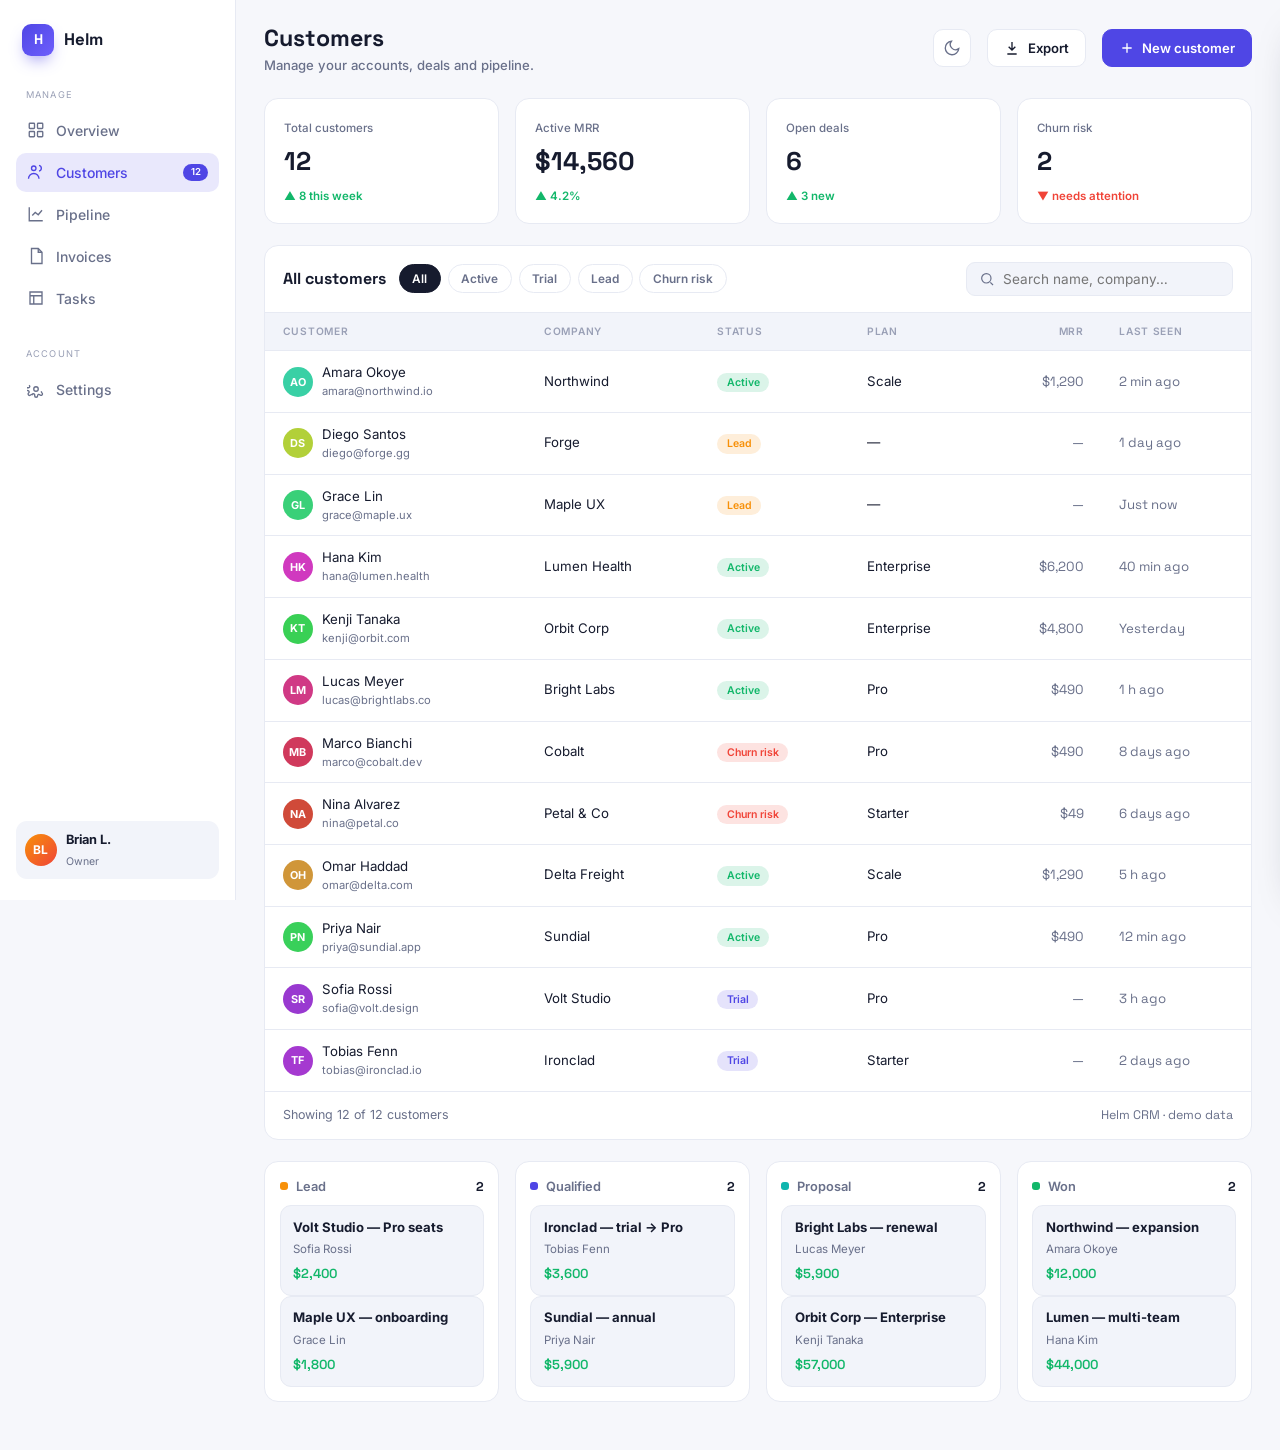
<file: admin-helm/index.html>
<!doctype html>
<html lang="en" data-theme="light">
<head>
<meta charset="utf-8" />
<meta name="viewport" content="width=device-width, initial-scale=1" />
<title>Helm CRM — Admin Panel Demo · Brian Laureano</title>
<meta name="description" content="A working admin / CRM panel — searchable customer table, filters, a live deal pipeline, add/edit records and a slide-over drawer. Demo build by Brian Laureano." />
<link rel="preconnect" href="https://fonts.googleapis.com" />
<link rel="preconnect" href="https://fonts.gstatic.com" crossorigin />
<link href="https://fonts.googleapis.com/css2?family=Inter:wght@400;500;600;700&family=Space+Grotesk:wght@500;600;700&display=swap" rel="stylesheet" />
<style>
  :root{
    --bg:#f6f7fb; --panel:#ffffff; --panel-2:#f2f4fa; --line:#e7eaf3;
    --ink:#161b2e; --muted:#69708a; --faint:#9aa0b6;
    --brand:#4f46e5; --brand-2:#6d5efc; --teal:#0fb5ae; --green:#12b76a; --amber:#f79009; --rose:#f04438;
    --radius:14px; --ease:cubic-bezier(.22,1,.36,1); --shadow:0 18px 40px -24px rgba(20,26,46,.4);
  }
  html[data-theme="dark"]{
    --bg:#0c1020; --panel:#141a2e; --panel-2:#0f1424; --line:#232a45;
    --ink:#eef1fb; --muted:#98a0bd; --faint:#5f688a; --shadow:0 18px 40px -24px rgba(0,0,0,.7);
  }
  *{box-sizing:border-box;margin:0;padding:0}
  body{background:var(--bg);color:var(--ink);font-family:"Inter",system-ui,sans-serif;font-size:14px;line-height:1.5;-webkit-font-smoothing:antialiased;overflow-x:hidden}
  h1,h2,h3,.g{font-family:"Space Grotesk","Inter",sans-serif}
  button,input,select{font-family:inherit}
  ::selection{background:var(--brand);color:#fff}

  .app{display:grid;grid-template-columns:236px 1fr;min-height:100vh}
  .side{background:var(--panel);border-right:1px solid var(--line);padding:1.3rem 1rem;display:flex;flex-direction:column;gap:1.4rem;position:sticky;top:0;height:100vh}
  .brand{display:flex;align-items:center;gap:.6rem;padding:.2rem .4rem}
  .brand__m{width:32px;height:32px;border-radius:9px;background:linear-gradient(135deg,var(--brand),var(--brand-2));display:grid;place-items:center;color:#fff;font-family:"Space Grotesk";font-weight:700;box-shadow:0 8px 18px -8px var(--brand)}
  .brand__n{font-family:"Space Grotesk";font-weight:700;font-size:1.05rem}
  .nav{display:flex;flex-direction:column;gap:.15rem}
  .nav__t{font-size:.58rem;text-transform:uppercase;letter-spacing:.14em;color:var(--faint);padding:.4rem .6rem}
  .n{display:flex;align-items:center;gap:.7rem;padding:.58rem .7rem;border-radius:10px;color:var(--muted);font-weight:500;cursor:pointer;transition:.18s;position:relative}
  .n svg{width:18px;height:18px;stroke:currentColor;fill:none;stroke-width:1.8}
  .n:hover{background:var(--panel-2);color:var(--ink)}
  .n.on{background:color-mix(in srgb,var(--brand) 12%,transparent);color:var(--brand)}
  .n .c{margin-left:auto;font-size:.6rem;background:var(--panel-2);color:var(--muted);border-radius:100px;padding:.1rem .45rem;font-weight:600}
  .n.on .c{background:var(--brand);color:#fff}
  .side__f{margin-top:auto;display:flex;align-items:center;gap:.6rem;padding:.55rem;border-radius:11px;background:var(--panel-2)}
  .av{border-radius:50%;display:grid;place-items:center;color:#fff;font-weight:700;flex:none}
  .side__f .av{width:32px;height:32px;font-size:.75rem;background:linear-gradient(135deg,var(--amber),var(--rose))}
  .side__f b{font-size:.8rem;display:block}.side__f small{color:var(--muted);font-size:.66rem}

  .main{padding:1.3rem clamp(1rem,2.2vw,1.9rem) 3rem;min-width:0}
  .top{display:flex;align-items:center;gap:1rem;margin-bottom:1.4rem;flex-wrap:wrap}
  .top h1{font-size:1.45rem}
  .top h1 span{display:block;font-family:"Inter";font-weight:500;font-size:.82rem;color:var(--muted)}
  .btn{border:1px solid var(--line);background:var(--panel);color:var(--ink);font-weight:600;font-size:.82rem;padding:.6rem 1rem;border-radius:10px;cursor:pointer;display:inline-flex;align-items:center;gap:.45rem;transition:.18s}
  .btn:hover{border-color:var(--brand);color:var(--brand)}
  .btn svg{width:16px;height:16px;stroke:currentColor;fill:none;stroke-width:2}
  .btn--p{background:var(--brand);border-color:var(--brand);color:#fff}.btn--p:hover{background:var(--brand-2);color:#fff}
  .ml-a{margin-left:auto}

  .stats{display:grid;grid-template-columns:repeat(4,1fr);gap:1rem;margin-bottom:1.3rem}
  @media(max-width:900px){.stats{grid-template-columns:repeat(2,1fr)}}
  .stat{background:var(--panel);border:1px solid var(--line);border-radius:var(--radius);padding:1.1rem 1.2rem}
  .stat small{color:var(--muted);font-size:.72rem;font-weight:500}
  .stat b{font-family:"Space Grotesk";font-size:1.6rem;font-weight:700;display:block;margin:.25rem 0}
  .stat .d{font-size:.72rem;font-weight:600}.d.up{color:var(--green)}.d.down{color:var(--rose)}

  .panel{background:var(--panel);border:1px solid var(--line);border-radius:var(--radius);overflow:hidden}
  .panel__h{display:flex;align-items:center;gap:.8rem;padding:1rem 1.1rem;border-bottom:1px solid var(--line);flex-wrap:wrap}
  .panel__h h3{font-size:1rem}
  .search{display:flex;align-items:center;gap:.5rem;background:var(--panel-2);border:1px solid var(--line);border-radius:9px;padding:.5rem .8rem;color:var(--muted);min-width:190px}
  .search input{background:none;border:0;color:var(--ink);outline:none;font-size:.85rem;width:100%}
  .search svg{width:16px;height:16px;stroke:currentColor;fill:none;stroke-width:1.8;flex:none}
  .chips{display:flex;gap:.4rem;flex-wrap:wrap}
  .chip{border:1px solid var(--line);background:var(--panel);color:var(--muted);font-size:.74rem;font-weight:600;padding:.4rem .8rem;border-radius:100px;cursor:pointer;transition:.15s}
  .chip:hover{color:var(--ink)}.chip.on{background:var(--ink);color:var(--panel);border-color:var(--ink)}

  table{width:100%;border-collapse:collapse}
  th{text-align:left;font-size:.64rem;text-transform:uppercase;letter-spacing:.07em;color:var(--faint);font-weight:600;padding:.7rem 1.1rem;background:var(--panel-2)}
  th.sort{cursor:pointer;user-select:none}th.sort:hover{color:var(--ink)}
  td{padding:.75rem 1.1rem;border-top:1px solid var(--line);font-size:.83rem;vertical-align:middle}
  tbody tr{cursor:pointer;transition:.12s}tbody tr:hover{background:var(--panel-2)}
  .u{display:flex;align-items:center;gap:.6rem}
  .u .av{width:30px;height:30px;font-size:.68rem}
  .u small{display:block;color:var(--muted);font-size:.7rem}
  .pill{font-size:.66rem;font-weight:600;padding:.2rem .6rem;border-radius:100px;white-space:nowrap}
  .pill.lead{color:var(--amber);background:color-mix(in srgb,var(--amber) 15%,transparent)}
  .pill.active{color:var(--green);background:color-mix(in srgb,var(--green) 15%,transparent)}
  .pill.churn{color:var(--rose);background:color-mix(in srgb,var(--rose) 15%,transparent)}
  .pill.trial{color:var(--brand);background:color-mix(in srgb,var(--brand) 15%,transparent)}
  .mono{font-family:"Space Grotesk";color:var(--muted)}
  .t-right{text-align:right}
  .empty{padding:3rem;text-align:center;color:var(--muted)}
  .panel__f{display:flex;align-items:center;justify-content:space-between;padding:.9rem 1.1rem;border-top:1px solid var(--line);color:var(--muted);font-size:.78rem}

  /* pipeline */
  .cols{display:grid;grid-template-columns:repeat(4,1fr);gap:1rem;margin-top:1.3rem}
  @media(max-width:900px){.cols{grid-template-columns:1fr 1fr}}
  .kcol{background:var(--panel);border:1px solid var(--line);border-radius:var(--radius);padding:.9rem;display:flex;flex-direction:column;gap:.6rem}
  .kcol__h{display:flex;align-items:center;gap:.5rem;font-weight:600;font-size:.8rem;color:var(--muted)}
  .kcol__h i{width:8px;height:8px;border-radius:3px}
  .kcol__h b{margin-left:auto;color:var(--ink);font-family:"Space Grotesk"}
  .deal{background:var(--panel-2);border:1px solid var(--line);border-radius:11px;padding:.7rem .8rem;cursor:grab;transition:.15s}
  .deal:hover{border-color:var(--brand);transform:translateY(-2px)}
  .deal b{font-size:.82rem;display:block}
  .deal small{color:var(--muted);font-size:.72rem}
  .deal .v{font-family:"Space Grotesk";color:var(--green);font-weight:600;font-size:.82rem;margin-top:.35rem;display:block}

  /* drawer */
  .scrim{position:fixed;inset:0;background:rgba(10,14,32,.5);opacity:0;pointer-events:none;transition:.3s;z-index:40}
  .scrim.on{opacity:1;pointer-events:auto}
  .drawer{position:fixed;top:0;right:0;height:100vh;width:min(430px,92vw);background:var(--panel);border-left:1px solid var(--line);
    transform:translateX(100%);transition:transform .35s var(--ease);z-index:50;display:flex;flex-direction:column;box-shadow:var(--shadow)}
  .drawer.on{transform:none}
  .drawer__h{display:flex;align-items:center;gap:1rem;padding:1.2rem;border-bottom:1px solid var(--line)}
  .drawer__h .av{width:46px;height:46px;font-size:1rem;background:linear-gradient(135deg,var(--brand),var(--teal))}
  .drawer__h h3{font-size:1.1rem}.drawer__h small{color:var(--muted)}
  .x{margin-left:auto;width:34px;height:34px;border-radius:9px;border:1px solid var(--line);background:none;color:var(--muted);cursor:pointer;font-size:1.1rem}
  .drawer__b{padding:1.2rem;overflow:auto;display:flex;flex-direction:column;gap:1.1rem}
  .field{display:flex;flex-direction:column;gap:.35rem}
  .field label{font-size:.68rem;text-transform:uppercase;letter-spacing:.06em;color:var(--faint);font-weight:600}
  .field input,.field select{background:var(--panel-2);border:1px solid var(--line);border-radius:9px;padding:.6rem .7rem;color:var(--ink);font-size:.85rem;outline:none}
  .field input:focus,.field select:focus{border-color:var(--brand)}
  .row2{display:grid;grid-template-columns:1fr 1fr;gap:.8rem}
  .note{background:var(--panel-2);border:1px solid var(--line);border-radius:10px;padding:.8rem;font-size:.8rem;color:var(--muted)}
  .drawer__f{margin-top:auto;padding:1rem 1.2rem;border-top:1px solid var(--line);display:flex;gap:.6rem}

  .icon-btn{width:38px;height:38px;display:grid;place-items:center;background:var(--panel);border:1px solid var(--line);border-radius:10px;color:var(--muted);cursor:pointer}
  .icon-btn:hover{color:var(--ink);border-color:var(--brand)}
  .icon-btn svg{width:18px;height:18px;stroke:currentColor;fill:none;stroke-width:1.8}
  .toast{position:fixed;bottom:20px;left:50%;transform:translate(-50%,20px);background:var(--ink);color:var(--panel);padding:.7rem 1.1rem;border-radius:10px;font-size:.82rem;font-weight:500;opacity:0;pointer-events:none;transition:.3s;z-index:60}
  .toast.on{opacity:1;transform:translate(-50%,0)}
  .reveal{opacity:0;transform:translateY(12px)}.reveal.in{opacity:1;transform:none;transition:.5s var(--ease)}
  @media(max-width:820px){.app{grid-template-columns:1fr}.side{display:none}.stats{grid-template-columns:1fr 1fr}}
  @media(prefers-reduced-motion:reduce){*{transition:none!important}}
</style>
</head>
<body>
<div class="app">
  <aside class="side">
    <div class="brand"><div class="brand__m">H</div><div class="brand__n">Helm</div></div>
    <nav class="nav">
      <span class="nav__t">Manage</span>
      <div class="n"><svg viewBox="0 0 24 24"><rect x="3" y="3" width="7" height="7" rx="1"/><rect x="14" y="3" width="7" height="7" rx="1"/><rect x="14" y="14" width="7" height="7" rx="1"/><rect x="3" y="14" width="7" height="7" rx="1"/></svg>Overview</div>
      <div class="n on"><svg viewBox="0 0 24 24"><circle cx="9" cy="7" r="3"/><path d="M2 21a7 7 0 0 1 14 0"/><path d="M16 3.1a4 4 0 0 1 0 7.8"/></svg>Customers<span class="c" id="navCount">—</span></div>
      <div class="n"><svg viewBox="0 0 24 24"><path d="M3 3v18h18"/><path d="M7 14l4-4 4 3 5-6"/></svg>Pipeline</div>
      <div class="n"><svg viewBox="0 0 24 24"><path d="M6 2h9l5 5v15H6z"/><path d="M15 2v5h5"/></svg>Invoices</div>
      <div class="n"><svg viewBox="0 0 24 24"><path d="M4 4h16v16H4z"/><path d="M4 9h16M9 9v11"/></svg>Tasks</div>
    </nav>
    <nav class="nav">
      <span class="nav__t">Account</span>
      <div class="n"><svg viewBox="0 0 24 24"><circle cx="12" cy="12" r="3"/><path d="M19.4 15a1.6 1.6 0 0 0 .3 1.8l.1.1a2 2 0 1 1-2.8 2.8l-.1-.1a1.6 1.6 0 0 0-2.7 1.1V21a2 2 0 1 1-4 0v-.1A1.6 1.6 0 0 0 7 19.4a1.6 1.6 0 0 0-1.8.3l-.1.1a2 2 0 1 1-2.8-2.8l.1-.1a1.6 1.6 0 0 0-1.1-2.7H1a2 2 0 1 1 0-4h.1A1.6 1.6 0 0 0 2.6 7"/></svg>Settings</div>
    </nav>
    <div class="side__f"><div class="av">BL</div><div><b>Brian L.</b><small>Owner</small></div></div>
  </aside>

  <main class="main">
    <div class="top">
      <h1>Customers <span>Manage your accounts, deals and pipeline.</span></h1>
      <button class="icon-btn ml-a" id="theme" title="Theme"><svg id="tico" viewBox="0 0 24 24"><path d="M21 12.8A9 9 0 1 1 11.2 3a7 7 0 0 0 9.8 9.8z"/></svg></button>
      <button class="btn" id="export"><svg viewBox="0 0 24 24"><path d="M12 3v12M7 10l5 5 5-5M5 21h14"/></svg>Export</button>
      <button class="btn btn--p" id="add"><svg viewBox="0 0 24 24"><path d="M12 5v14M5 12h14"/></svg>New customer</button>
    </div>

    <div class="stats">
      <div class="stat reveal"><small>Total customers</small><b id="s1">0</b><span class="d up">▲ 8 this week</span></div>
      <div class="stat reveal"><small>Active MRR</small><b id="s2">$0</b><span class="d up">▲ 4.2%</span></div>
      <div class="stat reveal"><small>Open deals</small><b id="s3">0</b><span class="d up">▲ 3 new</span></div>
      <div class="stat reveal"><small>Churn risk</small><b id="s4">0</b><span class="d down">▼ needs attention</span></div>
    </div>

    <section class="panel reveal">
      <div class="panel__h">
        <h3>All customers</h3>
        <div class="chips" id="chips">
          <button class="chip on" data-f="all">All</button>
          <button class="chip" data-f="active">Active</button>
          <button class="chip" data-f="trial">Trial</button>
          <button class="chip" data-f="lead">Lead</button>
          <button class="chip" data-f="churn">Churn risk</button>
        </div>
        <div class="search ml-a">
          <svg viewBox="0 0 24 24"><circle cx="11" cy="11" r="7"/><path d="M21 21l-4-4"/></svg>
          <input id="q" placeholder="Search name, company…" aria-label="Search" />
        </div>
      </div>
      <table>
        <thead><tr>
          <th class="sort" data-s="name">Customer</th>
          <th class="sort" data-s="company">Company</th>
          <th>Status</th>
          <th class="sort" data-s="plan">Plan</th>
          <th class="sort t-right" data-s="mrr">MRR</th>
          <th class="sort" data-s="seen">Last seen</th>
        </tr></thead>
        <tbody id="tbody"></tbody>
      </table>
      <div class="panel__f"><span id="count">—</span><span class="mono">Helm CRM · demo data</span></div>
    </section>

    <div class="cols">
      <div class="kcol reveal"><div class="kcol__h"><i style="background:var(--amber)"></i>Lead <b id="pc0">0</b></div><div id="p0"></div></div>
      <div class="kcol reveal"><div class="kcol__h"><i style="background:var(--brand)"></i>Qualified <b id="pc1">0</b></div><div id="p1"></div></div>
      <div class="kcol reveal"><div class="kcol__h"><i style="background:var(--teal)"></i>Proposal <b id="pc2">0</b></div><div id="p2"></div></div>
      <div class="kcol reveal"><div class="kcol__h"><i style="background:var(--green)"></i>Won <b id="pc3">0</b></div><div id="p3"></div></div>
    </div>
  </main>
</div>

<!-- drawer -->
<div class="scrim" id="scrim"></div>
<aside class="drawer" id="drawer">
  <div class="drawer__h">
    <div class="av" id="dAv">?</div>
    <div><h3 id="dTitle">New customer</h3><small id="dSub">Add a record</small></div>
    <button class="x" id="close">✕</button>
  </div>
  <div class="drawer__b">
    <div class="row2">
      <div class="field"><label>Full name</label><input id="fName" placeholder="Jane Doe"/></div>
      <div class="field"><label>Company</label><input id="fCompany" placeholder="Acme Inc."/></div>
    </div>
    <div class="field"><label>Email</label><input id="fEmail" placeholder="jane@acme.com"/></div>
    <div class="row2">
      <div class="field"><label>Status</label><select id="fStatus"><option value="lead">Lead</option><option value="trial">Trial</option><option value="active">Active</option><option value="churn">Churn risk</option></select></div>
      <div class="field"><label>Plan</label><select id="fPlan"><option>Starter</option><option>Pro</option><option>Scale</option><option>Enterprise</option></select></div>
    </div>
    <div class="field"><label>MRR (US$)</label><input id="fMrr" type="number" placeholder="490"/></div>
    <div class="note" id="dNote">Fields are fully interactive — add, edit and save records live. This is demo data held in memory.</div>
  </div>
  <div class="drawer__f">
    <button class="btn" id="delBtn" style="display:none">Delete</button>
    <button class="btn ml-a" id="cancel">Cancel</button>
    <button class="btn btn--p" id="save">Save</button>
  </div>
</aside>
<div class="toast" id="toast"></div>

<script>
(function(){
  const $=(s,r=document)=>r.querySelector(s), $$=(s,r=document)=>[...r.querySelectorAll(s)];
  const money=n=>'$'+Number(n).toLocaleString('en-US');

  let DATA=[
    ['Amara Okoye','Northwind','amara@northwind.io','active','Scale',1290,'2 min ago'],
    ['Lucas Meyer','Bright Labs','lucas@brightlabs.co','active','Pro',490,'1 h ago'],
    ['Sofia Rossi','Volt Studio','sofia@volt.design','trial','Pro',0,'3 h ago'],
    ['Kenji Tanaka','Orbit Corp','kenji@orbit.com','active','Enterprise',4800,'Yesterday'],
    ['Nina Alvarez','Petal & Co','nina@petal.co','churn','Starter',49,'6 days ago'],
    ['Omar Haddad','Delta Freight','omar@delta.com','active','Scale',1290,'5 h ago'],
    ['Grace Lin','Maple UX','grace@maple.ux','lead','—',0,'Just now'],
    ['Tobias Fenn','Ironclad','tobias@ironclad.io','trial','Starter',0,'2 days ago'],
    ['Priya Nair','Sundial','priya@sundial.app','active','Pro',490,'12 min ago'],
    ['Marco Bianchi','Cobalt','marco@cobalt.dev','churn','Pro',490,'8 days ago'],
    ['Hana Kim','Lumen Health','hana@lumen.health','active','Enterprise',6200,'40 min ago'],
    ['Diego Santos','Forge','diego@forge.gg','lead','—',0,'1 day ago'],
  ].map((r,i)=>({id:i+1,name:r[0],company:r[1],email:r[2],status:r[3],plan:r[4],mrr:r[5],seen:r[6]}));

  const ini=n=>n.split(' ').map(w=>w[0]).slice(0,2).join('').toUpperCase();
  const hue=n=>{let h=0;for(const c of n)h=(h*31+c.charCodeAt(0))%360;return h;};
  const STLABEL={lead:'Lead',trial:'Trial',active:'Active',churn:'Churn risk'};

  let filter='all', query='', sortKey='name', sortDir=1, editId=null;

  function view(){
    let rows=DATA.filter(d=>filter==='all'||d.status===filter)
      .filter(d=>{const q=query.toLowerCase();return !q||d.name.toLowerCase().includes(q)||d.company.toLowerCase().includes(q)||d.email.toLowerCase().includes(q);});
    rows.sort((a,b)=>{const x=a[sortKey],y=b[sortKey];return (typeof x==='number'?x-y:(''+x).localeCompare(''+y))*sortDir;});
    return rows;
  }
  function render(){
    const rows=view(), tb=$('#tbody');
    tb.innerHTML=rows.length?rows.map(d=>`
      <tr data-id="${d.id}">
        <td><div class="u"><div class="av" style="background:hsl(${hue(d.name)} 62% 52%)">${ini(d.name)}</div>
          <div>${d.name}<small>${d.email}</small></div></div></td>
        <td>${d.company}</td>
        <td><span class="pill ${d.status}">${STLABEL[d.status]}</span></td>
        <td>${d.plan}</td>
        <td class="t-right mono">${d.mrr?money(d.mrr):'—'}</td>
        <td class="mono">${d.seen}</td>
      </tr>`).join('')
      :`<tr><td colspan="6"><div class="empty">No customers match your filters.<br><small>Try clearing the search or filter.</small></div></td></tr>`;
    $('#count').textContent=`Showing ${rows.length} of ${DATA.length} customers`;
    $('#navCount').textContent=DATA.length;
    $$('#tbody tr[data-id]').forEach(tr=>tr.addEventListener('click',()=>openEdit(+tr.dataset.id)));
    stats(); pipeline();
  }
  function stats(){
    $('#s1').textContent=DATA.length;
    $('#s2').textContent=money(DATA.filter(d=>d.status==='active').reduce((s,d)=>s+d.mrr,0));
    $('#s3').textContent=DEALS.filter(d=>d.stage<3).length;
    $('#s4').textContent=DATA.filter(d=>d.status==='churn').length;
  }

  const DEALS=[
    {name:'Northwind — expansion',co:'Amara Okoye',v:12000,stage:3},
    {name:'Bright Labs — renewal',co:'Lucas Meyer',v:5900,stage:2},
    {name:'Volt Studio — Pro seats',co:'Sofia Rossi',v:2400,stage:0},
    {name:'Orbit Corp — Enterprise',co:'Kenji Tanaka',v:57000,stage:2},
    {name:'Maple UX — onboarding',co:'Grace Lin',v:1800,stage:0},
    {name:'Ironclad — trial → Pro',co:'Tobias Fenn',v:3600,stage:1},
    {name:'Sundial — annual',co:'Priya Nair',v:5900,stage:1},
    {name:'Lumen — multi-team',co:'Hana Kim',v:44000,stage:3},
  ];
  function pipeline(){
    for(let s=0;s<4;s++){
      const list=DEALS.filter(d=>d.stage===s);
      $('#pc'+s).textContent=list.length;
      $('#p'+s).innerHTML=list.map(d=>`<div class="deal" draggable="true"><b>${d.name}</b><small>${d.co}</small><span class="v">${money(d.v)}</span></div>`).join('');
    }
  }

  /* drawer */
  const drawer=$('#drawer'), scrim=$('#scrim');
  function openDrawer(){scrim.classList.add('on');drawer.classList.add('on');}
  function closeDrawer(){scrim.classList.remove('on');drawer.classList.remove('on');}
  function openNew(){
    editId=null; $('#dTitle').textContent='New customer'; $('#dSub').textContent='Add a record';
    $('#dAv').textContent='+'; $('#dAv').style.background='var(--panel-2)'; $('#dAv').style.color='var(--muted)';
    $('#fName').value='';$('#fCompany').value='';$('#fEmail').value='';$('#fStatus').value='lead';$('#fPlan').value='Starter';$('#fMrr').value='';
    $('#delBtn').style.display='none'; openDrawer(); $('#fName').focus();
  }
  function openEdit(id){
    const d=DATA.find(x=>x.id===id); if(!d)return; editId=id;
    $('#dTitle').textContent=d.name; $('#dSub').textContent=d.company;
    $('#dAv').textContent=ini(d.name); $('#dAv').style.background=`hsl(${hue(d.name)} 62% 52%)`; $('#dAv').style.color='#fff';
    $('#fName').value=d.name;$('#fCompany').value=d.company;$('#fEmail').value=d.email;
    $('#fStatus').value=d.status;$('#fPlan').value=d.plan==='—'?'Starter':d.plan;$('#fMrr').value=d.mrr||'';
    $('#delBtn').style.display='inline-flex'; openDrawer();
  }
  function save(){
    const rec={name:$('#fName').value.trim()||'Untitled',company:$('#fCompany').value.trim()||'—',
      email:$('#fEmail').value.trim()||'—',status:$('#fStatus').value,plan:$('#fPlan').value,mrr:+$('#fMrr').value||0,seen:'Just now'};
    if(editId){Object.assign(DATA.find(x=>x.id===editId),rec);toast('Customer updated');}
    else{DATA.unshift({id:Date.now(),...rec});toast('Customer added');}
    closeDrawer();render();
  }
  function del(){if(editId){DATA=DATA.filter(x=>x.id!==editId);toast('Customer deleted');closeDrawer();render();}}

  let tt;
  function toast(m){const t=$('#toast');t.textContent=m;t.classList.add('on');clearTimeout(tt);tt=setTimeout(()=>t.classList.remove('on'),2000);}

  /* events */
  $('#add').addEventListener('click',openNew);
  $('#close').addEventListener('click',closeDrawer);
  $('#cancel').addEventListener('click',closeDrawer);
  $('#scrim').addEventListener('click',closeDrawer);
  $('#save').addEventListener('click',save);
  $('#delBtn').addEventListener('click',del);
  $('#export').addEventListener('click',()=>toast('Exported '+view().length+' rows to CSV'));
  $('#q').addEventListener('input',e=>{query=e.target.value;render();});
  $$('#chips .chip').forEach(c=>c.addEventListener('click',()=>{$$('#chips .chip').forEach(x=>x.classList.remove('on'));c.classList.add('on');filter=c.dataset.f;render();}));
  $$('th.sort').forEach(th=>th.addEventListener('click',()=>{const k=th.dataset.s;sortDir=sortKey===k?-sortDir:1;sortKey=k;render();}));
  document.addEventListener('keydown',e=>{if(e.key==='Escape')closeDrawer();});
  $('#theme').addEventListener('click',()=>{
    const h=document.documentElement,n=h.getAttribute('data-theme')==='dark'?'light':'dark';h.setAttribute('data-theme',n);
    $('#tico').innerHTML=n==='dark'?'<path d="M21 12.8A9 9 0 1 1 11.2 3a7 7 0 0 0 9.8 9.8z"/>':'<circle cx="12" cy="12" r="4"/><path d="M12 2v2M12 20v2M4 12H2M22 12h-2M5 5l1.5 1.5M17.5 17.5 19 19M5 19l1.5-1.5M17.5 6.5 19 5"/>';
  });

  render();
  // app (não scroll-story): revela no load com stagger — robusto dentro de iframe
  const cards=$$('.reveal');
  cards.forEach((el,i)=>el.style.transitionDelay=(Math.min(i,8)*55)+'ms');
  requestAnimationFrame(()=>requestAnimationFrame(()=>cards.forEach(el=>el.classList.add('in'))));
})();
</script>
</body>
</html>
</file>
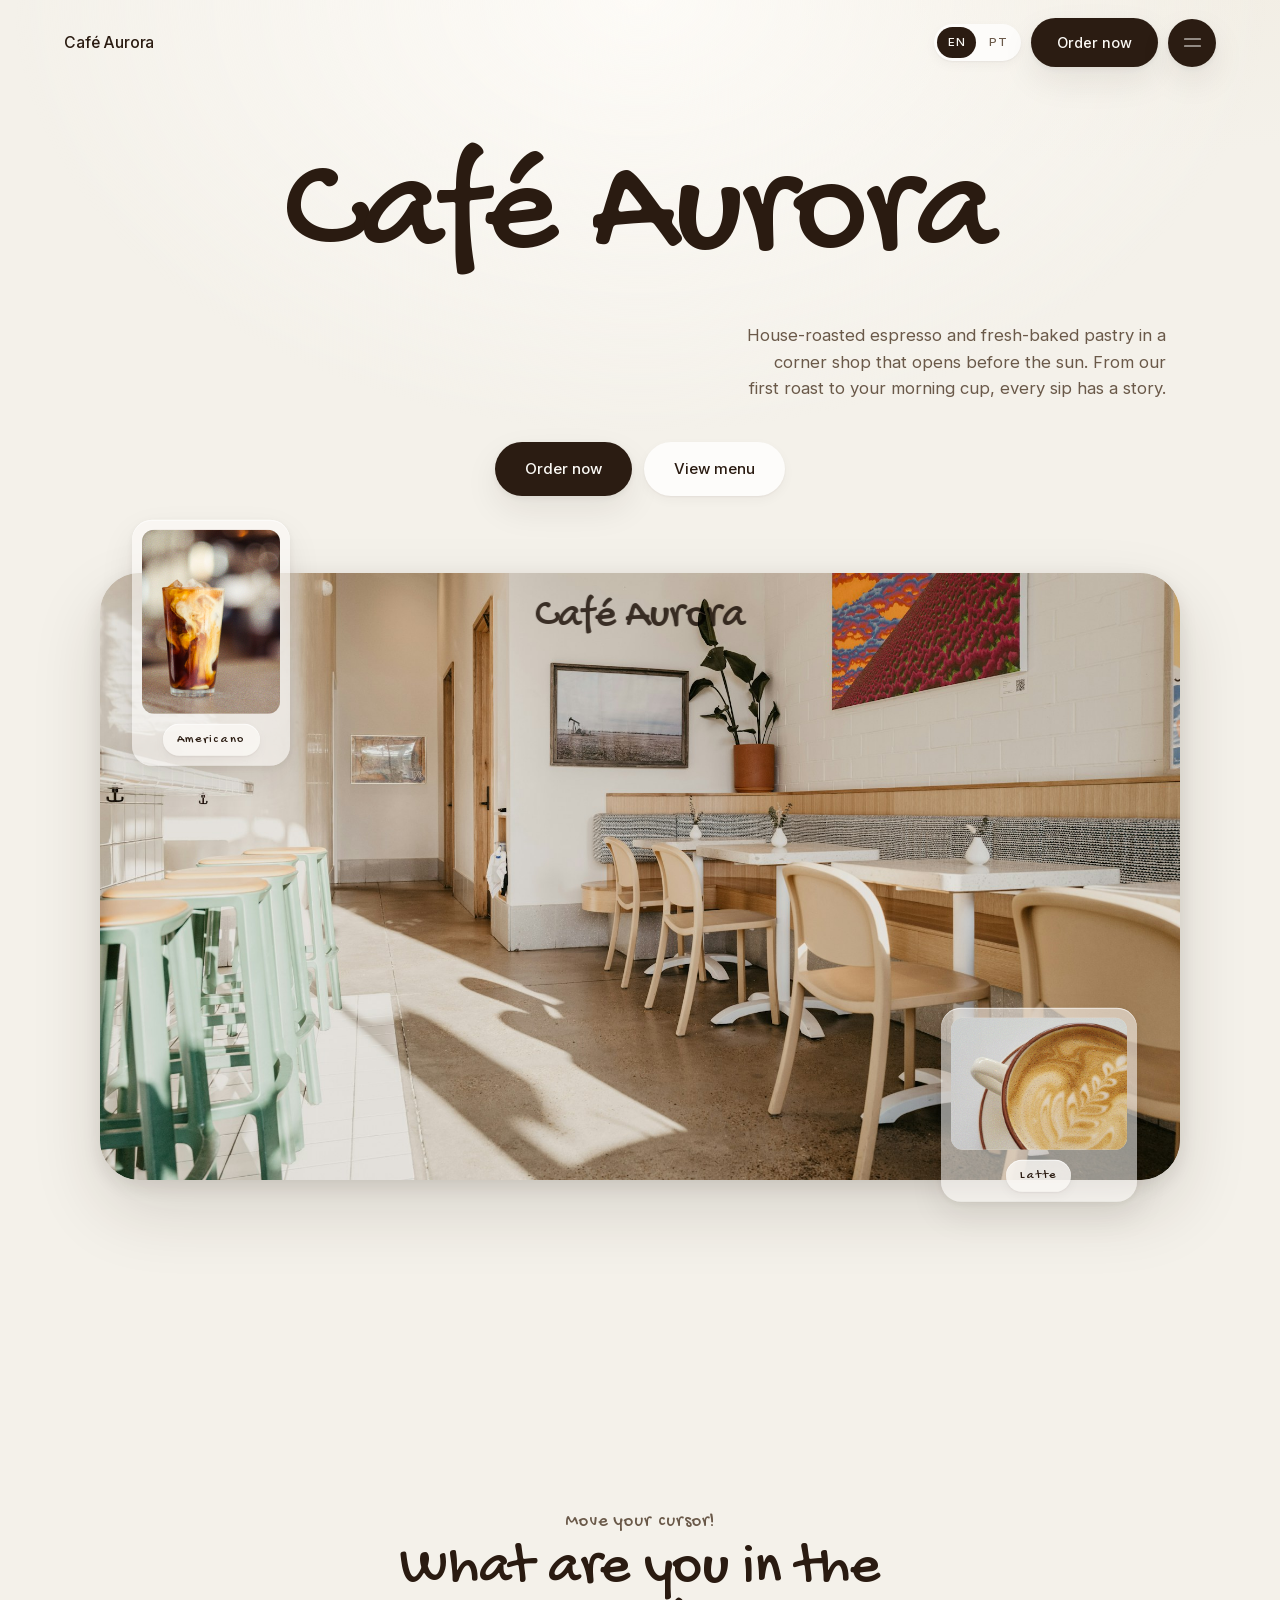
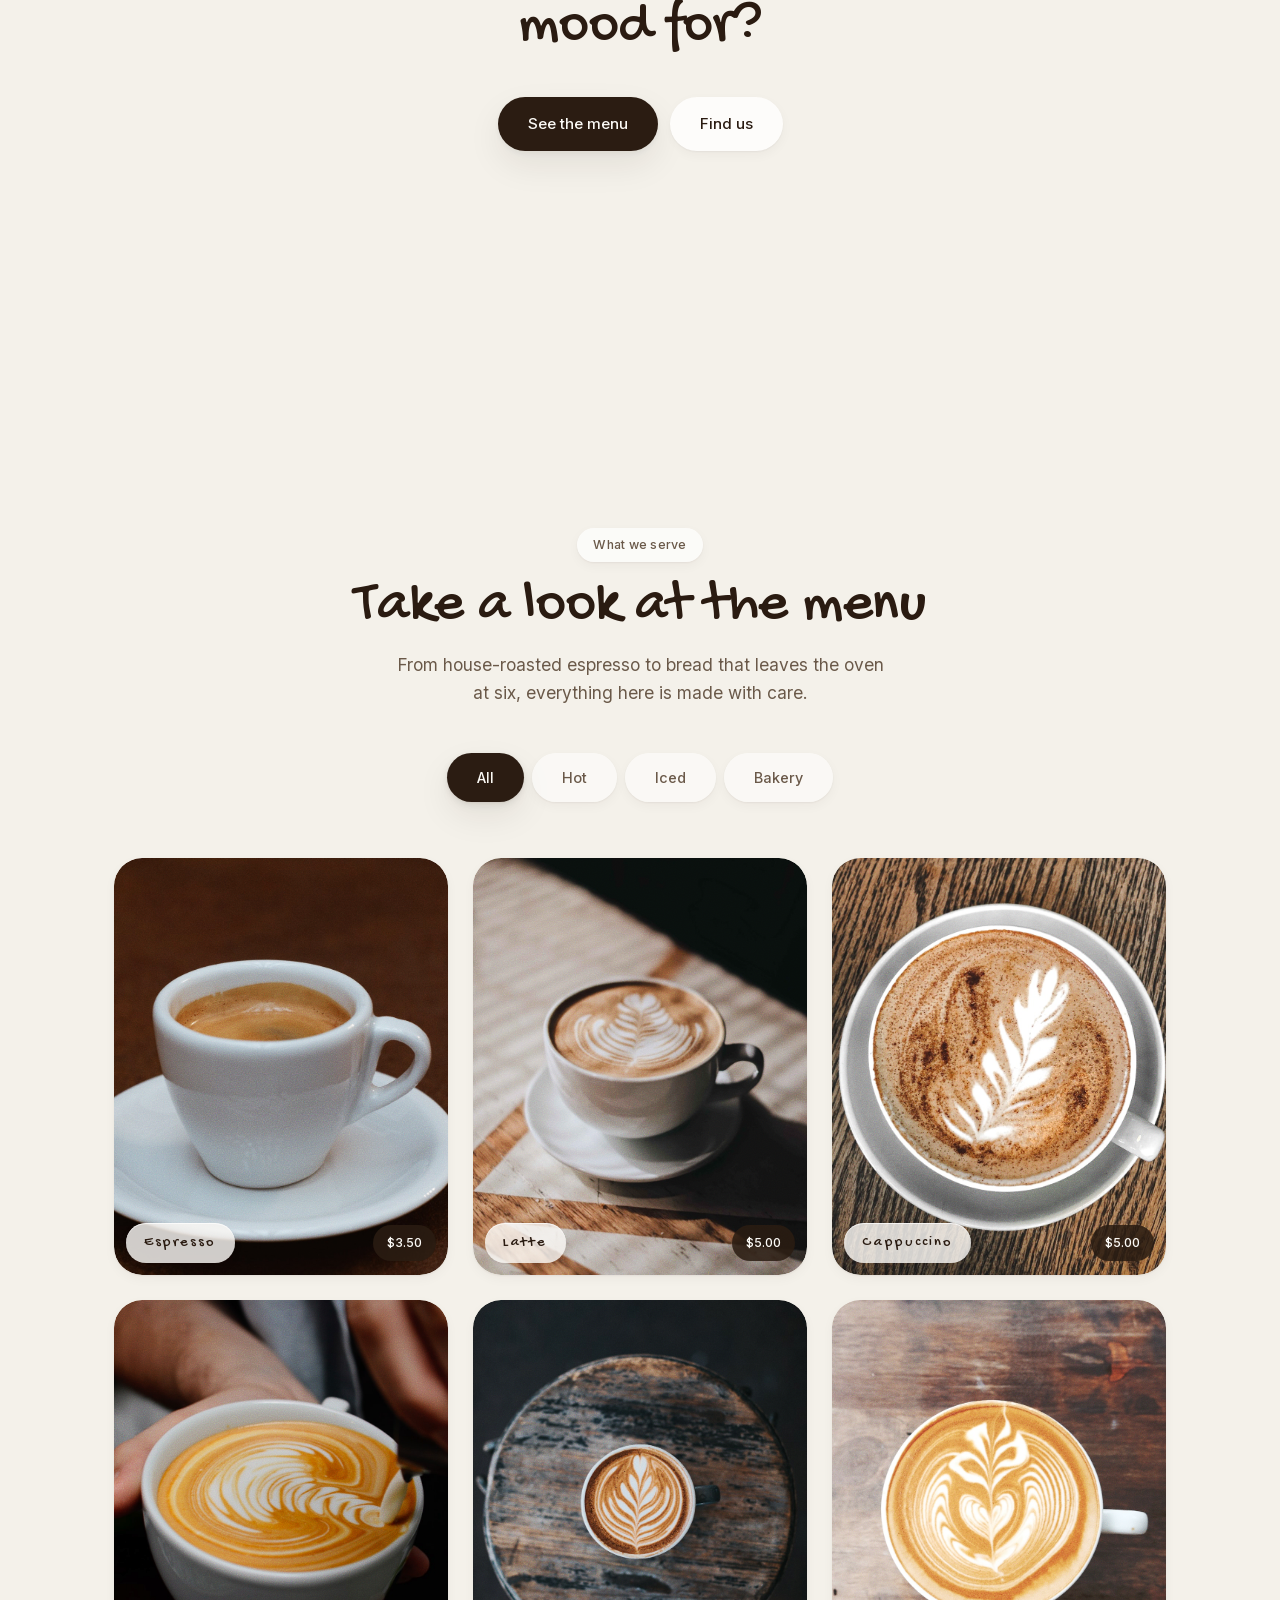
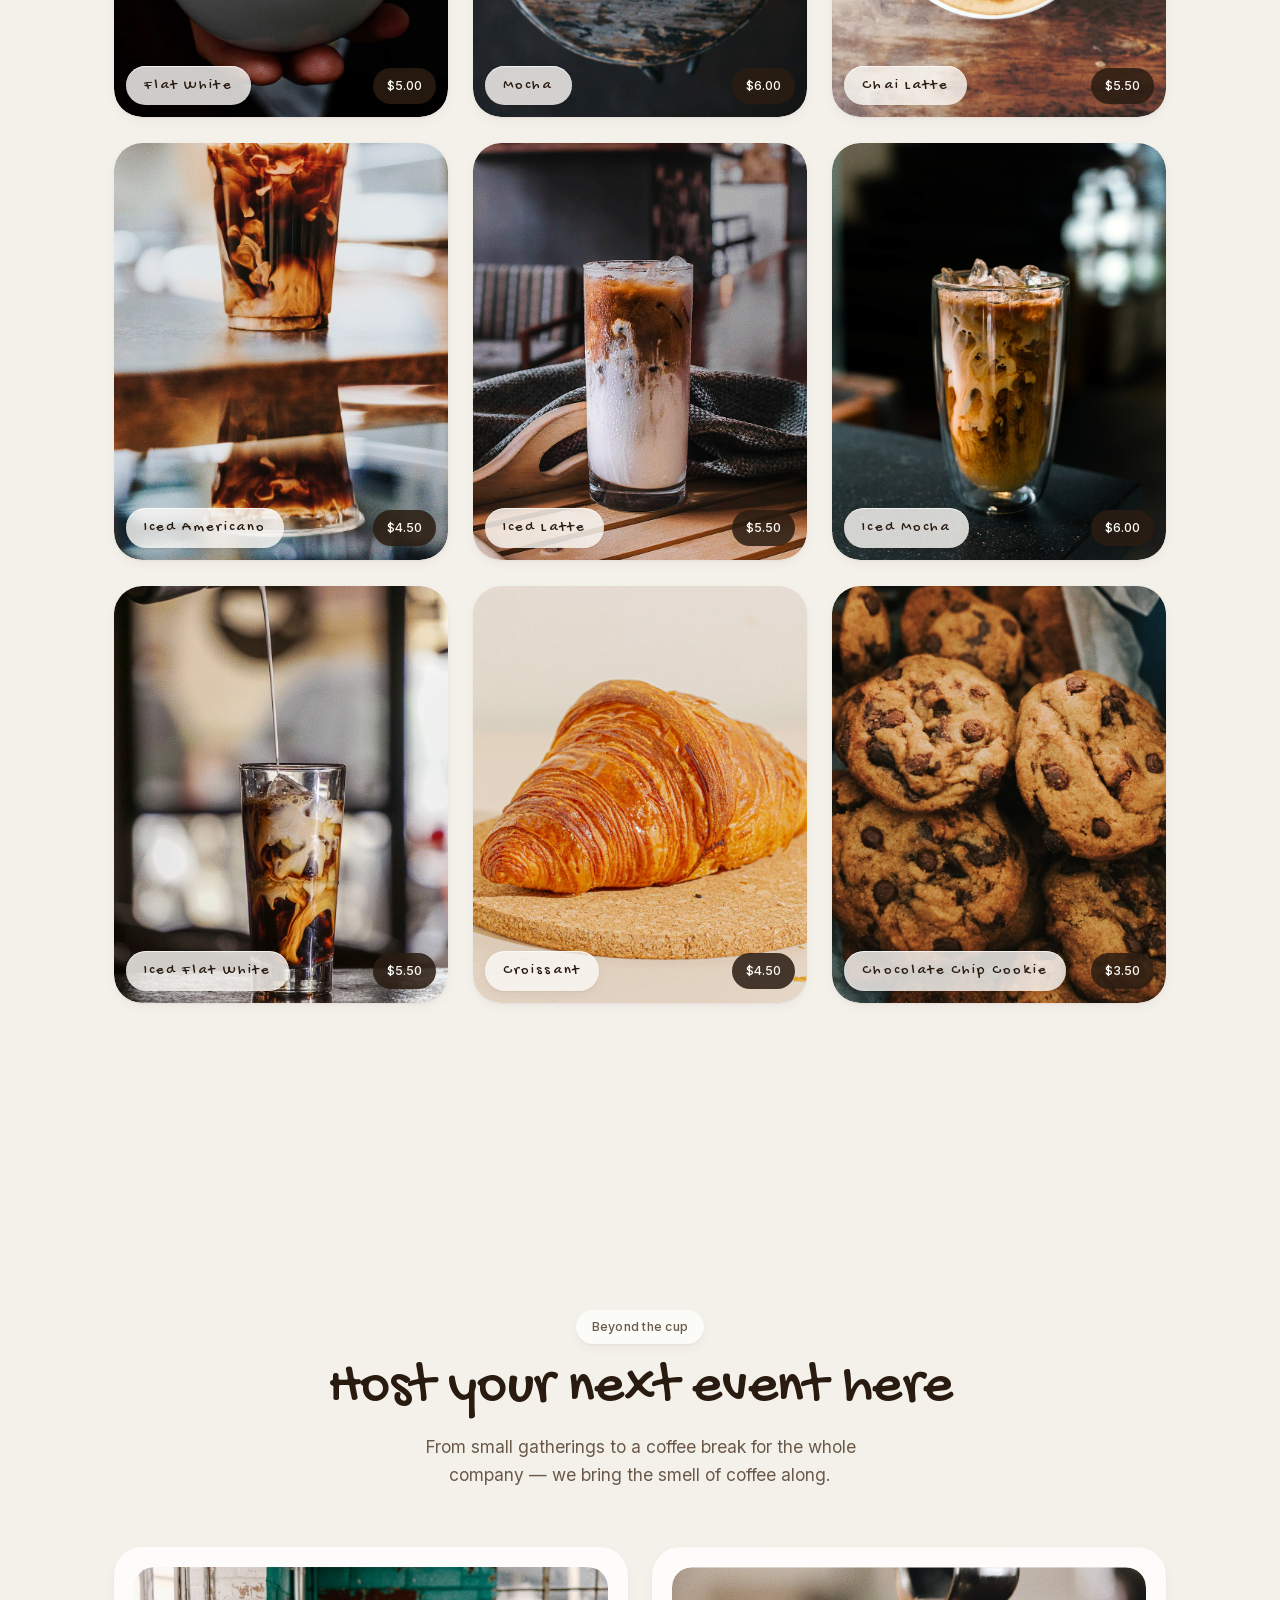
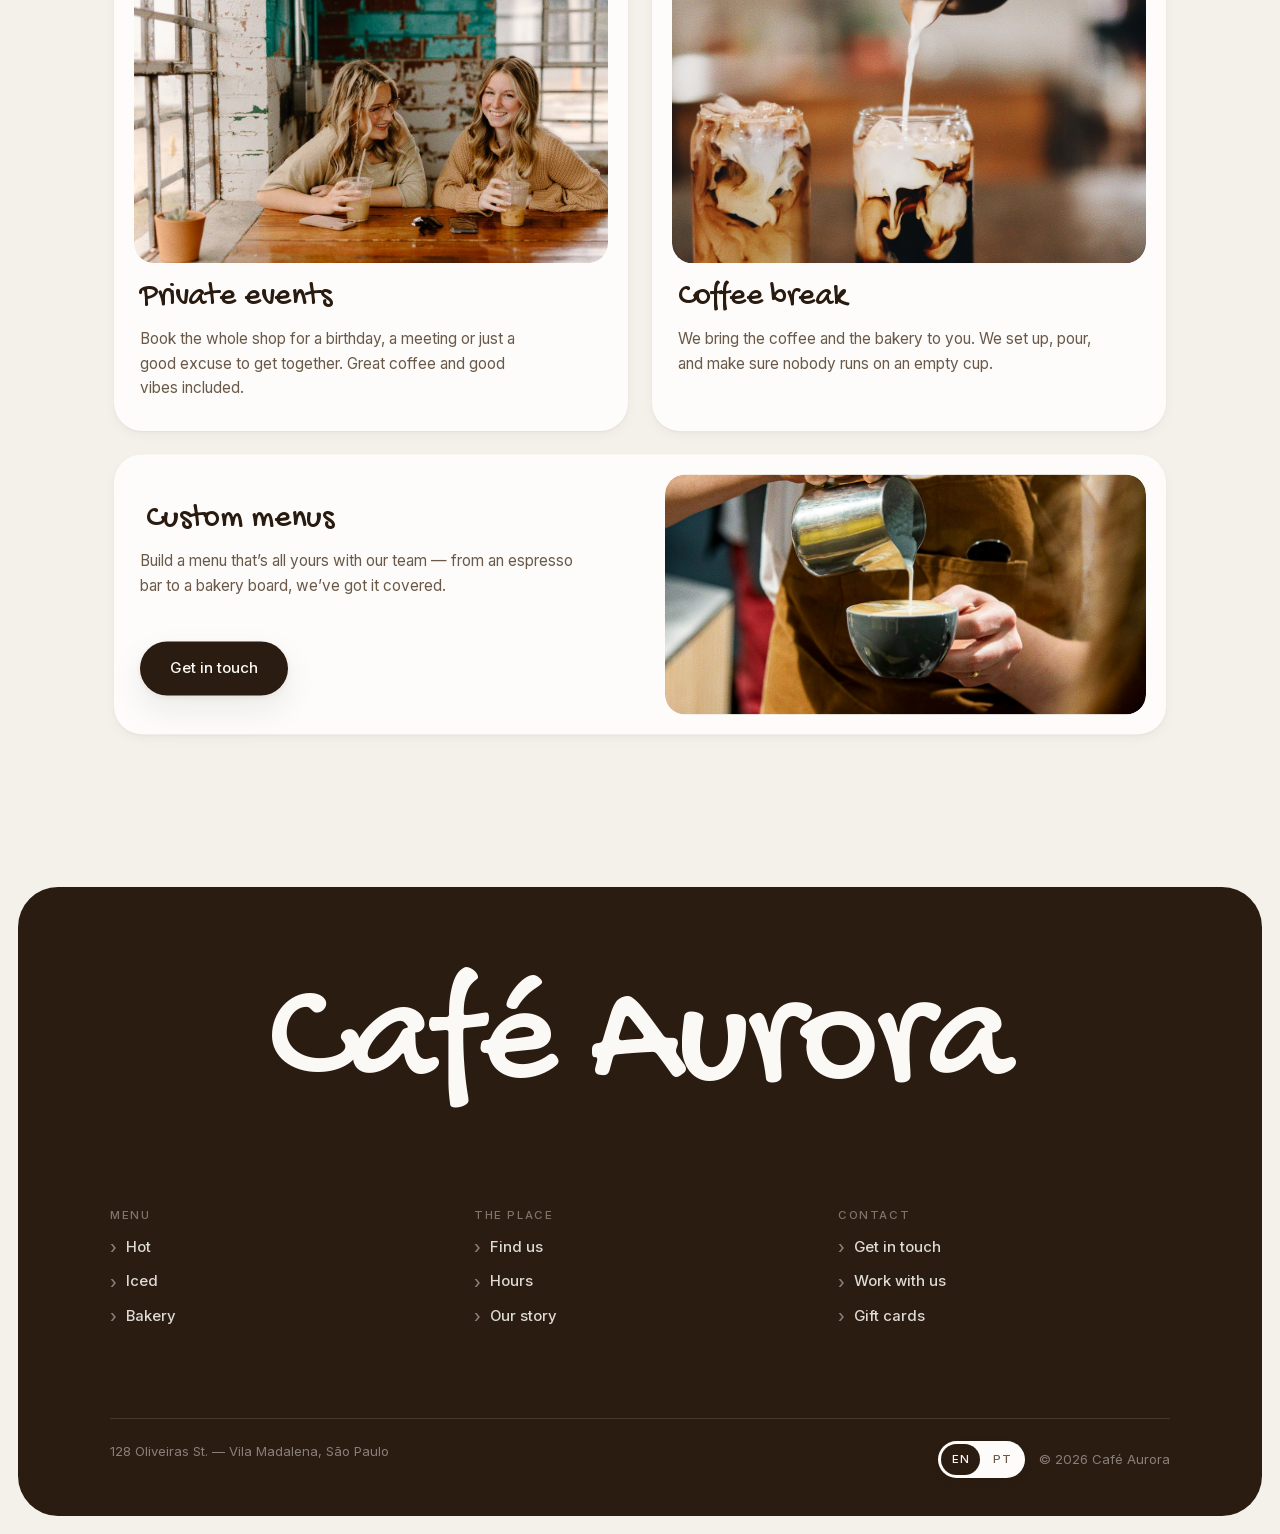
<file: cafe-aurora/index.html>
<!DOCTYPE html><html lang="en" class="gochi_hand_4ec46e36-module__OIZN8q__variable inter_bc91fc8d-module__8isj1G__variable"><head><meta charSet="utf-8"/><meta name="viewport" content="width=device-width, initial-scale=1"/><link rel="preload" href="/cafe-aurora/_next/static/media/83afe278b6a6bb3c-s.p.2bn3s6zvc0dyp.woff2" as="font" crossorigin="" type="font/woff2"/><link rel="preload" href="/cafe-aurora/_next/static/media/bb80282eab4f8549-s.p.3rkrels9g7w9t.woff2" as="font" crossorigin="" type="font/woff2"/><link rel="preload" as="image" href="/cafe-aurora/fotos/salao.jpg"/><link rel="stylesheet" href="/cafe-aurora/_next/static/chunks/37s7griu1ktyt.css" data-precedence="next"/><link rel="stylesheet" href="/cafe-aurora/_next/static/chunks/40yydl4rssei-.css" data-precedence="next"/><link rel="preload" as="script" fetchPriority="low" href="/cafe-aurora/_next/static/chunks/2nwqoerny79-z.js"/><script src="/cafe-aurora/_next/static/chunks/295f3h8494hjn.js" async=""></script><script src="/cafe-aurora/_next/static/chunks/3gzxhq9iq6efl.js" async=""></script><script src="/cafe-aurora/_next/static/chunks/turbopack-2aq33mvaluyzi.js" async=""></script><script src="/cafe-aurora/_next/static/chunks/3byuty4b5i_b7.js" async=""></script><script src="/cafe-aurora/_next/static/chunks/14mumt5_n0xhi.js" async=""></script><script src="/cafe-aurora/_next/static/chunks/21kdxp081mn-y.js" async=""></script><meta name="next-size-adjust" content=""/><title>Café Aurora — house roast, fresh bread, good people</title><meta name="description" content="Neighborhood coffee shop with house-roasted espresso and fresh-baked pastry. See the menu, find the place and book your event."/><meta property="og:title" content="Café Aurora — house roast, fresh bread, good people"/><meta property="og:description" content="Neighborhood coffee shop with house-roasted espresso and fresh-baked pastry."/><meta property="og:image" content="https://cafe-aurora.example/cafe-aurora/fotos/salao.jpg"/><meta property="og:type" content="website"/><meta name="twitter:card" content="summary_large_image"/><meta name="twitter:title" content="Café Aurora"/><meta name="twitter:description" content="House roast, fresh bread, good people."/><meta name="twitter:image" content="https://cafe-aurora.example/cafe-aurora/fotos/salao.jpg"/><link rel="icon" href="/cafe-aurora/icon.svg?icon.3bihl3fc6o7k_.svg" sizes="any" type="image/svg+xml"/><script src="/cafe-aurora/_next/static/chunks/0cz1d0mv5g_q7.js" noModule=""></script></head><body><div hidden=""><!--$--><!--/$--></div><header class="Nav-module__e1xquq__bar "><a href="#topo" class="Nav-module__e1xquq__brand">Café Aurora</a><div class="Nav-module__e1xquq__right"><div class="LangToggle-module__XgEyqa__toggle" role="group" aria-label="Language"><button type="button" class="LangToggle-module__XgEyqa__opt LangToggle-module__XgEyqa__active" aria-pressed="true">EN</button><button type="button" class="LangToggle-module__XgEyqa__opt " aria-pressed="false">PT</button></div><a href="#cardapio" class="btn btn--dark Nav-module__e1xquq__cta">Order now</a><button type="button" class="Nav-module__e1xquq__burger" aria-label="Open menu" aria-expanded="false"><span class="Nav-module__e1xquq__line "></span><span class="Nav-module__e1xquq__line "></span></button></div></header><main><section class="Hero-module__Z8hQ_W__hero" id="topo"><div class="Hero-module__Z8hQ_W__glow" aria-hidden="true"></div><div class="wrap Hero-module__Z8hQ_W__head"><h1 class="Hero-module__Z8hQ_W__word" style="opacity:0;transform:translateY(30px)">Café Aurora</h1><p class="Hero-module__Z8hQ_W__sub" style="opacity:0;transform:translateY(18px)">House-roasted espresso and fresh-baked pastry in a corner shop that opens before the sun. From our first roast to your morning cup, every sip has a story.</p><div class="Hero-module__Z8hQ_W__actions" style="opacity:0;transform:translateY(18px)"><a href="#cardapio" class="btn btn--dark">Order now</a><a href="#cardapio" class="btn btn--light">View menu</a></div></div><div class="Hero-module__Z8hQ_W__stage" style="opacity:0;transform:translateY(40px)"><div class="Hero-module__Z8hQ_W__frame"><div class="Photo-module__7-KKtW__photo "><img alt="Salão do Café Aurora visto da calçada" decoding="async" data-nimg="fill" class="Photo-module__7-KKtW__img" style="position:absolute;height:100%;width:100%;left:0;top:0;right:0;bottom:0;color:transparent" src="/cafe-aurora/fotos/salao.jpg"/><span class="Photo-module__7-KKtW__grain" aria-hidden="true"></span></div><video class="Hero-module__Z8hQ_W__video" src="/cafe-aurora/fotos/salao.mp4" poster="/cafe-aurora/fotos/salao.jpg" muted="" loop="" playsInline="" preload="auto" aria-hidden="true"></video><span class="hand Hero-module__Z8hQ_W__sign">Café Aurora</span></div><figure class="Hero-module__Z8hQ_W__chip Hero-module__Z8hQ_W__chipLeft" style="transform:none"><div class="Photo-module__7-KKtW__photo " style="aspect-ratio:3 / 4"><img alt="Americano gelado" loading="lazy" decoding="async" data-nimg="fill" class="Photo-module__7-KKtW__img" style="position:absolute;height:100%;width:100%;left:0;top:0;right:0;bottom:0;color:transparent" src="/cafe-aurora/fotos/hero-americano.jpg"/><span class="Photo-module__7-KKtW__grain" aria-hidden="true"></span></div><figcaption class="tag">Americano</figcaption></figure><figure class="Hero-module__Z8hQ_W__chip Hero-module__Z8hQ_W__chipRight" style="transform:none"><div class="Photo-module__7-KKtW__photo " style="aspect-ratio:4 / 3"><img alt="Latte com arte na espuma" loading="lazy" decoding="async" data-nimg="fill" class="Photo-module__7-KKtW__img" style="position:absolute;height:100%;width:100%;left:0;top:0;right:0;bottom:0;color:transparent" src="/cafe-aurora/fotos/hero-latte.jpg"/><span class="Photo-module__7-KKtW__grain" aria-hidden="true"></span></div><figcaption class="tag">Latte</figcaption></figure></div></section><section class="Mood-module__cFu1lq__mood" id="casa"><div class="wrap Mood-module__cFu1lq__copy"><p class="hand Mood-module__cFu1lq__hint">Welcome in</p><h2 class="Mood-module__cFu1lq__ask">What are you in the mood for?</h2><div class="Mood-module__cFu1lq__actions"><a href="#cardapio" class="btn btn--dark">See the menu</a><a href="#contato" class="btn btn--light">Find us</a></div></div><div class="Mood-module__cFu1lq__fallback"><div class="Mood-module__cFu1lq__fallbackItem"><div class="Photo-module__7-KKtW__photo " style="aspect-ratio:3 / 4"><img alt="Balcão do café com o barista" loading="lazy" decoding="async" data-nimg="fill" class="Photo-module__7-KKtW__img" style="position:absolute;height:100%;width:100%;left:0;top:0;right:0;bottom:0;color:transparent" src="/cafe-aurora/fotos/balcao.jpg"/><span class="Photo-module__7-KKtW__grain" aria-hidden="true"></span></div></div><div class="Mood-module__cFu1lq__fallbackItem"><div class="Photo-module__7-KKtW__photo " style="aspect-ratio:3 / 4"><img alt="Cliente segurando a xícara" loading="lazy" decoding="async" data-nimg="fill" class="Photo-module__7-KKtW__img" style="position:absolute;height:100%;width:100%;left:0;top:0;right:0;bottom:0;color:transparent" src="/cafe-aurora/fotos/cliente.jpg"/><span class="Photo-module__7-KKtW__grain" aria-hidden="true"></span></div></div><div class="Mood-module__cFu1lq__fallbackItem"><div class="Photo-module__7-KKtW__photo " style="aspect-ratio:3 / 4"><img alt="Espresso da manhã" loading="lazy" decoding="async" data-nimg="fill" class="Photo-module__7-KKtW__img" style="position:absolute;height:100%;width:100%;left:0;top:0;right:0;bottom:0;color:transparent" src="/cafe-aurora/fotos/espresso-manha.jpg"/><span class="Photo-module__7-KKtW__grain" aria-hidden="true"></span></div></div><div class="Mood-module__cFu1lq__fallbackItem"><div class="Photo-module__7-KKtW__photo " style="aspect-ratio:3 / 4"><img alt="Pães saindo do forno" loading="lazy" decoding="async" data-nimg="fill" class="Photo-module__7-KKtW__img" style="position:absolute;height:100%;width:100%;left:0;top:0;right:0;bottom:0;color:transparent" src="/cafe-aurora/fotos/pao-na-grade.jpg"/><span class="Photo-module__7-KKtW__grain" aria-hidden="true"></span></div></div></div></section><section class="Menu-module__vt-NBW__menu" id="cardapio"><div class="wrap"><div class="Menu-module__vt-NBW__head" style="opacity:0;transform:translateY(26px)"><span class="eyebrow">What we serve</span><h2>Take a look at the menu</h2><p class="lede">From house-roasted espresso to bread that leaves the oven at six, everything here is made with care.</p></div><div style="opacity:0;transform:translateY(26px)"><div class="Menu-module__vt-NBW__filters" role="tablist" aria-label="Menu categories"><button type="button" role="tab" aria-selected="true" class="Menu-module__vt-NBW__filter Menu-module__vt-NBW__filterOn"><span class="Menu-module__vt-NBW__pill"></span><span class="Menu-module__vt-NBW__filterLabel">All</span></button><button type="button" role="tab" aria-selected="false" class="Menu-module__vt-NBW__filter "><span class="Menu-module__vt-NBW__filterLabel">Hot</span></button><button type="button" role="tab" aria-selected="false" class="Menu-module__vt-NBW__filter "><span class="Menu-module__vt-NBW__filterLabel">Iced</span></button><button type="button" role="tab" aria-selected="false" class="Menu-module__vt-NBW__filter "><span class="Menu-module__vt-NBW__filterLabel">Bakery</span></button></div></div><ul class="Menu-module__vt-NBW__grid"><li class="Menu-module__vt-NBW__card" role="button" tabindex="0" aria-label="Quick view: Espresso" style="opacity:0;transform:scale(0.94)"><div class="Photo-module__7-KKtW__photo " style="aspect-ratio:4 / 5"><img alt="Espresso" loading="lazy" decoding="async" data-nimg="fill" class="Photo-module__7-KKtW__img" style="position:absolute;height:100%;width:100%;left:0;top:0;right:0;bottom:0;color:transparent" src="/cafe-aurora/fotos/espresso.jpg"/><span class="Photo-module__7-KKtW__grain" aria-hidden="true"></span></div><span class="Menu-module__vt-NBW__view" aria-hidden="true">Quick view</span><div class="Menu-module__vt-NBW__cardFoot"><span class="tag">Espresso</span><span class="Menu-module__vt-NBW__price">$3.50</span></div></li><li class="Menu-module__vt-NBW__card" role="button" tabindex="0" aria-label="Quick view: Latte" style="opacity:0;transform:scale(0.94)"><div class="Photo-module__7-KKtW__photo " style="aspect-ratio:4 / 5"><img alt="Latte" loading="lazy" decoding="async" data-nimg="fill" class="Photo-module__7-KKtW__img" style="position:absolute;height:100%;width:100%;left:0;top:0;right:0;bottom:0;color:transparent" src="/cafe-aurora/fotos/latte.jpg"/><span class="Photo-module__7-KKtW__grain" aria-hidden="true"></span></div><span class="Menu-module__vt-NBW__view" aria-hidden="true">Quick view</span><div class="Menu-module__vt-NBW__cardFoot"><span class="tag">Latte</span><span class="Menu-module__vt-NBW__price">$5.00</span></div></li><li class="Menu-module__vt-NBW__card" role="button" tabindex="0" aria-label="Quick view: Cappuccino" style="opacity:0;transform:scale(0.94)"><div class="Photo-module__7-KKtW__photo " style="aspect-ratio:4 / 5"><img alt="Cappuccino" loading="lazy" decoding="async" data-nimg="fill" class="Photo-module__7-KKtW__img" style="position:absolute;height:100%;width:100%;left:0;top:0;right:0;bottom:0;color:transparent" src="/cafe-aurora/fotos/cappuccino.jpg"/><span class="Photo-module__7-KKtW__grain" aria-hidden="true"></span></div><span class="Menu-module__vt-NBW__view" aria-hidden="true">Quick view</span><div class="Menu-module__vt-NBW__cardFoot"><span class="tag">Cappuccino</span><span class="Menu-module__vt-NBW__price">$5.00</span></div></li><li class="Menu-module__vt-NBW__card" role="button" tabindex="0" aria-label="Quick view: Flat White" style="opacity:0;transform:scale(0.94)"><div class="Photo-module__7-KKtW__photo " style="aspect-ratio:4 / 5"><img alt="Flat White" loading="lazy" decoding="async" data-nimg="fill" class="Photo-module__7-KKtW__img" style="position:absolute;height:100%;width:100%;left:0;top:0;right:0;bottom:0;color:transparent" src="/cafe-aurora/fotos/flat-white.jpg"/><span class="Photo-module__7-KKtW__grain" aria-hidden="true"></span></div><span class="Menu-module__vt-NBW__view" aria-hidden="true">Quick view</span><div class="Menu-module__vt-NBW__cardFoot"><span class="tag">Flat White</span><span class="Menu-module__vt-NBW__price">$5.00</span></div></li><li class="Menu-module__vt-NBW__card" role="button" tabindex="0" aria-label="Quick view: Mocha" style="opacity:0;transform:scale(0.94)"><div class="Photo-module__7-KKtW__photo " style="aspect-ratio:4 / 5"><img alt="Mocha" loading="lazy" decoding="async" data-nimg="fill" class="Photo-module__7-KKtW__img" style="position:absolute;height:100%;width:100%;left:0;top:0;right:0;bottom:0;color:transparent" src="/cafe-aurora/fotos/mocha.jpg"/><span class="Photo-module__7-KKtW__grain" aria-hidden="true"></span></div><span class="Menu-module__vt-NBW__view" aria-hidden="true">Quick view</span><div class="Menu-module__vt-NBW__cardFoot"><span class="tag">Mocha</span><span class="Menu-module__vt-NBW__price">$6.00</span></div></li><li class="Menu-module__vt-NBW__card" role="button" tabindex="0" aria-label="Quick view: Chai Latte" style="opacity:0;transform:scale(0.94)"><div class="Photo-module__7-KKtW__photo " style="aspect-ratio:4 / 5"><img alt="Chai Latte" loading="lazy" decoding="async" data-nimg="fill" class="Photo-module__7-KKtW__img" style="position:absolute;height:100%;width:100%;left:0;top:0;right:0;bottom:0;color:transparent" src="/cafe-aurora/fotos/chai-latte.jpg"/><span class="Photo-module__7-KKtW__grain" aria-hidden="true"></span></div><span class="Menu-module__vt-NBW__view" aria-hidden="true">Quick view</span><div class="Menu-module__vt-NBW__cardFoot"><span class="tag">Chai Latte</span><span class="Menu-module__vt-NBW__price">$5.50</span></div></li><li class="Menu-module__vt-NBW__card" role="button" tabindex="0" aria-label="Quick view: Iced Americano" style="opacity:0;transform:scale(0.94)"><div class="Photo-module__7-KKtW__photo " style="aspect-ratio:4 / 5"><img alt="Iced Americano" loading="lazy" decoding="async" data-nimg="fill" class="Photo-module__7-KKtW__img" style="position:absolute;height:100%;width:100%;left:0;top:0;right:0;bottom:0;color:transparent" src="/cafe-aurora/fotos/americano-gelado.jpg"/><span class="Photo-module__7-KKtW__grain" aria-hidden="true"></span></div><span class="Menu-module__vt-NBW__view" aria-hidden="true">Quick view</span><div class="Menu-module__vt-NBW__cardFoot"><span class="tag">Iced Americano</span><span class="Menu-module__vt-NBW__price">$4.50</span></div></li><li class="Menu-module__vt-NBW__card" role="button" tabindex="0" aria-label="Quick view: Iced Latte" style="opacity:0;transform:scale(0.94)"><div class="Photo-module__7-KKtW__photo " style="aspect-ratio:4 / 5"><img alt="Iced Latte" loading="lazy" decoding="async" data-nimg="fill" class="Photo-module__7-KKtW__img" style="position:absolute;height:100%;width:100%;left:0;top:0;right:0;bottom:0;color:transparent" src="/cafe-aurora/fotos/latte-gelado.jpg"/><span class="Photo-module__7-KKtW__grain" aria-hidden="true"></span></div><span class="Menu-module__vt-NBW__view" aria-hidden="true">Quick view</span><div class="Menu-module__vt-NBW__cardFoot"><span class="tag">Iced Latte</span><span class="Menu-module__vt-NBW__price">$5.50</span></div></li><li class="Menu-module__vt-NBW__card" role="button" tabindex="0" aria-label="Quick view: Iced Mocha" style="opacity:0;transform:scale(0.94)"><div class="Photo-module__7-KKtW__photo " style="aspect-ratio:4 / 5"><img alt="Iced Mocha" loading="lazy" decoding="async" data-nimg="fill" class="Photo-module__7-KKtW__img" style="position:absolute;height:100%;width:100%;left:0;top:0;right:0;bottom:0;color:transparent" src="/cafe-aurora/fotos/mocha-gelado.jpg"/><span class="Photo-module__7-KKtW__grain" aria-hidden="true"></span></div><span class="Menu-module__vt-NBW__view" aria-hidden="true">Quick view</span><div class="Menu-module__vt-NBW__cardFoot"><span class="tag">Iced Mocha</span><span class="Menu-module__vt-NBW__price">$6.00</span></div></li><li class="Menu-module__vt-NBW__card" role="button" tabindex="0" aria-label="Quick view: Iced Flat White" style="opacity:0;transform:scale(0.94)"><div class="Photo-module__7-KKtW__photo " style="aspect-ratio:4 / 5"><img alt="Iced Flat White" loading="lazy" decoding="async" data-nimg="fill" class="Photo-module__7-KKtW__img" style="position:absolute;height:100%;width:100%;left:0;top:0;right:0;bottom:0;color:transparent" src="/cafe-aurora/fotos/flat-white-gelado.jpg"/><span class="Photo-module__7-KKtW__grain" aria-hidden="true"></span></div><span class="Menu-module__vt-NBW__view" aria-hidden="true">Quick view</span><div class="Menu-module__vt-NBW__cardFoot"><span class="tag">Iced Flat White</span><span class="Menu-module__vt-NBW__price">$5.50</span></div></li><li class="Menu-module__vt-NBW__card" role="button" tabindex="0" aria-label="Quick view: Croissant" style="opacity:0;transform:scale(0.94)"><div class="Photo-module__7-KKtW__photo " style="aspect-ratio:4 / 5"><img alt="Croissant" loading="lazy" decoding="async" data-nimg="fill" class="Photo-module__7-KKtW__img" style="position:absolute;height:100%;width:100%;left:0;top:0;right:0;bottom:0;color:transparent" src="/cafe-aurora/fotos/croissant.jpg"/><span class="Photo-module__7-KKtW__grain" aria-hidden="true"></span></div><span class="Menu-module__vt-NBW__view" aria-hidden="true">Quick view</span><div class="Menu-module__vt-NBW__cardFoot"><span class="tag">Croissant</span><span class="Menu-module__vt-NBW__price">$4.50</span></div></li><li class="Menu-module__vt-NBW__card" role="button" tabindex="0" aria-label="Quick view: Chocolate Chip Cookie" style="opacity:0;transform:scale(0.94)"><div class="Photo-module__7-KKtW__photo " style="aspect-ratio:4 / 5"><img alt="Chocolate Chip Cookie" loading="lazy" decoding="async" data-nimg="fill" class="Photo-module__7-KKtW__img" style="position:absolute;height:100%;width:100%;left:0;top:0;right:0;bottom:0;color:transparent" src="/cafe-aurora/fotos/cookie.jpg"/><span class="Photo-module__7-KKtW__grain" aria-hidden="true"></span></div><span class="Menu-module__vt-NBW__view" aria-hidden="true">Quick view</span><div class="Menu-module__vt-NBW__cardFoot"><span class="tag">Chocolate Chip Cookie</span><span class="Menu-module__vt-NBW__price">$3.50</span></div></li></ul></div></section><section class="Events-module__lLqoVa__events" id="eventos"><div class="wrap"><div class="Events-module__lLqoVa__head" style="opacity:0;transform:translateY(26px)"><span class="eyebrow">Beyond the cup</span><h2>Host your next event here</h2><p class="lede">From small gatherings to a coffee break for the whole company — we bring the smell of coffee along.</p></div><div class="Events-module__lLqoVa__bento"><div class="Events-module__lLqoVa__card" style="opacity:0;transform:translateY(26px)"><div class="Events-module__lLqoVa__media"><div class="Photo-module__7-KKtW__photo " style="aspect-ratio:16 / 10"><img alt="Private events" loading="lazy" decoding="async" data-nimg="fill" class="Photo-module__7-KKtW__img" style="position:absolute;height:100%;width:100%;left:0;top:0;right:0;bottom:0;color:transparent" src="/cafe-aurora/fotos/privativos.jpg"/><span class="Photo-module__7-KKtW__grain" aria-hidden="true"></span></div></div><h3>Private events</h3><p>Book the whole shop for a birthday, a meeting or just a good excuse to get together. Great coffee and good vibes included.</p></div><div class="Events-module__lLqoVa__card" style="opacity:0;transform:translateY(26px)"><div class="Events-module__lLqoVa__media"><div class="Photo-module__7-KKtW__photo " style="aspect-ratio:16 / 10"><img alt="Coffee break" loading="lazy" decoding="async" data-nimg="fill" class="Photo-module__7-KKtW__img" style="position:absolute;height:100%;width:100%;left:0;top:0;right:0;bottom:0;color:transparent" src="/cafe-aurora/fotos/catering.jpg"/><span class="Photo-module__7-KKtW__grain" aria-hidden="true"></span></div></div><h3>Coffee break</h3><p>We bring the coffee and the bakery to you. We set up, pour, and make sure nobody runs on an empty cup.</p></div><div class="Events-module__lLqoVa__card Events-module__lLqoVa__wide" style="opacity:0;transform:translateY(26px)"><div class="Events-module__lLqoVa__wideCopy"><h3>Custom menus</h3><p>Build a menu that’s all yours with our team — from an espresso bar to a bakery board, we’ve got it covered.</p><a href="#contato" class="btn btn--dark">Get in touch</a></div><div class="Events-module__lLqoVa__wideMedia"><div class="Photo-module__7-KKtW__photo "><img alt="Barista preparando o café no balcão" loading="lazy" decoding="async" data-nimg="fill" class="Photo-module__7-KKtW__img" style="position:absolute;height:100%;width:100%;left:0;top:0;right:0;bottom:0;color:transparent" src="/cafe-aurora/fotos/cardapio-sob-medida.jpg"/><span class="Photo-module__7-KKtW__grain" aria-hidden="true"></span></div></div></div></div></div></section></main><footer class="Footer-module__EZoWya__footer" id="contato"><div class="Footer-module__EZoWya__panel"><p class="hand Footer-module__EZoWya__word">Café Aurora</p><div class="Footer-module__EZoWya__cols"><nav aria-label="Menu"><h2 class="Footer-module__EZoWya__colTitle">Menu</h2><ul class="Footer-module__EZoWya__list"><li><a href="#topo" class="Footer-module__EZoWya__link"><span class="Footer-module__EZoWya__chev" aria-hidden="true">›</span>Hot</a></li><li><a href="#topo" class="Footer-module__EZoWya__link"><span class="Footer-module__EZoWya__chev" aria-hidden="true">›</span>Iced</a></li><li><a href="#topo" class="Footer-module__EZoWya__link"><span class="Footer-module__EZoWya__chev" aria-hidden="true">›</span>Bakery</a></li></ul></nav><nav aria-label="The place"><h2 class="Footer-module__EZoWya__colTitle">The place</h2><ul class="Footer-module__EZoWya__list"><li><a href="#topo" class="Footer-module__EZoWya__link"><span class="Footer-module__EZoWya__chev" aria-hidden="true">›</span>Find us</a></li><li><a href="#topo" class="Footer-module__EZoWya__link"><span class="Footer-module__EZoWya__chev" aria-hidden="true">›</span>Hours</a></li><li><a href="#topo" class="Footer-module__EZoWya__link"><span class="Footer-module__EZoWya__chev" aria-hidden="true">›</span>Our story</a></li></ul></nav><nav aria-label="Contact"><h2 class="Footer-module__EZoWya__colTitle">Contact</h2><ul class="Footer-module__EZoWya__list"><li><a href="#topo" class="Footer-module__EZoWya__link"><span class="Footer-module__EZoWya__chev" aria-hidden="true">›</span>Get in touch</a></li><li><a href="#topo" class="Footer-module__EZoWya__link"><span class="Footer-module__EZoWya__chev" aria-hidden="true">›</span>Work with us</a></li><li><a href="#topo" class="Footer-module__EZoWya__link"><span class="Footer-module__EZoWya__chev" aria-hidden="true">›</span>Gift cards</a></li></ul></nav></div><div class="Footer-module__EZoWya__base"><span>128 Oliveiras St. — Vila Madalena, São Paulo</span><span class="Footer-module__EZoWya__baseRight"><div class="LangToggle-module__XgEyqa__toggle" role="group" aria-label="Language"><button type="button" class="LangToggle-module__XgEyqa__opt LangToggle-module__XgEyqa__active" aria-pressed="true">EN</button><button type="button" class="LangToggle-module__XgEyqa__opt " aria-pressed="false">PT</button></div>© <!-- -->2026<!-- --> Café Aurora</span></div></div></footer><!--$--><!--/$--><script src="/cafe-aurora/_next/static/chunks/2nwqoerny79-z.js" id="_R_" async=""></script><script>(self.__next_f=self.__next_f||[]).push([0])</script><script>self.__next_f.push([1,"1:\"$Sreact.fragment\"\n2:I[72638,[\"/cafe-aurora/_next/static/chunks/3byuty4b5i_b7.js\",\"/cafe-aurora/_next/static/chunks/14mumt5_n0xhi.js\"],\"LanguageProvider\"]\n3:I[52793,[\"/cafe-aurora/_next/static/chunks/3byuty4b5i_b7.js\",\"/cafe-aurora/_next/static/chunks/14mumt5_n0xhi.js\"],\"default\"]\n4:I[39756,[\"/cafe-aurora/_next/static/chunks/3byuty4b5i_b7.js\",\"/cafe-aurora/_next/static/chunks/14mumt5_n0xhi.js\"],\"default\"]\n5:I[37457,[\"/cafe-aurora/_next/static/chunks/3byuty4b5i_b7.js\",\"/cafe-aurora/_next/static/chunks/14mumt5_n0xhi.js\"],\"default\"]\n6:I[65583,[\"/cafe-aurora/_next/static/chunks/3byuty4b5i_b7.js\",\"/cafe-aurora/_next/static/chunks/14mumt5_n0xhi.js\",\"/cafe-aurora/_next/static/chunks/21kdxp081mn-y.js\"],\"default\"]\n7:I[78068,[\"/cafe-aurora/_next/static/chunks/3byuty4b5i_b7.js\",\"/cafe-aurora/_next/static/chunks/14mumt5_n0xhi.js\",\"/cafe-aurora/_next/static/chunks/21kdxp081mn-y.js\"],\"default\"]\n8:I[8530,[\"/cafe-aurora/_next/static/chunks/3byuty4b5i_b7.js\",\"/cafe-aurora/_next/static/chunks/14mumt5_n0xhi.js\",\"/cafe-aurora/_next/static/chunks/21kdxp081mn-y.js\"],\"default\"]\n9:I[77773,[\"/cafe-aurora/_next/static/chunks/3byuty4b5i_b7.js\",\"/cafe-aurora/_next/static/chunks/14mumt5_n0xhi.js\",\"/cafe-aurora/_next/static/chunks/21kdxp081mn-y.js\"],\"default\"]\na:I[90351,[\"/cafe-aurora/_next/static/chunks/3byuty4b5i_b7.js\",\"/cafe-aurora/_next/static/chunks/14mumt5_n0xhi.js\",\"/cafe-aurora/_next/static/chunks/21kdxp081mn-y.js\"],\"default\"]\nb:I[76,[\"/cafe-aurora/_next/static/chunks/3byuty4b5i_b7.js\",\"/cafe-aurora/_next/static/chunks/14mumt5_n0xhi.js\",\"/cafe-aurora/_next/static/chunks/21kdxp081mn-y.js\"],\"default\"]\nc:I[97367,[\"/cafe-aurora/_next/static/chunks/3byuty4b5i_b7.js\",\"/cafe-aurora/_next/static/chunks/14mumt5_n0xhi.js\"],\"OutletBoundary\"]\nd:\"$Sreact.suspense\"\nf:I[97367,[\"/cafe-aurora/_next/static/chunks/3byuty4b5i_b7.js\",\"/cafe-aurora/_next/static/chunks/14mumt5_n0xhi.js\"],\"ViewportBoundary\"]\n11:I[97367,[\"/cafe-aurora/_next/static/chunks/3byuty4b5i_b7.js\",\"/cafe-aurora/_next/static/chunks/14mumt5_n0xhi.js\"],\"MetadataBoundary\"]\n13:I[68027,[\"/cafe-aurora/_next/static/chunks/3byuty4b5i_b7.js\",\"/cafe-aurora/_next/static/chunks/14mumt5_n0xhi.js\"],\"default\",1]\n:HL[\"/cafe-aurora/_next/static/chunks/37s7griu1ktyt.css\",\"style\"]\n:HL[\"/cafe-aurora/_next/static/media/83afe278b6a6bb3c-s.p.2bn3s6zvc0dyp.woff2\",\"font\",{\"crossOrigin\":\"\",\"type\":\"font/woff2\"}]\n:HL[\"/cafe-aurora/_next/static/media/bb80282eab4f8549-s.p.3rkrels9g7w9t.woff2\",\"font\",{\"crossOrigin\":\"\",\"type\":\"font/woff2\"}]\n:HL[\"/cafe-aurora/_next/static/chunks/40yydl4rssei-.css\",\"style\"]\n"])</script><script>self.__next_f.push([1,"0:{\"P\":null,\"c\":[\"\",\"\"],\"q\":\"\",\"i\":false,\"f\":[[[\"\",{\"children\":[\"__PAGE__\",{}]},\"$undefined\",\"$undefined\",16],[[\"$\",\"$1\",\"c\",{\"children\":[[[\"$\",\"link\",\"0\",{\"rel\":\"stylesheet\",\"href\":\"/cafe-aurora/_next/static/chunks/37s7griu1ktyt.css\",\"precedence\":\"next\",\"crossOrigin\":\"$undefined\",\"nonce\":\"$undefined\"}],[\"$\",\"script\",\"script-0\",{\"src\":\"/cafe-aurora/_next/static/chunks/3byuty4b5i_b7.js\",\"async\":true,\"nonce\":\"$undefined\"}],[\"$\",\"script\",\"script-1\",{\"src\":\"/cafe-aurora/_next/static/chunks/14mumt5_n0xhi.js\",\"async\":true,\"nonce\":\"$undefined\"}]],[\"$\",\"html\",null,{\"lang\":\"en\",\"className\":\"gochi_hand_4ec46e36-module__OIZN8q__variable inter_bc91fc8d-module__8isj1G__variable\",\"children\":[\"$\",\"body\",null,{\"children\":[\"$\",\"$L2\",null,{\"children\":[\"$\",\"$L3\",null,{\"children\":[\"$\",\"$L4\",null,{\"parallelRouterKey\":\"children\",\"error\":\"$undefined\",\"errorStyles\":\"$undefined\",\"errorScripts\":\"$undefined\",\"template\":[\"$\",\"$L5\",null,{}],\"templateStyles\":\"$undefined\",\"templateScripts\":\"$undefined\",\"notFound\":[[[\"$\",\"title\",null,{\"children\":\"404: This page could not be found.\"}],[\"$\",\"div\",null,{\"style\":{\"fontFamily\":\"system-ui,\\\"Segoe UI\\\",Roboto,Helvetica,Arial,sans-serif,\\\"Apple Color Emoji\\\",\\\"Segoe UI Emoji\\\"\",\"height\":\"100vh\",\"textAlign\":\"center\",\"display\":\"flex\",\"flexDirection\":\"column\",\"alignItems\":\"center\",\"justifyContent\":\"center\"},\"children\":[\"$\",\"div\",null,{\"children\":[[\"$\",\"style\",null,{\"dangerouslySetInnerHTML\":{\"__html\":\"body{color:#000;background:#fff;margin:0}.next-error-h1{border-right:1px solid rgba(0,0,0,.3)}@media (prefers-color-scheme:dark){body{color:#fff;background:#000}.next-error-h1{border-right:1px solid rgba(255,255,255,.3)}}\"}}],[\"$\",\"h1\",null,{\"className\":\"next-error-h1\",\"style\":{\"display\":\"inline-block\",\"margin\":\"0 20px 0 0\",\"padding\":\"0 23px 0 0\",\"fontSize\":24,\"fontWeight\":500,\"verticalAlign\":\"top\",\"lineHeight\":\"49px\"},\"children\":404}],[\"$\",\"div\",null,{\"style\":{\"display\":\"inline-block\"},\"children\":[\"$\",\"h2\",null,{\"style\":{\"fontSize\":14,\"fontWeight\":400,\"lineHeight\":\"49px\",\"margin\":0},\"children\":\"This page could not be found.\"}]}]]}]}]],[]],\"forbidden\":\"$undefined\",\"unauthorized\":\"$undefined\"}]}]}]}]}]]}],{\"children\":[[\"$\",\"$1\",\"c\",{\"children\":[[[\"$\",\"$L6\",null,{}],[\"$\",\"main\",null,{\"children\":[[\"$\",\"$L7\",null,{}],[\"$\",\"$L8\",null,{}],[\"$\",\"$L9\",null,{}],[\"$\",\"$La\",null,{}]]}],[\"$\",\"$Lb\",null,{}]],[[\"$\",\"link\",\"0\",{\"rel\":\"stylesheet\",\"href\":\"/cafe-aurora/_next/static/chunks/40yydl4rssei-.css\",\"precedence\":\"next\",\"crossOrigin\":\"$undefined\",\"nonce\":\"$undefined\"}],[\"$\",\"script\",\"script-0\",{\"src\":\"/cafe-aurora/_next/static/chunks/21kdxp081mn-y.js\",\"async\":true,\"nonce\":\"$undefined\"}]],[\"$\",\"$Lc\",null,{\"children\":[\"$\",\"$d\",null,{\"name\":\"Next.MetadataOutlet\",\"children\":\"$@e\"}]}]]}],{},null,false,null]},null,false,null],[\"$\",\"$1\",\"h\",{\"children\":[null,[\"$\",\"$Lf\",null,{\"children\":\"$L10\"}],[\"$\",\"div\",null,{\"hidden\":true,\"children\":[\"$\",\"$L11\",null,{\"children\":[\"$\",\"$d\",null,{\"name\":\"Next.Metadata\",\"children\":\"$L12\"}]}]}],[\"$\",\"meta\",null,{\"name\":\"next-size-adjust\",\"content\":\"\"}]]}],false]],\"m\":\"$undefined\",\"G\":[\"$13\",[[\"$\",\"link\",\"0\",{\"rel\":\"stylesheet\",\"href\":\"/cafe-aurora/_next/static/chunks/37s7griu1ktyt.css\",\"precedence\":\"next\",\"crossOrigin\":\"$undefined\",\"nonce\":\"$undefined\"}]]],\"S\":true,\"h\":null,\"s\":\"$undefined\",\"l\":\"$undefined\",\"p\":\"$undefined\",\"d\":\"$undefined\",\"b\":\"PXGBj4lEWI89pZQ188KtY\"}\n"])</script><script>self.__next_f.push([1,"10:[[\"$\",\"meta\",\"0\",{\"charSet\":\"utf-8\"}],[\"$\",\"meta\",\"1\",{\"name\":\"viewport\",\"content\":\"width=device-width, initial-scale=1\"}]]\n"])</script><script>self.__next_f.push([1,"14:I[27201,[\"/cafe-aurora/_next/static/chunks/3byuty4b5i_b7.js\",\"/cafe-aurora/_next/static/chunks/14mumt5_n0xhi.js\"],\"IconMark\"]\ne:null\n12:[[\"$\",\"title\",\"0\",{\"children\":\"Café Aurora — house roast, fresh bread, good people\"}],[\"$\",\"meta\",\"1\",{\"name\":\"description\",\"content\":\"Neighborhood coffee shop with house-roasted espresso and fresh-baked pastry. See the menu, find the place and book your event.\"}],[\"$\",\"meta\",\"2\",{\"property\":\"og:title\",\"content\":\"Café Aurora — house roast, fresh bread, good people\"}],[\"$\",\"meta\",\"3\",{\"property\":\"og:description\",\"content\":\"Neighborhood coffee shop with house-roasted espresso and fresh-baked pastry.\"}],[\"$\",\"meta\",\"4\",{\"property\":\"og:image\",\"content\":\"https://cafe-aurora.example/cafe-aurora/fotos/salao.jpg\"}],[\"$\",\"meta\",\"5\",{\"property\":\"og:type\",\"content\":\"website\"}],[\"$\",\"meta\",\"6\",{\"name\":\"twitter:card\",\"content\":\"summary_large_image\"}],[\"$\",\"meta\",\"7\",{\"name\":\"twitter:title\",\"content\":\"Café Aurora\"}],[\"$\",\"meta\",\"8\",{\"name\":\"twitter:description\",\"content\":\"House roast, fresh bread, good people.\"}],[\"$\",\"meta\",\"9\",{\"name\":\"twitter:image\",\"content\":\"https://cafe-aurora.example/cafe-aurora/fotos/salao.jpg\"}],[\"$\",\"link\",\"10\",{\"rel\":\"icon\",\"href\":\"/cafe-aurora/icon.svg?icon.3bihl3fc6o7k_.svg\",\"sizes\":\"any\",\"type\":\"image/svg+xml\"}],[\"$\",\"$L14\",\"11\",{}]]\n"])</script></body></html>
</file>
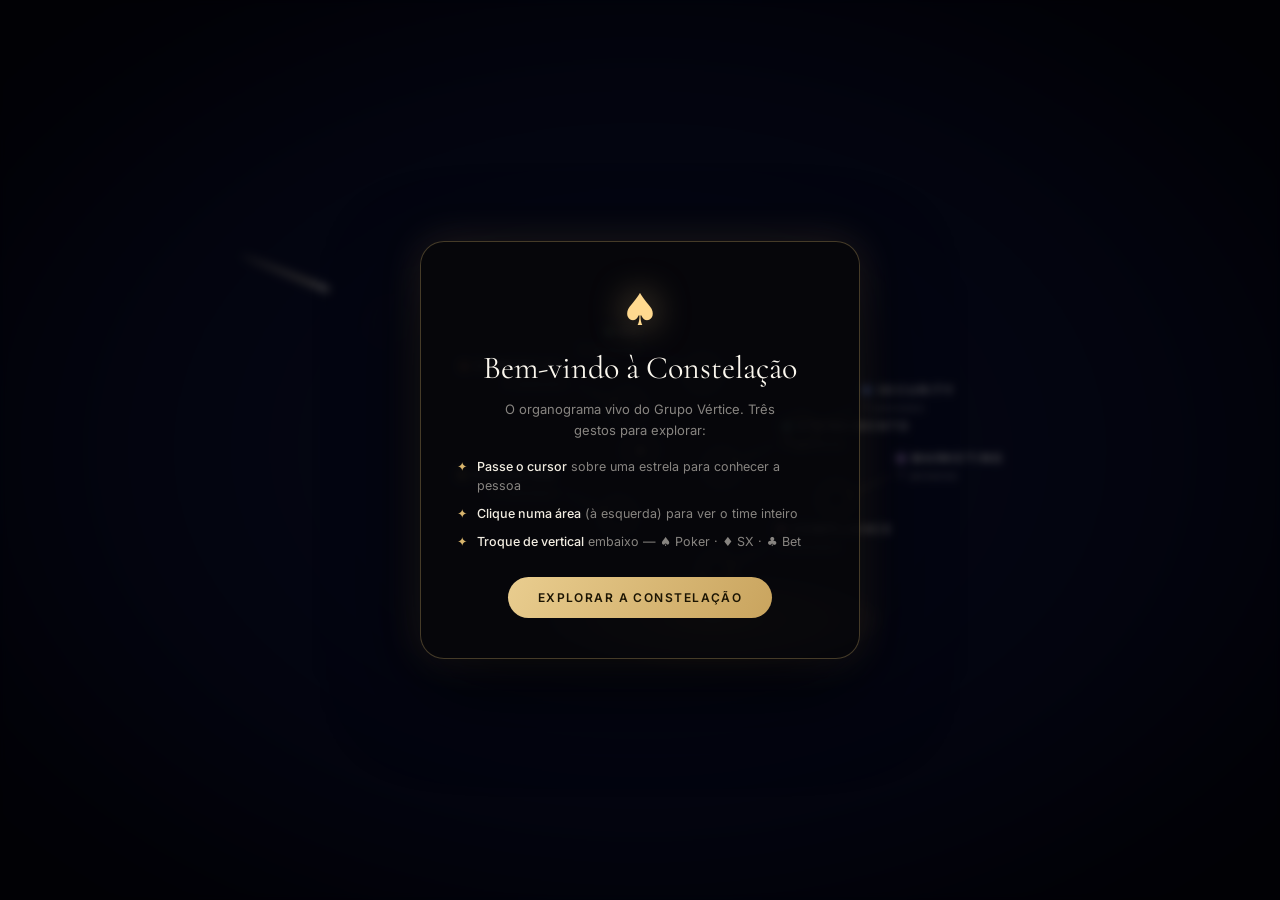
<file: constelacao/index.html>
<!DOCTYPE html>
<html lang="pt-BR">
  <head>
    <meta charset="UTF-8" />
    <meta name="viewport" content="width=device-width, initial-scale=1.0" />
    <meta name="theme-color" content="#02030a" />
    <title>A Constelação · Grupo Vértice</title>

    <!-- link bonito no WhatsApp/Slack/Teams -->
    <meta name="description" content="O organograma vivo da Vértice Gaming — uma constelação de mentes conectadas por propósito. Poker ♠ · SX ♦ · Bet ♣" />
    <meta property="og:title" content="A Constelação · Grupo Vértice" />
    <meta property="og:description" content="O organograma vivo da Vértice Gaming — explore as pessoas e áreas como estrelas de uma constelação." />
    <meta property="og:type" content="website" />
    <meta property="og:image" content="og.svg" />
    <meta property="og:image:width" content="1200" />
    <meta property="og:image:height" content="630" />
    <meta name="twitter:card" content="summary_large_image" />
    <meta name="twitter:image" content="og.svg" />

    <!-- PWA: instalável em TV/tablet da recepção, abre em tela cheia -->
    <link rel="manifest" href="manifest.webmanifest" />
    <meta name="mobile-web-app-capable" content="yes" />
    <meta name="apple-mobile-web-app-capable" content="yes" />
    <meta name="apple-mobile-web-app-status-bar-style" content="black-translucent" />

    <!-- favicon ♠ dourado (SVG inline — nenhum arquivo extra) -->
    <link rel="icon" href="data:image/svg+xml,%3Csvg xmlns='http://www.w3.org/2000/svg' viewBox='0 0 100 100'%3E%3Ctext x='50' y='72' font-size='72' text-anchor='middle' fill='%23d8b56d'%3E%E2%99%A0%3C/text%3E%3C/svg%3E" />

    <!-- fontes sem bloquear o render (o CSS usa @import como fallback) -->
    <link rel="preconnect" href="https://fonts.googleapis.com" />
    <link rel="preconnect" href="https://fonts.gstatic.com" crossorigin />

    <style>
      html, body { margin: 0; background: #02030a; }

      /* splash: um ♠ respirando enquanto o motor 3D carrega (~340 KB gzip).
         O App remove assim que a cena monta. */
      #splash {
        position: fixed;
        inset: 0;
        display: grid;
        place-items: center;
        background: #02030a;
        z-index: 99;
        transition: opacity 0.9s ease;
      }
      #splash.done { opacity: 0; pointer-events: none; }
      #splash span {
        font-size: 54px;
        color: #d8b56d;
        text-shadow: 0 0 30px rgba(216, 181, 109, 0.55);
        animation: splashPulse 1.8s ease-in-out infinite;
      }
      @keyframes splashPulse {
        0%, 100% { opacity: 0.35; transform: scale(0.94); }
        50%      { opacity: 1; transform: scale(1.06); }
      }
    </style>
    <script type="module" crossorigin src="./assets/index-DcDkdOdC.js"></script>
    <link rel="modulepreload" crossorigin href="./assets/vendor-three-BAgFHDyV.js">
    <link rel="modulepreload" crossorigin href="./assets/vendor-r3f-DtgiI1Ye.js">
    <link rel="modulepreload" crossorigin href="./assets/vendor-gsap-DjKJqAo0.js">
    <link rel="stylesheet" crossorigin href="./assets/index-C-Wq1n2W.css">
  </head>
  <body>
    <div id="splash" aria-hidden="true"><span>♠</span></div>
    <div id="root"></div>
  </body>
</html>
</file>
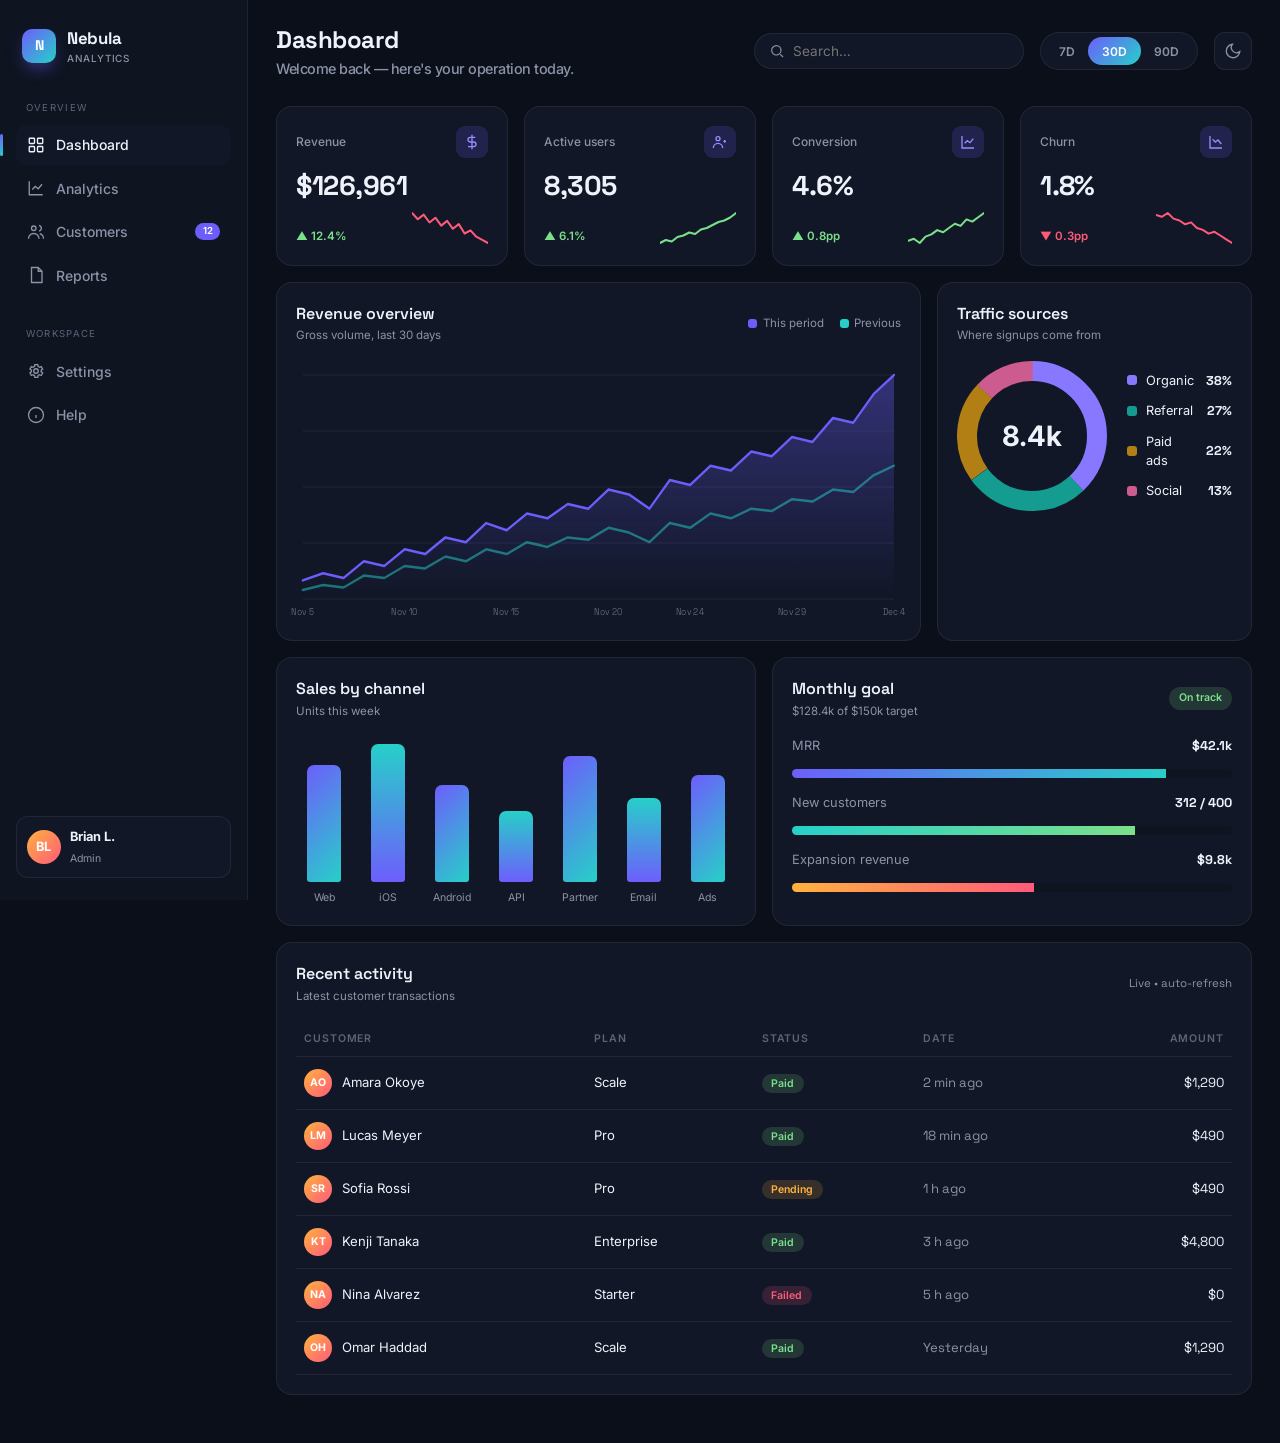
<file: dashboard-nebula/index.html>
<!doctype html>
<html lang="en" data-theme="dark">
<head>
<meta charset="utf-8" />
<meta name="viewport" content="width=device-width, initial-scale=1" />
<title>Nebula Analytics — SaaS Dashboard Demo · Brian Laureano</title>
<meta name="description" content="A real-time SaaS analytics dashboard — live charts, KPIs, roles and a data table. Demo build by Brian Laureano." />
<link rel="preconnect" href="https://fonts.googleapis.com" />
<link rel="preconnect" href="https://fonts.gstatic.com" crossorigin />
<link href="https://fonts.googleapis.com/css2?family=Inter:wght@400;500;600;700&family=Space+Grotesk:wght@500;600;700&display=swap" rel="stylesheet" />
<style>
  :root{
    --bg:#0b0f1a; --panel:#111726; --panel-2:#0e1420; --line:rgba(255,255,255,.07);
    --ink:#eef2fb; --muted:#8b93a7; --faint:#5b6478;
    --brand:#6d5efc; --brand-2:#9a8bff; --cyan:#26d0c8; --lime:#7be08a; --amber:#ffb23e; --rose:#ff5a7a;
    --grad:linear-gradient(135deg,var(--brand),var(--cyan));
    --radius:16px; --ease:cubic-bezier(.22,1,.36,1);
    --e-out:cubic-bezier(.16,1,.3,1);      /* entrance, gentle overshoot feel */
    --e-spring:cubic-bezier(.34,1.56,.64,1); /* anticipation/overshoot */
    /* validated categorical palette (CVD-safe on this surface) */
    --cat1:#8778ff; --cat2:#149c91; --cat3:#b17f14; --cat4:#cc5b8f;
  }
  html[data-theme="light"]{
    --bg:#f4f6fc; --panel:#ffffff; --panel-2:#f7f9ff; --line:rgba(16,24,48,.08);
    --ink:#141a2b; --muted:#5c6580; --faint:#8b93a7;
  }
  *{box-sizing:border-box;margin:0;padding:0}
  body{background:var(--bg);color:var(--ink);font-family:"Inter",system-ui,sans-serif;
    font-size:14px;line-height:1.5;-webkit-font-smoothing:antialiased;overflow-x:hidden}
  h1,h2,h3,.num{font-family:"Space Grotesk","Inter",sans-serif}
  a{color:inherit;text-decoration:none}
  ::selection{background:var(--brand);color:#fff}

  .app{display:grid;grid-template-columns:248px 1fr;min-height:100vh}

  /* ---------- sidebar ---------- */
  .side{background:var(--panel-2);border-right:1px solid var(--line);padding:1.4rem 1rem;display:flex;flex-direction:column;gap:1.6rem;position:sticky;top:0;height:100vh}
  .brand{display:flex;align-items:center;gap:.65rem;padding:.2rem .4rem}
  .brand__mark{width:34px;height:34px;border-radius:10px;background:var(--grad);display:grid;place-items:center;font-weight:700;color:#fff;font-family:"Space Grotesk",sans-serif;box-shadow:0 8px 20px -8px var(--brand)}
  .brand__name{font-family:"Space Grotesk",sans-serif;font-weight:700;font-size:1.05rem;letter-spacing:-.01em}
  .brand__name small{display:block;font-family:"Inter";font-weight:500;font-size:.62rem;color:var(--muted);letter-spacing:.08em;text-transform:uppercase}
  .nav-group{display:flex;flex-direction:column;gap:.2rem}
  .nav-group__t{font-size:.6rem;text-transform:uppercase;letter-spacing:.14em;color:var(--faint);padding:.4rem .6rem}
  .nav-item{display:flex;align-items:center;gap:.7rem;padding:.6rem .7rem;border-radius:10px;color:var(--muted);font-weight:500;cursor:pointer;transition:.2s var(--ease);position:relative}
  .nav-item svg{width:18px;height:18px;stroke:currentColor;fill:none;stroke-width:1.8}
  .nav-item:hover{background:var(--panel);color:var(--ink)}
  .nav-item.is-active{background:var(--panel);color:var(--ink)}
  .nav-item.is-active::before{content:"";position:absolute;left:-1rem;top:22%;bottom:22%;width:3px;border-radius:3px;background:var(--grad)}
  .nav-item .badge{margin-left:auto;font-size:.6rem;background:var(--brand);color:#fff;border-radius:100px;padding:.1rem .45rem;font-weight:600}
  .side__foot{margin-top:auto;display:flex;align-items:center;gap:.6rem;padding:.6rem;border-radius:12px;background:var(--panel);border:1px solid var(--line)}
  .avatar{width:34px;height:34px;border-radius:50%;background:linear-gradient(135deg,var(--amber),var(--rose));display:grid;place-items:center;font-weight:700;color:#fff;font-size:.8rem}
  .side__foot b{font-size:.8rem;display:block}.side__foot small{color:var(--muted);font-size:.66rem}

  /* ---------- main ---------- */
  .main{padding:1.4rem clamp(1rem,2.2vw,2rem) 3rem;min-width:0}
  .topbar{display:flex;align-items:center;gap:1rem;margin-bottom:1.6rem;flex-wrap:wrap}
  .topbar h1{font-size:1.5rem;letter-spacing:-.02em}
  .topbar h1 span{color:var(--muted);font-weight:500;font-size:.9rem;display:block;font-family:"Inter"}
  .search{margin-left:auto;display:flex;align-items:center;gap:.5rem;background:var(--panel);border:1px solid var(--line);border-radius:100px;padding:.55rem .9rem;color:var(--muted);min-width:200px}
  .search input{background:none;border:0;color:var(--ink);outline:none;font-family:inherit;font-size:.85rem;width:100%}
  .search svg{width:16px;height:16px;stroke:currentColor;fill:none;stroke-width:1.8;flex:none}
  .seg{display:flex;background:var(--panel);border:1px solid var(--line);border-radius:100px;padding:.25rem}
  .seg button{border:0;background:none;color:var(--muted);font-family:inherit;font-size:.75rem;font-weight:600;padding:.4rem .85rem;border-radius:100px;cursor:pointer;transition:.2s}
  .seg button.is-on{background:var(--grad);color:#fff}
  .icon-btn{width:38px;height:38px;display:grid;place-items:center;background:var(--panel);border:1px solid var(--line);border-radius:11px;color:var(--muted);cursor:pointer;transition:.2s}
  .icon-btn:hover{color:var(--ink);border-color:var(--brand)}
  .icon-btn svg{width:18px;height:18px;stroke:currentColor;fill:none;stroke-width:1.8}

  /* ---------- grid ---------- */
  .grid{display:grid;grid-template-columns:repeat(12,1fr);gap:1rem}
  .card{background:var(--panel);border:1px solid var(--line);border-radius:var(--radius);padding:1.2rem;
    transition:transform .4s var(--e-out),box-shadow .4s var(--e-out),border-color .3s}
  .kpi{grid-column:span 3;cursor:default}
  .kpi:hover{transform:translateY(-4px);border-color:color-mix(in srgb,var(--brand) 45%,var(--line));
    box-shadow:0 22px 44px -26px var(--brand)}
  .kpi:hover .kpi__ico{transform:scale(1.08) rotate(-4deg)}
  .kpi__ico{transition:transform .4s var(--e-spring)}
  @media(max-width:1100px){.kpi{grid-column:span 6}}
  .kpi__top{display:flex;align-items:center;justify-content:space-between;margin-bottom:.5rem}
  .kpi__label{color:var(--muted);font-size:.75rem;font-weight:500}
  .kpi__ico{width:32px;height:32px;border-radius:9px;display:grid;place-items:center;background:color-mix(in srgb,var(--brand) 18%,transparent);color:var(--brand-2)}
  .kpi__ico svg{width:16px;height:16px;stroke:currentColor;fill:none;stroke-width:2}
  .kpi__val{font-size:1.7rem;font-weight:700;letter-spacing:-.02em}
  .kpi__row{display:flex;align-items:flex-end;justify-content:space-between;gap:.5rem;margin-top:.3rem}
  .delta{font-size:.72rem;font-weight:600;display:inline-flex;align-items:center;gap:.2rem}
  .delta.up{color:var(--lime)}.delta.down{color:var(--rose)}
  .spark{width:76px;height:34px;flex:none}

  .col-8{grid-column:span 8}.col-4{grid-column:span 4}.col-6{grid-column:span 6}.col-12{grid-column:span 12}
  @media(max-width:1100px){.col-8,.col-4,.col-6{grid-column:span 12}}
  .card__head{display:flex;align-items:center;justify-content:space-between;margin-bottom:1rem;gap:1rem}
  .card__head h3{font-size:1rem;font-weight:600}
  .card__head p{color:var(--muted);font-size:.72rem;margin-top:.1rem}
  .legend{display:flex;gap:1rem;font-size:.72rem;color:var(--muted)}
  .legend i{display:inline-block;width:9px;height:9px;border-radius:3px;margin-right:.35rem;vertical-align:middle}

  .chart-wrap{position:relative;height:260px;cursor:crosshair}
  svg.line{width:100%;height:100%;overflow:visible}
  /* crosshair + tooltip */
  .cross{position:absolute;top:0;bottom:22px;width:1px;background:var(--line);pointer-events:none;opacity:0;transition:opacity .15s;z-index:3}
  .cross.on{opacity:1}
  .cdot{position:absolute;width:11px;height:11px;border-radius:50%;transform:translate(-50%,-50%);pointer-events:none;
    opacity:0;transition:opacity .15s;z-index:4;box-shadow:0 0 0 3px var(--panel)}
  .cdot.on{opacity:1}
  .chart-tip{position:absolute;z-index:6;pointer-events:none;background:var(--panel);border:1px solid var(--line);
    border-radius:11px;padding:.6rem .75rem;min-width:150px;box-shadow:0 18px 40px -18px rgba(0,0,0,.6);
    opacity:0;transform:translateY(4px);transition:opacity .18s var(--e-out),transform .18s var(--e-out)}
  .chart-tip.on{opacity:1;transform:translateY(0)}
  .chart-tip .tt-date{font-family:"Space Grotesk";font-size:.72rem;color:var(--muted);margin-bottom:.4rem}
  .chart-tip .tt-row{display:flex;align-items:center;gap:.5rem;font-size:.78rem;margin-top:.2rem}
  .chart-tip .tt-row i{width:9px;height:9px;border-radius:3px;flex:none}
  .chart-tip .tt-row b{margin-left:auto;font-family:"Space Grotesk"}
  .grid-line{stroke:var(--line);stroke-width:1}
  .axis-label{fill:var(--faint);font-size:10px;font-family:"Space Grotesk"}
  .area-path{opacity:0}
  .area-path.in{opacity:1;transition:opacity .6s .3s}
  .line-path{fill:none;stroke-width:2.5;stroke-linecap:round;stroke-linejoin:round;
    stroke-dasharray:var(--len);stroke-dashoffset:var(--len);transition:stroke-dashoffset 1.6s var(--ease)}
  .line-path.in{stroke-dashoffset:0}
  .dot{opacity:0}.dot.in{opacity:1;transition:opacity .3s}

  /* donut */
  .donut-wrap{display:flex;align-items:center;gap:1.2rem}
  .donut{width:150px;height:150px;flex:none}
  .donut circle{fill:none;stroke-width:16;transform:rotate(-90deg);transform-origin:50% 50%;
    stroke-dasharray:var(--c);stroke-dashoffset:var(--c);transition:stroke-dashoffset 1.3s var(--ease)}
  .donut circle.in{stroke-dashoffset:var(--off)}
  .donut__center{font-size:1.4rem;font-weight:700}
  .src-list{display:flex;flex-direction:column;gap:.7rem;flex:1}
  .src{display:flex;align-items:center;gap:.6rem;font-size:.8rem}
  .src b{margin-left:auto;font-family:"Space Grotesk"}
  .src i{width:10px;height:10px;border-radius:3px;flex:none}

  /* bars */
  .bars{display:flex;align-items:flex-end;gap:.5rem;height:170px;padding-top:.5rem}
  .bar{flex:1;display:flex;flex-direction:column;align-items:center;gap:.5rem;height:100%;justify-content:flex-end}
  .bar__fill{width:100%;max-width:34px;border-radius:7px 7px 3px 3px;background:var(--grad);height:0;transition:height 1s var(--ease)}
  .bar:nth-child(even) .bar__fill{background:linear-gradient(var(--cyan),var(--brand))}
  .bar small{color:var(--muted);font-size:.66rem}

  /* table */
  table{width:100%;border-collapse:collapse}
  th{text-align:left;font-size:.66rem;text-transform:uppercase;letter-spacing:.08em;color:var(--faint);font-weight:600;padding:.6rem .5rem;border-bottom:1px solid var(--line)}
  td{padding:.75rem .5rem;border-bottom:1px solid var(--line);font-size:.82rem}
  tbody tr{transition:.15s}tbody tr:hover{background:var(--panel-2)}
  .u{display:flex;align-items:center;gap:.6rem}
  .u .avatar{width:28px;height:28px;font-size:.66rem}
  .pill{font-size:.66rem;font-weight:600;padding:.2rem .6rem;border-radius:100px}
  .pill.ok{color:var(--lime);background:color-mix(in srgb,var(--lime) 16%,transparent)}
  .pill.wait{color:var(--amber);background:color-mix(in srgb,var(--amber) 16%,transparent)}
  .pill.no{color:var(--rose);background:color-mix(in srgb,var(--rose) 16%,transparent)}
  .mono{font-family:"Space Grotesk";color:var(--muted)}
  .t-right{text-align:right}

  .reveal{opacity:0;transform:translateY(18px)}
  .reveal.in{opacity:1;transform:none;transition:opacity .7s var(--e-out),transform .7s var(--e-out)}
  /* bar hover */
  .bar__fill{position:relative}
  .bar{cursor:default}
  .bar__val{position:absolute;top:-1.4rem;left:50%;transform:translateX(-50%) translateY(4px);opacity:0;
    font-family:"Space Grotesk";font-size:.7rem;font-weight:600;color:var(--ink);transition:.2s var(--e-out);white-space:nowrap}
  .bar:hover .bar__val{opacity:1;transform:translateX(-50%) translateY(0)}
  .bar:hover .bar__fill{filter:brightness(1.15)}

  @media(max-width:860px){.app{grid-template-columns:1fr}.side{display:none}}
  @media(prefers-reduced-motion:reduce){*{transition:none!important}}
</style>
</head>
<body>
<div class="app">
  <!-- ================= SIDEBAR ================= -->
  <aside class="side">
    <div class="brand">
      <div class="brand__mark">N</div>
      <div class="brand__name">Nebula<small>Analytics</small></div>
    </div>
    <nav class="nav-group">
      <span class="nav-group__t">Overview</span>
      <div class="nav-item is-active"><svg viewBox="0 0 24 24"><rect x="3" y="3" width="7" height="7" rx="1"/><rect x="14" y="3" width="7" height="7" rx="1"/><rect x="14" y="14" width="7" height="7" rx="1"/><rect x="3" y="14" width="7" height="7" rx="1"/></svg>Dashboard</div>
      <div class="nav-item"><svg viewBox="0 0 24 24"><path d="M3 3v18h18"/><path d="M7 14l4-4 4 3 5-6"/></svg>Analytics</div>
      <div class="nav-item"><svg viewBox="0 0 24 24"><circle cx="9" cy="7" r="3"/><path d="M2 21a7 7 0 0 1 14 0"/><path d="M16 3.1a4 4 0 0 1 0 7.8"/><path d="M22 21a7 7 0 0 0-5-6.7"/></svg>Customers<span class="badge">12</span></div>
      <div class="nav-item"><svg viewBox="0 0 24 24"><path d="M6 2h9l5 5v15H6z"/><path d="M15 2v5h5"/></svg>Reports</div>
    </nav>
    <nav class="nav-group">
      <span class="nav-group__t">Workspace</span>
      <div class="nav-item"><svg viewBox="0 0 24 24"><circle cx="12" cy="12" r="3"/><path d="M19 12a7 7 0 0 0-.1-1l2-1.5-2-3.5-2.4 1a7 7 0 0 0-1.7-1l-.4-2.5h-4l-.4 2.5a7 7 0 0 0-1.7 1l-2.4-1-2 3.5 2 1.5a7 7 0 0 0 0 2l-2 1.5 2 3.5 2.4-1a7 7 0 0 0 1.7 1l.4 2.5h4l.4-2.5a7 7 0 0 0 1.7-1l2.4 1 2-3.5-2-1.5c.1-.3.1-.7.1-1z"/></svg>Settings</div>
      <div class="nav-item"><svg viewBox="0 0 24 24"><circle cx="12" cy="12" r="10"/><path d="M12 16v-4M12 8h.01"/></svg>Help</div>
    </nav>
    <div class="side__foot">
      <div class="avatar">BL</div>
      <div><b>Brian L.</b><small>Admin</small></div>
    </div>
  </aside>

  <!-- ================= MAIN ================= -->
  <main class="main">
    <div class="topbar">
      <h1>Dashboard <span>Welcome back — here's your operation today.</span></h1>
      <div class="search">
        <svg viewBox="0 0 24 24"><circle cx="11" cy="11" r="7"/><path d="M21 21l-4-4"/></svg>
        <input placeholder="Search…" aria-label="Search" />
      </div>
      <div class="seg" id="range">
        <button data-r="7">7D</button>
        <button class="is-on" data-r="30">30D</button>
        <button data-r="90">90D</button>
      </div>
      <button class="icon-btn" id="theme" title="Toggle theme" aria-label="Toggle theme">
        <svg id="theme-ico" viewBox="0 0 24 24"><path d="M21 12.8A9 9 0 1 1 11.2 3a7 7 0 0 0 9.8 9.8z"/></svg>
      </button>
    </div>

    <div class="grid">
      <!-- KPIs -->
      <div class="card kpi reveal">
        <div class="kpi__top"><span class="kpi__label">Revenue</span>
          <span class="kpi__ico"><svg viewBox="0 0 24 24"><path d="M12 1v22M17 5H9.5a3.5 3.5 0 0 0 0 7h5a3.5 3.5 0 0 1 0 7H6"/></svg></span></div>
        <div class="kpi__val num" data-count="128400" data-prefix="$">$0</div>
        <div class="kpi__row"><span class="delta up">▲ 12.4%</span><svg class="spark" data-spark="60,52,58,48,54,44,50,40,46,34,38,30,26,22"></svg></div>
      </div>
      <div class="card kpi reveal">
        <div class="kpi__top"><span class="kpi__label">Active users</span>
          <span class="kpi__ico"><svg viewBox="0 0 24 24"><circle cx="9" cy="7" r="3"/><path d="M2 21a7 7 0 0 1 14 0"/><path d="M17 11h4M19 9v4"/></svg></span></div>
        <div class="kpi__val num" data-count="8421">0</div>
        <div class="kpi__row"><span class="delta up">▲ 6.1%</span><svg class="spark" data-spark="30,34,32,38,40,44,42,48,50,54,58,60,64,70"></svg></div>
      </div>
      <div class="card kpi reveal">
        <div class="kpi__top"><span class="kpi__label">Conversion</span>
          <span class="kpi__ico"><svg viewBox="0 0 24 24"><path d="M3 3v18h18"/><path d="M7 14l4-4 4 3 5-6"/></svg></span></div>
        <div class="kpi__val num" data-count="4.7" data-dec="1" data-suffix="%">0%</div>
        <div class="kpi__row"><span class="delta up">▲ 0.8pp</span><svg class="spark" data-spark="40,42,38,44,46,50,48,52,56,54,60,58,62,66"></svg></div>
      </div>
      <div class="card kpi reveal">
        <div class="kpi__top"><span class="kpi__label">Churn</span>
          <span class="kpi__ico"><svg viewBox="0 0 24 24"><path d="M3 3v18h18"/><path d="M7 8l4 4 4-3 5 6"/></svg></span></div>
        <div class="kpi__val num" data-count="1.9" data-dec="1" data-suffix="%">0%</div>
        <div class="kpi__row"><span class="delta down">▼ 0.3pp</span><svg class="spark" data-spark="60,58,62,56,54,50,52,46,44,40,42,38,34,30"></svg></div>
      </div>

      <!-- Revenue chart -->
      <div class="card col-8 reveal">
        <div class="card__head">
          <div><h3>Revenue overview</h3><p>Gross volume, last 30 days</p></div>
          <div class="legend"><span><i style="background:var(--brand)"></i>This period</span><span><i style="background:var(--cyan)"></i>Previous</span></div>
        </div>
        <div class="chart-wrap" id="chartWrap">
          <svg class="line" id="lineChart" viewBox="0 0 720 260" preserveAspectRatio="none"></svg>
          <div class="cross" id="cross"></div>
          <div class="cdot" id="cdotA" style="background:var(--brand)"></div>
          <div class="cdot" id="cdotB" style="background:var(--cyan)"></div>
          <div class="chart-tip" id="chartTip"></div>
        </div>
      </div>

      <!-- Traffic sources donut -->
      <div class="card col-4 reveal">
        <div class="card__head"><div><h3>Traffic sources</h3><p>Where signups come from</p></div></div>
        <div class="donut-wrap">
          <svg class="donut" id="donut" viewBox="0 0 120 120">
            <circle r="52" cx="60" cy="60" stroke="var(--line)" style="--c:327;--off:327"></circle>
          </svg>
          <div class="src-list" id="srcList"></div>
        </div>
      </div>

      <!-- Sales by channel bars -->
      <div class="card col-6 reveal">
        <div class="card__head"><div><h3>Sales by channel</h3><p>Units this week</p></div></div>
        <div class="bars" id="bars"></div>
      </div>

      <!-- Goal / donut small -->
      <div class="card col-6 reveal">
        <div class="card__head"><div><h3>Monthly goal</h3><p>$128.4k of $150k target</p></div><span class="pill ok">On track</span></div>
        <div style="display:flex;flex-direction:column;gap:.9rem;margin-top:.4rem">
          <div style="display:flex;justify-content:space-between;font-size:.8rem;color:var(--muted)"><span>MRR</span><b class="num" style="color:var(--ink)">$42.1k</b></div>
          <div style="height:9px;background:var(--panel-2);border-radius:100px;overflow:hidden"><i class="goalbar" style="display:block;height:100%;width:0;background:var(--grad);transition:width 1.4s var(--ease)"></i></div>
          <div style="display:flex;justify-content:space-between;font-size:.8rem;color:var(--muted)"><span>New customers</span><b class="num" style="color:var(--ink)">312 / 400</b></div>
          <div style="height:9px;background:var(--panel-2);border-radius:100px;overflow:hidden"><i class="goalbar" data-w="78" style="display:block;height:100%;width:0;background:linear-gradient(90deg,var(--cyan),var(--lime));transition:width 1.4s .2s var(--ease)"></i></div>
          <div style="display:flex;justify-content:space-between;font-size:.8rem;color:var(--muted)"><span>Expansion revenue</span><b class="num" style="color:var(--ink)">$9.8k</b></div>
          <div style="height:9px;background:var(--panel-2);border-radius:100px;overflow:hidden"><i class="goalbar" data-w="55" style="display:block;height:100%;width:0;background:linear-gradient(90deg,var(--amber),var(--rose));transition:width 1.4s .4s var(--ease)"></i></div>
        </div>
      </div>

      <!-- Recent transactions -->
      <div class="card col-12 reveal">
        <div class="card__head"><div><h3>Recent activity</h3><p>Latest customer transactions</p></div><span class="mono" style="font-size:.72rem">Live • auto-refresh</span></div>
        <table>
          <thead><tr><th>Customer</th><th>Plan</th><th>Status</th><th>Date</th><th class="t-right">Amount</th></tr></thead>
          <tbody id="tbody"></tbody>
        </table>
      </div>
    </div>
  </main>
</div>

<script>
(function(){
  const reduce = matchMedia('(prefers-reduced-motion:reduce)').matches;
  const $ = (s,r=document)=>r.querySelector(s);
  const $$ = (s,r=document)=>[...r.querySelectorAll(s)];

  /* ---------- theme ---------- */
  $('#theme').addEventListener('click',()=>{
    const h=document.documentElement, next=h.getAttribute('data-theme')==='dark'?'light':'dark';
    h.setAttribute('data-theme',next);
    $('#theme-ico').innerHTML = next==='dark'
      ? '<path d="M21 12.8A9 9 0 1 1 11.2 3a7 7 0 0 0 9.8 9.8z"/>'
      : '<circle cx="12" cy="12" r="4"/><path d="M12 2v2M12 20v2M4 12H2M22 12h-2M5 5l1.5 1.5M17.5 17.5 19 19M5 19l1.5-1.5M17.5 6.5 19 5"/>';
  });

  /* ---------- count-up ---------- */
  function animateCount(el){
    const end=parseFloat(el.dataset.count), dec=+(el.dataset.dec||0), pre=el.dataset.prefix||'', suf=el.dataset.suffix||'';
    if(reduce){ el.textContent=pre+fmt(end,dec)+suf; return; }
    const t0=performance.now(), dur=1500;
    function fmt(v,d){ return d? v.toFixed(d) : Math.round(v).toLocaleString('en-US'); }
    function tick(t){ const p=Math.min(1,(t-t0)/dur), e=1-Math.pow(1-p,3);
      el.textContent=pre+fmt(end*e,dec)+suf; if(p<1) requestAnimationFrame(tick); }
    requestAnimationFrame(tick);
  }

  /* ---------- sparklines ---------- */
  function drawSpark(svg){
    const pts=svg.dataset.spark.split(',').map(Number);
    const w=76,h=34,max=Math.max(...pts),min=Math.min(...pts);
    const x=i=>i/(pts.length-1)*w, y=v=>h-((v-min)/(max-min||1))*(h-4)-2;
    const d=pts.map((v,i)=>(i?'L':'M')+x(i).toFixed(1)+' '+y(v).toFixed(1)).join(' ');
    const up=pts[pts.length-1]>=pts[0], col=up?'var(--lime)':'var(--rose)';
    svg.setAttribute('viewBox',`0 0 ${w} ${h}`);
    svg.innerHTML=`<path d="${d}" fill="none" stroke="${col}" stroke-width="2" stroke-linecap="round" stroke-linejoin="round"/>`;
  }

  /* ---------- line chart ---------- */
  const DATA={
    30:{cur:[42,45,43,50,48,55,53,60,58,66,63,70,68,74,72,80,78,72,84,82,90,88,96,94,102,100,110,108,120,128],
        prev:[38,40,39,44,43,48,47,52,50,55,53,58,56,60,59,64,62,58,66,64,70,68,72,71,76,75,80,79,86,90]},
    7:{cur:[92,100,96,108,104,116,128], prev:[80,86,84,90,88,94,102]},
    90:{cur:Array.from({length:90},(_,i)=>30+i*1.1+Math.sin(i/3)*6),
        prev:Array.from({length:90},(_,i)=>26+i*0.95+Math.sin(i/3)*5)}
  };
  const W=720,H=260, pad={l:8,r:8,t:14,b:22};
  let LINE=null;   // geometria guardada pro crosshair
  function dateLabels(n){
    const out=[], now=new Date(), mon=['Jan','Feb','Mar','Apr','May','Jun','Jul','Aug','Sep','Oct','Nov','Dec'];
    for(let i=n-1;i>=0;i--){const d=new Date(now);d.setDate(now.getDate()-i);out.push(mon[d.getMonth()]+' '+d.getDate());}
    return out;
  }
  function buildLine(range){
    const svg=$('#lineChart');
    const cur=DATA[range].cur.map(v=>+v.toFixed(1)), prev=DATA[range].prev.map(v=>+v.toFixed(1));
    const all=[...cur,...prev], max=Math.max(...all), min=Math.min(...all)*.9;
    const x=i=>pad.l+i/(cur.length-1)*(W-pad.l-pad.r);
    const y=v=>pad.t+(1-(v-min)/(max-min))*(H-pad.t-pad.b);
    const path=a=>a.map((v,i)=>(i?'L':'M')+x(i).toFixed(1)+' '+y(v).toFixed(1)).join(' ');
    const areaD=path(cur)+` L ${x(cur.length-1)} ${H-pad.b} L ${x(0)} ${H-pad.b} Z`;
    let grid='';
    for(let g=0;g<=4;g++){const gy=pad.t+g/4*(H-pad.t-pad.b);grid+=`<line class="grid-line" x1="${pad.l}" y1="${gy}" x2="${W-pad.r}" y2="${gy}"/>`;}
    const tickN=range==7?7:range==30?7:5;
    let lab='';for(let k=0;k<tickN;k++){const i=Math.round(k/(tickN-1)*(cur.length-1));
      lab+=`<text class="axis-label" x="${x(i)}" y="${H-6}" text-anchor="middle">${dateLabels(cur.length)[i]}</text>`;}
    svg.innerHTML=`
      <defs>
        <linearGradient id="area" x1="0" y1="0" x2="0" y2="1">
          <stop offset="0%" stop-color="var(--brand)" stop-opacity=".38"/>
          <stop offset="100%" stop-color="var(--brand)" stop-opacity="0"/>
        </linearGradient>
      </defs>
      ${grid}${lab}
      <path class="area-path" d="${areaD}" fill="url(#area)"/>
      <path class="line-path" d="${path(prev)}" stroke="var(--cyan)" style="--len:1600" stroke-opacity=".5"/>
      <path class="line-path" d="${path(cur)}" stroke="var(--brand)" style="--len:1600"/>
      <circle class="dot" r="4" cx="${x(cur.length-1)}" cy="${y(cur[cur.length-1])}" fill="var(--brand)" stroke="var(--panel)" stroke-width="3"/>`;
    // guarda pontos p/ interação (coords do viewBox)
    LINE={n:cur.length, vbx:cur.map((_,i)=>x(i)), cy:cur.map(y), py:prev.map(y), cv:cur, pv:prev, dates:dateLabels(cur.length)};
    return svg;
  }
  function playLine(svg){
    requestAnimationFrame(()=>{ $$('.line-path',svg).forEach(p=>p.classList.add('in'));
      $('.area-path',svg).classList.add('in'); setTimeout(()=>$('.dot',svg)?.classList.add('in'),1200); });
  }

  /* ---------- crosshair + tooltip (o detalhe que vende) ---------- */
  function setupCrosshair(){
    const wrap=$('#chartWrap'), cross=$('#cross'), dA=$('#cdotA'), dB=$('#cdotB'), tip=$('#chartTip');
    function move(e){
      if(!LINE) return;
      const r=wrap.getBoundingClientRect();
      const px=(e.touches?e.touches[0].clientX:e.clientX)-r.left;
      const sx=r.width/W, sy=r.height/H;
      // acha o índice mais próximo pela posição do mouse
      let idx=0,best=1e9;
      for(let i=0;i<LINE.n;i++){const d=Math.abs(LINE.vbx[i]*sx-px);if(d<best){best=d;idx=i;}}
      const cx=LINE.vbx[idx]*sx;
      cross.style.left=cx+'px'; cross.classList.add('on');
      dA.style.left=cx+'px'; dA.style.top=(LINE.cy[idx]*sy)+'px'; dA.classList.add('on');
      dB.style.left=cx+'px'; dB.style.top=(LINE.py[idx]*sy)+'px'; dB.classList.add('on');
      tip.innerHTML=`<div class="tt-date">${LINE.dates[idx]}</div>
        <div class="tt-row"><i style="background:var(--brand)"></i>This period<b>$${(LINE.cv[idx]).toFixed(1)}k</b></div>
        <div class="tt-row"><i style="background:var(--cyan)"></i>Previous<b>$${(LINE.pv[idx]).toFixed(1)}k</b></div>`;
      tip.classList.add('on');
      const tw=tip.offsetWidth, left=Math.min(Math.max(cx-tw/2,4),r.width-tw-4);
      tip.style.left=left+'px'; tip.style.top=Math.max(LINE.cy[idx]*sy-tip.offsetHeight-14,4)+'px';
    }
    function leave(){cross.classList.remove('on');dA.classList.remove('on');dB.classList.remove('on');tip.classList.remove('on');}
    wrap.addEventListener('mousemove',move);
    wrap.addEventListener('mouseleave',leave);
    wrap.addEventListener('touchmove',move,{passive:true});
    wrap.addEventListener('touchend',leave);
  }

  /* ---------- donut ---------- */
  const SRC=[['Organic','var(--cat1)',38],['Referral','var(--cat2)',27],['Paid ads','var(--cat3)',22],['Social','var(--cat4)',13]];
  function buildDonut(){
    const svg=$('#donut'), C=2*Math.PI*52, list=$('#srcList');
    let acc=0, ring='';
    SRC.forEach(([n,c,p])=>{
      const len=C*p/100, off=C-len;
      ring+=`<circle r="52" cx="60" cy="60" stroke="${c}" style="--c:${C.toFixed(0)};--off:${off.toFixed(0)};transform:rotate(${(-90+acc/100*360).toFixed(1)}deg)"></circle>`;
      acc+=p;
      list.innerHTML+=`<div class="src"><i style="background:${c}"></i>${n}<b>${p}%</b></div>`;
    });
    svg.innerHTML=ring+`<text class="donut__center" x="60" y="60" text-anchor="middle" dominant-baseline="central" fill="var(--ink)">8.4k</text>`;
  }
  function playDonut(){ $$('#donut circle').forEach(c=>{ if(c.getAttribute('style')?.includes('--off')) requestAnimationFrame(()=>c.classList.add('in')); }); }

  /* ---------- bars ---------- */
  const BARS=[['Web',72,1840],['iOS',88,2240],['Android',60,1530],['API',44,1120],['Partner',78,1990],['Email',52,1320],['Ads',66,1680]];
  function buildBars(){
    const el=$('#bars');
    el.innerHTML=BARS.map(([n,v,u])=>`<div class="bar"><div class="bar__fill" data-h="${v}"><span class="bar__val">${u.toLocaleString('en-US')}</span></div><small>${n}</small></div>`).join('');
  }
  function playBars(){ $$('#bars .bar__fill').forEach((b,i)=>setTimeout(()=>b.style.height=b.dataset.h+'%',i*70)); }

  /* ---------- table ---------- */
  const ROWS=[
    ['Amara Okoye','AO','Scale','ok','2 min ago','$1,290'],
    ['Lucas Meyer','LM','Pro','ok','18 min ago','$490'],
    ['Sofia Rossi','SR','Pro','wait','1 h ago','$490'],
    ['Kenji Tanaka','KT','Enterprise','ok','3 h ago','$4,800'],
    ['Nina Alvarez','NA','Starter','no','5 h ago','$0'],
    ['Omar Haddad','OH','Scale','ok','Yesterday','$1,290'],
  ];
  const STATUS={ok:['ok','Paid'],wait:['wait','Pending'],no:['no','Failed']};
  function buildTable(){
    $('#tbody').innerHTML=ROWS.map(([n,ini,plan,st,date,amt])=>{
      const [cls,txt]=STATUS[st];
      return `<tr><td><div class="u"><div class="avatar">${ini}</div>${n}</div></td>
        <td>${plan}</td><td><span class="pill ${cls}">${txt}</span></td>
        <td class="mono">${date}</td><td class="t-right num">${amt}</td></tr>`;
    }).join('');
  }

  /* ---------- range switch ---------- */
  $('#range').addEventListener('click',e=>{
    const b=e.target.closest('button'); if(!b) return;
    $$('#range button').forEach(x=>x.classList.remove('is-on')); b.classList.add('is-on');
    const svg=buildLine(+b.dataset.r); playLine(svg);
  });

  /* ---------- init + reveal on scroll ---------- */
  buildLine(30); buildDonut(); buildBars(); buildTable();
  $$('.spark').forEach(drawSpark);
  setupCrosshair();

  function playCard(el){
    if(el.dataset.played) return; el.dataset.played='1';
    $$('[data-count]',el).forEach(animateCount);
    if(el.querySelector('#lineChart')) playLine($('#lineChart'));
    if(el.querySelector('#donut')) playDonut();
    if(el.querySelector('#bars')) playBars();
    if(el.querySelector('.goalbar')) $$('.goalbar',el).forEach(g=>g.style.width=(g.dataset.w||85)+'%');
  }
  // Dashboard = app (não scroll-story): revela tudo no load com stagger.
  // Robusto dentro de iframe embutido, onde o scroll nunca dispara.
  const cards=$$('.reveal');
  cards.forEach((el,i)=>el.style.transitionDelay=(Math.min(i,8)*70)+'ms');
  requestAnimationFrame(()=>requestAnimationFrame(()=>{
    cards.forEach((el,i)=>{ el.classList.add('in'); setTimeout(()=>playCard(el),140+Math.min(i,8)*70); });
  }));

  /* nav interactivity */
  $$('.nav-item').forEach(n=>n.addEventListener('click',()=>{$$('.nav-item').forEach(x=>x.classList.remove('is-active'));n.classList.add('is-active');}));
})();
</script>
</body>
</html>
</file>
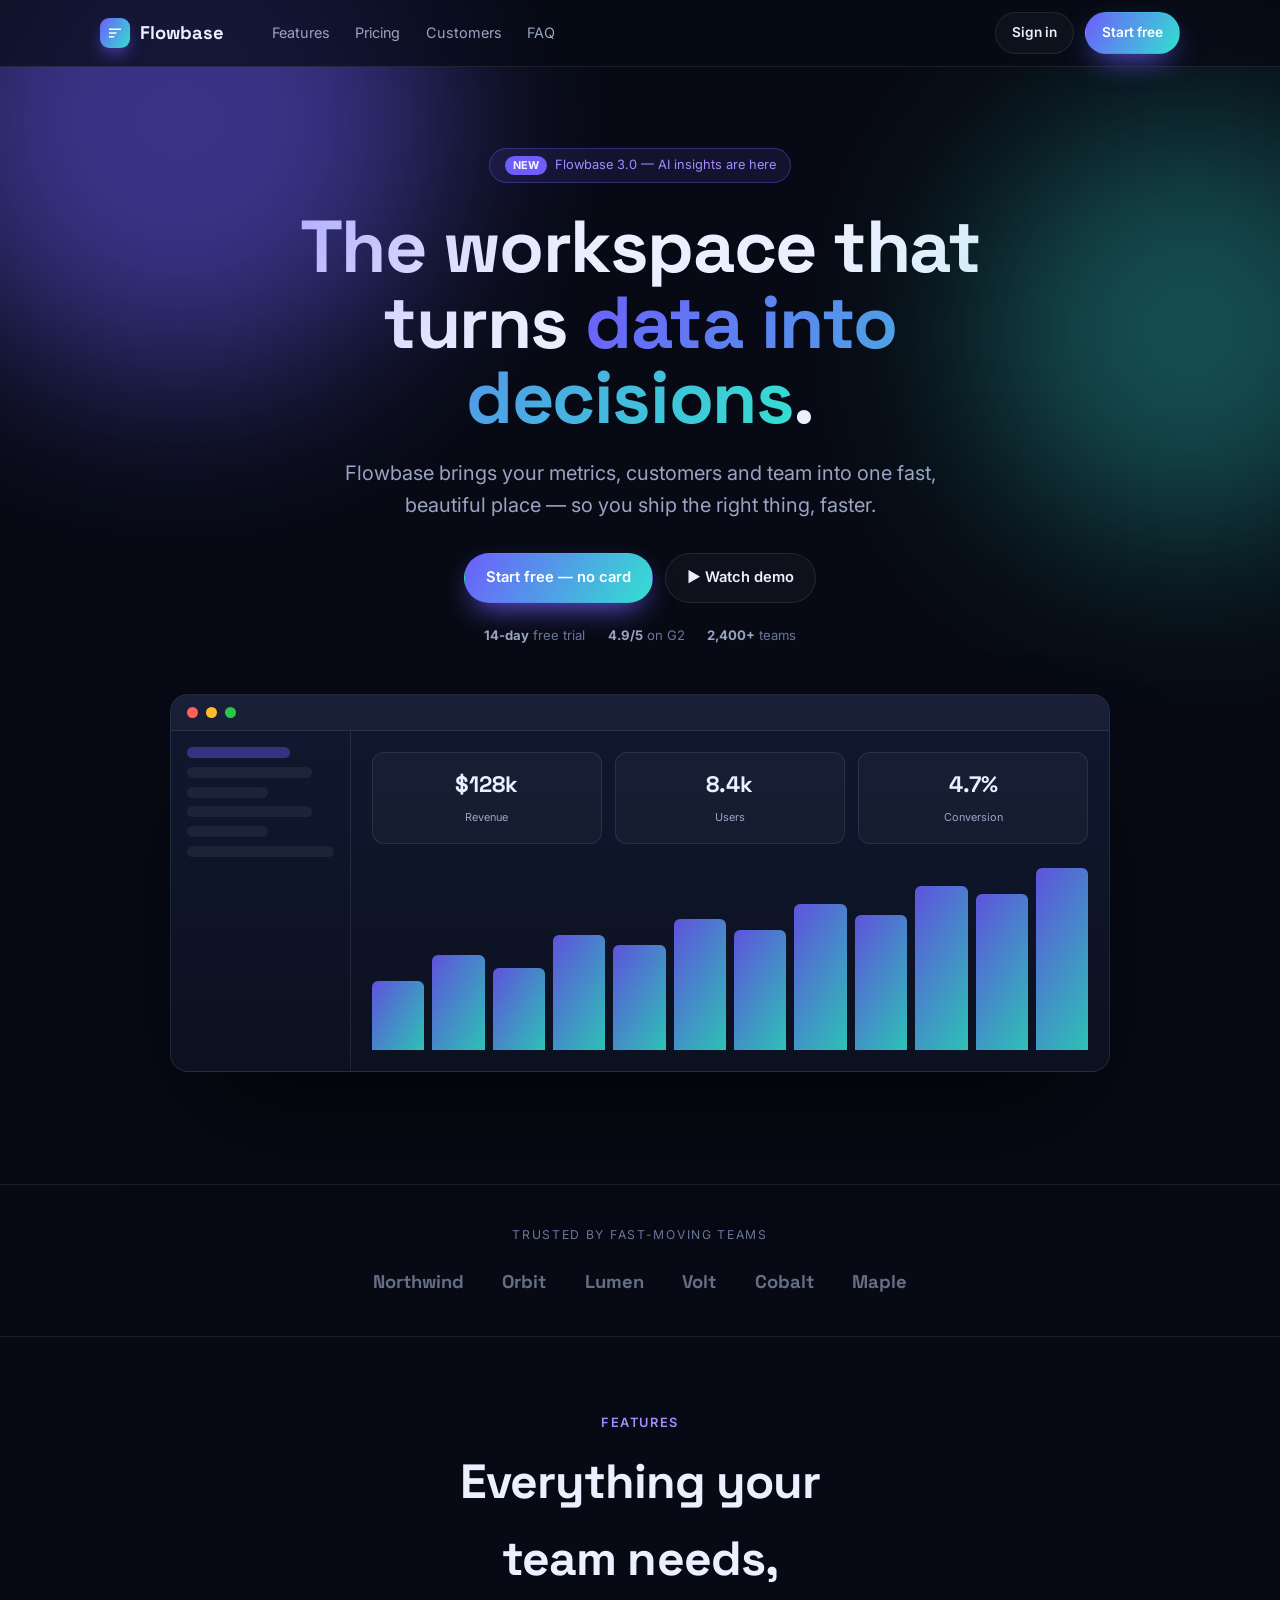
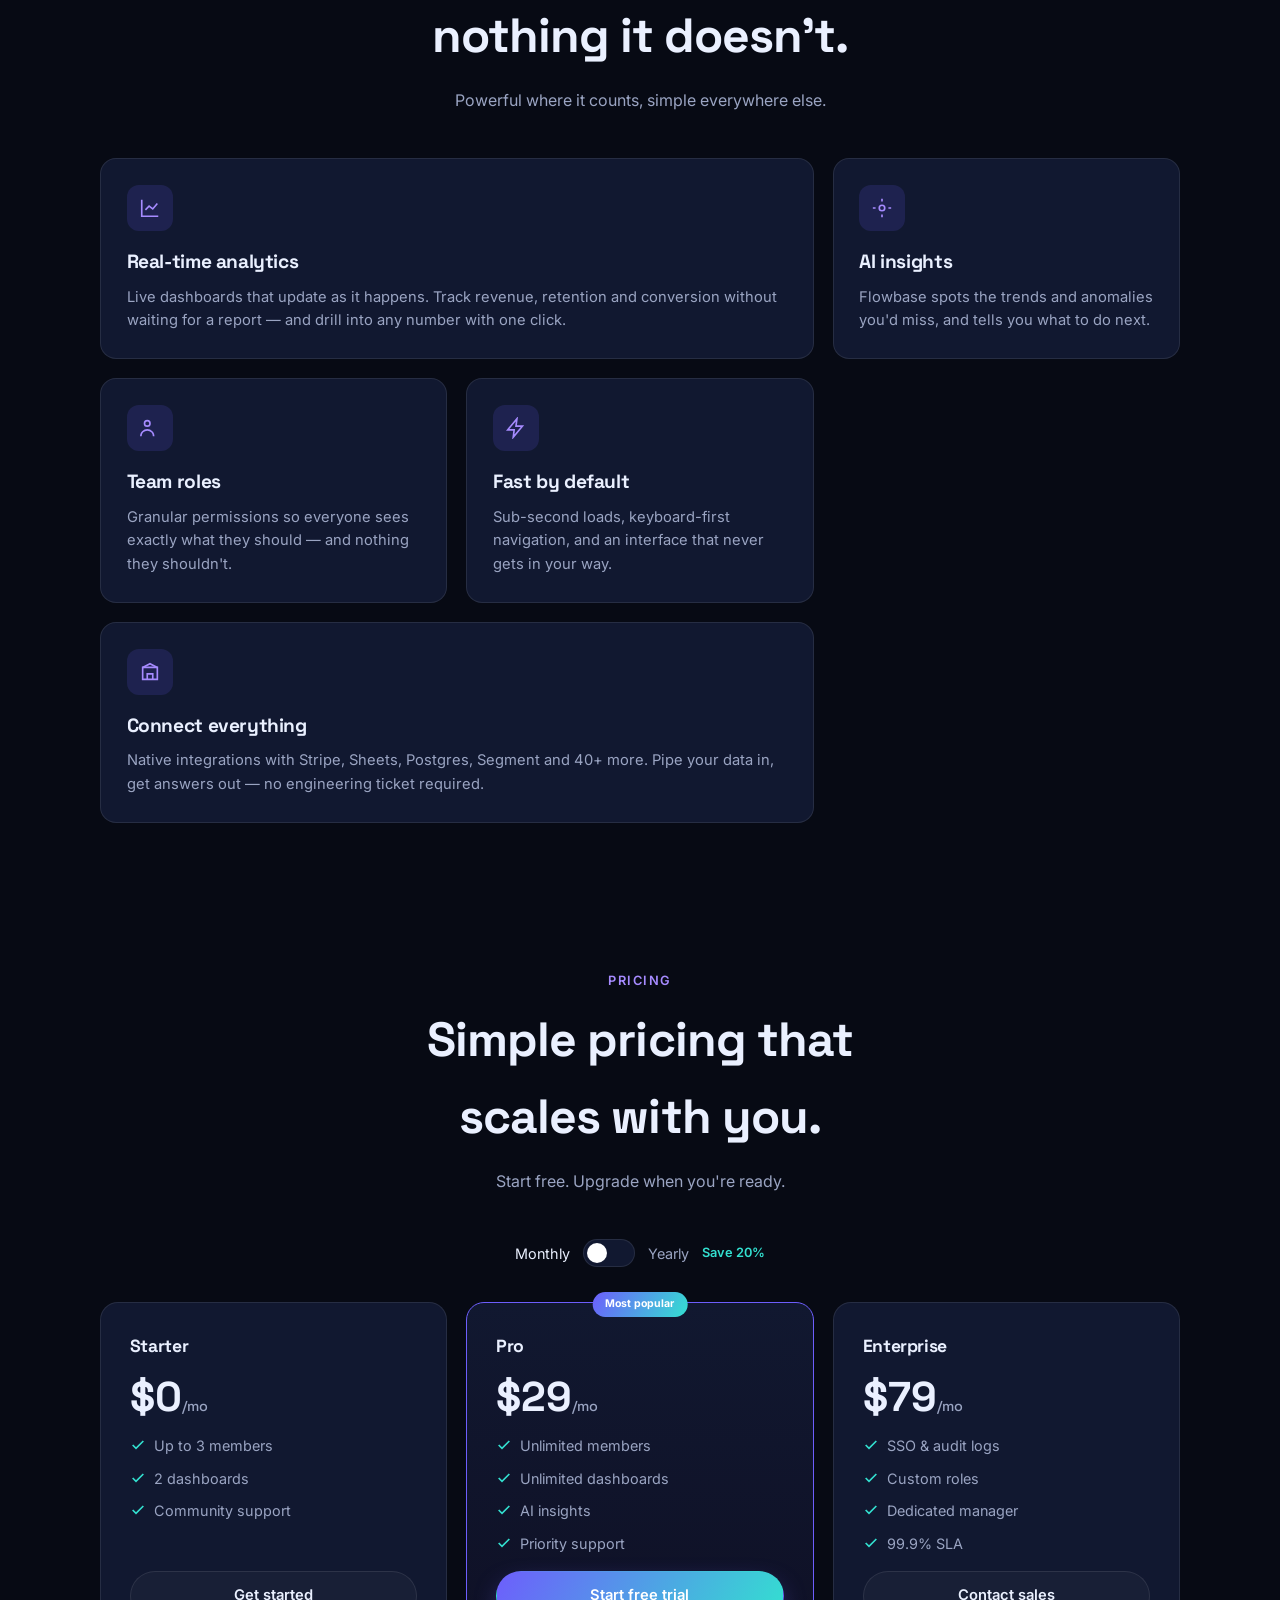
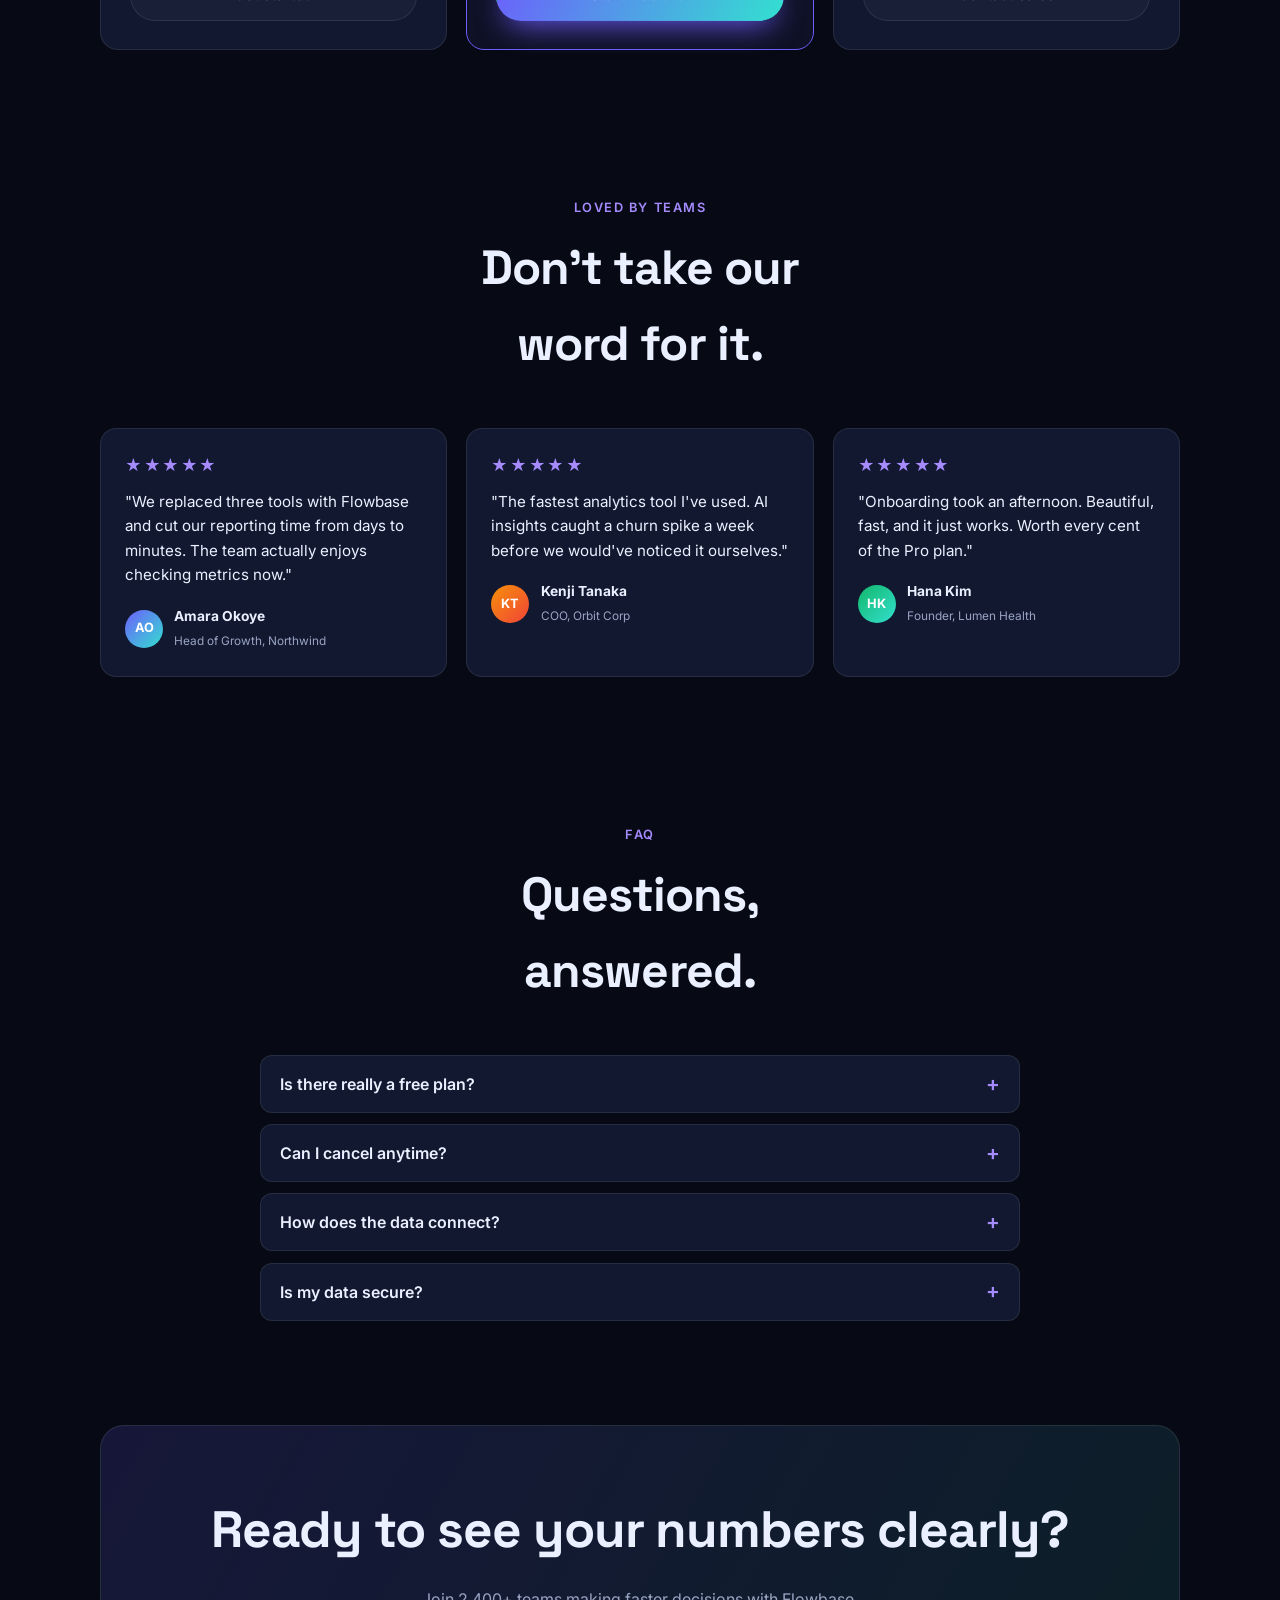
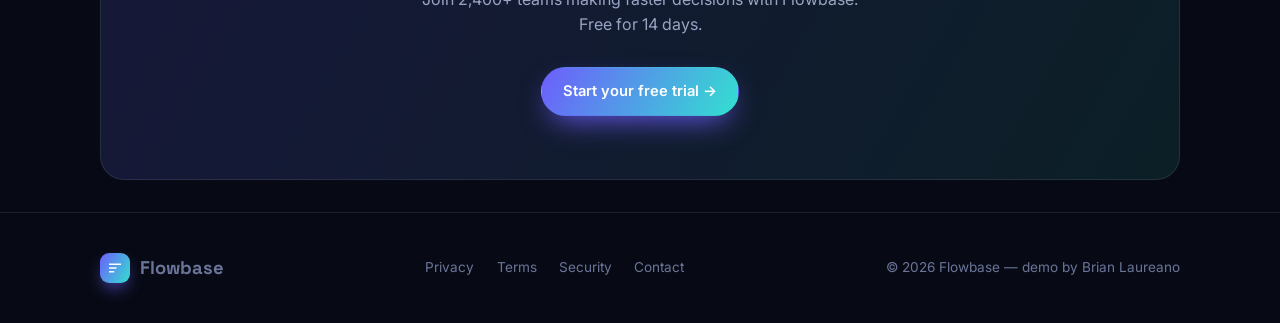
<file: landing-flowbase/index.html>
<!doctype html>
<html lang="en">
<head>
<meta charset="utf-8" />
<meta name="viewport" content="width=device-width, initial-scale=1" />
<title>Flowbase — SaaS Product Landing Demo · Brian Laureano</title>
<meta name="description" content="A high-converting SaaS product landing page — hero, features, pricing with monthly/yearly toggle, testimonials and FAQ. Demo build by Brian Laureano." />
<link rel="preconnect" href="https://fonts.googleapis.com" />
<link rel="preconnect" href="https://fonts.gstatic.com" crossorigin />
<link href="https://fonts.googleapis.com/css2?family=Inter:wght@400;500;600;700&family=Space+Grotesk:wght@500;600;700&display=swap" rel="stylesheet" />
<style>
  :root{
    --bg:#070a14; --bg-2:#0c1120; --panel:#111830; --line:rgba(255,255,255,.09);
    --ink:#eaf0ff; --muted:#9aa4c2; --faint:#6b7599;
    --brand:#6d5efc; --brand-2:#a68bff; --cyan:#33e0d0; --pink:#ff6ad5;
    --grad:linear-gradient(120deg,var(--brand),var(--cyan));
    --ease:cubic-bezier(.22,1,.36,1);
  }
  *{box-sizing:border-box;margin:0;padding:0}
  body{background:var(--bg);color:var(--ink);font-family:"Inter",system-ui,sans-serif;line-height:1.6;-webkit-font-smoothing:antialiased;overflow-x:hidden}
  h1,h2,h3,.g{font-family:"Space Grotesk","Inter",sans-serif;letter-spacing:-.02em}
  a{color:inherit;text-decoration:none}
  button{font-family:inherit;cursor:pointer}
  ::selection{background:var(--brand);color:#fff}
  .wrap{max-width:1160px;margin:0 auto;padding:0 clamp(1.2rem,4vw,2.5rem)}
  section{position:relative}

  /* glow bg */
  .glow{position:absolute;border-radius:50%;filter:blur(90px);opacity:.5;pointer-events:none;z-index:0}
  .g1{width:520px;height:520px;background:var(--brand);top:-140px;left:-80px}
  .g2{width:420px;height:420px;background:var(--cyan);top:120px;right:-120px;opacity:.32}

  /* nav */
  .nav{position:sticky;top:0;z-index:50;backdrop-filter:blur(14px);background:rgba(7,10,20,.7);border-bottom:1px solid var(--line)}
  .nav__in{display:flex;align-items:center;gap:2rem;height:66px}
  .logo{display:flex;align-items:center;gap:.6rem;font-family:"Space Grotesk";font-weight:700;font-size:1.15rem}
  .logo__m{width:30px;height:30px;border-radius:9px;background:var(--grad);display:grid;place-items:center;color:#fff;box-shadow:0 8px 18px -6px var(--brand)}
  .nav__links{display:flex;gap:1.6rem;margin-left:1rem;font-size:.9rem;color:var(--muted)}
  .nav__links a:hover{color:var(--ink)}
  .nav__cta{margin-left:auto;display:flex;gap:.7rem;align-items:center}
  @media(max-width:820px){.nav__links{display:none}}

  .btn{display:inline-flex;align-items:center;gap:.5rem;font-weight:600;font-size:.92rem;padding:.75rem 1.3rem;border-radius:100px;border:1px solid transparent;transition:.25s var(--ease)}
  .btn--p{background:var(--grad);color:#fff;box-shadow:0 12px 30px -10px var(--brand)}
  .btn--p:hover{transform:translateY(-2px);box-shadow:0 18px 40px -12px var(--brand)}
  .btn--g{border-color:var(--line);color:var(--ink);background:rgba(255,255,255,.03)}
  .btn--g:hover{border-color:var(--brand-2);background:rgba(255,255,255,.06)}
  .btn--sm{padding:.55rem 1rem;font-size:.85rem}

  /* hero */
  .hero{text-align:center;padding:clamp(4rem,9vh,8rem) 0 3rem;z-index:1}
  .tagpill{display:inline-flex;align-items:center;gap:.5rem;font-size:.8rem;color:var(--brand-2);background:rgba(109,94,252,.12);border:1px solid rgba(109,94,252,.35);border-radius:100px;padding:.4rem .9rem;margin-bottom:1.6rem}
  .tagpill b{color:#fff;background:var(--brand);border-radius:100px;padding:.05rem .5rem;font-size:.68rem}
  .hero h1{font-size:clamp(2.4rem,6vw,4.6rem);line-height:1.03;max-width:16ch;margin:0 auto 1.3rem}
  .hero h1 em{font-style:normal;background:var(--grad);-webkit-background-clip:text;background-clip:text;color:transparent}
  .hero p{color:var(--muted);font-size:clamp(1.02rem,1.6vw,1.25rem);max-width:52ch;margin:0 auto 2rem}
  .hero__cta{display:flex;gap:.8rem;justify-content:center;flex-wrap:wrap}
  .hero__meta{margin-top:1.4rem;color:var(--faint);font-size:.82rem;display:flex;gap:1.4rem;justify-content:center;flex-wrap:wrap}
  .hero__meta b{color:var(--muted)}

  /* app mock */
  .mock{max-width:940px;margin:3rem auto 0;border-radius:18px;border:1px solid var(--line);overflow:hidden;
    background:linear-gradient(var(--panel),var(--bg-2));box-shadow:0 60px 120px -40px rgba(0,0,0,.8);position:relative;z-index:1}
  .mock__bar{display:flex;align-items:center;gap:.5rem;padding:.75rem 1rem;background:rgba(255,255,255,.03);border-bottom:1px solid var(--line)}
  .mock__bar i{width:11px;height:11px;border-radius:50%;background:#3a4260}
  .mock__bar i:nth-child(1){background:#ff5f57}.mock__bar i:nth-child(2){background:#febc2e}.mock__bar i:nth-child(3){background:#28c840}
  .mock__body{display:grid;grid-template-columns:180px 1fr;min-height:340px}
  .mock__side{border-right:1px solid var(--line);padding:1rem;display:flex;flex-direction:column;gap:.55rem}
  .mrow{height:11px;border-radius:6px;background:rgba(255,255,255,.06)}
  .mrow.a{width:70%;background:rgba(109,94,252,.4)}.mrow.b{width:85%}.mrow.c{width:55%}
  .mock__main{padding:1.3rem;display:flex;flex-direction:column;gap:1rem}
  .mkpis{display:grid;grid-template-columns:repeat(3,1fr);gap:.8rem}
  .mkpi{background:rgba(255,255,255,.03);border:1px solid var(--line);border-radius:12px;padding:.9rem}
  .mkpi b{font-family:"Space Grotesk";font-size:1.4rem;display:block}
  .mkpi small{color:var(--muted);font-size:.68rem}
  .mchart{flex:1;display:flex;align-items:flex-end;gap:8px;min-height:120px;padding-top:.5rem}
  .mchart i{flex:1;background:var(--grad);border-radius:6px 6px 0 0;height:var(--h);opacity:.85;transition:height .9s var(--ease)}

  /* logos */
  .logos{padding:2.5rem 0;border-top:1px solid var(--line);border-bottom:1px solid var(--line);margin-top:4rem}
  .logos p{text-align:center;color:var(--faint);font-size:.76rem;text-transform:uppercase;letter-spacing:.14em;margin-bottom:1.4rem}
  .logos__row{display:flex;flex-wrap:wrap;gap:2.4rem;justify-content:center;align-items:center;opacity:.65}
  .logos__row span{font-family:"Space Grotesk";font-weight:700;font-size:1.15rem;color:var(--muted)}

  /* section head */
  .sh{text-align:center;max-width:44ch;margin:0 auto clamp(2.5rem,5vh,3.5rem)}
  .sh .k{color:var(--brand-2);font-size:.8rem;font-weight:600;text-transform:uppercase;letter-spacing:.12em}
  .sh h2{font-size:clamp(1.9rem,4vw,3rem);margin:.6rem 0 .8rem}
  .sh p{color:var(--muted)}
  .block{padding:clamp(4rem,8vh,7rem) 0}

  /* features */
  .feat{display:grid;grid-template-columns:repeat(3,1fr);gap:1.2rem}
  @media(max-width:900px){.feat{grid-template-columns:1fr}}
  .fcard{background:var(--panel);border:1px solid var(--line);border-radius:16px;padding:1.6rem;transition:.35s var(--ease)}
  .fcard:hover{transform:translateY(-6px);border-color:var(--brand-2)}
  .fcard .ic{width:46px;height:46px;border-radius:12px;background:rgba(109,94,252,.15);display:grid;place-items:center;color:var(--brand-2);margin-bottom:1rem}
  .fcard .ic svg{width:22px;height:22px;stroke:currentColor;fill:none;stroke-width:1.8}
  .fcard h3{font-size:1.2rem;margin-bottom:.5rem}
  .fcard p{color:var(--muted);font-size:.92rem}
  .fcard--wide{grid-column:span 2}@media(max-width:900px){.fcard--wide{grid-column:span 1}}

  /* pricing */
  .price-toggle{display:flex;align-items:center;gap:.8rem;justify-content:center;margin-bottom:2.2rem;font-size:.9rem;color:var(--muted)}
  .switch{width:52px;height:28px;border-radius:100px;background:var(--panel);border:1px solid var(--line);position:relative;cursor:pointer;transition:.25s}
  .switch.on{background:var(--brand)}
  .switch i{position:absolute;top:3px;left:3px;width:20px;height:20px;border-radius:50%;background:#fff;transition:.25s var(--ease)}
  .switch.on i{left:27px}
  .save{color:var(--cyan);font-weight:600;font-size:.8rem}
  .plans{display:grid;grid-template-columns:repeat(3,1fr);gap:1.2rem;align-items:stretch}
  @media(max-width:900px){.plans{grid-template-columns:1fr;max-width:420px;margin:0 auto}}
  .plan{background:var(--panel);border:1px solid var(--line);border-radius:18px;padding:1.8rem;display:flex;flex-direction:column;gap:1rem}
  .plan--best{border-color:var(--brand);background:linear-gradient(var(--panel),rgba(109,94,252,.08));position:relative}
  .plan--best::before{content:"Most popular";position:absolute;top:-11px;left:50%;transform:translateX(-50%);background:var(--grad);color:#fff;font-size:.66rem;font-weight:700;padding:.25rem .8rem;border-radius:100px}
  .plan h3{font-size:1.1rem}
  .plan .amt{font-family:"Space Grotesk";font-size:2.6rem;font-weight:700;line-height:1}
  .plan .amt small{font-size:.9rem;color:var(--muted);font-weight:500}
  .plan ul{list-style:none;display:flex;flex-direction:column;gap:.6rem;font-size:.9rem;color:var(--muted)}
  .plan li{display:flex;gap:.5rem;align-items:flex-start}
  .plan li svg{width:16px;height:16px;stroke:var(--cyan);fill:none;stroke-width:2.5;flex:none;margin-top:.2rem}
  .plan .btn{width:100%;justify-content:center;margin-top:auto}

  /* testimonials */
  .quotes{display:grid;grid-template-columns:repeat(3,1fr);gap:1.2rem}
  @media(max-width:900px){.quotes{grid-template-columns:1fr}}
  .quote{background:var(--panel);border:1px solid var(--line);border-radius:16px;padding:1.5rem}
  .quote .stars{color:var(--brand-2);letter-spacing:.1em;margin-bottom:.7rem}
  .quote p{font-size:.95rem;margin-bottom:1.1rem}
  .quote .who{display:flex;align-items:center;gap:.7rem}
  .quote .av{width:38px;height:38px;border-radius:50%;display:grid;place-items:center;color:#fff;font-weight:700;font-size:.8rem}
  .quote b{font-size:.86rem;display:block}.quote small{color:var(--muted);font-size:.74rem}

  /* faq */
  .faq{max-width:760px;margin:0 auto;display:flex;flex-direction:column;gap:.7rem}
  .qa{background:var(--panel);border:1px solid var(--line);border-radius:12px;overflow:hidden}
  .qa__q{width:100%;text-align:left;background:none;border:0;color:var(--ink);font-weight:600;font-size:1rem;padding:1.1rem 1.2rem;display:flex;align-items:center;gap:1rem}
  .qa__q span{margin-left:auto;transition:.3s;color:var(--brand-2);font-size:1.3rem;line-height:1}
  .qa.on .qa__q span{transform:rotate(45deg)}
  .qa__a{max-height:0;overflow:hidden;transition:max-height .35s var(--ease)}
  .qa__a p{padding:0 1.2rem 1.1rem;color:var(--muted);font-size:.92rem}

  /* cta */
  .final{text-align:center;background:linear-gradient(120deg,rgba(109,94,252,.16),rgba(51,224,208,.1));border:1px solid var(--line);border-radius:24px;padding:clamp(3rem,7vh,5rem) 1.5rem;margin:2rem 0}
  .final h2{font-size:clamp(2rem,4.5vw,3.2rem);margin-bottom:1rem}
  .final p{color:var(--muted);max-width:44ch;margin:0 auto 1.8rem}

  footer{border-top:1px solid var(--line);padding:2.5rem 0;color:var(--faint);font-size:.85rem}
  .foot{display:flex;justify-content:space-between;gap:1rem;flex-wrap:wrap;align-items:center}
  .foot__links{display:flex;gap:1.4rem}.foot__links a:hover{color:var(--ink)}

  .reveal{opacity:0;transform:translateY(22px)}
  .reveal.in{opacity:1;transform:none;transition:opacity .7s var(--ease),transform .7s var(--ease)}
  @media(prefers-reduced-motion:reduce){*{transition:none!important;animation:none!important}.reveal{opacity:1;transform:none}}
</style>
</head>
<body>
<div class="glow g1"></div><div class="glow g2"></div>

<nav class="nav"><div class="wrap nav__in">
  <a class="logo"><span class="logo__m g"><svg viewBox="0 0 24 24" width="18" height="18" fill="none" stroke="#fff" stroke-width="2.2"><path d="M4 7h16M4 12h10M4 17h7"/></svg></span>Flowbase</a>
  <div class="nav__links"><a href="#features">Features</a><a href="#pricing">Pricing</a><a href="#loved">Customers</a><a href="#faq">FAQ</a></div>
  <div class="nav__cta"><a class="btn btn--g btn--sm">Sign in</a><a class="btn btn--p btn--sm">Start free</a></div>
</div></nav>

<header class="hero"><div class="wrap">
  <span class="tagpill"><b>NEW</b> Flowbase 3.0 — AI insights are here</span>
  <h1>The workspace that turns <em>data into decisions</em>.</h1>
  <p>Flowbase brings your metrics, customers and team into one fast, beautiful place — so you ship the right thing, faster.</p>
  <div class="hero__cta"><a class="btn btn--p">Start free — no card</a><a class="btn btn--g">▶ Watch demo</a></div>
  <div class="hero__meta"><span><b>14-day</b> free trial</span><span><b>4.9/5</b> on G2</span><span><b>2,400+</b> teams</span></div>

  <div class="mock reveal">
    <div class="mock__bar"><i></i><i></i><i></i></div>
    <div class="mock__body">
      <div class="mock__side"><div class="mrow a"></div><div class="mrow b"></div><div class="mrow c"></div><div class="mrow b"></div><div class="mrow c"></div><div class="mrow"></div></div>
      <div class="mock__main">
        <div class="mkpis">
          <div class="mkpi"><b>$128k</b><small>Revenue</small></div>
          <div class="mkpi"><b>8.4k</b><small>Users</small></div>
          <div class="mkpi"><b>4.7%</b><small>Conversion</small></div>
        </div>
        <div class="mchart" id="mchart"></div>
      </div>
    </div>
  </div>
</div></header>

<section class="logos"><div class="wrap">
  <p>Trusted by fast-moving teams</p>
  <div class="logos__row"><span>Northwind</span><span>Orbit</span><span>Lumen</span><span>Volt</span><span>Cobalt</span><span>Maple</span></div>
</div></section>

<section class="block" id="features"><div class="wrap">
  <div class="sh reveal"><span class="k">Features</span><h2>Everything your team needs, nothing it doesn't.</h2><p>Powerful where it counts, simple everywhere else.</p></div>
  <div class="feat">
    <div class="fcard fcard--wide reveal"><div class="ic"><svg viewBox="0 0 24 24"><path d="M3 3v18h18"/><path d="M7 14l4-4 4 3 5-6"/></svg></div><h3>Real-time analytics</h3><p>Live dashboards that update as it happens. Track revenue, retention and conversion without waiting for a report — and drill into any number with one click.</p></div>
    <div class="fcard reveal"><div class="ic"><svg viewBox="0 0 24 24"><circle cx="12" cy="12" r="3"/><path d="M12 2v3M12 19v3M2 12h3M19 12h3"/></svg></div><h3>AI insights</h3><p>Flowbase spots the trends and anomalies you'd miss, and tells you what to do next.</p></div>
    <div class="fcard reveal"><div class="ic"><svg viewBox="0 0 24 24"><circle cx="9" cy="7" r="3"/><path d="M2 21a7 7 0 0 1 14 0"/></svg></div><h3>Team roles</h3><p>Granular permissions so everyone sees exactly what they should — and nothing they shouldn't.</p></div>
    <div class="fcard reveal"><div class="ic"><svg viewBox="0 0 24 24"><path d="M13 2 3 14h7l-1 8 10-12h-7z"/></svg></div><h3>Fast by default</h3><p>Sub-second loads, keyboard-first navigation, and an interface that never gets in your way.</p></div>
    <div class="fcard fcard--wide reveal"><div class="ic"><svg viewBox="0 0 24 24"><path d="M4 7h16v13H4z"/><path d="M4 7l8-4 8 4M9 20v-6h6v6"/></svg></div><h3>Connect everything</h3><p>Native integrations with Stripe, Sheets, Postgres, Segment and 40+ more. Pipe your data in, get answers out — no engineering ticket required.</p></div>
  </div>
</div></section>

<section class="block" id="pricing"><div class="wrap">
  <div class="sh reveal"><span class="k">Pricing</span><h2>Simple pricing that scales with you.</h2><p>Start free. Upgrade when you're ready.</p></div>
  <div class="price-toggle reveal"><span id="lblM" style="color:var(--ink)">Monthly</span>
    <div class="switch" id="switch"><i></i></div>
    <span id="lblY">Yearly</span><span class="save">Save 20%</span></div>
  <div class="plans">
    <div class="plan reveal"><h3>Starter</h3><div class="amt"><span data-m="0" data-y="0">$0</span><small>/mo</small></div>
      <ul><li><svg viewBox="0 0 24 24"><path d="M20 6 9 17l-5-5"/></svg>Up to 3 members</li><li><svg viewBox="0 0 24 24"><path d="M20 6 9 17l-5-5"/></svg>2 dashboards</li><li><svg viewBox="0 0 24 24"><path d="M20 6 9 17l-5-5"/></svg>Community support</li></ul>
      <a class="btn btn--g">Get started</a></div>
    <div class="plan plan--best reveal"><h3>Pro</h3><div class="amt">$<span data-m="29" data-y="23">29</span><small>/mo</small></div>
      <ul><li><svg viewBox="0 0 24 24"><path d="M20 6 9 17l-5-5"/></svg>Unlimited members</li><li><svg viewBox="0 0 24 24"><path d="M20 6 9 17l-5-5"/></svg>Unlimited dashboards</li><li><svg viewBox="0 0 24 24"><path d="M20 6 9 17l-5-5"/></svg>AI insights</li><li><svg viewBox="0 0 24 24"><path d="M20 6 9 17l-5-5"/></svg>Priority support</li></ul>
      <a class="btn btn--p">Start free trial</a></div>
    <div class="plan reveal"><h3>Enterprise</h3><div class="amt">$<span data-m="79" data-y="63">79</span><small>/mo</small></div>
      <ul><li><svg viewBox="0 0 24 24"><path d="M20 6 9 17l-5-5"/></svg>SSO & audit logs</li><li><svg viewBox="0 0 24 24"><path d="M20 6 9 17l-5-5"/></svg>Custom roles</li><li><svg viewBox="0 0 24 24"><path d="M20 6 9 17l-5-5"/></svg>Dedicated manager</li><li><svg viewBox="0 0 24 24"><path d="M20 6 9 17l-5-5"/></svg>99.9% SLA</li></ul>
      <a class="btn btn--g">Contact sales</a></div>
  </div>
</div></section>

<section class="block" id="loved"><div class="wrap">
  <div class="sh reveal"><span class="k">Loved by teams</span><h2>Don't take our word for it.</h2></div>
  <div class="quotes">
    <div class="quote reveal"><div class="stars">★★★★★</div><p>"We replaced three tools with Flowbase and cut our reporting time from days to minutes. The team actually enjoys checking metrics now."</p><div class="who"><div class="av" style="background:linear-gradient(135deg,#6d5efc,#33e0d0)">AO</div><div><b>Amara Okoye</b><small>Head of Growth, Northwind</small></div></div></div>
    <div class="quote reveal"><div class="stars">★★★★★</div><p>"The fastest analytics tool I've used. AI insights caught a churn spike a week before we would've noticed it ourselves."</p><div class="who"><div class="av" style="background:linear-gradient(135deg,#f79009,#f04438)">KT</div><div><b>Kenji Tanaka</b><small>COO, Orbit Corp</small></div></div></div>
    <div class="quote reveal"><div class="stars">★★★★★</div><p>"Onboarding took an afternoon. Beautiful, fast, and it just works. Worth every cent of the Pro plan."</p><div class="who"><div class="av" style="background:linear-gradient(135deg,#12b76a,#33e0d0)">HK</div><div><b>Hana Kim</b><small>Founder, Lumen Health</small></div></div></div>
  </div>
</div></section>

<section class="block" id="faq"><div class="wrap">
  <div class="sh reveal"><span class="k">FAQ</span><h2>Questions, answered.</h2></div>
  <div class="faq" id="faqList">
    <div class="qa"><button class="qa__q">Is there really a free plan?<span>+</span></button><div class="qa__a"><p>Yes — the Starter plan is free forever for up to 3 members and 2 dashboards. No credit card required to sign up.</p></div></div>
    <div class="qa"><button class="qa__q">Can I cancel anytime?<span>+</span></button><div class="qa__a"><p>Absolutely. Plans are month-to-month (or yearly if you want the discount). Cancel in one click, no phone calls, no retention traps.</p></div></div>
    <div class="qa"><button class="qa__q">How does the data connect?<span>+</span></button><div class="qa__a"><p>Native integrations with Stripe, Google Sheets, Postgres, Segment and 40+ more. Most sources connect in under two minutes with no engineering help.</p></div></div>
    <div class="qa"><button class="qa__q">Is my data secure?<span>+</span></button><div class="qa__a"><p>Data is encrypted in transit and at rest. Enterprise plans add SSO, audit logs and a 99.9% uptime SLA.</p></div></div>
  </div>
</div></section>

<section class="wrap"><div class="final reveal">
  <h2>Ready to see your numbers clearly?</h2>
  <p>Join 2,400+ teams making faster decisions with Flowbase. Free for 14 days.</p>
  <a class="btn btn--p">Start your free trial →</a>
</div></section>

<footer><div class="wrap foot">
  <a class="logo"><span class="logo__m g"><svg viewBox="0 0 24 24" width="18" height="18" fill="none" stroke="#fff" stroke-width="2.2"><path d="M4 7h16M4 12h10M4 17h7"/></svg></span>Flowbase</a>
  <div class="foot__links"><a>Privacy</a><a>Terms</a><a>Security</a><a>Contact</a></div>
  <span>© 2026 Flowbase — demo by Brian Laureano</span>
</div></footer>

<script>
(function(){
  const $=(s,r=document)=>r.querySelector(s), $$=(s,r=document)=>[...r.querySelectorAll(s)];

  /* chart bars */
  const H=[38,52,45,63,58,72,66,80,74,90,86,100];
  $('#mchart').innerHTML=H.map(h=>`<i style="--h:0%" data-h="${h}"></i>`).join('');

  /* pricing toggle */
  let yearly=false;
  $('#switch').addEventListener('click',()=>{
    yearly=!yearly; $('#switch').classList.toggle('on',yearly);
    $('#lblM').style.color=yearly?'var(--muted)':'var(--ink)';
    $('#lblY').style.color=yearly?'var(--ink)':'var(--muted)';
    $$('.amt [data-m]').forEach(el=>{const v=yearly?el.dataset.y:el.dataset.m;el.textContent=(el.textContent.trim().startsWith('$')?'$':'')+v;});
  });

  /* faq */
  $$('#faqList .qa__q').forEach(q=>q.addEventListener('click',()=>{
    const qa=q.parentElement, a=qa.querySelector('.qa__a'), open=qa.classList.contains('on');
    $$('#faqList .qa').forEach(x=>{x.classList.remove('on');x.querySelector('.qa__a').style.maxHeight='0';});
    if(!open){qa.classList.add('on');a.style.maxHeight=a.scrollHeight+'px';}
  }));

  /* reveal + chart play */
  const io=new IntersectionObserver(es=>es.forEach(e=>{
    if(!e.isIntersecting)return; e.target.classList.add('in'); io.unobserve(e.target);
    if(e.target.querySelector&&e.target.querySelector('#mchart')||e.target.id==='mchart'){}
  }),{threshold:.14});
  $$('.reveal').forEach(el=>io.observe(el));

  const cio=new IntersectionObserver(es=>es.forEach(e=>{
    if(e.isIntersecting){$$('#mchart i').forEach((b,i)=>setTimeout(()=>b.style.height=b.dataset.h+'%',i*55));cio.disconnect();}
  }),{threshold:.3});
  cio.observe($('#mchart'));
})();
</script>
</body>
</html>
</file>
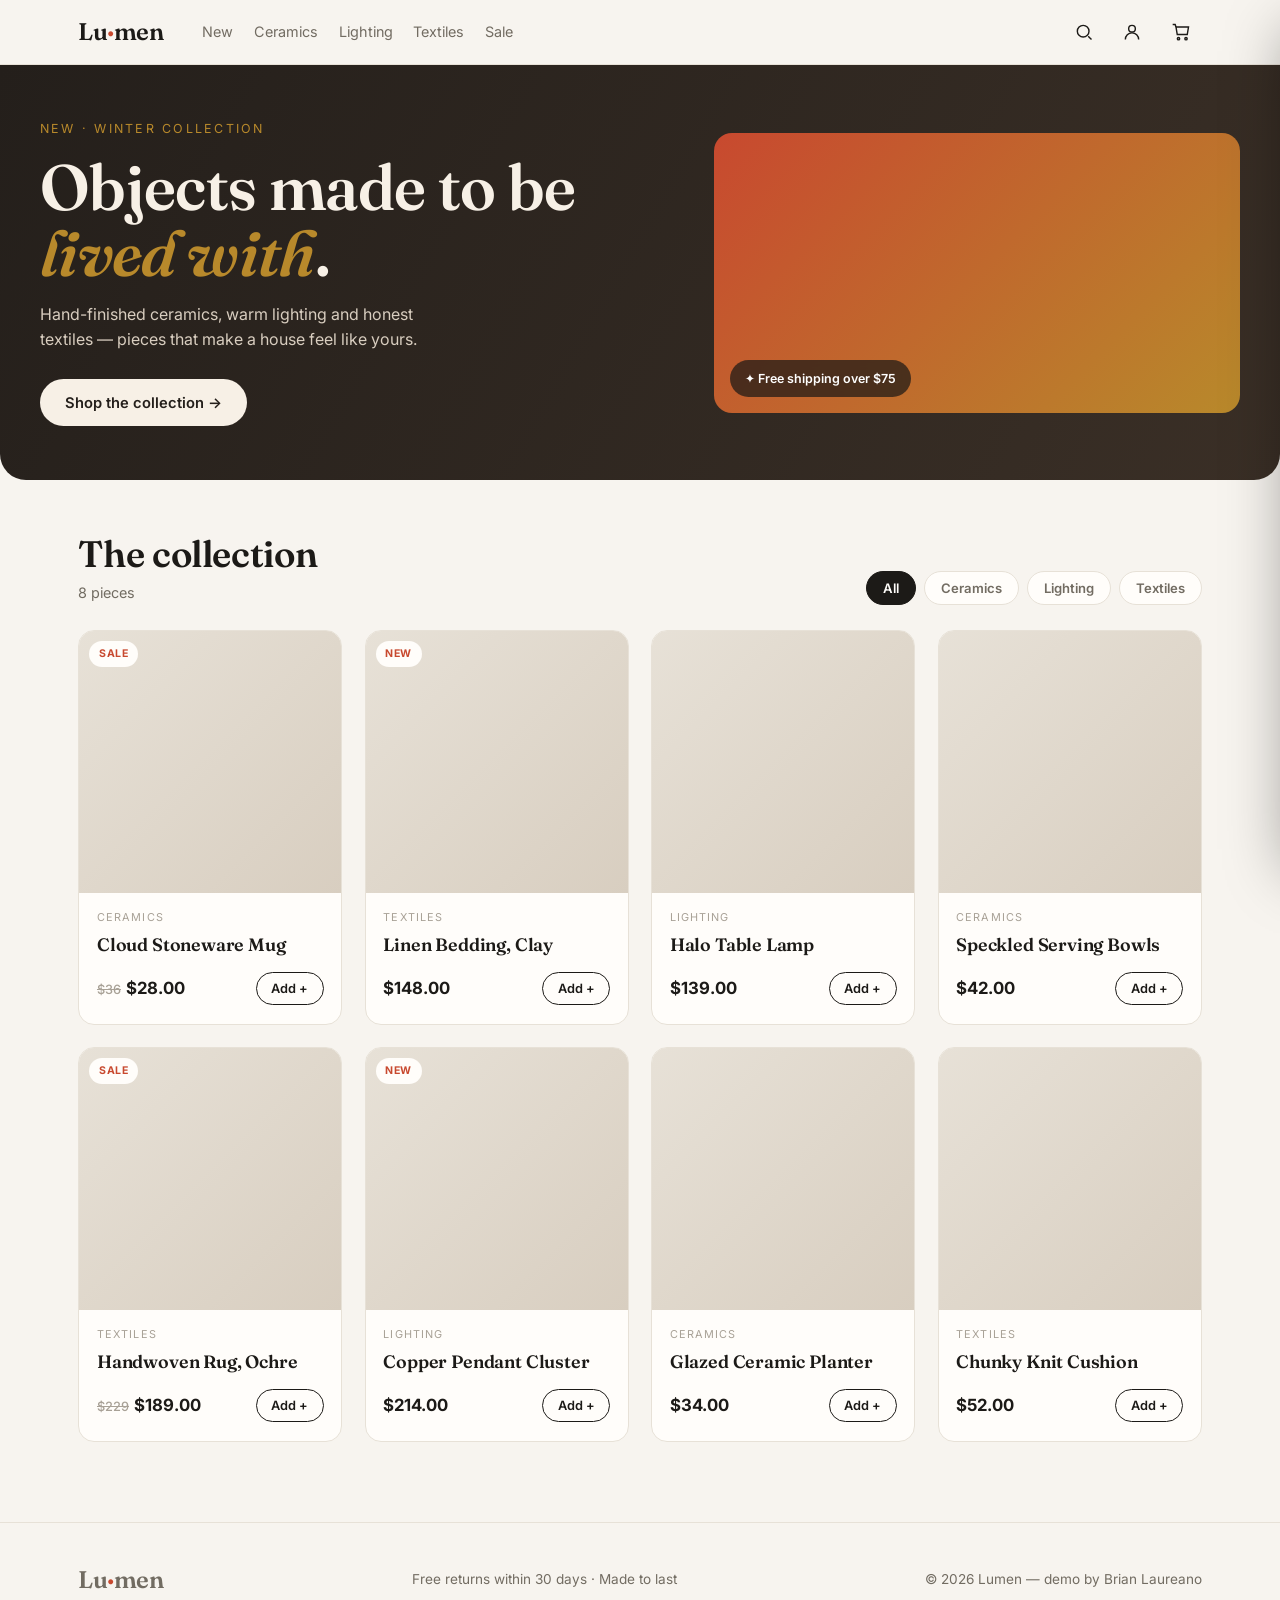
<file: shop-lumen/index.html>
<!doctype html>
<html lang="en">
<head>
<meta charset="utf-8" />
<meta name="viewport" content="width=device-width, initial-scale=1" />
<title>Lumen — E-commerce Store Demo · Brian Laureano</title>
<meta name="description" content="A premium e-commerce storefront — category filter, product quick-view, and a working cart with quantities and live total. Demo build by Brian Laureano." />
<link rel="preconnect" href="https://fonts.googleapis.com" />
<link rel="preconnect" href="https://fonts.gstatic.com" crossorigin />
<link href="https://fonts.googleapis.com/css2?family=Fraunces:opsz,wght@9..144,500;9..144,600&family=Inter:wght@400;500;600;700&display=swap" rel="stylesheet" />
<style>
  :root{
    --bg:#f7f4ef; --panel:#fffdfa; --ink:#1c1a17; --muted:#726c62; --faint:#a8a196;
    --line:#e7e1d7; --accent:#c8492f; --accent-ink:#a53a24; --gold:#b8892b; --green:#2c8a5a;
    --radius:16px; --ease:cubic-bezier(.22,1,.36,1); --e-spring:cubic-bezier(.34,1.56,.64,1);
  }
  *{box-sizing:border-box;margin:0;padding:0}
  body{background:var(--bg);color:var(--ink);font-family:"Inter",system-ui,sans-serif;line-height:1.55;-webkit-font-smoothing:antialiased;overflow-x:hidden}
  h1,h2,h3,.f{font-family:"Fraunces","Georgia",serif;font-weight:600;letter-spacing:-.01em}
  a{color:inherit;text-decoration:none}button{font-family:inherit;cursor:pointer}
  img{display:block;max-width:100%}
  ::selection{background:var(--accent);color:#fff}
  .wrap{max-width:1200px;margin:0 auto;padding:0 clamp(1.2rem,4vw,2.4rem)}

  /* top bar */
  .bar{position:sticky;top:0;z-index:40;background:rgba(247,244,239,.85);backdrop-filter:blur(12px);border-bottom:1px solid var(--line)}
  .bar__in{display:flex;align-items:center;gap:1.4rem;height:64px}
  .logo{font-family:"Fraunces",serif;font-weight:600;font-size:1.5rem;letter-spacing:-.02em}
  .logo b{color:var(--accent)}
  .bar__nav{display:flex;gap:1.3rem;margin-left:1rem;font-size:.9rem;color:var(--muted)}
  .bar__nav a:hover{color:var(--ink)}
  .bar__act{margin-left:auto;display:flex;align-items:center;gap:.4rem}
  .iconbtn{position:relative;width:42px;height:42px;display:grid;place-items:center;border:0;background:none;color:var(--ink);border-radius:11px;transition:.2s}
  .iconbtn:hover{background:var(--panel)}
  .iconbtn svg{width:20px;height:20px;stroke:currentColor;fill:none;stroke-width:1.7}
  .cart-count{position:absolute;top:4px;right:4px;min-width:18px;height:18px;padding:0 4px;border-radius:100px;background:var(--accent);color:#fff;font-size:.66rem;font-weight:700;display:grid;place-items:center;font-family:"Inter";transform:scale(0);transition:transform .3s var(--e-spring)}
  .cart-count.show{transform:scale(1)}
  @media(max-width:760px){.bar__nav{display:none}}

  /* hero */
  .hero{position:relative;overflow:hidden;background:linear-gradient(120deg,#241f1b,#3a2f26);color:#f7f0e6;border-radius:0 0 26px 26px}
  .hero__in{display:grid;grid-template-columns:1.1fr .9fr;gap:2rem;align-items:center;min-height:340px;padding:clamp(2.5rem,6vh,4.5rem) 0}
  @media(max-width:820px){.hero__in{grid-template-columns:1fr;text-align:center}}
  .hero .eyebrow{font-size:.78rem;text-transform:uppercase;letter-spacing:.18em;color:var(--gold);margin-bottom:1rem}
  .hero h1{font-size:clamp(2.4rem,5.5vw,4rem);line-height:1.02;margin-bottom:1.1rem}
  .hero h1 em{font-style:italic;color:var(--gold)}
  .hero p{color:#d8cdbf;max-width:42ch;margin-bottom:1.7rem}
  @media(max-width:820px){.hero p{margin-inline:auto}}
  .hero__art{position:relative;height:280px;border-radius:18px;overflow:hidden;background:linear-gradient(135deg,#c8492f,#b8892b)}
  .hero__art img{width:100%;height:100%;object-fit:cover;opacity:0;transition:opacity .6s}
  .hero__art img.on{opacity:1}
  .hero__badge{position:absolute;bottom:16px;left:16px;background:rgba(28,26,23,.72);backdrop-filter:blur(6px);color:#fff;padding:.55rem .9rem;border-radius:100px;font-size:.78rem;font-weight:600}

  .btn{display:inline-flex;align-items:center;gap:.5rem;font-weight:600;font-size:.92rem;padding:.85rem 1.5rem;border-radius:100px;border:1.5px solid transparent;transition:.25s var(--ease)}
  .btn--p{background:var(--accent);color:#fff}.btn--p:hover{background:var(--accent-ink);transform:translateY(-2px)}
  .btn--d{background:#f7f0e6;color:#241f1b}.btn--d:hover{transform:translateY(-2px)}
  .btn--o{border-color:var(--line);color:var(--ink);background:var(--panel)}.btn--o:hover{border-color:var(--accent);color:var(--accent)}
  .btn--full{width:100%;justify-content:center}

  /* shop head */
  .shop{padding:clamp(2.5rem,5vh,4rem) 0 5rem}
  .shop__head{display:flex;align-items:flex-end;justify-content:space-between;gap:1rem;flex-wrap:wrap;margin-bottom:1.6rem}
  .shop__head h2{font-size:clamp(1.6rem,3vw,2.3rem)}
  .shop__head p{color:var(--muted);font-size:.9rem}
  .cats{display:flex;gap:.5rem;flex-wrap:wrap}
  .cat{border:1px solid var(--line);background:var(--panel);color:var(--muted);font-weight:600;font-size:.82rem;padding:.5rem 1rem;border-radius:100px;transition:.2s}
  .cat:hover{color:var(--ink)}.cat.on{background:var(--ink);color:var(--panel);border-color:var(--ink)}

  .grid{display:grid;grid-template-columns:repeat(4,1fr);gap:1.4rem}
  @media(max-width:1000px){.grid{grid-template-columns:repeat(2,1fr)}}
  @media(max-width:520px){.grid{grid-template-columns:1fr}}
  .card{background:var(--panel);border:1px solid var(--line);border-radius:var(--radius);overflow:hidden;transition:transform .4s var(--ease),box-shadow .4s var(--ease);display:flex;flex-direction:column}
  .card:hover{transform:translateY(-6px);box-shadow:0 30px 50px -30px rgba(28,26,23,.4)}
  .card__img{position:relative;aspect-ratio:1;overflow:hidden;background:var(--grad,linear-gradient(135deg,#e7e1d7,#d8cec0))}
  .card__img img{width:100%;height:100%;object-fit:cover;opacity:0;transition:opacity .5s,transform .6s var(--ease)}
  .card__img img.on{opacity:1}
  .card:hover .card__img img{transform:scale(1.05)}
  .card__tag{position:absolute;top:10px;left:10px;background:var(--panel);color:var(--accent);font-size:.66rem;font-weight:700;text-transform:uppercase;letter-spacing:.05em;padding:.28rem .6rem;border-radius:100px}
  .quick{position:absolute;inset:auto 10px 10px 10px;background:rgba(28,26,23,.85);backdrop-filter:blur(6px);color:#fff;border:0;border-radius:11px;padding:.65rem;font-weight:600;font-size:.82rem;opacity:0;transform:translateY(8px);transition:.28s var(--ease)}
  .card:hover .quick{opacity:1;transform:translateY(0)}
  .card__body{padding:1rem 1.1rem 1.2rem;display:flex;flex-direction:column;gap:.5rem;flex:1}
  .card__cat{font-size:.68rem;text-transform:uppercase;letter-spacing:.1em;color:var(--faint)}
  .card__name{font-family:"Fraunces",serif;font-size:1.12rem;line-height:1.2}
  .card__foot{margin-top:auto;display:flex;align-items:center;justify-content:space-between;gap:.6rem;padding-top:.5rem}
  .price{font-weight:700;font-size:1.05rem}.price small{color:var(--faint);text-decoration:line-through;font-weight:500;font-size:.8rem;margin-right:.3rem}
  .stars{color:var(--gold);font-size:.78rem}
  .add{border:1.5px solid var(--ink);background:none;color:var(--ink);border-radius:100px;padding:.5rem .9rem;font-weight:600;font-size:.8rem;transition:.2s var(--e-spring)}
  .add:hover{background:var(--ink);color:var(--panel)}
  .add:active{transform:scale(.92)}

  /* drawer / cart */
  .scrim{position:fixed;inset:0;background:rgba(28,26,23,.5);opacity:0;pointer-events:none;transition:.3s;z-index:50}
  .scrim.on{opacity:1;pointer-events:auto}
  .cart{position:fixed;top:0;right:0;height:100vh;width:min(410px,94vw);background:var(--panel);z-index:60;transform:translateX(100%);
    transition:transform .38s var(--ease);display:flex;flex-direction:column;box-shadow:-20px 0 60px -30px rgba(0,0,0,.4)}
  .cart.on{transform:none}
  .cart__h{display:flex;align-items:center;gap:.6rem;padding:1.3rem;border-bottom:1px solid var(--line)}
  .cart__h h3{font-size:1.3rem}.cart__h .x{margin-left:auto;width:36px;height:36px;border:1px solid var(--line);background:none;border-radius:10px;font-size:1.1rem;color:var(--muted)}
  .cart__items{flex:1;overflow:auto;padding:1rem 1.3rem;display:flex;flex-direction:column;gap:1rem}
  .ci{display:flex;gap:.9rem;align-items:center}
  .ci__img{width:64px;height:64px;border-radius:11px;flex:none;background:linear-gradient(135deg,#e7e1d7,#d8cec0);object-fit:cover}
  .ci__b{flex:1;min-width:0}
  .ci__b b{font-family:"Fraunces",serif;font-weight:600;font-size:.95rem;display:block;line-height:1.2}
  .ci__b small{color:var(--muted);font-size:.78rem}
  .qty{display:inline-flex;align-items:center;gap:.6rem;margin-top:.4rem;border:1px solid var(--line);border-radius:100px;padding:.15rem .3rem}
  .qty button{width:22px;height:22px;border:0;background:none;color:var(--ink);font-size:1rem;line-height:1;border-radius:50%}
  .qty button:hover{background:var(--bg)}
  .qty span{font-weight:600;font-size:.85rem;min-width:16px;text-align:center}
  .ci__price{font-weight:700;text-align:right}
  .ci__rm{display:block;margin-top:.3rem;color:var(--faint);font-size:.72rem;background:none;border:0}.ci__rm:hover{color:var(--accent)}
  .cart__empty{flex:1;display:flex;flex-direction:column;align-items:center;justify-content:center;gap:.6rem;color:var(--muted);text-align:center;padding:2rem}
  .cart__empty svg{width:46px;height:46px;stroke:var(--faint);fill:none;stroke-width:1.4}
  .cart__f{border-top:1px solid var(--line);padding:1.2rem 1.3rem;display:flex;flex-direction:column;gap:.7rem}
  .cart__row{display:flex;justify-content:space-between;font-size:.88rem;color:var(--muted)}
  .cart__row.total{font-size:1.15rem;color:var(--ink);font-weight:700;font-family:"Fraunces",serif}

  /* quick-view modal */
  .qv{position:fixed;inset:0;z-index:70;display:grid;place-items:center;padding:1.2rem;opacity:0;pointer-events:none;transition:.3s}
  .qv.on{opacity:1;pointer-events:auto}
  .qv__box{background:var(--panel);border-radius:20px;overflow:hidden;max-width:820px;width:100%;display:grid;grid-template-columns:1fr 1fr;
    transform:translateY(16px) scale(.98);transition:transform .35s var(--e-spring);max-height:90vh}
  .qv.on .qv__box{transform:none}
  @media(max-width:700px){.qv__box{grid-template-columns:1fr;max-height:94vh;overflow:auto}}
  .qv__img{aspect-ratio:1;background:linear-gradient(135deg,#e7e1d7,#d8cec0);position:relative}
  .qv__img img{width:100%;height:100%;object-fit:cover}
  .qv__c{padding:1.8rem;display:flex;flex-direction:column;gap:.7rem;overflow:auto}
  .qv__c .card__cat{font-size:.72rem}
  .qv__c h3{font-size:1.7rem;line-height:1.1}
  .qv__c .price{font-size:1.4rem}
  .qv__desc{color:var(--muted);font-size:.9rem}
  .qv__x{position:absolute;top:12px;right:12px;width:38px;height:38px;border-radius:50%;border:0;background:rgba(255,255,255,.9);font-size:1.1rem;z-index:2}

  .toast{position:fixed;bottom:22px;left:50%;transform:translate(-50%,20px);background:var(--ink);color:var(--panel);padding:.8rem 1.2rem;border-radius:100px;font-size:.85rem;font-weight:600;opacity:0;pointer-events:none;transition:.3s var(--ease);z-index:80;display:flex;align-items:center;gap:.5rem}
  .toast.on{opacity:1;transform:translate(-50%,0)}
  .toast svg{width:18px;height:18px;stroke:var(--green);fill:none;stroke-width:2.5}

  footer{border-top:1px solid var(--line);padding:2.4rem 0;color:var(--muted);font-size:.85rem}
  .foot{display:flex;justify-content:space-between;gap:1rem;flex-wrap:wrap;align-items:center}

  .reveal{opacity:0;transform:translateY(20px)}
  .reveal.in{opacity:1;transform:none;transition:opacity .6s var(--ease),transform .6s var(--ease)}
  @media(prefers-reduced-motion:reduce){*{transition:none!important}.reveal{opacity:1;transform:none}}
</style>
</head>
<body>
<header class="bar"><div class="wrap bar__in">
  <a class="logo">Lu<b>·</b>men</a>
  <nav class="bar__nav"><a>New</a><a>Ceramics</a><a>Lighting</a><a>Textiles</a><a>Sale</a></nav>
  <div class="bar__act">
    <button class="iconbtn" aria-label="Search"><svg viewBox="0 0 24 24"><circle cx="11" cy="11" r="7"/><path d="M21 21l-4-4"/></svg></button>
    <button class="iconbtn" aria-label="Account"><svg viewBox="0 0 24 24"><circle cx="12" cy="8" r="4"/><path d="M4 21a8 8 0 0 1 16 0"/></svg></button>
    <button class="iconbtn" id="cartBtn" aria-label="Cart"><svg viewBox="0 0 24 24"><path d="M6 6h15l-1.5 9h-12z"/><path d="M6 6L5 3H2"/><circle cx="9" cy="20" r="1.4"/><circle cx="18" cy="20" r="1.4"/></svg><span class="cart-count" id="cartCount">0</span></button>
  </div>
</div></header>

<section class="hero"><div class="wrap hero__in">
  <div>
    <p class="eyebrow">New · Winter Collection</p>
    <h1>Objects made to be <em>lived with</em>.</h1>
    <p>Hand-finished ceramics, warm lighting and honest textiles — pieces that make a house feel like yours.</p>
    <button class="btn btn--d" id="shopNow">Shop the collection →</button>
  </div>
  <div class="hero__art"><img data-src="https://images.unsplash.com/photo-1616486338812-3dadae4b4ace?w=800&q=80" alt="" /><span class="hero__badge">✦ Free shipping over $75</span></div>
</div></section>

<main class="shop"><div class="wrap">
  <div class="shop__head">
    <div><h2>The collection</h2><p id="count">Loading…</p></div>
    <div class="cats" id="cats"></div>
  </div>
  <div class="grid" id="grid"></div>
</div></main>

<footer><div class="wrap foot">
  <a class="logo">Lu<b>·</b>men</a>
  <span>Free returns within 30 days · Made to last</span>
  <span>© 2026 Lumen — demo by Brian Laureano</span>
</div></footer>

<!-- cart -->
<div class="scrim" id="scrim"></div>
<aside class="cart" id="cart">
  <div class="cart__h"><h3>Your cart</h3><button class="x" id="cartX">✕</button></div>
  <div class="cart__items" id="cartItems"></div>
  <div class="cart__f" id="cartFoot"></div>
</aside>

<!-- quick view -->
<div class="qv" id="qv"><div class="qv__box">
  <div class="qv__img"><button class="qv__x" id="qvX">✕</button><img id="qvImg" alt="" /></div>
  <div class="qv__c">
    <span class="card__cat" id="qvCat"></span>
    <h3 id="qvName"></h3>
    <div class="stars" id="qvStars"></div>
    <div class="price" id="qvPrice"></div>
    <p class="qv__desc" id="qvDesc"></p>
    <button class="btn btn--p btn--full" id="qvAdd" style="margin-top:.5rem">Add to cart</button>
    <button class="btn btn--o btn--full" id="qvBuy">Buy it now</button>
  </div>
</div></div>

<div class="toast" id="toast"></div>

<script>
(function(){
  const $=(s,r=document)=>r.querySelector(s), $$=(s,r=document)=>[...r.querySelectorAll(s)];
  const money=n=>'$'+n.toFixed(2);

  const IMG=id=>`https://images.unsplash.com/${id}?w=700&q=80`;
  const PRODUCTS=[
    {id:1,name:'Cloud Stoneware Mug',cat:'Ceramics',price:28,was:36,tag:'Sale',rate:5,img:'photo-1514228742587-6b1558fcca3d',desc:'A chunky, hand-glazed mug that keeps coffee warmer, longer. Each piece is unique — no two glazes are alike.'},
    {id:2,name:'Linen Bedding, Clay',cat:'Textiles',price:148,tag:'New',rate:5,img:'photo-1616627561839-074385245ff6',desc:'Stonewashed European linen in a warm clay tone. Breathable, softer with every wash, and impossibly inviting.'},
    {id:3,name:'Halo Table Lamp',cat:'Lighting',price:139,tag:'',rate:4,img:'photo-1507473885765-e6ed057f782c',desc:'A warm, dimmable glow with a solid steel base. Designed to make any corner feel intentional.'},
    {id:4,name:'Speckled Serving Bowls',cat:'Ceramics',price:42,tag:'',rate:5,img:'photo-1578749556568-bc2c40e68b61',desc:'Wide, shallow and speckled — as good on the table as on the shelf. Set of two. Dishwasher safe.'},
    {id:5,name:'Handwoven Rug, Ochre',cat:'Textiles',price:189,was:229,tag:'Sale',rate:4,img:'photo-1600166898405-da9535204843',desc:'A hand-knotted rug with an ornate border in soft gold. Dense, durable, and warm underfoot.'},
    {id:6,name:'Copper Pendant Cluster',cat:'Lighting',price:214,tag:'New',rate:5,img:'photo-1540932239986-30128078f3c5',desc:'Five brushed-copper shades on staggered drops. Reads like a sculpture, lights like a pro.'},
    {id:7,name:'Glazed Ceramic Planter',cat:'Ceramics',price:34,tag:'',rate:4,img:'photo-1485955900006-10f4d324d411',desc:'A soft mint glaze with a matching drip tray. Sized for the plant you keep forgetting to repot.'},
    {id:8,name:'Chunky Knit Cushion',cat:'Textiles',price:52,tag:'',rate:5,img:'photo-1584100936595-c0654b55a2e2',desc:'Hand-knit wool blend with a hidden zip. The kind of cushion people always ask about.'},
  ];
  const CATS=['All','Ceramics','Lighting','Textiles'];
  let filter='All', cart={};

  /* build category chips */
  $('#cats').innerHTML=CATS.map((c,i)=>`<button class="cat${i===0?' on':''}" data-c="${c}">${c}</button>`).join('');
  $$('#cats .cat').forEach(b=>b.addEventListener('click',()=>{$$('#cats .cat').forEach(x=>x.classList.remove('on'));b.classList.add('on');filter=b.dataset.c;renderGrid();}));

  function stars(n){return '★★★★★'.slice(0,n)+'☆☆☆☆☆'.slice(0,5-n);}

  function renderGrid(){
    const list=PRODUCTS.filter(p=>filter==='All'||p.cat===filter);
    $('#count').textContent=`${list.length} pieces${filter!=='All'?' in '+filter:''}`;
    $('#grid').innerHTML=list.map(p=>`
      <article class="card reveal" data-id="${p.id}">
        <div class="card__img">
          ${p.tag?`<span class="card__tag">${p.tag}</span>`:''}
          <img data-src="${IMG(p.img)}" alt="${p.name}"/>
          <button class="quick" data-quick="${p.id}">Quick view</button>
        </div>
        <div class="card__body">
          <span class="card__cat">${p.cat}</span>
          <h3 class="card__name">${p.name}</h3>
          <div class="card__foot">
            <span class="price">${p.was?`<small>$${p.was}</small>`:''}${money(p.price)}</span>
            <button class="add" data-add="${p.id}">Add +</button>
          </div>
        </div>
      </article>`).join('');
    loadImgs(); revealAll();
    $$('#grid [data-add]').forEach(b=>b.addEventListener('click',e=>{e.stopPropagation();add(+b.dataset.add);}));
    $$('#grid [data-quick]').forEach(b=>b.addEventListener('click',()=>quickView(+b.dataset.quick)));
  }

  /* lazy image load w/ graceful fallback (gradient stays if offline) */
  function loadImgs(){
    $$('img[data-src]').forEach(img=>{
      if(img.dataset.loaded)return; img.dataset.loaded='1';
      img.onload=()=>img.classList.add('on');
      img.onerror=()=>{img.remove();};
      img.src=img.dataset.src;
    });
  }
  function revealAll(){
    const els=$$('#grid .reveal');
    els.forEach((el,i)=>el.style.transitionDelay=(Math.min(i,8)*45)+'ms');
    requestAnimationFrame(()=>requestAnimationFrame(()=>els.forEach(el=>el.classList.add('in'))));
  }

  /* cart */
  function add(id){cart[id]=(cart[id]||0)+1;renderCart();bump();toast('Added to cart');}
  function bump(){const c=$('#cartCount'),n=Object.values(cart).reduce((s,q)=>s+q,0);c.textContent=n;c.classList.toggle('show',n>0);
    c.classList.remove('show');void c.offsetWidth;if(n>0)c.classList.add('show');}
  function renderCart(){
    const ids=Object.keys(cart);
    const items=$('#cartItems'), foot=$('#cartFoot');
    if(!ids.length){
      items.innerHTML=`<div class="cart__empty"><svg viewBox="0 0 24 24"><path d="M6 6h15l-1.5 9h-12z"/><path d="M6 6L5 3H2"/><circle cx="9" cy="20" r="1.4"/><circle cx="18" cy="20" r="1.4"/></svg><b>Your cart is empty</b><span>Add something you'll love.</span></div>`;
      foot.innerHTML=''; return;
    }
    items.innerHTML=ids.map(id=>{const p=PRODUCTS.find(x=>x.id==id),q=cart[id];
      return `<div class="ci"><img class="ci__img" data-src="${IMG(p.img)}" alt=""/>
        <div class="ci__b"><b>${p.name}</b><small>${p.cat}</small>
          <div class="qty"><button data-dec="${id}">−</button><span>${q}</span><button data-inc="${id}">+</button></div>
          <button class="ci__rm" data-rm="${id}">Remove</button></div>
        <div class="ci__price">${money(p.price*q)}</div></div>`;}).join('');
    const sub=ids.reduce((s,id)=>s+PRODUCTS.find(x=>x.id==id).price*cart[id],0);
    const ship=sub>75?0:6.5;
    foot.innerHTML=`<div class="cart__row"><span>Subtotal</span><span>${money(sub)}</span></div>
      <div class="cart__row"><span>Shipping</span><span>${ship?money(ship):'Free'}</span></div>
      <div class="cart__row total"><span>Total</span><span>${money(sub+ship)}</span></div>
      <button class="btn btn--p btn--full" style="margin-top:.4rem">Checkout →</button>`;
    loadImgs();
    $$('#cartItems [data-inc]').forEach(b=>b.addEventListener('click',()=>{cart[b.dataset.inc]++;renderCart();bump();}));
    $$('#cartItems [data-dec]').forEach(b=>b.addEventListener('click',()=>{const id=b.dataset.dec;cart[id]--;if(cart[id]<=0)delete cart[id];renderCart();bump();}));
    $$('#cartItems [data-rm]').forEach(b=>b.addEventListener('click',()=>{delete cart[b.dataset.rm];renderCart();bump();}));
  }

  /* quick view */
  let qvId=null;
  function quickView(id){const p=PRODUCTS.find(x=>x.id===id);qvId=id;
    $('#qvCat').textContent=p.cat;$('#qvName').textContent=p.name;$('#qvStars').textContent=stars(p.rate);
    $('#qvPrice').innerHTML=(p.was?`<small>$${p.was}</small> `:'')+money(p.price);$('#qvDesc').textContent=p.desc;
    const img=$('#qvImg');img.classList.remove('on');img.onload=()=>img.classList.add('on');img.src=IMG(p.img);
    $('#qv').classList.add('on');
  }
  $('#qvX').addEventListener('click',()=>$('#qv').classList.remove('on'));
  $('#qv').addEventListener('click',e=>{if(e.target.id==='qv')$('#qv').classList.remove('on');});
  $('#qvAdd').addEventListener('click',()=>{add(qvId);$('#qv').classList.remove('on');});
  $('#qvBuy').addEventListener('click',()=>{add(qvId);$('#qv').classList.remove('on');openCart();});

  /* drawer open/close */
  function openCart(){$('#scrim').classList.add('on');$('#cart').classList.add('on');}
  function closeCart(){$('#scrim').classList.remove('on');$('#cart').classList.remove('on');}
  $('#cartBtn').addEventListener('click',openCart);
  $('#cartX').addEventListener('click',closeCart);
  $('#scrim').addEventListener('click',closeCart);
  $('#shopNow').addEventListener('click',()=>$('.shop').scrollIntoView({behavior:'smooth'}));
  document.addEventListener('keydown',e=>{if(e.key==='Escape'){closeCart();$('#qv').classList.remove('on');}});

  let tt;function toast(m){const t=$('#toast');t.innerHTML=`<svg viewBox="0 0 24 24"><path d="M20 6 9 17l-5-5"/></svg>${m}`;t.classList.add('on');clearTimeout(tt);tt=setTimeout(()=>t.classList.remove('on'),1800);}

  /* init */
  $('.hero__art img').onload=function(){this.classList.add('on');};
  loadImgs(); renderGrid(); renderCart();
})();
</script>
</body>
</html>
</file>
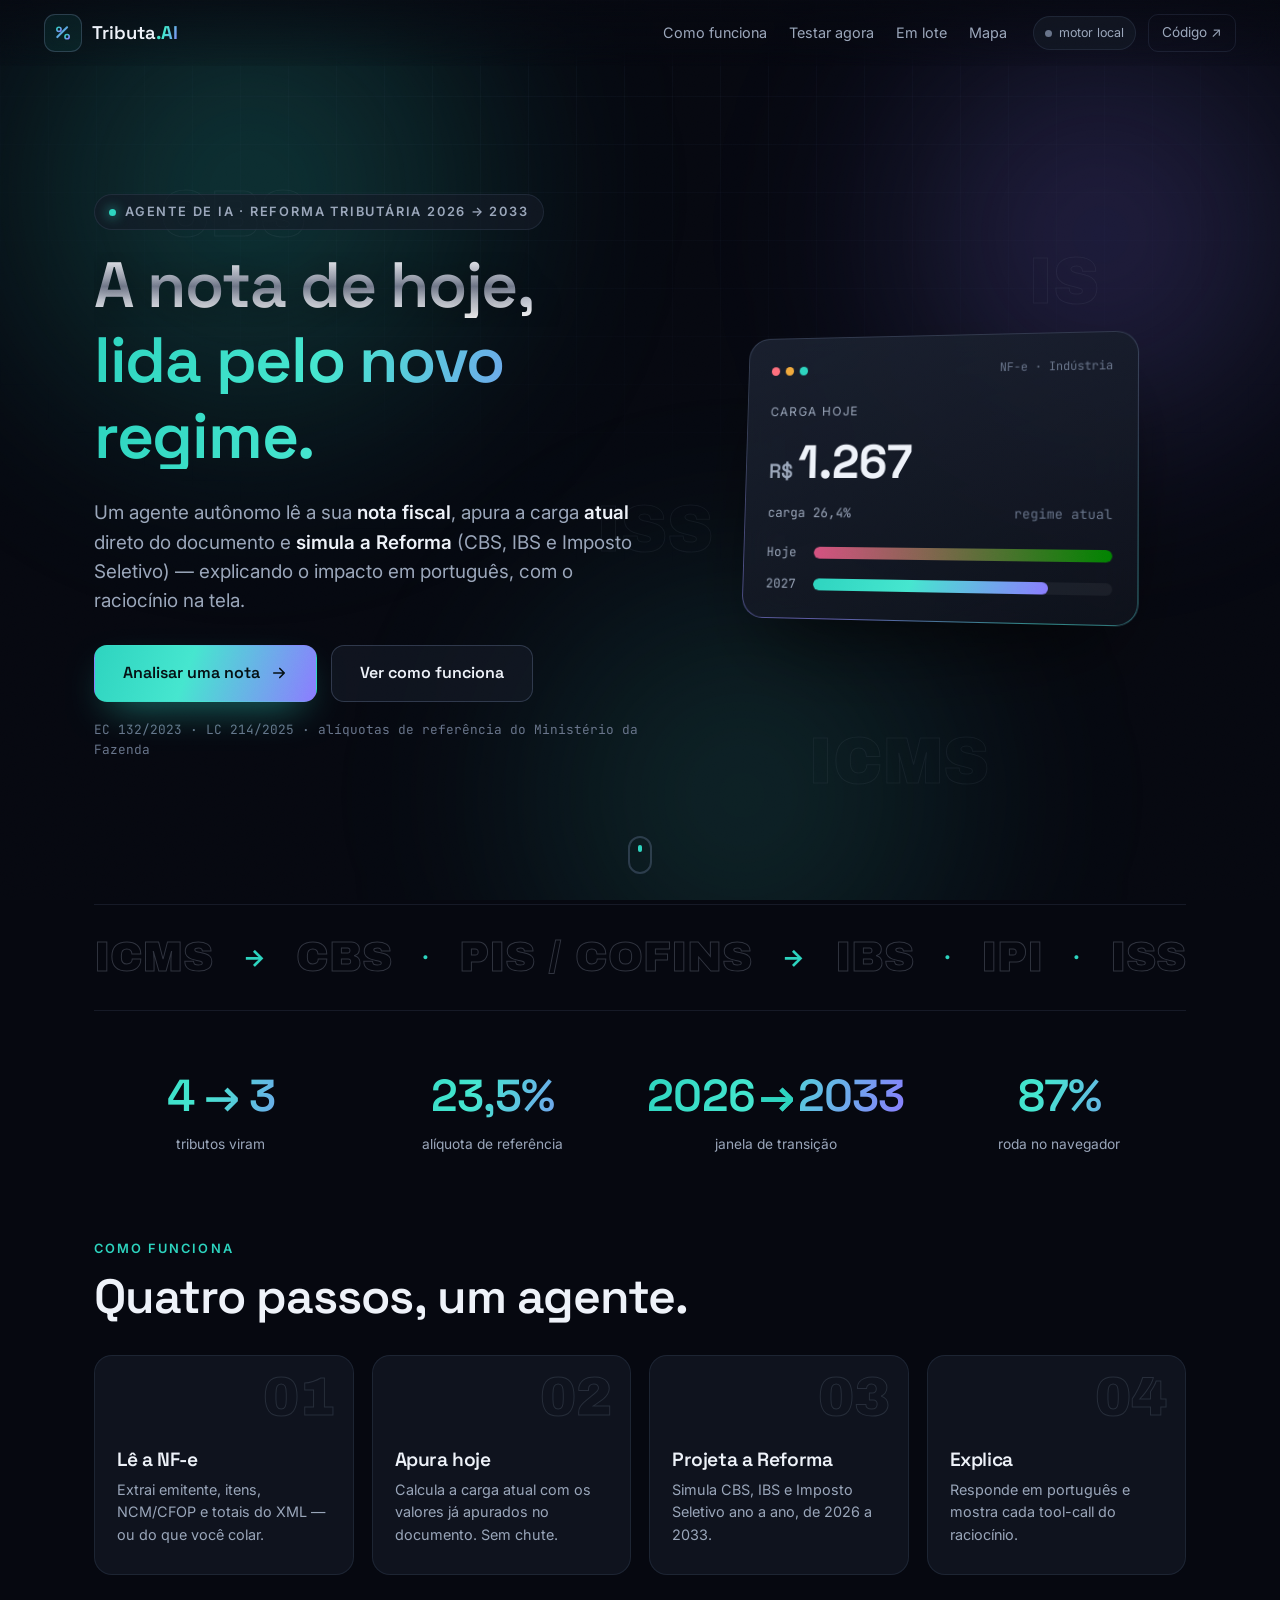
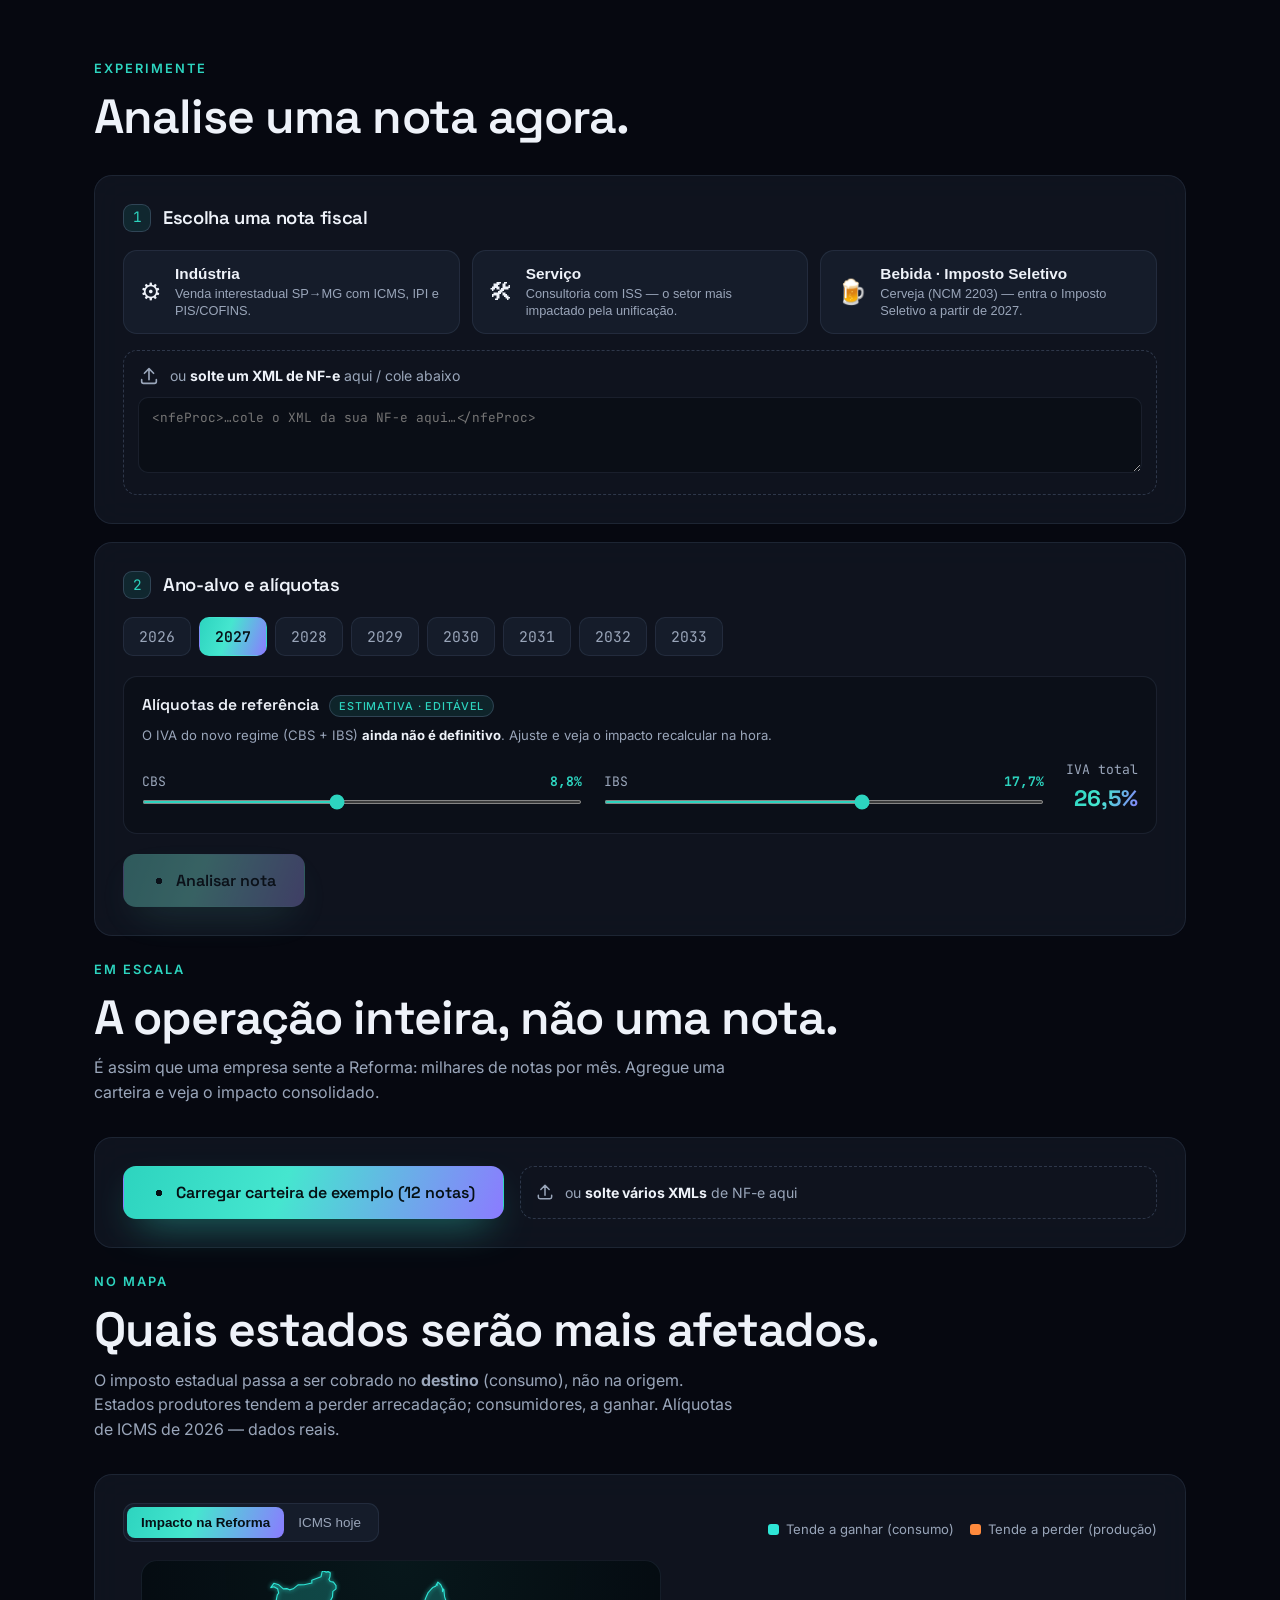
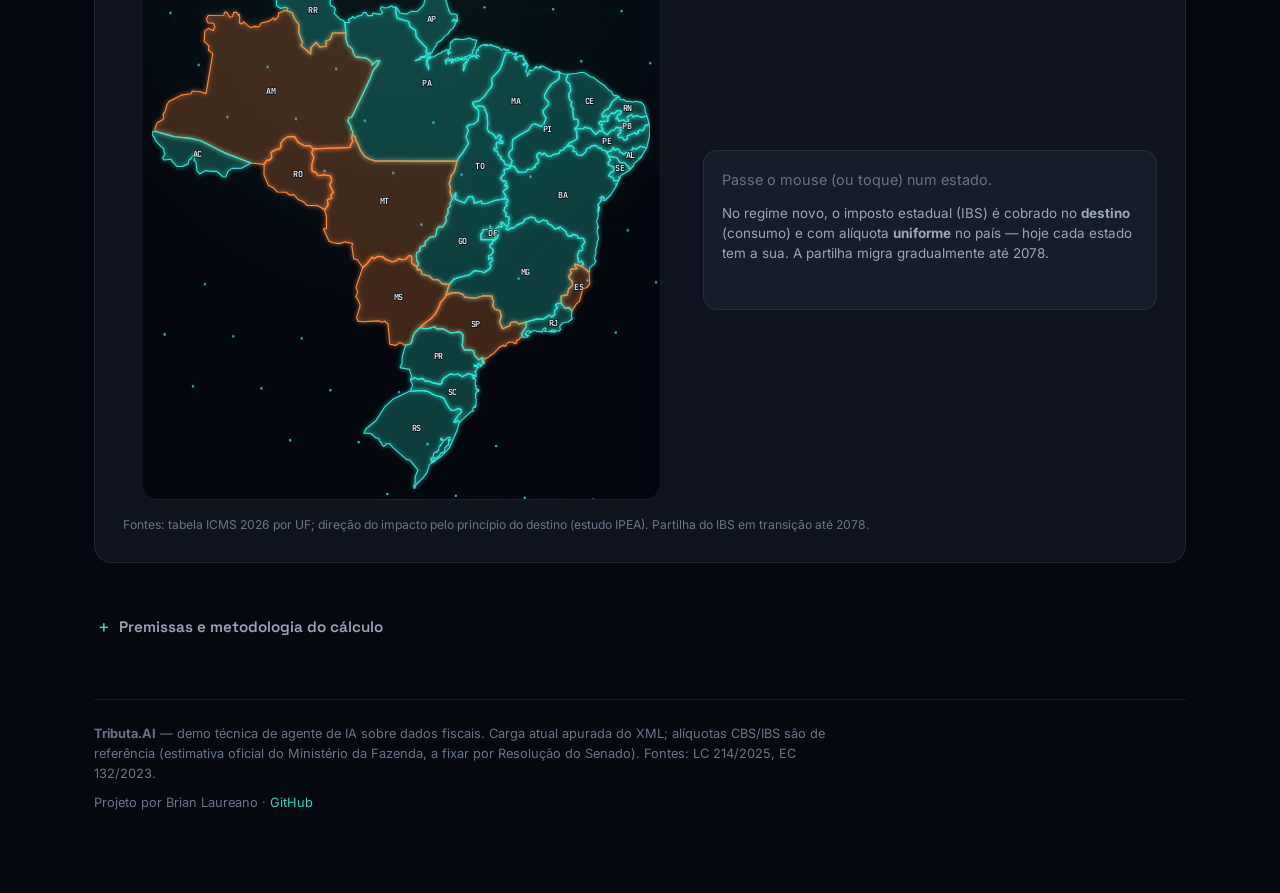
<file: tributa-ai/index.html>
<!doctype html>
<html lang="pt-BR" data-theme="dark">
<head>
  <meta charset="utf-8" />
  <meta name="viewport" content="width=device-width, initial-scale=1" />
  <title>Tributa.AI — Agente da Reforma Tributária</title>
  <meta name="description" content="Agente de IA que lê uma nota fiscal, apura a carga atual e simula a Reforma Tributária (CBS/IBS/IS) de 2026 a 2033 — explicando em português." />
  <meta property="og:title" content="Tributa.AI — Agente da Reforma Tributária" />
  <meta property="og:description" content="IA que lê a NF-e, calcula hoje vs. o novo regime e explica o impacto da Reforma Tributária." />
  <meta property="og:type" content="website" />
  <link rel="icon" type="image/svg+xml" href="data:image/svg+xml,%3Csvg xmlns='http://www.w3.org/2000/svg' viewBox='0 0 32 32'%3E%3Cdefs%3E%3ClinearGradient id='g' x1='0' y1='0' x2='1' y2='1'%3E%3Cstop offset='0' stop-color='%232dd4bf'/%3E%3Cstop offset='1' stop-color='%237b3ff2'/%3E%3C/linearGradient%3E%3C/defs%3E%3Crect width='32' height='32' rx='8' fill='%230a0e16'/%3E%3Cpath d='M9 21L21 9' stroke='url(%23g)' stroke-width='2.6' stroke-linecap='round'/%3E%3Ccircle cx='11' cy='11.5' r='2.4' fill='none' stroke='url(%23g)' stroke-width='2'/%3E%3Ccircle cx='21' cy='20.5' r='2.4' fill='none' stroke='url(%23g)' stroke-width='2'/%3E%3C/svg%3E" />
  <link rel="preconnect" href="https://fonts.googleapis.com" />
  <link rel="preconnect" href="https://fonts.gstatic.com" crossorigin />
  <link href="https://fonts.googleapis.com/css2?family=Archivo+Black&family=Inter:wght@400;500;600;700&family=Space+Grotesk:wght@500;600;700&family=JetBrains+Mono:wght@400;500&display=swap" rel="stylesheet" />
  <link rel="stylesheet" href="styles.css" />
</head>
<body>
  <script>document.documentElement.classList.add('js')</script>
  <div class="scroll-progress" aria-hidden="true"><span id="progress"></span></div>
  <div class="bg-aurora" aria-hidden="true">
    <span class="blob blob--1"></span><span class="blob blob--2"></span><span class="blob blob--3"></span>
  </div>
  <div class="bg-grid" aria-hidden="true"></div>
  <div class="grain" aria-hidden="true"></div>

  <!-- ===== Topbar ===== -->
  <header class="topbar" id="topbar">
    <a class="brand" href="#top" aria-label="Tributa.AI">
      <span class="brand__mark" aria-hidden="true">
        <svg viewBox="0 0 32 32" width="26" height="26"><defs><linearGradient id="bg" x1="0" y1="0" x2="1" y2="1"><stop offset="0" stop-color="#2dd4bf"/><stop offset="1" stop-color="#8b7bff"/></linearGradient></defs>
          <path d="M9 21L21 9" stroke="url(#bg)" stroke-width="2.6" stroke-linecap="round"/>
          <circle cx="11" cy="11.5" r="2.6" fill="none" stroke="url(#bg)" stroke-width="2"/>
          <circle cx="21" cy="20.5" r="2.6" fill="none" stroke="url(#bg)" stroke-width="2"/></svg>
      </span>
      <span class="brand__name">Tributa<b>.AI</b></span>
    </a>
    <nav class="topbar__nav">
      <a href="#como">Como funciona</a>
      <a href="#app">Testar agora</a>
      <a href="#lote">Em lote</a>
      <a href="#mapa">Mapa</a>
    </nav>
    <div class="topbar__meta">
      <span class="engine-badge" id="engineBadge" title="Fonte de cálculo"><i class="dot"></i><span id="engineLabel">motor local</span></span>
      <a class="ghost-link" href="https://github.com/BrianLaureano" target="_blank" rel="noopener">Código ↗</a>
    </div>
  </header>

  <main>
    <!-- ======================= HERO / BILLBOARD ======================= -->
    <section class="cinema" id="top">
      <div class="cinema__copy">
        <p class="eyebrow reveal"><i></i> Agente de IA · Reforma Tributária 2026 → 2033</p>
        <h1 class="cinema__title">
          <span class="line"><span class="line__in chrome">A nota de hoje,</span></span>
          <span class="line"><span class="line__in grad">lida pelo novo</span></span>
          <span class="line"><span class="line__in grad">regime.</span></span>
        </h1>
        <p class="cinema__sub reveal">Um agente autônomo lê a sua <b>nota fiscal</b>, apura a carga <b>atual</b>
          direto do documento e <b>simula a Reforma</b> (CBS, IBS e Imposto Seletivo) — explicando o impacto
          em português, com o raciocínio na tela.</p>
        <div class="cinema__cta reveal">
          <a href="#app" class="btn btn--primary" data-magnetic><span>Analisar uma nota</span>
            <svg viewBox="0 0 24 24" width="18" height="18" fill="none" stroke="currentColor" stroke-width="2.2" stroke-linecap="round" stroke-linejoin="round"><path d="M5 12h14M13 6l6 6-6 6"/></svg></a>
          <a href="#como" class="btn btn--ghost">Ver como funciona</a>
        </div>
        <p class="cinema__trust reveal">EC 132/2023 · LC 214/2025 · alíquotas de referência do Ministério da Fazenda</p>
      </div>

      <!-- teaser card ao vivo -->
      <aside class="herocard" id="herocard" aria-hidden="true">
        <div class="herocard__glow"></div>
        <div class="herocard__bar"><i></i><i></i><i></i><span>NF-e · Indústria</span></div>
        <div class="herocard__body">
          <span class="herocard__label" id="hcLabel">carga hoje</span>
          <div class="herocard__big"><span class="herocard__cur">R$</span><b id="hcValue">0</b></div>
          <div class="herocard__meta"><span id="hcCarga">—</span><span class="herocard__reg" id="hcReg">regime atual</span></div>
          <div class="herocard__bars">
            <div class="hcbarrow"><span>Hoje</span><div class="hcbar"><i id="hcBarA"></i></div></div>
            <div class="hcbarrow"><span>2027</span><div class="hcbar"><i id="hcBarB" class="is-new"></i></div></div>
          </div>
        </div>
      </aside>

      <!-- chips flutuantes -->
      <div class="floaters" aria-hidden="true">
        <span class="floater f1">CBS</span><span class="floater f2">IBS</span>
        <span class="floater f3">IS</span><span class="floater f4">ICMS</span><span class="floater f5">ISS</span>
      </div>
      <a href="#como" class="scrollcue" aria-label="Rolar"><span></span></a>
    </section>

    <!-- ======================= TAPE ======================= -->
    <section class="tape" aria-hidden="true">
      <div class="tape__row">
        <span>ICMS</span><b>→</b><span>CBS</span><b>·</b><span>PIS / COFINS</span><b>→</b><span>IBS</span><b>·</b><span>IPI</span><b>·</b><span>ISS</span><b>→</b><span>Imposto Seletivo</span><b>·</b>
        <span>ICMS</span><b>→</b><span>CBS</span><b>·</b><span>PIS / COFINS</span><b>→</b><span>IBS</span><b>·</b><span>IPI</span><b>·</b><span>ISS</span><b>→</b><span>Imposto Seletivo</span><b>·</b>
      </div>
    </section>

    <!-- ======================= STATS ======================= -->
    <section class="statstrip">
      <div class="stat reveal"><b><span data-count="5">0</span> → <span data-count="3">0</span></b><small>tributos viram</small></div>
      <div class="stat reveal"><b><span data-count="26" data-suffix=",5%">0</span></b><small>alíquota de referência</small></div>
      <div class="stat reveal"><b>2026<span class="stat__arrow">→</span>2033</b><small>janela de transição</small></div>
      <div class="stat reveal"><b><span data-count="100" data-suffix="%">0</span></b><small>roda no navegador</small></div>
    </section>

    <!-- ======================= HOW IT WORKS ======================= -->
    <section class="how" id="como">
      <header class="sec-head reveal">
        <span class="sec-kicker">Como funciona</span>
        <h2>Quatro passos, um agente.</h2>
      </header>
      <div class="how__row">
        <article class="poster reveal" data-tilt><span class="poster__n">01</span><h3>Lê a NF-e</h3><p>Extrai emitente, itens, NCM/CFOP e totais do XML — ou do que você colar.</p><div class="poster__glow"></div></article>
        <article class="poster reveal" data-tilt><span class="poster__n">02</span><h3>Apura hoje</h3><p>Calcula a carga atual com os valores já apurados no documento. Sem chute.</p><div class="poster__glow"></div></article>
        <article class="poster reveal" data-tilt><span class="poster__n">03</span><h3>Projeta a Reforma</h3><p>Simula CBS, IBS e Imposto Seletivo ano a ano, de 2026 a 2033.</p><div class="poster__glow"></div></article>
        <article class="poster reveal" data-tilt><span class="poster__n">04</span><h3>Explica</h3><p>Responde em português e mostra cada tool-call do raciocínio.</p><div class="poster__glow"></div></article>
      </div>
    </section>

    <!-- ======================= APP / TOOL ======================= -->
    <section class="tool" id="app">
      <header class="sec-head reveal">
        <span class="sec-kicker">Experimente</span>
        <h2>Analise uma nota agora.</h2>
      </header>

      <div class="panel step reveal" aria-labelledby="step1">
        <div class="step__head"><span class="step__n">1</span><h3 id="step1">Escolha uma nota fiscal</h3></div>
        <div class="samples" id="samples"></div>
        <div class="drop" id="drop">
          <div class="drop__inner">
            <svg viewBox="0 0 24 24" width="22" height="22" fill="none" stroke="currentColor" stroke-width="1.8" stroke-linecap="round" stroke-linejoin="round"><path d="M12 16V4M7 9l5-5 5 5"/><path d="M4 16v2a2 2 0 0 0 2 2h12a2 2 0 0 0 2-2v-2"/></svg>
            <span>ou <b>solte um XML de NF-e</b> aqui / cole abaixo</span>
          </div>
          <textarea id="xmlInput" class="drop__text" placeholder="<nfeProc>…cole o XML da sua NF-e aqui…</nfeProc>" spellcheck="false"></textarea>
        </div>
      </div>

      <div class="panel step reveal" aria-labelledby="step2">
        <div class="step__head"><span class="step__n">2</span><h3 id="step2">Ano-alvo e alíquotas</h3></div>
        <div class="years" id="years" role="tablist" aria-label="Ano-alvo"></div>

        <div class="rates">
          <div class="rates__head">
            <span class="rates__title">Alíquotas de referência <span class="tag-est" title="Estimativa oficial do Ministério da Fazenda — ainda serão fixadas por Resolução do Senado">estimativa · editável</span></span>
            <button class="minibtn" id="resetRates" type="button">voltar ao padrão</button>
          </div>
          <p class="rates__hint">O IVA do novo regime (CBS + IBS) <b>ainda não é definitivo</b>. Ajuste e veja o impacto recalcular na hora.</p>
          <div class="rates__grid">
            <label class="rate">
              <span class="rate__k">CBS <b id="cbsVal">8,8%</b></span>
              <input type="range" id="cbsRange" min="0" max="20" step="0.1" value="8.8" aria-label="Alíquota de referência CBS" />
            </label>
            <label class="rate">
              <span class="rate__k">IBS <b id="ibsVal">17,7%</b></span>
              <input type="range" id="ibsRange" min="0" max="30" step="0.1" value="17.7" aria-label="Alíquota de referência IBS" />
            </label>
            <div class="rate__total">IVA total<b id="ivaTotal">26,5%</b></div>
          </div>
        </div>

        <button class="btn btn--primary cta" id="analyzeBtn" data-magnetic disabled>
          <span class="cta__spark" aria-hidden="true"></span><span id="analyzeLabel">Analisar nota</span>
        </button>
      </div>

      <section id="results" class="results" hidden>
        <div class="results__bar">
          <span class="results__title" id="resultTitle">Análise</span>
          <div class="results__actions">
            <button class="minibtn" id="copyBtn" type="button">Copiar resumo</button>
            <button class="minibtn" id="exportBtn" type="button">Exportar JSON</button>
          </div>
        </div>
        <div class="kpis" id="kpis"></div>
        <div class="grid2">
          <article class="panel card">
            <header class="card__head"><h3>Composição da carga</h3><span class="card__sub" id="compareSub">hoje × 2027</span></header>
            <div class="chart" id="compareChart"></div>
            <div class="legend" id="legend"></div>
          </article>
          <article class="panel card">
            <header class="card__head"><h3>Raciocínio do agente</h3><span class="card__sub" id="agentSrc">ao vivo</span></header>
            <div class="agent" id="agentSteps"></div>
          </article>
        </div>
        <article class="panel card">
          <header class="card__head"><h3>Transição ano a ano · 2026 → 2033</h3><span class="card__sub">linha tracejada = carga de hoje</span></header>
          <div class="chart" id="timelineChart"></div>
        </article>
        <div class="grid2">
          <article class="panel card">
            <header class="card__head"><h3>Documento</h3><span class="card__sub" id="docKey"></span></header>
            <div class="doc" id="docBody"></div>
          </article>
          <article class="panel card">
            <header class="card__head"><h3>Consistência fiscal</h3></header>
            <div class="anomalies" id="anomalies"></div>
          </article>
        </div>
        <article class="panel card chat">
          <header class="card__head"><h3>Pergunte ao agente</h3><span class="card__sub">em português</span></header>
          <div class="chat__suggest" id="chatSuggest"></div>
          <div class="chat__log" id="chatLog"></div>
          <form class="chat__form" id="chatForm">
            <input id="chatInput" autocomplete="off" placeholder="Ex.: e se fosse 2030? tem algo errado na nota?" />
            <button type="submit" aria-label="Enviar">
              <svg viewBox="0 0 24 24" width="18" height="18" fill="none" stroke="currentColor" stroke-width="2" stroke-linecap="round" stroke-linejoin="round"><path d="M22 2L11 13M22 2l-7 20-4-9-9-4 20-7z"/></svg>
            </button>
          </form>
        </article>
      </section>
    </section>

    <!-- ======================= BATCH / LOTE ======================= -->
    <section class="tool" id="lote">
      <header class="sec-head reveal">
        <span class="sec-kicker">Em escala</span>
        <h2>A operação inteira, não uma nota.</h2>
        <p class="sec-lede">É assim que uma empresa sente a Reforma: milhares de notas por mês. Agregue uma carteira e veja o impacto consolidado.</p>
      </header>

      <div class="panel step reveal">
        <div class="lote__controls">
          <button class="btn btn--primary cta" id="loteExample" data-magnetic><span class="cta__spark" aria-hidden="true"></span><span>Carregar carteira de exemplo (12 notas)</span></button>
          <div class="drop drop--mini" id="loteDrop">
            <div class="drop__inner">
              <svg viewBox="0 0 24 24" width="20" height="20" fill="none" stroke="currentColor" stroke-width="1.8" stroke-linecap="round" stroke-linejoin="round"><path d="M12 16V4M7 9l5-5 5 5"/><path d="M4 16v2a2 2 0 0 0 2 2h12a2 2 0 0 0 2-2v-2"/></svg>
              <span>ou <b>solte vários XMLs</b> de NF-e aqui</span>
            </div>
          </div>
        </div>
      </div>

      <div id="loteResults" class="results" hidden>
        <div class="kpis" id="loteKpis"></div>
        <div class="grid2">
          <article class="panel card">
            <header class="card__head"><h3>Carga consolidada · 2026 → 2033</h3><span class="card__sub">linha tracejada = hoje</span></header>
            <div class="chart" id="loteChart"></div>
            <div class="legend" id="loteLegend"></div>
          </article>
          <article class="panel card">
            <header class="card__head"><h3>Impacto por setor</h3></header>
            <div id="loteSetores"></div>
          </article>
        </div>
        <article class="panel card">
          <header class="card__head"><h3>Notas com maior aumento de carga</h3><span class="card__sub">hoje → regime pleno (2033)</span></header>
          <div id="loteTable"></div>
        </article>
      </div>
    </section>

    <!-- ======================= MAPA ======================= -->
    <section class="tool" id="mapa">
      <header class="sec-head reveal">
        <span class="sec-kicker">No mapa</span>
        <h2>Quais estados serão mais afetados.</h2>
        <p class="sec-lede">O imposto estadual passa a ser cobrado no <b>destino</b> (consumo), não na origem.
          Estados produtores tendem a perder arrecadação; consumidores, a ganhar. Alíquotas de ICMS de 2026 — dados reais.</p>
      </header>
      <div class="panel reveal">
        <div class="map__toolbar">
          <div class="seg" id="mapSeg">
            <button class="seg__btn is-on" type="button" data-mode="impact">Impacto na Reforma</button>
            <button class="seg__btn" type="button" data-mode="rate">ICMS hoje</button>
          </div>
          <div class="legend" id="mapLegend"></div>
        </div>
        <div class="map__wrap">
          <div class="map__grid" id="mapGrid" role="group" aria-label="Estados do Brasil"></div>
          <div class="map__detail" id="mapDetail"></div>
        </div>
        <p class="map__src">Fontes: tabela ICMS 2026 por UF; direção do impacto pelo princípio do destino (estudo IPEA). Partilha do IBS em transição até 2078.</p>
      </div>
    </section>

    <details class="premissas">
      <summary>Premissas e metodologia do cálculo</summary>
      <ul>
        <li><b>Regime atual</b>: usa os tributos <b>já apurados no XML</b> (vICMS, vPIS, vCOFINS, vIPI) — não é estimativa. Sem valores no XML, cai em alíquotas nominais padrão.</li>
        <li><b>CBS/IBS</b>: alíquotas de <b>referência</b> (estimativa oficial MF: 8,8% + 17,7% ≈ 26,5%), editáveis acima; serão fixadas por Resolução do Senado.</li>
        <li><b>2026</b> é ano-teste: CBS 0,9% e IBS 0,1% são <b>compensáveis</b>, então a carga fica praticamente igual à de hoje.</li>
        <li><b>2027</b>: PIS/COFINS extintos, CBS cheia, IPI → 0 (salvo ZFM), IS inicia, IBS a 0,1%. <b>2029–2033</b>: IBS sobe (10/20/30/40/100%) e ICMS/ISS caem (90/80/70/60/0%).</li>
        <li><b>ICMS</b>: alíquota interna varia por UF (17% a 23% em 2026); interestadual é 12% (geral), 7% (Sul/Sudeste exceto ES → Norte/Nordeste/Centro-Oeste e ES) ou 4% (importados). O mapa usa as alíquotas internas reais de 2026.</li>
        <li><b>Impacto por estado</b>: o IBS é cobrado no <b>destino</b> e uniforme no país — produtores tendem a perder e consumidores a ganhar arrecadação (direção conforme estudo do IPEA). A partilha migra até 2078.</li>
        <li><b>Simplificações</b>: valores nominais por item, assumindo não-cumulatividade plena. Não modela substituição tributária, monofásico, regimes específicos (combustíveis, financeiro), Simples Nacional nem split payment.</li>
        <li><b>Base legal</b>: EC 132/2023 e LC 214/2025; cronograma do ADCT. Alíquotas ICMS: legislações estaduais vigentes em 2026.</li>
      </ul>
    </details>

    <footer class="site-foot">
      <p><b>Tributa.AI</b> — demo técnica de agente de IA sobre dados fiscais. Carga atual apurada do XML;
        alíquotas CBS/IBS são de referência (estimativa oficial do Ministério da Fazenda, a fixar por
        Resolução do Senado). Fontes: LC 214/2025, EC 132/2023.</p>
      <p class="site-foot__by">Projeto por Brian Laureano · <a href="https://github.com/BrianLaureano" target="_blank" rel="noopener">GitHub</a></p>
    </footer>
  </main>

  <script type="module" src="js/app.js"></script>
  <script type="module" src="js/motion.js"></script>
</body>
</html>
</file>
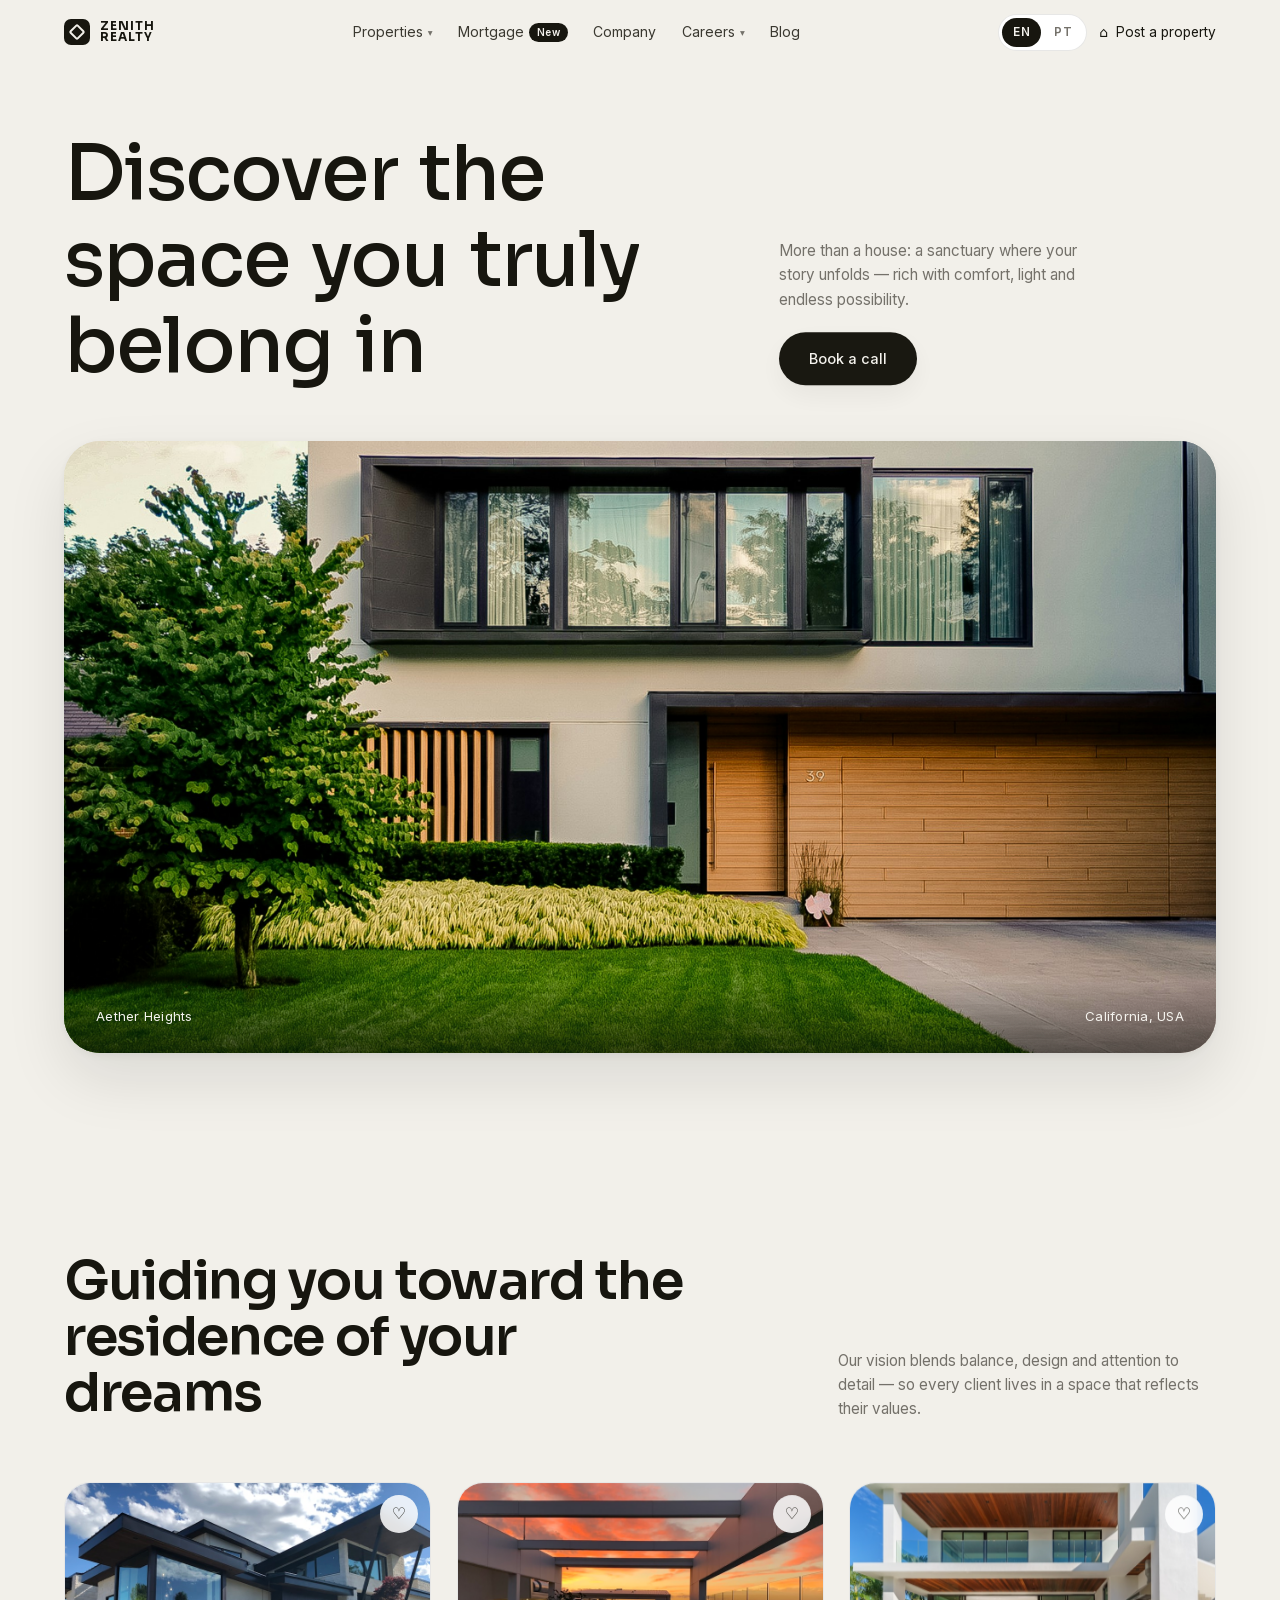
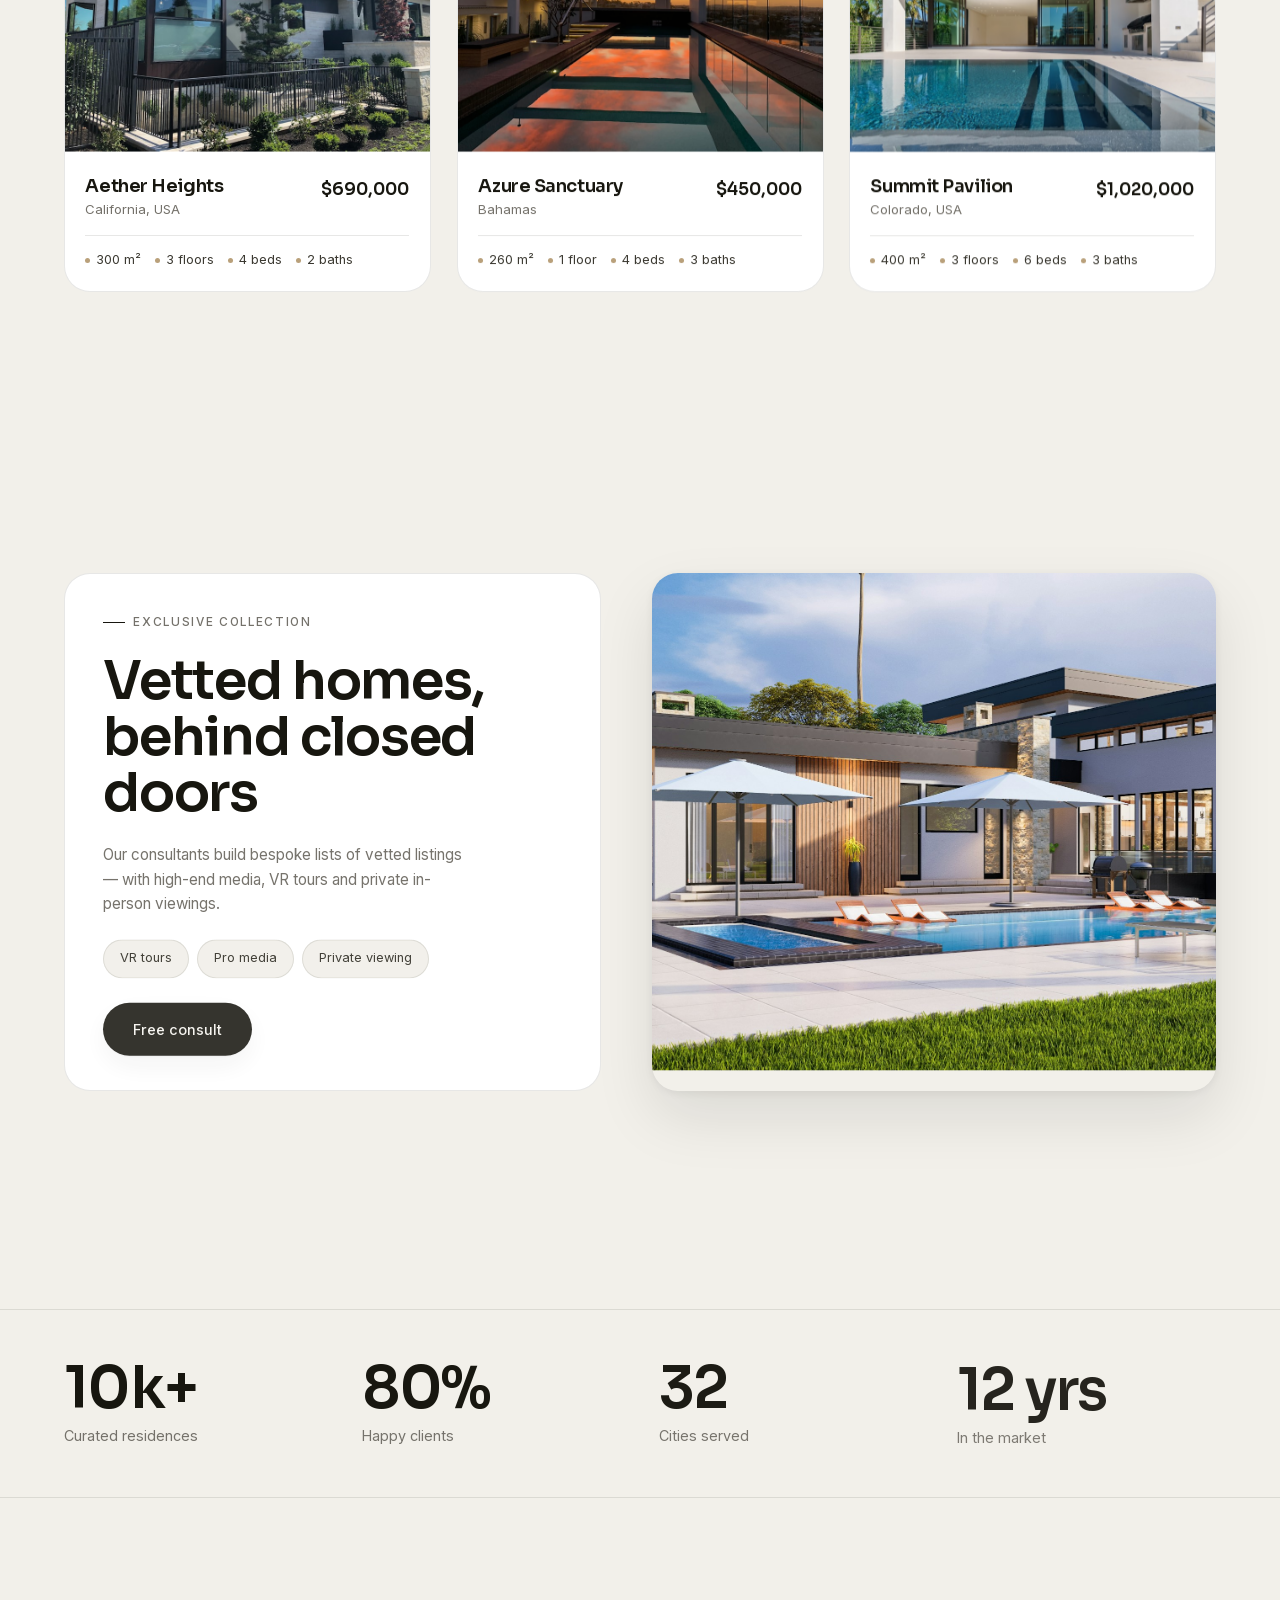
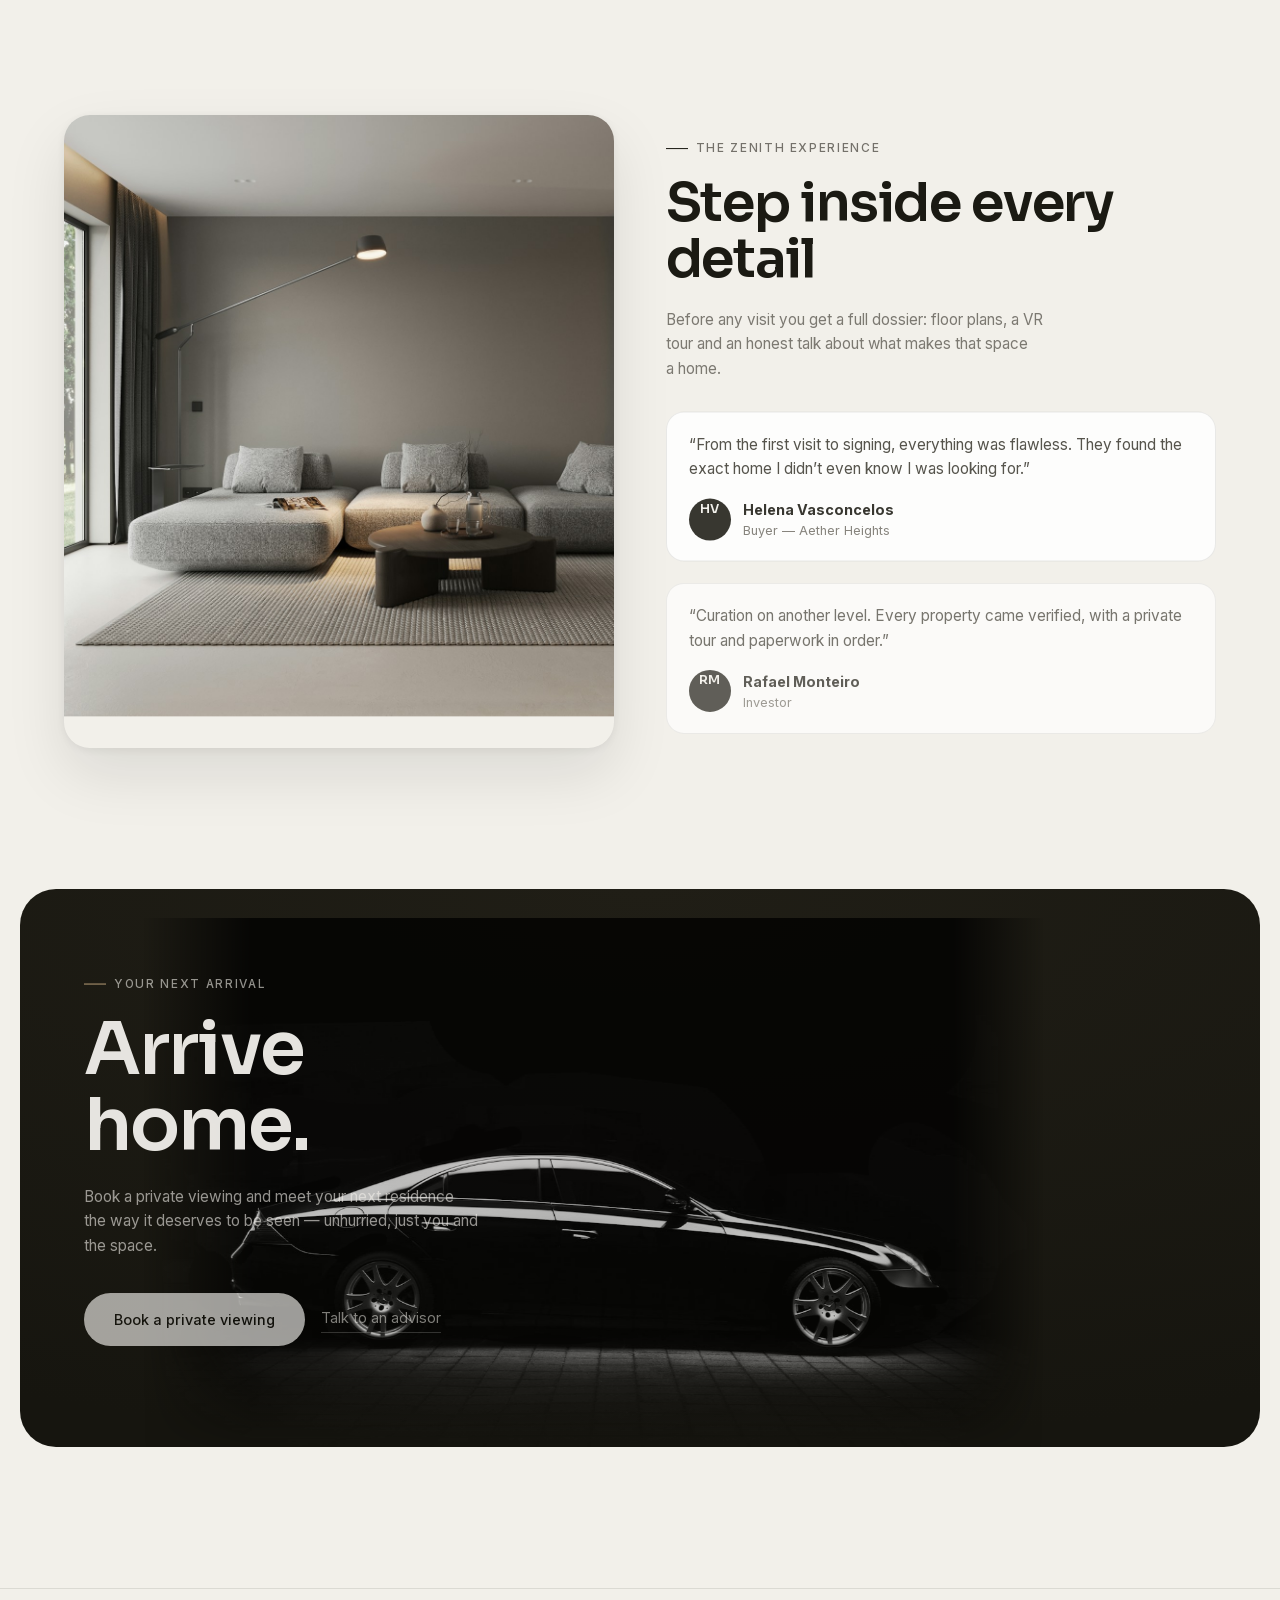
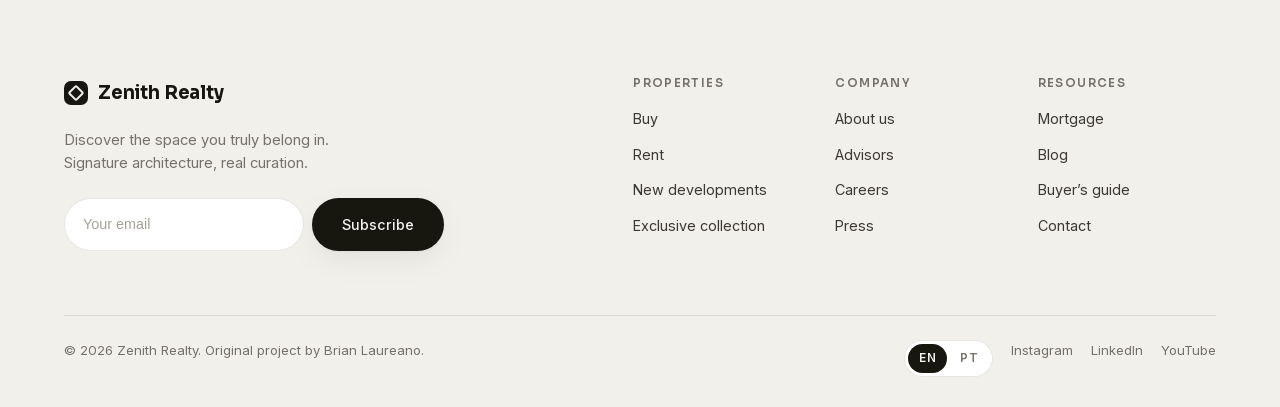
<file: zenith/index.html>
<!DOCTYPE html><html lang="en" class="sora_ee84e077-module__tfvX0a__variable inter_bc91fc8d-module__8isj1G__variable"><head><meta charSet="utf-8"/><meta name="viewport" content="width=device-width, initial-scale=1"/><link rel="preload" href="/zenith/_next/static/media/6bd983bd58a87a3d-s.p.1hey5yyym6mz_.woff2" as="font" crossorigin="" type="font/woff2"/><link rel="preload" href="/zenith/_next/static/media/83afe278b6a6bb3c-s.p.2bn3s6zvc0dyp.woff2" as="font" crossorigin="" type="font/woff2"/><link rel="preload" as="image" href="/zenith/img/hero-house.jpg"/><link rel="stylesheet" href="/zenith/_next/static/chunks/3ggvmb5o34fuy.css" data-precedence="next"/><link rel="stylesheet" href="/zenith/_next/static/chunks/3mywe841weop7.css" data-precedence="next"/><link rel="preload" as="script" fetchPriority="low" href="/zenith/_next/static/chunks/2nwqoerny79-z.js"/><script src="/zenith/_next/static/chunks/237d08az__sim.js" async=""></script><script src="/zenith/_next/static/chunks/3gzxhq9iq6efl.js" async=""></script><script src="/zenith/_next/static/chunks/turbopack-3bw-142dw_h5u.js" async=""></script><script src="/zenith/_next/static/chunks/0p05zcohvnlyx.js" async=""></script><script src="/zenith/_next/static/chunks/3dk0alg6la6qq.js" async=""></script><script src="/zenith/_next/static/chunks/14mumt5_n0xhi.js" async=""></script><script src="/zenith/_next/static/chunks/05-s6q2tt8l5k.js" async=""></script><meta name="next-size-adjust" content=""/><title>Zenith Realty — discover the space you truly belong in</title><meta name="description" content="Signature-architecture real estate: vetted modern residences, an exclusive collection and dedicated advisory."/><meta property="og:title" content="Zenith Realty — discover the space you truly belong in"/><meta property="og:description" content="Signature-architecture real estate: vetted modern residences, an exclusive collection and dedicated advisory."/><meta property="og:image" content="https://zenith-realty.example/zenith/img/hero-house.jpg"/><meta property="og:type" content="website"/><meta name="twitter:card" content="summary_large_image"/><meta name="twitter:title" content="Zenith Realty"/><meta name="twitter:description" content="Discover the space you truly belong in."/><meta name="twitter:image" content="https://zenith-realty.example/zenith/img/hero-house.jpg"/><link rel="icon" href="/zenith/icon.svg?icon.011m2b_h9x_06.svg" sizes="any" type="image/svg+xml"/><script src="/zenith/_next/static/chunks/0cz1d0mv5g_q7.js" noModule=""></script></head><body><div hidden=""><!--$--><!--/$--></div><header class="Nav-module__e1xquq__bar "><div class="wrap Nav-module__e1xquq__inner"><a href="#top" class="Nav-module__e1xquq__brand" aria-label="Zenith Realty"><span class="Nav-module__e1xquq__mark" aria-hidden="true"></span><span class="Nav-module__e1xquq__brandText">Zenith<br/>Realty</span></a><nav class="Nav-module__e1xquq__links" aria-label="Primary"><a href="#listings" class="Nav-module__e1xquq__link">Properties<span class="Nav-module__e1xquq__caret" aria-hidden="true">▾</span></a><a href="#exclusive" class="Nav-module__e1xquq__link">Mortgage<span class="Nav-module__e1xquq__badge">New</span></a><a href="#stats" class="Nav-module__e1xquq__link">Company</a><a href="#footer" class="Nav-module__e1xquq__link">Careers<span class="Nav-module__e1xquq__caret" aria-hidden="true">▾</span></a><a href="#footer" class="Nav-module__e1xquq__link">Blog</a></nav><div class="Nav-module__e1xquq__right"><div class="LangToggle-module__XgEyqa__toggle " role="group" aria-label="Language"><button type="button" class="LangToggle-module__XgEyqa__opt LangToggle-module__XgEyqa__active" aria-pressed="true">EN</button><button type="button" class="LangToggle-module__XgEyqa__opt " aria-pressed="false">PT</button></div><a href="#listings" class="Nav-module__e1xquq__post"><span aria-hidden="true">⌂</span> <!-- -->Post a property</a><button type="button" class="Nav-module__e1xquq__menu" aria-label="Menu">≡</button></div></div></header><main><section class="Hero-module__Z8hQ_W__hero" id="top"><div class="wrap Hero-module__Z8hQ_W__head"><h1 class="Hero-module__Z8hQ_W__headline"><span class="Hero-module__Z8hQ_W__wordMask"><span data-word="true" class="Hero-module__Z8hQ_W__word">Discover</span></span><span class="Hero-module__Z8hQ_W__wordMask"><span data-word="true" class="Hero-module__Z8hQ_W__word">the</span></span><span class="Hero-module__Z8hQ_W__wordMask"><span data-word="true" class="Hero-module__Z8hQ_W__word">space</span></span><span class="Hero-module__Z8hQ_W__wordMask"><span data-word="true" class="Hero-module__Z8hQ_W__word">you</span></span><span class="Hero-module__Z8hQ_W__wordMask"><span data-word="true" class="Hero-module__Z8hQ_W__word">truly</span></span><span class="Hero-module__Z8hQ_W__wordMask"><span data-word="true" class="Hero-module__Z8hQ_W__word">belong</span></span><span class="Hero-module__Z8hQ_W__wordMask"><span data-word="true" class="Hero-module__Z8hQ_W__word">in</span></span></h1><div class="Hero-module__Z8hQ_W__aside"><p class="lede Hero-module__Z8hQ_W__sub" data-fade="true">More than a house: a sanctuary where your story unfolds — rich with comfort, light and endless possibility.</p><a href="#listings" class="btn btn--dark" data-fade="true">Book a call</a></div></div><div class="wrap Hero-module__Z8hQ_W__stage"><div class="Hero-module__Z8hQ_W__frame" data-frame="true"><img alt="Residência moderna Zenith ao entardecer" data-media="true" decoding="async" data-nimg="fill" style="position:absolute;height:100%;width:100%;left:0;top:0;right:0;bottom:0;color:transparent" src="/zenith/img/hero-house.jpg"/><video class="Hero-module__Z8hQ_W__video" data-video="true" data-media="true" src="/zenith/img/hero-house.mp4" poster="/zenith/img/hero-house.jpg" muted="" playsInline="" preload="auto" aria-hidden="true"></video><div class="Hero-module__Z8hQ_W__frameMeta"><span>Aether Heights</span><span>California, USA</span></div></div></div></section><section class="Listings-module__jrIhxq__section" id="listings"><div class="wrap"><div class="Listings-module__jrIhxq__head"><h2 class="Listings-module__jrIhxq__title">Guiding you toward the<br/>residence of your dreams</h2><p class="lede">Our vision blends balance, design and attention to detail — so every client lives in a space that reflects their values.</p></div><div class="Listings-module__jrIhxq__grid"><article class="Listings-module__jrIhxq__card" role="button" tabindex="0" aria-label="Quick view: Aether Heights"><div class="Listings-module__jrIhxq__media"><img alt="Aether Heights" loading="lazy" decoding="async" data-nimg="fill" style="position:absolute;height:100%;width:100%;left:0;top:0;right:0;bottom:0;color:transparent" src="/zenith/img/prop-aether.jpg"/><span class="Listings-module__jrIhxq__fav" aria-hidden="true">♡</span><span class="Listings-module__jrIhxq__view" aria-hidden="true">Quick view</span></div><div class="Listings-module__jrIhxq__body"><div class="Listings-module__jrIhxq__row"><div><h3 class="Listings-module__jrIhxq__name">Aether Heights</h3><span class="Listings-module__jrIhxq__place">California, USA</span></div><span class="Listings-module__jrIhxq__price">$690,000</span></div><ul class="Listings-module__jrIhxq__specs"><li>300 m²</li><li>3 floors</li><li>4 beds</li><li>2 baths</li></ul></div></article><article class="Listings-module__jrIhxq__card" role="button" tabindex="0" aria-label="Quick view: Azure Sanctuary"><div class="Listings-module__jrIhxq__media"><img alt="Azure Sanctuary" loading="lazy" decoding="async" data-nimg="fill" style="position:absolute;height:100%;width:100%;left:0;top:0;right:0;bottom:0;color:transparent" src="/zenith/img/prop-azure.jpg"/><span class="Listings-module__jrIhxq__fav" aria-hidden="true">♡</span><span class="Listings-module__jrIhxq__view" aria-hidden="true">Quick view</span></div><div class="Listings-module__jrIhxq__body"><div class="Listings-module__jrIhxq__row"><div><h3 class="Listings-module__jrIhxq__name">Azure Sanctuary</h3><span class="Listings-module__jrIhxq__place">Bahamas</span></div><span class="Listings-module__jrIhxq__price">$450,000</span></div><ul class="Listings-module__jrIhxq__specs"><li>260 m²</li><li>1 floor</li><li>4 beds</li><li>3 baths</li></ul></div></article><article class="Listings-module__jrIhxq__card" role="button" tabindex="0" aria-label="Quick view: Summit Pavilion"><div class="Listings-module__jrIhxq__media"><img alt="Summit Pavilion" loading="lazy" decoding="async" data-nimg="fill" style="position:absolute;height:100%;width:100%;left:0;top:0;right:0;bottom:0;color:transparent" src="/zenith/img/prop-summit.jpg"/><span class="Listings-module__jrIhxq__fav" aria-hidden="true">♡</span><span class="Listings-module__jrIhxq__view" aria-hidden="true">Quick view</span></div><div class="Listings-module__jrIhxq__body"><div class="Listings-module__jrIhxq__row"><div><h3 class="Listings-module__jrIhxq__name">Summit Pavilion</h3><span class="Listings-module__jrIhxq__place">Colorado, USA</span></div><span class="Listings-module__jrIhxq__price">$1,020,000</span></div><ul class="Listings-module__jrIhxq__specs"><li>400 m²</li><li>3 floors</li><li>6 beds</li><li>3 baths</li></ul></div></article></div></div></section><section class="Exclusive-module__MvKJwq__section" id="exclusive"><div class="wrap Exclusive-module__MvKJwq__grid"><div class="Exclusive-module__MvKJwq__panel"><span class="eyebrow" data-reveal="true">Exclusive collection</span><h2 data-reveal="true">Vetted homes, behind closed doors</h2><p class="lede" data-reveal="true">Our consultants build bespoke lists of vetted listings — with high-end media, VR tours and private in-person viewings.</p><div class="Exclusive-module__MvKJwq__features" data-reveal="true"><span class="Exclusive-module__MvKJwq__chip">VR tours</span><span class="Exclusive-module__MvKJwq__chip">Pro media</span><span class="Exclusive-module__MvKJwq__chip">Private viewing</span></div><a href="#cta" class="btn btn--dark" data-reveal="true">Free consult</a></div><div class="Exclusive-module__MvKJwq__media" data-img="true"><img alt="Residência da coleção exclusiva Zenith" loading="lazy" decoding="async" data-nimg="fill" style="position:absolute;height:100%;width:100%;left:0;top:0;right:0;bottom:0;color:transparent" src="/zenith/img/exclusive.jpg"/></div></div></section><section class="Stats-module__UZLpCq__section" id="stats"><div class="wrap Stats-module__UZLpCq__grid"><div class="Stats-module__UZLpCq__item"><p class="Stats-module__UZLpCq__value">0<!-- -->k+</p><p class="Stats-module__UZLpCq__label">Curated residences</p></div><div class="Stats-module__UZLpCq__item"><p class="Stats-module__UZLpCq__value">0<!-- -->%</p><p class="Stats-module__UZLpCq__label">Happy clients</p></div><div class="Stats-module__UZLpCq__item"><p class="Stats-module__UZLpCq__value">0</p><p class="Stats-module__UZLpCq__label">Cities served</p></div><div class="Stats-module__UZLpCq__item"><p class="Stats-module__UZLpCq__value">0<!-- --> yrs</p><p class="Stats-module__UZLpCq__label">In the market</p></div></div></section><section class="Experience-module__HaXZMW__section"><div class="wrap Experience-module__HaXZMW__grid"><div class="Experience-module__HaXZMW__media" data-img="true"><img alt="Interior de uma residência Zenith" loading="lazy" decoding="async" data-nimg="fill" style="position:absolute;height:100%;width:100%;left:0;top:0;right:0;bottom:0;color:transparent" src="/zenith/img/interior.jpg"/></div><div class="Experience-module__HaXZMW__copy"><span class="eyebrow" data-reveal="true">The Zenith experience</span><h2 data-reveal="true">Step inside every detail</h2><p class="lede" data-reveal="true">Before any visit you get a full dossier: floor plans, a VR tour and an honest talk about what makes that space a home.</p><div class="Experience-module__HaXZMW__quotes"><figure class="Experience-module__HaXZMW__quote" data-reveal="true"><blockquote>“<!-- -->From the first visit to signing, everything was flawless. They found the exact home I didn’t even know I was looking for.<!-- -->”</blockquote><figcaption><span class="Experience-module__HaXZMW__avatar" aria-hidden="true">HV</span><span><strong>Helena Vasconcelos</strong><em>Buyer — Aether Heights</em></span></figcaption></figure><figure class="Experience-module__HaXZMW__quote" data-reveal="true"><blockquote>“<!-- -->Curation on another level. Every property came verified, with a private tour and paperwork in order.<!-- -->”</blockquote><figcaption><span class="Experience-module__HaXZMW__avatar" aria-hidden="true">RM</span><span><strong>Rafael Monteiro</strong><em>Investor</em></span></figcaption></figure></div></div></div></section><section class="CtaCar-module__CAF2Cq__section" id="cta"><div class="CtaCar-module__CAF2Cq__copy"><span class="CtaCar-module__CAF2Cq__eyebrow" data-reveal="true">Your next arrival</span><h2 class="CtaCar-module__CAF2Cq__title" data-reveal="true">Arrive home.</h2><p class="CtaCar-module__CAF2Cq__sub" data-reveal="true">Book a private viewing and meet your next residence the way it deserves to be seen — unhurried, just you and the space.</p><div class="CtaCar-module__CAF2Cq__actions" data-reveal="true"><a href="#listings" class="btn btn--onDark">Book a private viewing</a><a href="#footer" class="CtaCar-module__CAF2Cq__ghost">Talk to an advisor</a></div></div><div class="CtaCar-module__CAF2Cq__carDrift" data-cardrift="true" aria-hidden="true"><div class="CtaCar-module__CAF2Cq__car" data-car="true"><img alt="" loading="lazy" decoding="async" data-nimg="fill" style="position:absolute;height:100%;width:100%;left:0;top:0;right:0;bottom:0;color:transparent" src="/zenith/img/car-src.jpg"/></div></div></section></main><footer class="Footer-module__EZoWya__footer" id="footer"><div class="wrap"><div class="Footer-module__EZoWya__top"><div><a href="#top" class="Footer-module__EZoWya__brand"><span class="Footer-module__EZoWya__mark" aria-hidden="true"></span>Zenith Realty</a><p class="Footer-module__EZoWya__tagline">Discover the space you truly belong in. Signature architecture, real curation.</p><form class="Footer-module__EZoWya__form"><input type="email" placeholder="Your email" aria-label="Your email" class="Footer-module__EZoWya__input"/><button type="submit" class="btn btn--dark">Subscribe</button></form></div><div class="Footer-module__EZoWya__cols"><nav aria-label="Properties"><h2 class="Footer-module__EZoWya__colTitle">Properties</h2><ul><li><a href="#top">Buy</a></li><li><a href="#top">Rent</a></li><li><a href="#top">New developments</a></li><li><a href="#top">Exclusive collection</a></li></ul></nav><nav aria-label="Company"><h2 class="Footer-module__EZoWya__colTitle">Company</h2><ul><li><a href="#top">About us</a></li><li><a href="#top">Advisors</a></li><li><a href="#top">Careers</a></li><li><a href="#top">Press</a></li></ul></nav><nav aria-label="Resources"><h2 class="Footer-module__EZoWya__colTitle">Resources</h2><ul><li><a href="#top">Mortgage</a></li><li><a href="#top">Blog</a></li><li><a href="#top">Buyer’s guide</a></li><li><a href="#top">Contact</a></li></ul></nav></div></div><div class="Footer-module__EZoWya__base"><span>© <!-- -->2026<!-- --> Zenith Realty. <!-- -->Original project by Brian Laureano.</span><div class="Footer-module__EZoWya__social"><div class="LangToggle-module__XgEyqa__toggle " role="group" aria-label="Language"><button type="button" class="LangToggle-module__XgEyqa__opt LangToggle-module__XgEyqa__active" aria-pressed="true">EN</button><button type="button" class="LangToggle-module__XgEyqa__opt " aria-pressed="false">PT</button></div><a href="#top">Instagram</a><a href="#top">LinkedIn</a><a href="#top">YouTube</a></div></div></div></footer><!--$--><!--/$--><script src="/zenith/_next/static/chunks/2nwqoerny79-z.js" id="_R_" async=""></script><script>(self.__next_f=self.__next_f||[]).push([0])</script><script>self.__next_f.push([1,"1:\"$Sreact.fragment\"\n2:I[72638,[\"/zenith/_next/static/chunks/0p05zcohvnlyx.js\",\"/zenith/_next/static/chunks/3dk0alg6la6qq.js\",\"/zenith/_next/static/chunks/14mumt5_n0xhi.js\"],\"LanguageProvider\"]\n3:I[52793,[\"/zenith/_next/static/chunks/0p05zcohvnlyx.js\",\"/zenith/_next/static/chunks/3dk0alg6la6qq.js\",\"/zenith/_next/static/chunks/14mumt5_n0xhi.js\"],\"default\"]\n4:I[39756,[\"/zenith/_next/static/chunks/0p05zcohvnlyx.js\",\"/zenith/_next/static/chunks/3dk0alg6la6qq.js\",\"/zenith/_next/static/chunks/14mumt5_n0xhi.js\"],\"default\"]\n5:I[37457,[\"/zenith/_next/static/chunks/0p05zcohvnlyx.js\",\"/zenith/_next/static/chunks/3dk0alg6la6qq.js\",\"/zenith/_next/static/chunks/14mumt5_n0xhi.js\"],\"default\"]\n6:I[65583,[\"/zenith/_next/static/chunks/0p05zcohvnlyx.js\",\"/zenith/_next/static/chunks/3dk0alg6la6qq.js\",\"/zenith/_next/static/chunks/14mumt5_n0xhi.js\",\"/zenith/_next/static/chunks/05-s6q2tt8l5k.js\"],\"default\"]\n7:I[78068,[\"/zenith/_next/static/chunks/0p05zcohvnlyx.js\",\"/zenith/_next/static/chunks/3dk0alg6la6qq.js\",\"/zenith/_next/static/chunks/14mumt5_n0xhi.js\",\"/zenith/_next/static/chunks/05-s6q2tt8l5k.js\"],\"default\"]\n8:I[54728,[\"/zenith/_next/static/chunks/0p05zcohvnlyx.js\",\"/zenith/_next/static/chunks/3dk0alg6la6qq.js\",\"/zenith/_next/static/chunks/14mumt5_n0xhi.js\",\"/zenith/_next/static/chunks/05-s6q2tt8l5k.js\"],\"default\"]\n9:I[21652,[\"/zenith/_next/static/chunks/0p05zcohvnlyx.js\",\"/zenith/_next/static/chunks/3dk0alg6la6qq.js\",\"/zenith/_next/static/chunks/14mumt5_n0xhi.js\",\"/zenith/_next/static/chunks/05-s6q2tt8l5k.js\"],\"default\"]\na:I[29660,[\"/zenith/_next/static/chunks/0p05zcohvnlyx.js\",\"/zenith/_next/static/chunks/3dk0alg6la6qq.js\",\"/zenith/_next/static/chunks/14mumt5_n0xhi.js\",\"/zenith/_next/static/chunks/05-s6q2tt8l5k.js\"],\"default\"]\nb:I[24125,[\"/zenith/_next/static/chunks/0p05zcohvnlyx.js\",\"/zenith/_next/static/chunks/3dk0alg6la6qq.js\",\"/zenith/_next/static/chunks/14mumt5_n0xhi.js\",\"/zenith/_next/static/chunks/05-s6q2tt8l5k.js\"],\"default\"]\nc:I[55255,[\"/zenith/_next/static/chunks/0p05zcohvnlyx.js\",\"/zenith/_next/static/chunks/3dk0alg6la6qq.js\",\"/zenith/_next/static/chunks/14mumt5_n0xhi.js\",\"/zenith/_next/static/chunks/05-s6q2tt8l5k.js\"],\"default\"]\nd:I[76,[\"/zenith/_next/static/chunks/0p05zcohvnlyx.js\",\"/zenith/_next/static/chunks/3dk0alg6la6qq.js\",\"/zenith/_next/static/chunks/14mumt5_n0xhi.js\",\"/zenith/_next/static/chunks/05-s6q2tt8l5k.js\"],\"default\"]\ne:I[97367,[\"/zenith/_next/static/chunks/0p05zcohvnlyx.js\",\"/zenith/_next/static/chunks/3dk0alg6la6qq.js\",\"/zenith/_next/static/chunks/14mumt5_n0xhi.js\"],\"OutletBoundary\"]\nf:\"$Sreact.suspense\"\n11:I[97367,[\"/zenith/_next/static/chunks/0p05zcohvnlyx.js\",\"/zenith/_next/static/chunks/3dk0alg6la6qq.js\",\"/zenith/_next/static/chunks/14mumt5_n0xhi.js\"],\"ViewportBoundary\"]\n13:I[97367,[\"/zenith/_next/static/chunks/0p05zcohvnlyx.js\",\"/zenith/_next/static/chunks/3dk0alg6la6qq.js\",\"/zenith/_next/static/chunks/14mumt5_n0xhi.js\"],\"MetadataBoundary\"]\n15:I[68027,[\"/zenith/_next/static/chunks/0p05zcohvnlyx.js\",\"/zenith/_next/static/chunks/3dk0alg6la6qq.js\",\"/zenith/_next/static/chunks/14mumt5_n0xhi.js\"],\"default\",1]\n:HL[\"/zenith/_next/static/chunks/3ggvmb5o34fuy.css\",\"style\"]\n:HL[\"/zenith/_next/static/media/6bd983bd58a87a3d-s.p.1hey5yyym6mz_.woff2\",\"font\",{\"crossOrigin\":\"\",\"type\":\"font/woff2\"}]\n:HL[\"/zenith/_next/static/media/83afe278b6a6bb3c-s.p.2bn3s6zvc0dyp.woff2\",\"font\",{\"crossOrigin\":\"\",\"type\":\"font/woff2\"}]\n:HL[\"/zenith/_next/static/chunks/3mywe841weop7.css\",\"style\"]\n"])</script><script>self.__next_f.push([1,"0:{\"P\":null,\"c\":[\"\",\"\"],\"q\":\"\",\"i\":false,\"f\":[[[\"\",{\"children\":[\"__PAGE__\",{}]},\"$undefined\",\"$undefined\",16],[[\"$\",\"$1\",\"c\",{\"children\":[[[\"$\",\"link\",\"0\",{\"rel\":\"stylesheet\",\"href\":\"/zenith/_next/static/chunks/3ggvmb5o34fuy.css\",\"precedence\":\"next\",\"crossOrigin\":\"$undefined\",\"nonce\":\"$undefined\"}],[\"$\",\"script\",\"script-0\",{\"src\":\"/zenith/_next/static/chunks/0p05zcohvnlyx.js\",\"async\":true,\"nonce\":\"$undefined\"}],[\"$\",\"script\",\"script-1\",{\"src\":\"/zenith/_next/static/chunks/3dk0alg6la6qq.js\",\"async\":true,\"nonce\":\"$undefined\"}],[\"$\",\"script\",\"script-2\",{\"src\":\"/zenith/_next/static/chunks/14mumt5_n0xhi.js\",\"async\":true,\"nonce\":\"$undefined\"}]],[\"$\",\"html\",null,{\"lang\":\"en\",\"className\":\"sora_ee84e077-module__tfvX0a__variable inter_bc91fc8d-module__8isj1G__variable\",\"children\":[\"$\",\"body\",null,{\"children\":[\"$\",\"$L2\",null,{\"children\":[\"$\",\"$L3\",null,{\"children\":[\"$\",\"$L4\",null,{\"parallelRouterKey\":\"children\",\"error\":\"$undefined\",\"errorStyles\":\"$undefined\",\"errorScripts\":\"$undefined\",\"template\":[\"$\",\"$L5\",null,{}],\"templateStyles\":\"$undefined\",\"templateScripts\":\"$undefined\",\"notFound\":[[[\"$\",\"title\",null,{\"children\":\"404: This page could not be found.\"}],[\"$\",\"div\",null,{\"style\":{\"fontFamily\":\"system-ui,\\\"Segoe UI\\\",Roboto,Helvetica,Arial,sans-serif,\\\"Apple Color Emoji\\\",\\\"Segoe UI Emoji\\\"\",\"height\":\"100vh\",\"textAlign\":\"center\",\"display\":\"flex\",\"flexDirection\":\"column\",\"alignItems\":\"center\",\"justifyContent\":\"center\"},\"children\":[\"$\",\"div\",null,{\"children\":[[\"$\",\"style\",null,{\"dangerouslySetInnerHTML\":{\"__html\":\"body{color:#000;background:#fff;margin:0}.next-error-h1{border-right:1px solid rgba(0,0,0,.3)}@media (prefers-color-scheme:dark){body{color:#fff;background:#000}.next-error-h1{border-right:1px solid rgba(255,255,255,.3)}}\"}}],[\"$\",\"h1\",null,{\"className\":\"next-error-h1\",\"style\":{\"display\":\"inline-block\",\"margin\":\"0 20px 0 0\",\"padding\":\"0 23px 0 0\",\"fontSize\":24,\"fontWeight\":500,\"verticalAlign\":\"top\",\"lineHeight\":\"49px\"},\"children\":404}],[\"$\",\"div\",null,{\"style\":{\"display\":\"inline-block\"},\"children\":[\"$\",\"h2\",null,{\"style\":{\"fontSize\":14,\"fontWeight\":400,\"lineHeight\":\"49px\",\"margin\":0},\"children\":\"This page could not be found.\"}]}]]}]}]],[]],\"forbidden\":\"$undefined\",\"unauthorized\":\"$undefined\"}]}]}]}]}]]}],{\"children\":[[\"$\",\"$1\",\"c\",{\"children\":[[[\"$\",\"$L6\",null,{}],[\"$\",\"main\",null,{\"children\":[[\"$\",\"$L7\",null,{}],[\"$\",\"$L8\",null,{}],[\"$\",\"$L9\",null,{}],[\"$\",\"$La\",null,{}],[\"$\",\"$Lb\",null,{}],[\"$\",\"$Lc\",null,{}]]}],[\"$\",\"$Ld\",null,{}]],[[\"$\",\"link\",\"0\",{\"rel\":\"stylesheet\",\"href\":\"/zenith/_next/static/chunks/3mywe841weop7.css\",\"precedence\":\"next\",\"crossOrigin\":\"$undefined\",\"nonce\":\"$undefined\"}],[\"$\",\"script\",\"script-0\",{\"src\":\"/zenith/_next/static/chunks/05-s6q2tt8l5k.js\",\"async\":true,\"nonce\":\"$undefined\"}]],[\"$\",\"$Le\",null,{\"children\":[\"$\",\"$f\",null,{\"name\":\"Next.MetadataOutlet\",\"children\":\"$@10\"}]}]]}],{},null,false,null]},null,false,null],[\"$\",\"$1\",\"h\",{\"children\":[null,[\"$\",\"$L11\",null,{\"children\":\"$L12\"}],[\"$\",\"div\",null,{\"hidden\":true,\"children\":[\"$\",\"$L13\",null,{\"children\":[\"$\",\"$f\",null,{\"name\":\"Next.Metadata\",\"children\":\"$L14\"}]}]}],[\"$\",\"meta\",null,{\"name\":\"next-size-adjust\",\"content\":\"\"}]]}],false]],\"m\":\"$undefined\",\"G\":[\"$15\",[[\"$\",\"link\",\"0\",{\"rel\":\"stylesheet\",\"href\":\"/zenith/_next/static/chunks/3ggvmb5o34fuy.css\",\"precedence\":\"next\",\"crossOrigin\":\"$undefined\",\"nonce\":\"$undefined\"}]]],\"S\":true,\"h\":null,\"s\":\"$undefined\",\"l\":\"$undefined\",\"p\":\"$undefined\",\"d\":\"$undefined\",\"b\":\"lmqCZmPCJhr7YoeJBDGa9\"}\n"])</script><script>self.__next_f.push([1,"12:[[\"$\",\"meta\",\"0\",{\"charSet\":\"utf-8\"}],[\"$\",\"meta\",\"1\",{\"name\":\"viewport\",\"content\":\"width=device-width, initial-scale=1\"}]]\n"])</script><script>self.__next_f.push([1,"16:I[27201,[\"/zenith/_next/static/chunks/0p05zcohvnlyx.js\",\"/zenith/_next/static/chunks/3dk0alg6la6qq.js\",\"/zenith/_next/static/chunks/14mumt5_n0xhi.js\"],\"IconMark\"]\n10:null\n14:[[\"$\",\"title\",\"0\",{\"children\":\"Zenith Realty — discover the space you truly belong in\"}],[\"$\",\"meta\",\"1\",{\"name\":\"description\",\"content\":\"Signature-architecture real estate: vetted modern residences, an exclusive collection and dedicated advisory.\"}],[\"$\",\"meta\",\"2\",{\"property\":\"og:title\",\"content\":\"Zenith Realty — discover the space you truly belong in\"}],[\"$\",\"meta\",\"3\",{\"property\":\"og:description\",\"content\":\"Signature-architecture real estate: vetted modern residences, an exclusive collection and dedicated advisory.\"}],[\"$\",\"meta\",\"4\",{\"property\":\"og:image\",\"content\":\"https://zenith-realty.example/zenith/img/hero-house.jpg\"}],[\"$\",\"meta\",\"5\",{\"property\":\"og:type\",\"content\":\"website\"}],[\"$\",\"meta\",\"6\",{\"name\":\"twitter:card\",\"content\":\"summary_large_image\"}],[\"$\",\"meta\",\"7\",{\"name\":\"twitter:title\",\"content\":\"Zenith Realty\"}],[\"$\",\"meta\",\"8\",{\"name\":\"twitter:description\",\"content\":\"Discover the space you truly belong in.\"}],[\"$\",\"meta\",\"9\",{\"name\":\"twitter:image\",\"content\":\"https://zenith-realty.example/zenith/img/hero-house.jpg\"}],[\"$\",\"link\",\"10\",{\"rel\":\"icon\",\"href\":\"/zenith/icon.svg?icon.011m2b_h9x_06.svg\",\"sizes\":\"any\",\"type\":\"image/svg+xml\"}],[\"$\",\"$L16\",\"11\",{}]]\n"])</script></body></html>
</file>
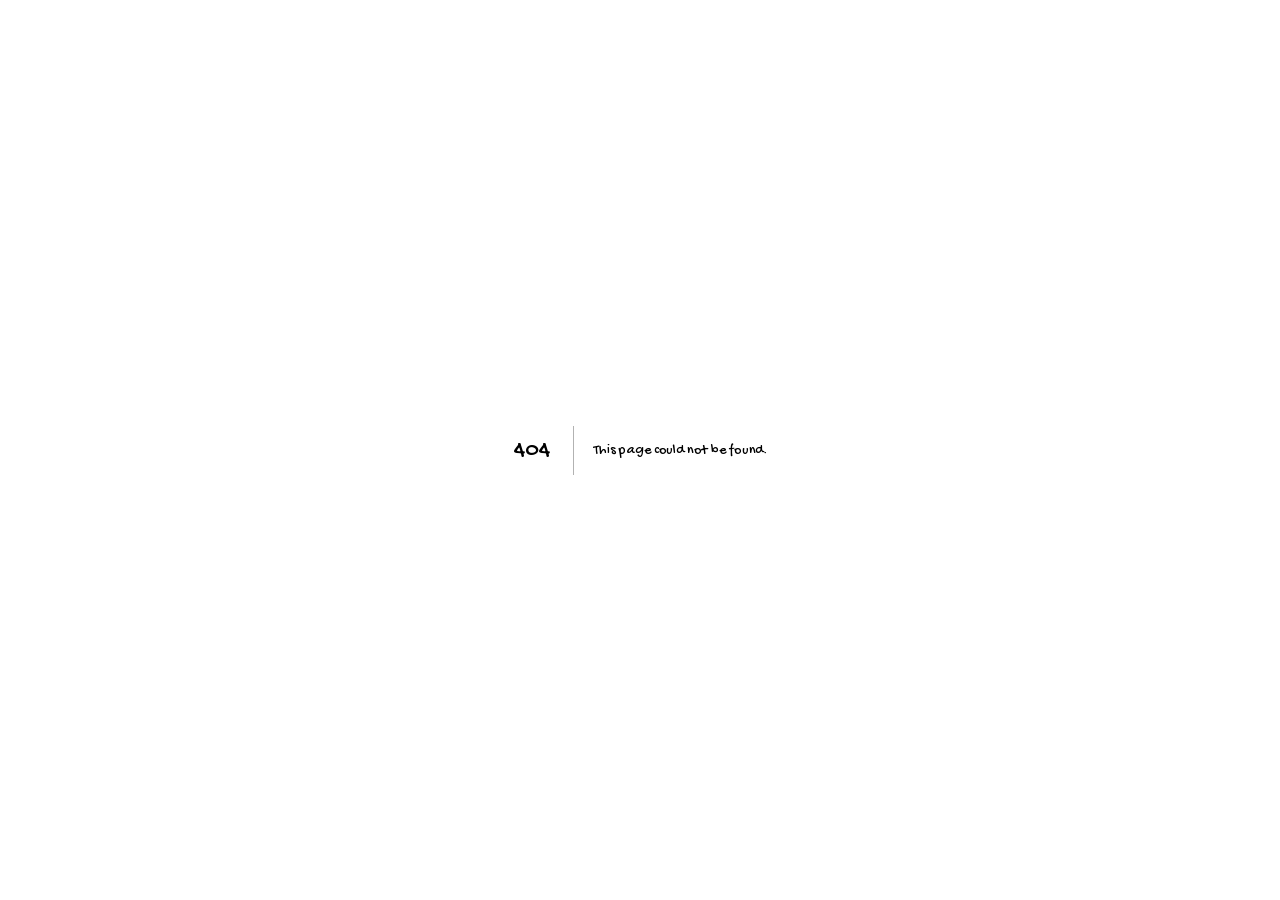
<file: cafe-aurora/404/index.html>
<!DOCTYPE html><html lang="en" class="gochi_hand_4ec46e36-module__OIZN8q__variable inter_bc91fc8d-module__8isj1G__variable"><head><meta charSet="utf-8"/><meta name="viewport" content="width=device-width, initial-scale=1"/><link rel="stylesheet" href="/cafe-aurora/_next/static/chunks/37s7griu1ktyt.css" data-precedence="next"/><link rel="preload" as="script" fetchPriority="low" href="/cafe-aurora/_next/static/chunks/2nwqoerny79-z.js"/><script src="/cafe-aurora/_next/static/chunks/295f3h8494hjn.js" async=""></script><script src="/cafe-aurora/_next/static/chunks/3gzxhq9iq6efl.js" async=""></script><script src="/cafe-aurora/_next/static/chunks/turbopack-2aq33mvaluyzi.js" async=""></script><script src="/cafe-aurora/_next/static/chunks/3byuty4b5i_b7.js" async=""></script><script src="/cafe-aurora/_next/static/chunks/14mumt5_n0xhi.js" async=""></script><meta name="robots" content="noindex"/><meta name="next-size-adjust" content=""/><title>404: This page could not be found.</title><title>Café Aurora — house roast, fresh bread, good people</title><meta name="description" content="Neighborhood coffee shop with house-roasted espresso and fresh-baked pastry. See the menu, find the place and book your event."/><meta property="og:title" content="Café Aurora — house roast, fresh bread, good people"/><meta property="og:description" content="Neighborhood coffee shop with house-roasted espresso and fresh-baked pastry."/><meta property="og:image" content="https://cafe-aurora.example/cafe-aurora/fotos/salao.jpg"/><meta property="og:type" content="website"/><meta name="twitter:card" content="summary_large_image"/><meta name="twitter:title" content="Café Aurora"/><meta name="twitter:description" content="House roast, fresh bread, good people."/><meta name="twitter:image" content="https://cafe-aurora.example/cafe-aurora/fotos/salao.jpg"/><link rel="icon" href="/cafe-aurora/favicon.ico?favicon.2vob68tjqpejf.ico" sizes="256x256" type="image/x-icon"/><link rel="icon" href="/cafe-aurora/icon.svg?icon.3bihl3fc6o7k_.svg" sizes="any" type="image/svg+xml"/><script src="/cafe-aurora/_next/static/chunks/0cz1d0mv5g_q7.js" noModule=""></script></head><body><div hidden=""><!--$--><!--/$--></div><div style="font-family:system-ui,&quot;Segoe UI&quot;,Roboto,Helvetica,Arial,sans-serif,&quot;Apple Color Emoji&quot;,&quot;Segoe UI Emoji&quot;;height:100vh;text-align:center;display:flex;flex-direction:column;align-items:center;justify-content:center"><div><style>body{color:#000;background:#fff;margin:0}.next-error-h1{border-right:1px solid rgba(0,0,0,.3)}@media (prefers-color-scheme:dark){body{color:#fff;background:#000}.next-error-h1{border-right:1px solid rgba(255,255,255,.3)}}</style><h1 class="next-error-h1" style="display:inline-block;margin:0 20px 0 0;padding:0 23px 0 0;font-size:24px;font-weight:500;vertical-align:top;line-height:49px">404</h1><div style="display:inline-block"><h2 style="font-size:14px;font-weight:400;line-height:49px;margin:0">This page could not be found.</h2></div></div></div><!--$--><!--/$--><script src="/cafe-aurora/_next/static/chunks/2nwqoerny79-z.js" id="_R_" async=""></script><script>(self.__next_f=self.__next_f||[]).push([0])</script><script>self.__next_f.push([1,"1:\"$Sreact.fragment\"\n2:I[72638,[\"/cafe-aurora/_next/static/chunks/3byuty4b5i_b7.js\",\"/cafe-aurora/_next/static/chunks/14mumt5_n0xhi.js\"],\"LanguageProvider\"]\n3:I[52793,[\"/cafe-aurora/_next/static/chunks/3byuty4b5i_b7.js\",\"/cafe-aurora/_next/static/chunks/14mumt5_n0xhi.js\"],\"default\"]\n4:I[39756,[\"/cafe-aurora/_next/static/chunks/3byuty4b5i_b7.js\",\"/cafe-aurora/_next/static/chunks/14mumt5_n0xhi.js\"],\"default\"]\n5:I[37457,[\"/cafe-aurora/_next/static/chunks/3byuty4b5i_b7.js\",\"/cafe-aurora/_next/static/chunks/14mumt5_n0xhi.js\"],\"default\"]\n6:I[97367,[\"/cafe-aurora/_next/static/chunks/3byuty4b5i_b7.js\",\"/cafe-aurora/_next/static/chunks/14mumt5_n0xhi.js\"],\"OutletBoundary\"]\n7:\"$Sreact.suspense\"\na:I[97367,[\"/cafe-aurora/_next/static/chunks/3byuty4b5i_b7.js\",\"/cafe-aurora/_next/static/chunks/14mumt5_n0xhi.js\"],\"ViewportBoundary\"]\nc:I[97367,[\"/cafe-aurora/_next/static/chunks/3byuty4b5i_b7.js\",\"/cafe-aurora/_next/static/chunks/14mumt5_n0xhi.js\"],\"MetadataBoundary\"]\ne:I[68027,[\"/cafe-aurora/_next/static/chunks/3byuty4b5i_b7.js\",\"/cafe-aurora/_next/static/chunks/14mumt5_n0xhi.js\"],\"default\",1]\n:HL[\"/cafe-aurora/_next/static/chunks/37s7griu1ktyt.css\",\"style\"]\n"])</script><script>self.__next_f.push([1,"0:{\"P\":null,\"c\":[\"\",\"_not-found\",\"\"],\"q\":\"\",\"i\":false,\"f\":[[[\"\",{\"children\":[\"/_not-found\",{\"children\":[\"__PAGE__\",{}]}]},\"$undefined\",\"$undefined\",16],[[\"$\",\"$1\",\"c\",{\"children\":[[[\"$\",\"link\",\"0\",{\"rel\":\"stylesheet\",\"href\":\"/cafe-aurora/_next/static/chunks/37s7griu1ktyt.css\",\"precedence\":\"next\",\"crossOrigin\":\"$undefined\",\"nonce\":\"$undefined\"}],[\"$\",\"script\",\"script-0\",{\"src\":\"/cafe-aurora/_next/static/chunks/3byuty4b5i_b7.js\",\"async\":true,\"nonce\":\"$undefined\"}],[\"$\",\"script\",\"script-1\",{\"src\":\"/cafe-aurora/_next/static/chunks/14mumt5_n0xhi.js\",\"async\":true,\"nonce\":\"$undefined\"}]],[\"$\",\"html\",null,{\"lang\":\"en\",\"className\":\"gochi_hand_4ec46e36-module__OIZN8q__variable inter_bc91fc8d-module__8isj1G__variable\",\"children\":[\"$\",\"body\",null,{\"children\":[\"$\",\"$L2\",null,{\"children\":[\"$\",\"$L3\",null,{\"children\":[\"$\",\"$L4\",null,{\"parallelRouterKey\":\"children\",\"error\":\"$undefined\",\"errorStyles\":\"$undefined\",\"errorScripts\":\"$undefined\",\"template\":[\"$\",\"$L5\",null,{}],\"templateStyles\":\"$undefined\",\"templateScripts\":\"$undefined\",\"notFound\":[[[\"$\",\"title\",null,{\"children\":\"404: This page could not be found.\"}],[\"$\",\"div\",null,{\"style\":{\"fontFamily\":\"system-ui,\\\"Segoe UI\\\",Roboto,Helvetica,Arial,sans-serif,\\\"Apple Color Emoji\\\",\\\"Segoe UI Emoji\\\"\",\"height\":\"100vh\",\"textAlign\":\"center\",\"display\":\"flex\",\"flexDirection\":\"column\",\"alignItems\":\"center\",\"justifyContent\":\"center\"},\"children\":[\"$\",\"div\",null,{\"children\":[[\"$\",\"style\",null,{\"dangerouslySetInnerHTML\":{\"__html\":\"body{color:#000;background:#fff;margin:0}.next-error-h1{border-right:1px solid rgba(0,0,0,.3)}@media (prefers-color-scheme:dark){body{color:#fff;background:#000}.next-error-h1{border-right:1px solid rgba(255,255,255,.3)}}\"}}],[\"$\",\"h1\",null,{\"className\":\"next-error-h1\",\"style\":{\"display\":\"inline-block\",\"margin\":\"0 20px 0 0\",\"padding\":\"0 23px 0 0\",\"fontSize\":24,\"fontWeight\":500,\"verticalAlign\":\"top\",\"lineHeight\":\"49px\"},\"children\":404}],[\"$\",\"div\",null,{\"style\":{\"display\":\"inline-block\"},\"children\":[\"$\",\"h2\",null,{\"style\":{\"fontSize\":14,\"fontWeight\":400,\"lineHeight\":\"49px\",\"margin\":0},\"children\":\"This page could not be found.\"}]}]]}]}]],[]],\"forbidden\":\"$undefined\",\"unauthorized\":\"$undefined\"}]}]}]}]}]]}],{\"children\":[[\"$\",\"$1\",\"c\",{\"children\":[null,[\"$\",\"$L4\",null,{\"parallelRouterKey\":\"children\",\"error\":\"$undefined\",\"errorStyles\":\"$undefined\",\"errorScripts\":\"$undefined\",\"template\":[\"$\",\"$L5\",null,{}],\"templateStyles\":\"$undefined\",\"templateScripts\":\"$undefined\",\"notFound\":\"$undefined\",\"forbidden\":\"$undefined\",\"unauthorized\":\"$undefined\"}]]}],{\"children\":[[\"$\",\"$1\",\"c\",{\"children\":[[[\"$\",\"title\",null,{\"children\":\"404: This page could not be found.\"}],[\"$\",\"div\",null,{\"style\":\"$0:f:0:1:0:props:children:1:props:children:props:children:props:children:props:children:props:notFound:0:1:props:style\",\"children\":[\"$\",\"div\",null,{\"children\":[[\"$\",\"style\",null,{\"dangerouslySetInnerHTML\":{\"__html\":\"body{color:#000;background:#fff;margin:0}.next-error-h1{border-right:1px solid rgba(0,0,0,.3)}@media (prefers-color-scheme:dark){body{color:#fff;background:#000}.next-error-h1{border-right:1px solid rgba(255,255,255,.3)}}\"}}],[\"$\",\"h1\",null,{\"className\":\"next-error-h1\",\"style\":\"$0:f:0:1:0:props:children:1:props:children:props:children:props:children:props:children:props:notFound:0:1:props:children:props:children:1:props:style\",\"children\":404}],[\"$\",\"div\",null,{\"style\":\"$0:f:0:1:0:props:children:1:props:children:props:children:props:children:props:children:props:notFound:0:1:props:children:props:children:2:props:style\",\"children\":[\"$\",\"h2\",null,{\"style\":\"$0:f:0:1:0:props:children:1:props:children:props:children:props:children:props:children:props:notFound:0:1:props:children:props:children:2:props:children:props:style\",\"children\":\"This page could not be found.\"}]}]]}]}]],null,[\"$\",\"$L6\",null,{\"children\":[\"$\",\"$7\",null,{\"name\":\"Next.MetadataOutlet\",\"children\":\"$@8\"}]}]]}],{},null,false,null]},null,false,\"$@9\"]},null,false,null],[\"$\",\"$1\",\"h\",{\"children\":[[\"$\",\"meta\",null,{\"name\":\"robots\",\"content\":\"noindex\"}],[\"$\",\"$La\",null,{\"children\":\"$Lb\"}],[\"$\",\"div\",null,{\"hidden\":true,\"children\":[\"$\",\"$Lc\",null,{\"children\":[\"$\",\"$7\",null,{\"name\":\"Next.Metadata\",\"children\":\"$Ld\"}]}]}],[\"$\",\"meta\",null,{\"name\":\"next-size-adjust\",\"content\":\"\"}]]}],false]],\"m\":\"$undefined\",\"G\":[\"$e\",[[\"$\",\"link\",\"0\",{\"rel\":\"stylesheet\",\"href\":\"/cafe-aurora/_next/static/chunks/37s7griu1ktyt.css\",\"precedence\":\"next\",\"crossOrigin\":\"$undefined\",\"nonce\":\"$undefined\"}]]],\"S\":true,\"h\":null,\"s\":\"$undefined\",\"l\":\"$undefined\",\"p\":\"$undefined\",\"d\":\"$undefined\",\"b\":\"PXGBj4lEWI89pZQ188KtY\"}\n"])</script><script>self.__next_f.push([1,"f:[]\n9:\"$Wf\"\n"])</script><script>self.__next_f.push([1,"b:[[\"$\",\"meta\",\"0\",{\"charSet\":\"utf-8\"}],[\"$\",\"meta\",\"1\",{\"name\":\"viewport\",\"content\":\"width=device-width, initial-scale=1\"}]]\n"])</script><script>self.__next_f.push([1,"10:I[27201,[\"/cafe-aurora/_next/static/chunks/3byuty4b5i_b7.js\",\"/cafe-aurora/_next/static/chunks/14mumt5_n0xhi.js\"],\"IconMark\"]\n8:null\nd:[[\"$\",\"title\",\"0\",{\"children\":\"Café Aurora — house roast, fresh bread, good people\"}],[\"$\",\"meta\",\"1\",{\"name\":\"description\",\"content\":\"Neighborhood coffee shop with house-roasted espresso and fresh-baked pastry. See the menu, find the place and book your event.\"}],[\"$\",\"meta\",\"2\",{\"property\":\"og:title\",\"content\":\"Café Aurora — house roast, fresh bread, good people\"}],[\"$\",\"meta\",\"3\",{\"property\":\"og:description\",\"content\":\"Neighborhood coffee shop with house-roasted espresso and fresh-baked pastry.\"}],[\"$\",\"meta\",\"4\",{\"property\":\"og:image\",\"content\":\"https://cafe-aurora.example/cafe-aurora/fotos/salao.jpg\"}],[\"$\",\"meta\",\"5\",{\"property\":\"og:type\",\"content\":\"website\"}],[\"$\",\"meta\",\"6\",{\"name\":\"twitter:card\",\"content\":\"summary_large_image\"}],[\"$\",\"meta\",\"7\",{\"name\":\"twitter:title\",\"content\":\"Café Aurora\"}],[\"$\",\"meta\",\"8\",{\"name\":\"twitter:description\",\"content\":\"House roast, fresh bread, good people.\"}],[\"$\",\"meta\",\"9\",{\"name\":\"twitter:image\",\"content\":\"https://cafe-aurora.example/cafe-aurora/fotos/salao.jpg\"}],[\"$\",\"link\",\"10\",{\"rel\":\"icon\",\"href\":\"/cafe-aurora/favicon.ico?favicon.2vob68tjqpejf.ico\",\"sizes\":\"256x256\",\"type\":\"image/x-icon\"}],[\"$\",\"link\",\"11\",{\"rel\":\"icon\",\"href\":\"/cafe-aurora/icon.svg?icon.3bihl3fc6o7k_.svg\",\"sizes\":\"any\",\"type\":\"image/svg+xml\"}],[\"$\",\"$L10\",\"12\",{}]]\n"])</script></body></html>
</file>
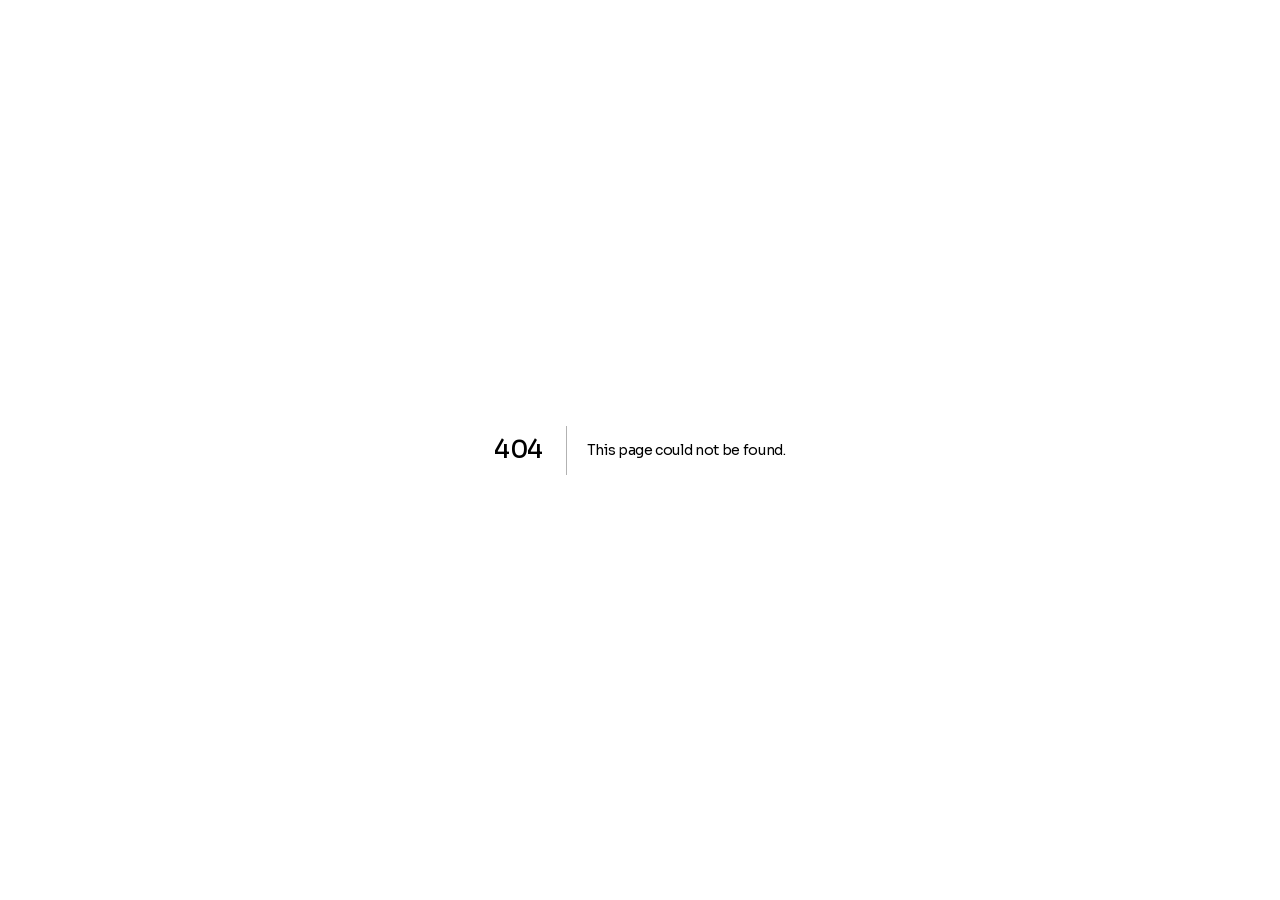
<file: zenith/404/index.html>
<!DOCTYPE html><html lang="en" class="sora_ee84e077-module__tfvX0a__variable inter_bc91fc8d-module__8isj1G__variable"><head><meta charSet="utf-8"/><meta name="viewport" content="width=device-width, initial-scale=1"/><link rel="stylesheet" href="/zenith/_next/static/chunks/3ggvmb5o34fuy.css" data-precedence="next"/><link rel="preload" as="script" fetchPriority="low" href="/zenith/_next/static/chunks/2nwqoerny79-z.js"/><script src="/zenith/_next/static/chunks/237d08az__sim.js" async=""></script><script src="/zenith/_next/static/chunks/3gzxhq9iq6efl.js" async=""></script><script src="/zenith/_next/static/chunks/turbopack-3bw-142dw_h5u.js" async=""></script><script src="/zenith/_next/static/chunks/0p05zcohvnlyx.js" async=""></script><script src="/zenith/_next/static/chunks/3dk0alg6la6qq.js" async=""></script><script src="/zenith/_next/static/chunks/14mumt5_n0xhi.js" async=""></script><meta name="robots" content="noindex"/><meta name="next-size-adjust" content=""/><title>404: This page could not be found.</title><title>Zenith Realty — discover the space you truly belong in</title><meta name="description" content="Signature-architecture real estate: vetted modern residences, an exclusive collection and dedicated advisory."/><meta property="og:title" content="Zenith Realty — discover the space you truly belong in"/><meta property="og:description" content="Signature-architecture real estate: vetted modern residences, an exclusive collection and dedicated advisory."/><meta property="og:image" content="https://zenith-realty.example/zenith/img/hero-house.jpg"/><meta property="og:type" content="website"/><meta name="twitter:card" content="summary_large_image"/><meta name="twitter:title" content="Zenith Realty"/><meta name="twitter:description" content="Discover the space you truly belong in."/><meta name="twitter:image" content="https://zenith-realty.example/zenith/img/hero-house.jpg"/><link rel="icon" href="/zenith/favicon.ico?favicon.2vob68tjqpejf.ico" sizes="256x256" type="image/x-icon"/><link rel="icon" href="/zenith/icon.svg?icon.011m2b_h9x_06.svg" sizes="any" type="image/svg+xml"/><script src="/zenith/_next/static/chunks/0cz1d0mv5g_q7.js" noModule=""></script></head><body><div hidden=""><!--$--><!--/$--></div><div style="font-family:system-ui,&quot;Segoe UI&quot;,Roboto,Helvetica,Arial,sans-serif,&quot;Apple Color Emoji&quot;,&quot;Segoe UI Emoji&quot;;height:100vh;text-align:center;display:flex;flex-direction:column;align-items:center;justify-content:center"><div><style>body{color:#000;background:#fff;margin:0}.next-error-h1{border-right:1px solid rgba(0,0,0,.3)}@media (prefers-color-scheme:dark){body{color:#fff;background:#000}.next-error-h1{border-right:1px solid rgba(255,255,255,.3)}}</style><h1 class="next-error-h1" style="display:inline-block;margin:0 20px 0 0;padding:0 23px 0 0;font-size:24px;font-weight:500;vertical-align:top;line-height:49px">404</h1><div style="display:inline-block"><h2 style="font-size:14px;font-weight:400;line-height:49px;margin:0">This page could not be found.</h2></div></div></div><!--$--><!--/$--><script src="/zenith/_next/static/chunks/2nwqoerny79-z.js" id="_R_" async=""></script><script>(self.__next_f=self.__next_f||[]).push([0])</script><script>self.__next_f.push([1,"1:\"$Sreact.fragment\"\n2:I[72638,[\"/zenith/_next/static/chunks/0p05zcohvnlyx.js\",\"/zenith/_next/static/chunks/3dk0alg6la6qq.js\",\"/zenith/_next/static/chunks/14mumt5_n0xhi.js\"],\"LanguageProvider\"]\n3:I[52793,[\"/zenith/_next/static/chunks/0p05zcohvnlyx.js\",\"/zenith/_next/static/chunks/3dk0alg6la6qq.js\",\"/zenith/_next/static/chunks/14mumt5_n0xhi.js\"],\"default\"]\n4:I[39756,[\"/zenith/_next/static/chunks/0p05zcohvnlyx.js\",\"/zenith/_next/static/chunks/3dk0alg6la6qq.js\",\"/zenith/_next/static/chunks/14mumt5_n0xhi.js\"],\"default\"]\n5:I[37457,[\"/zenith/_next/static/chunks/0p05zcohvnlyx.js\",\"/zenith/_next/static/chunks/3dk0alg6la6qq.js\",\"/zenith/_next/static/chunks/14mumt5_n0xhi.js\"],\"default\"]\n6:I[97367,[\"/zenith/_next/static/chunks/0p05zcohvnlyx.js\",\"/zenith/_next/static/chunks/3dk0alg6la6qq.js\",\"/zenith/_next/static/chunks/14mumt5_n0xhi.js\"],\"OutletBoundary\"]\n7:\"$Sreact.suspense\"\na:I[97367,[\"/zenith/_next/static/chunks/0p05zcohvnlyx.js\",\"/zenith/_next/static/chunks/3dk0alg6la6qq.js\",\"/zenith/_next/static/chunks/14mumt5_n0xhi.js\"],\"ViewportBoundary\"]\nc:I[97367,[\"/zenith/_next/static/chunks/0p05zcohvnlyx.js\",\"/zenith/_next/static/chunks/3dk0alg6la6qq.js\",\"/zenith/_next/static/chunks/14mumt5_n0xhi.js\"],\"MetadataBoundary\"]\ne:I[68027,[\"/zenith/_next/static/chunks/0p05zcohvnlyx.js\",\"/zenith/_next/static/chunks/3dk0alg6la6qq.js\",\"/zenith/_next/static/chunks/14mumt5_n0xhi.js\"],\"default\",1]\n:HL[\"/zenith/_next/static/chunks/3ggvmb5o34fuy.css\",\"style\"]\n"])</script><script>self.__next_f.push([1,"0:{\"P\":null,\"c\":[\"\",\"_not-found\",\"\"],\"q\":\"\",\"i\":false,\"f\":[[[\"\",{\"children\":[\"/_not-found\",{\"children\":[\"__PAGE__\",{}]}]},\"$undefined\",\"$undefined\",16],[[\"$\",\"$1\",\"c\",{\"children\":[[[\"$\",\"link\",\"0\",{\"rel\":\"stylesheet\",\"href\":\"/zenith/_next/static/chunks/3ggvmb5o34fuy.css\",\"precedence\":\"next\",\"crossOrigin\":\"$undefined\",\"nonce\":\"$undefined\"}],[\"$\",\"script\",\"script-0\",{\"src\":\"/zenith/_next/static/chunks/0p05zcohvnlyx.js\",\"async\":true,\"nonce\":\"$undefined\"}],[\"$\",\"script\",\"script-1\",{\"src\":\"/zenith/_next/static/chunks/3dk0alg6la6qq.js\",\"async\":true,\"nonce\":\"$undefined\"}],[\"$\",\"script\",\"script-2\",{\"src\":\"/zenith/_next/static/chunks/14mumt5_n0xhi.js\",\"async\":true,\"nonce\":\"$undefined\"}]],[\"$\",\"html\",null,{\"lang\":\"en\",\"className\":\"sora_ee84e077-module__tfvX0a__variable inter_bc91fc8d-module__8isj1G__variable\",\"children\":[\"$\",\"body\",null,{\"children\":[\"$\",\"$L2\",null,{\"children\":[\"$\",\"$L3\",null,{\"children\":[\"$\",\"$L4\",null,{\"parallelRouterKey\":\"children\",\"error\":\"$undefined\",\"errorStyles\":\"$undefined\",\"errorScripts\":\"$undefined\",\"template\":[\"$\",\"$L5\",null,{}],\"templateStyles\":\"$undefined\",\"templateScripts\":\"$undefined\",\"notFound\":[[[\"$\",\"title\",null,{\"children\":\"404: This page could not be found.\"}],[\"$\",\"div\",null,{\"style\":{\"fontFamily\":\"system-ui,\\\"Segoe UI\\\",Roboto,Helvetica,Arial,sans-serif,\\\"Apple Color Emoji\\\",\\\"Segoe UI Emoji\\\"\",\"height\":\"100vh\",\"textAlign\":\"center\",\"display\":\"flex\",\"flexDirection\":\"column\",\"alignItems\":\"center\",\"justifyContent\":\"center\"},\"children\":[\"$\",\"div\",null,{\"children\":[[\"$\",\"style\",null,{\"dangerouslySetInnerHTML\":{\"__html\":\"body{color:#000;background:#fff;margin:0}.next-error-h1{border-right:1px solid rgba(0,0,0,.3)}@media (prefers-color-scheme:dark){body{color:#fff;background:#000}.next-error-h1{border-right:1px solid rgba(255,255,255,.3)}}\"}}],[\"$\",\"h1\",null,{\"className\":\"next-error-h1\",\"style\":{\"display\":\"inline-block\",\"margin\":\"0 20px 0 0\",\"padding\":\"0 23px 0 0\",\"fontSize\":24,\"fontWeight\":500,\"verticalAlign\":\"top\",\"lineHeight\":\"49px\"},\"children\":404}],[\"$\",\"div\",null,{\"style\":{\"display\":\"inline-block\"},\"children\":[\"$\",\"h2\",null,{\"style\":{\"fontSize\":14,\"fontWeight\":400,\"lineHeight\":\"49px\",\"margin\":0},\"children\":\"This page could not be found.\"}]}]]}]}]],[]],\"forbidden\":\"$undefined\",\"unauthorized\":\"$undefined\"}]}]}]}]}]]}],{\"children\":[[\"$\",\"$1\",\"c\",{\"children\":[null,[\"$\",\"$L4\",null,{\"parallelRouterKey\":\"children\",\"error\":\"$undefined\",\"errorStyles\":\"$undefined\",\"errorScripts\":\"$undefined\",\"template\":[\"$\",\"$L5\",null,{}],\"templateStyles\":\"$undefined\",\"templateScripts\":\"$undefined\",\"notFound\":\"$undefined\",\"forbidden\":\"$undefined\",\"unauthorized\":\"$undefined\"}]]}],{\"children\":[[\"$\",\"$1\",\"c\",{\"children\":[[[\"$\",\"title\",null,{\"children\":\"404: This page could not be found.\"}],[\"$\",\"div\",null,{\"style\":\"$0:f:0:1:0:props:children:1:props:children:props:children:props:children:props:children:props:notFound:0:1:props:style\",\"children\":[\"$\",\"div\",null,{\"children\":[[\"$\",\"style\",null,{\"dangerouslySetInnerHTML\":{\"__html\":\"body{color:#000;background:#fff;margin:0}.next-error-h1{border-right:1px solid rgba(0,0,0,.3)}@media (prefers-color-scheme:dark){body{color:#fff;background:#000}.next-error-h1{border-right:1px solid rgba(255,255,255,.3)}}\"}}],[\"$\",\"h1\",null,{\"className\":\"next-error-h1\",\"style\":\"$0:f:0:1:0:props:children:1:props:children:props:children:props:children:props:children:props:notFound:0:1:props:children:props:children:1:props:style\",\"children\":404}],[\"$\",\"div\",null,{\"style\":\"$0:f:0:1:0:props:children:1:props:children:props:children:props:children:props:children:props:notFound:0:1:props:children:props:children:2:props:style\",\"children\":[\"$\",\"h2\",null,{\"style\":\"$0:f:0:1:0:props:children:1:props:children:props:children:props:children:props:children:props:notFound:0:1:props:children:props:children:2:props:children:props:style\",\"children\":\"This page could not be found.\"}]}]]}]}]],null,[\"$\",\"$L6\",null,{\"children\":[\"$\",\"$7\",null,{\"name\":\"Next.MetadataOutlet\",\"children\":\"$@8\"}]}]]}],{},null,false,null]},null,false,\"$@9\"]},null,false,null],[\"$\",\"$1\",\"h\",{\"children\":[[\"$\",\"meta\",null,{\"name\":\"robots\",\"content\":\"noindex\"}],[\"$\",\"$La\",null,{\"children\":\"$Lb\"}],[\"$\",\"div\",null,{\"hidden\":true,\"children\":[\"$\",\"$Lc\",null,{\"children\":[\"$\",\"$7\",null,{\"name\":\"Next.Metadata\",\"children\":\"$Ld\"}]}]}],[\"$\",\"meta\",null,{\"name\":\"next-size-adjust\",\"content\":\"\"}]]}],false]],\"m\":\"$undefined\",\"G\":[\"$e\",[[\"$\",\"link\",\"0\",{\"rel\":\"stylesheet\",\"href\":\"/zenith/_next/static/chunks/3ggvmb5o34fuy.css\",\"precedence\":\"next\",\"crossOrigin\":\"$undefined\",\"nonce\":\"$undefined\"}]]],\"S\":true,\"h\":null,\"s\":\"$undefined\",\"l\":\"$undefined\",\"p\":\"$undefined\",\"d\":\"$undefined\",\"b\":\"lmqCZmPCJhr7YoeJBDGa9\"}\n"])</script><script>self.__next_f.push([1,"f:[]\n9:\"$Wf\"\n"])</script><script>self.__next_f.push([1,"b:[[\"$\",\"meta\",\"0\",{\"charSet\":\"utf-8\"}],[\"$\",\"meta\",\"1\",{\"name\":\"viewport\",\"content\":\"width=device-width, initial-scale=1\"}]]\n"])</script><script>self.__next_f.push([1,"10:I[27201,[\"/zenith/_next/static/chunks/0p05zcohvnlyx.js\",\"/zenith/_next/static/chunks/3dk0alg6la6qq.js\",\"/zenith/_next/static/chunks/14mumt5_n0xhi.js\"],\"IconMark\"]\n8:null\nd:[[\"$\",\"title\",\"0\",{\"children\":\"Zenith Realty — discover the space you truly belong in\"}],[\"$\",\"meta\",\"1\",{\"name\":\"description\",\"content\":\"Signature-architecture real estate: vetted modern residences, an exclusive collection and dedicated advisory.\"}],[\"$\",\"meta\",\"2\",{\"property\":\"og:title\",\"content\":\"Zenith Realty — discover the space you truly belong in\"}],[\"$\",\"meta\",\"3\",{\"property\":\"og:description\",\"content\":\"Signature-architecture real estate: vetted modern residences, an exclusive collection and dedicated advisory.\"}],[\"$\",\"meta\",\"4\",{\"property\":\"og:image\",\"content\":\"https://zenith-realty.example/zenith/img/hero-house.jpg\"}],[\"$\",\"meta\",\"5\",{\"property\":\"og:type\",\"content\":\"website\"}],[\"$\",\"meta\",\"6\",{\"name\":\"twitter:card\",\"content\":\"summary_large_image\"}],[\"$\",\"meta\",\"7\",{\"name\":\"twitter:title\",\"content\":\"Zenith Realty\"}],[\"$\",\"meta\",\"8\",{\"name\":\"twitter:description\",\"content\":\"Discover the space you truly belong in.\"}],[\"$\",\"meta\",\"9\",{\"name\":\"twitter:image\",\"content\":\"https://zenith-realty.example/zenith/img/hero-house.jpg\"}],[\"$\",\"link\",\"10\",{\"rel\":\"icon\",\"href\":\"/zenith/favicon.ico?favicon.2vob68tjqpejf.ico\",\"sizes\":\"256x256\",\"type\":\"image/x-icon\"}],[\"$\",\"link\",\"11\",{\"rel\":\"icon\",\"href\":\"/zenith/icon.svg?icon.011m2b_h9x_06.svg\",\"sizes\":\"any\",\"type\":\"image/svg+xml\"}],[\"$\",\"$L10\",\"12\",{}]]\n"])</script></body></html>
</file>
<file: cafe-aurora/_next/static/chunks/37s7griu1ktyt.css>
@font-face{font-family:Gochi Hand;font-style:normal;font-weight:400;font-display:swap;src:url(../media/bb80282eab4f8549-s.p.3rkrels9g7w9t.woff2)format("woff2");unicode-range:U+??,U+131,U+152-153,U+2BB-2BC,U+2C6,U+2DA,U+2DC,U+304,U+308,U+329,U+2000-206F,U+20AC,U+2122,U+2191,U+2193,U+2212,U+2215,U+FEFF,U+FFFD}@font-face{font-family:Gochi Hand Fallback;src:local(Arial);ascent-override:82.14%;descent-override:43.44%;line-gap-override:0.0%;size-adjust:93.87%}.gochi_hand_4ec46e36-module__OIZN8q__className{font-family:Gochi Hand,Gochi Hand Fallback;font-style:normal;font-weight:400}.gochi_hand_4ec46e36-module__OIZN8q__variable{--font-hand:"Gochi Hand", "Gochi Hand Fallback"}
@font-face{font-family:Inter;font-style:normal;font-weight:100 900;font-display:swap;src:url(../media/2c55a0e60120577a-s.0-dom-5bn10r2.woff2)format("woff2");unicode-range:U+460-52F,U+1C80-1C8A,U+20B4,U+2DE0-2DFF,U+A640-A69F,U+FE2E-FE2F}@font-face{font-family:Inter;font-style:normal;font-weight:100 900;font-display:swap;src:url(../media/9c72aa0f40e4eef8-s.1y4-pdgsjb-pw.woff2)format("woff2");unicode-range:U+301,U+400-45F,U+490-491,U+4B0-4B1,U+2116}@font-face{font-family:Inter;font-style:normal;font-weight:100 900;font-display:swap;src:url(../media/ad66f9afd8947f86-s.3lvt2whj97whp.woff2)format("woff2");unicode-range:U+1F??}@font-face{font-family:Inter;font-style:normal;font-weight:100 900;font-display:swap;src:url(../media/5476f68d60460930-s.2uwcyprjm3xu3.woff2)format("woff2");unicode-range:U+370-377,U+37A-37F,U+384-38A,U+38C,U+38E-3A1,U+3A3-3FF}@font-face{font-family:Inter;font-style:normal;font-weight:100 900;font-display:swap;src:url(../media/2bbe8d2671613f1f-s.0k62hbripvv8p.woff2)format("woff2");unicode-range:U+102-103,U+110-111,U+128-129,U+168-169,U+1A0-1A1,U+1AF-1B0,U+300-301,U+303-304,U+308-309,U+323,U+329,U+1EA0-1EF9,U+20AB}@font-face{font-family:Inter;font-style:normal;font-weight:100 900;font-display:swap;src:url(../media/1bffadaabf893a1e-s.3-6t-g6q0vh0a.woff2)format("woff2");unicode-range:U+100-2BA,U+2BD-2C5,U+2C7-2CC,U+2CE-2D7,U+2DD-2FF,U+304,U+308,U+329,U+1D00-1DBF,U+1E00-1E9F,U+1EF2-1EFF,U+2020,U+20A0-20AB,U+20AD-20C0,U+2113,U+2C60-2C7F,U+A720-A7FF}@font-face{font-family:Inter;font-style:normal;font-weight:100 900;font-display:swap;src:url(../media/83afe278b6a6bb3c-s.p.2bn3s6zvc0dyp.woff2)format("woff2");unicode-range:U+??,U+131,U+152-153,U+2BB-2BC,U+2C6,U+2DA,U+2DC,U+304,U+308,U+329,U+2000-206F,U+20AC,U+2122,U+2191,U+2193,U+2212,U+2215,U+FEFF,U+FFFD}@font-face{font-family:Inter Fallback;src:local(Arial);ascent-override:90.44%;descent-override:22.52%;line-gap-override:0.0%;size-adjust:107.12%}.inter_bc91fc8d-module__8isj1G__className{font-family:Inter,Inter Fallback;font-style:normal}.inter_bc91fc8d-module__8isj1G__variable{--font-body:"Inter", "Inter Fallback"}
:root{--cream:#f4f1ea;--cream-hi:#fbf9f5;--cream-lo:#e9e4d9;--panel:#fdfcfa;--ink:#2a1b11;--ink-soft:#6a5949;--ink-faint:#9a8b7c;--roast:#2b1c12;--roast-hi:#3d2a1c;--r-sm:12px;--r-md:20px;--r-lg:28px;--r-xl:40px;--r-pill:999px;--sh-1:0 1px 2px #2a1b110d, 0 4px 12px #2a1b110a;--sh-2:0 2px 6px #2a1b110f, 0 14px 34px #2a1b1114;--sh-3:0 6px 18px #2a1b111a, 0 30px 70px #2a1b1124;--section:clamp(88px, 12vw, 168px);--gutter:clamp(20px, 5vw, 64px);--ease:cubic-bezier(.22, 1, .36, 1)}*,:before,:after{box-sizing:border-box}*{margin:0}html{-webkit-text-size-adjust:100%}body{background:var(--cream);min-height:100dvh;color:var(--ink);font-family:var(--font-body), system-ui, sans-serif;-webkit-font-smoothing:antialiased;text-rendering:optimizelegibility;font-size:16px;line-height:1.6;overflow-x:clip}body[data-lock=true]{overflow:hidden}img,svg,video{max-width:100%;display:block}button{font:inherit;color:inherit;cursor:pointer;background:0 0;border:0}a{color:inherit;text-decoration:none}:focus-visible{outline:2px solid var(--roast);outline-offset:3px;border-radius:4px}.hand{font-family:var(--font-hand), cursive;letter-spacing:-.01em;font-weight:400;line-height:.95}h1,h2,h3{font-family:var(--font-hand), cursive;letter-spacing:-.005em;font-weight:400;line-height:1}h1{font-size:clamp(3.4rem,12vw,9rem)}h2{font-size:clamp(2.1rem,5.2vw,3.6rem)}h3{font-size:clamp(1.5rem,2.6vw,2rem)}p{text-wrap:pretty}.wrap{width:100%;max-width:1180px;padding-inline:var(--gutter);margin-inline:auto}.eyebrow{border-radius:var(--r-pill);box-shadow:var(--sh-1);letter-spacing:.02em;color:var(--ink-soft);background:#ffffffb3;padding:7px 16px;font-size:.78rem;font-weight:500;display:inline-block}.lede{color:var(--ink-soft);max-width:46ch;font-size:clamp(1rem,1.4vw,1.08rem)}.btn{border-radius:var(--r-pill);white-space:nowrap;transition:transform .4s var(--ease), box-shadow .4s var(--ease), background-color .3s var(--ease);align-items:center;gap:8px;padding:15px 30px;font-size:.94rem;font-weight:500;display:inline-flex}.btn:hover{transform:translateY(-2px)}.btn--dark{background:var(--roast);color:var(--cream-hi);box-shadow:var(--sh-2)}.btn--dark:hover{background:var(--roast-hi);box-shadow:var(--sh-3)}.btn--light{background:var(--panel);color:var(--ink);box-shadow:var(--sh-1)}.btn--light:hover{box-shadow:var(--sh-2)}.tag{font-family:var(--font-hand), cursive;letter-spacing:.14em;color:var(--ink);-webkit-backdrop-filter:blur(10px)saturate(1.3);border-radius:var(--r-pill);box-shadow:inset 0 1px 0 #ffffffb3, var(--sh-1);background:#faf8f4d1;padding:8px 18px;font-size:.92rem}@media (prefers-reduced-motion:reduce){*,:before,:after{scroll-behavior:auto!important;transition-duration:.01ms!important;animation-duration:.01ms!important;animation-iteration-count:1!important}}
</file>
<file: cafe-aurora/_next/static/chunks/40yydl4rssei-.css>
.LangToggle-module__XgEyqa__toggle{border-radius:var(--r-pill);background:var(--panel);box-shadow:var(--sh-1);align-items:center;gap:2px;padding:3px;display:inline-flex}.LangToggle-module__XgEyqa__opt{border-radius:var(--r-pill);letter-spacing:.04em;color:var(--ink-soft);transition:color .25s var(--ease), background-color .25s var(--ease);padding:6px 11px;font-size:.72rem;font-weight:500}.LangToggle-module__XgEyqa__opt:hover{color:var(--ink)}.LangToggle-module__XgEyqa__active{background:var(--roast);color:var(--cream-hi)}.LangToggle-module__XgEyqa__active:hover{color:var(--cream-hi)}
.Nav-module__e1xquq__bar{z-index:60;padding:18px var(--gutter);pointer-events:none;justify-content:space-between;align-items:center;gap:16px;display:flex;position:fixed;inset:0 0 auto}.Nav-module__e1xquq__bar>*{pointer-events:auto}.Nav-module__e1xquq__brand{letter-spacing:-.01em;mix-blend-mode:multiply;transition:color .35s var(--ease);font-size:.98rem;font-weight:500}.Nav-module__e1xquq__barOpen .Nav-module__e1xquq__brand{color:var(--cream-hi);mix-blend-mode:normal}.Nav-module__e1xquq__ctaOnDark{color:var(--cream-hi);background:#fbf9f51a;box-shadow:inset 0 0 0 1px #fbf9f538}.Nav-module__e1xquq__ctaOnDark:hover{background:#fbf9f52e}.Nav-module__e1xquq__barOpen .Nav-module__e1xquq__burger{background:#fbf9f51f;box-shadow:inset 0 0 0 1px #fbf9f538}.Nav-module__e1xquq__barOpen .Nav-module__e1xquq__burger:hover{background:#fbf9f533}.Nav-module__e1xquq__right{align-items:center;gap:10px;display:flex}.Nav-module__e1xquq__cta{padding:13px 26px;font-size:.9rem}.Nav-module__e1xquq__burger{background:var(--roast);width:48px;height:48px;box-shadow:var(--sh-2);transition:background-color .3s var(--ease), transform .4s var(--ease);border-radius:50%;place-items:center;display:grid;position:relative}.Nav-module__e1xquq__burger:hover{background:var(--roast-hi);transform:translateY(-2px)}.Nav-module__e1xquq__line{background:var(--cream-hi);width:17px;height:1.6px;transition:transform .42s var(--ease);border-radius:2px;position:absolute}.Nav-module__e1xquq__line:first-of-type{transform:translateY(-3.5px)}.Nav-module__e1xquq__line:last-of-type{transform:translateY(3.5px)}.Nav-module__e1xquq__lineTop{transform:rotate(45deg)!important}.Nav-module__e1xquq__lineBottom{transform:rotate(-45deg)!important}.Nav-module__e1xquq__overlay{z-index:55;padding:120px var(--gutter) 56px;background:var(--roast);color:var(--cream-hi);flex-direction:column;justify-content:center;gap:clamp(40px,7vh,76px);display:flex;position:fixed;inset:0;overflow-y:auto}.Nav-module__e1xquq__list{padding:0;list-style:none}.Nav-module__e1xquq__item{padding-block:2px;overflow:hidden}.Nav-module__e1xquq__link{font-family:var(--font-hand), cursive;transition:opacity .3s var(--ease);align-items:flex-start;gap:.2em;font-size:clamp(2.8rem,9vw,6.5rem);line-height:1.06;display:inline-flex}.Nav-module__e1xquq__link:hover .Nav-module__e1xquq__arrow{transform:translate(6px,-6px)}.Nav-module__e1xquq__arrow{font-family:var(--font-body), sans-serif;transition:transform .4s var(--ease);font-size:.36em;line-height:1.4}.Nav-module__e1xquq__meta{color:#fbf9f5b8;grid-template-columns:repeat(auto-fit,minmax(190px,1fr));gap:28px;max-width:780px;font-size:.92rem;line-height:1.7;display:grid}.Nav-module__e1xquq__metaKey{letter-spacing:.12em;text-transform:uppercase;color:#fbf9f56b;margin-bottom:6px;font-size:.72rem;display:block}@media (max-width:560px){.Nav-module__e1xquq__cta{display:none}}
.Photo-module__7-KKtW__photo{border-radius:inherit;background:var(--cream-lo);isolation:isolate;width:100%;height:100%;position:relative;overflow:hidden}.Photo-module__7-KKtW__img,.Photo-module__7-KKtW__fill{object-fit:cover;width:100%;height:100%}.Photo-module__7-KKtW__fill{place-items:center;display:grid;position:relative}.Photo-module__7-KKtW__fill:after{content:"";background:radial-gradient(52% 46% at 24% 14%,#fffcf680,#0000 70%),radial-gradient(70% 60% at 88% 100%,#2a1b1147,#0000 66%);position:absolute;inset:0}.Photo-module__7-KKtW__mark{z-index:1;font-family:var(--font-hand), cursive;color:#ffffff5c;mix-blend-mode:soft-light;-webkit-user-select:none;user-select:none;font-size:clamp(3rem,7vw,5.5rem);line-height:1;position:relative}.Photo-module__7-KKtW__grain{z-index:1;pointer-events:none;opacity:.32;mix-blend-mode:overlay;background-image:url("data:image/svg+xml,%3Csvg xmlns='http://www.w3.org/2000/svg' width='140' height='140'%3E%3Cfilter id='n'%3E%3CfeTurbulence type='fractalNoise' baseFrequency='0.85' numOctaves='3'/%3E%3C/filter%3E%3Crect width='140' height='140' filter='url(%23n)'/%3E%3C/svg%3E");position:absolute;inset:0}
.Hero-module__Z8hQ_W__hero{padding-top:clamp(120px,16vh,190px);padding-bottom:clamp(60px,9vw,110px);position:relative;overflow:clip}.Hero-module__Z8hQ_W__glow{z-index:-1;background:radial-gradient(60% 55% at 50% 22%,#fdfbf7 0%,#fdfbf700 68%),radial-gradient(90% 60% at 78% 0,#efe9dc 0%,#efe9dc00 60%);height:90%;position:absolute;inset:-20% -10% auto}.Hero-module__Z8hQ_W__head{text-align:center;flex-direction:column;align-items:center;display:flex}.Hero-module__Z8hQ_W__word{max-width:14ch}.Hero-module__Z8hQ_W__sub{text-align:right;max-width:42ch;color:var(--ink-soft);margin-top:clamp(22px,3vw,34px);margin-left:auto;font-size:clamp(.98rem,1.3vw,1.06rem)}.Hero-module__Z8hQ_W__actions{flex-wrap:wrap;justify-content:center;gap:12px;margin-top:clamp(26px,3.5vw,40px);display:flex}.Hero-module__Z8hQ_W__stage{width:min(1080px, calc(100% - var(--gutter) * 2));margin:clamp(44px,6vw,80px) auto 0;position:relative}.Hero-module__Z8hQ_W__frame{aspect-ratio:16/9;border-radius:var(--r-xl);box-shadow:var(--sh-3);position:relative;overflow:hidden}.Hero-module__Z8hQ_W__video{object-fit:cover;z-index:1;width:100%;height:100%;position:absolute;inset:0}.Hero-module__Z8hQ_W__sign{z-index:2;color:var(--ink);mix-blend-mode:multiply;opacity:.86;white-space:nowrap;font-size:clamp(1.3rem,3.6vw,2.6rem);position:absolute;top:clamp(14px,4%,34px);left:50%;transform:translate(-50%)}.Hero-module__Z8hQ_W__chip{z-index:3;border-radius:var(--r-md);-webkit-backdrop-filter:blur(14px)saturate(1.4);box-shadow:inset 0 1px 0 #ffffffa6, var(--sh-2);background:#fdfcfa8c;place-items:end center;padding:10px;display:grid;position:absolute}.Hero-module__Z8hQ_W__chip>div:first-child{border-radius:var(--r-sm);overflow:hidden}.Hero-module__Z8hQ_W__chip figcaption{margin-top:10px;padding:6px 14px;font-size:.78rem}.Hero-module__Z8hQ_W__chipLeft{width:clamp(108px,13vw,158px);top:-4%;left:3%}.Hero-module__Z8hQ_W__chipRight{width:clamp(130px,16vw,196px);bottom:-6%;right:4%}@media (max-width:700px){.Hero-module__Z8hQ_W__sub{text-align:center;margin-inline:auto}.Hero-module__Z8hQ_W__frame{aspect-ratio:4/5}.Hero-module__Z8hQ_W__chipLeft{width:96px;left:-2%}.Hero-module__Z8hQ_W__chipRight{width:116px;right:-2%}}
.Mood-module__cFu1lq__mood{min-height:clamp(520px,76vh,760px);padding-block:var(--section);isolation:isolate;place-items:center;display:grid;position:relative;overflow:clip}.Mood-module__cFu1lq__trail{z-index:1;pointer-events:none;position:absolute;inset:0}.Mood-module__cFu1lq__slot{border-radius:var(--r-md);opacity:0;will-change:transform, opacity;width:clamp(170px,15vw,230px);box-shadow:var(--sh-2);position:absolute;top:0;left:0;overflow:hidden}.Mood-module__cFu1lq__copy{z-index:2;text-align:center;pointer-events:none;flex-direction:column;align-items:center;display:flex;position:relative}.Mood-module__cFu1lq__copy a{pointer-events:auto}.Mood-module__cFu1lq__hint{letter-spacing:.06em;color:var(--ink-soft);mix-blend-mode:multiply;font-size:clamp(1rem,1.6vw,1.15rem)}.Mood-module__cFu1lq__ask{mix-blend-mode:multiply;max-width:18ch;margin-top:10px}.Mood-module__cFu1lq__actions{flex-wrap:wrap;justify-content:center;gap:12px;margin-top:clamp(26px,3.4vw,40px);display:flex}.Mood-module__cFu1lq__fallback{width:min(720px, calc(100% - var(--gutter) * 2));grid-template-columns:repeat(4,1fr);gap:10px;margin-top:46px;display:grid}.Mood-module__cFu1lq__fallbackItem{border-radius:var(--r-md);box-shadow:var(--sh-1);overflow:hidden}.Mood-module__cFu1lq__fallbackItem:nth-child(odd){transform:translateY(14px)}@media (max-width:560px){.Mood-module__cFu1lq__fallback{grid-template-columns:repeat(2,1fr)}}
.QuickView-module__mCfSYq__overlay{z-index:200;-webkit-backdrop-filter:blur();opacity:0;transition:opacity .28s var(--ease), background-color .28s var(--ease), backdrop-filter .28s var(--ease);background:#2a1b1100;place-items:center;padding:clamp(16px,4vw,40px);display:grid;position:fixed;inset:0}.QuickView-module__mCfSYq__open{opacity:1;-webkit-backdrop-filter:blur(6px);background:#2a1b116b}.QuickView-module__mCfSYq__panel{border-radius:var(--r-lg);background:var(--panel);width:min(840px,100%);max-height:88vh;box-shadow:var(--sh-3);opacity:0;transition:transform .32s var(--ease), opacity .32s var(--ease);grid-template-columns:1fr 1fr;display:grid;position:relative;overflow:hidden;transform:translateY(18px)scale(.98)}.QuickView-module__mCfSYq__open .QuickView-module__mCfSYq__panel{opacity:1;transform:translateY(0)scale(1)}.QuickView-module__mCfSYq__close{z-index:3;width:38px;height:38px;color:var(--ink);box-shadow:var(--sh-1);transition:background-color .25s var(--ease);background:#faf8f4e6;border-radius:50%;place-items:center;font-size:.85rem;display:grid;position:absolute;top:14px;right:14px}.QuickView-module__mCfSYq__close:hover{background:#fff}.QuickView-module__mCfSYq__media{min-height:320px;position:relative}.QuickView-module__mCfSYq__media img{object-fit:cover}.QuickView-module__mCfSYq__body{flex-direction:column;align-items:flex-start;gap:12px;padding:clamp(24px,3vw,40px);display:flex;overflow-y:auto}.QuickView-module__mCfSYq__cat{border-radius:var(--r-pill);background:var(--cream-lo);letter-spacing:.04em;color:var(--ink-soft);padding:5px 14px;font-size:.74rem}.QuickView-module__mCfSYq__name{font-size:clamp(1.5rem,2.4vw,2rem)}.QuickView-module__mCfSYq__price{color:var(--ink);font-size:1.4rem}.QuickView-module__mCfSYq__desc{color:var(--ink-soft);font-size:.96rem;line-height:1.65}.QuickView-module__mCfSYq__cta{margin-top:10px}.QuickView-module__mCfSYq__cta:disabled{opacity:1;cursor:default;background:var(--roast-hi)}@media (max-width:720px){.QuickView-module__mCfSYq__panel{grid-template-columns:1fr;max-height:90vh;overflow-y:auto}.QuickView-module__mCfSYq__media{min-height:240px}}@media (prefers-reduced-motion:reduce){.QuickView-module__mCfSYq__overlay,.QuickView-module__mCfSYq__panel{transition-duration:.01ms}}
.Menu-module__vt-NBW__menu{padding-block:var(--section)}.Menu-module__vt-NBW__head{text-align:center;flex-direction:column;align-items:center;gap:16px;display:flex}.Menu-module__vt-NBW__head h2{max-width:20ch}.Menu-module__vt-NBW__head .Menu-module__vt-NBW__lede{text-align:center}.Menu-module__vt-NBW__filters{flex-wrap:wrap;justify-content:center;gap:8px;margin-top:clamp(30px,4vw,46px);display:flex}.Menu-module__vt-NBW__filter{border-radius:var(--r-pill);box-shadow:var(--sh-1);color:var(--ink-soft);transition:color .3s var(--ease), background-color .3s var(--ease);background:#ffffff8c;padding:13px 30px;font-size:.9rem;font-weight:500;position:relative}.Menu-module__vt-NBW__filter:hover{color:var(--ink);background:#ffffffe6}.Menu-module__vt-NBW__filterOn,.Menu-module__vt-NBW__filterOn:hover{color:var(--cream-hi)}.Menu-module__vt-NBW__pill{z-index:0;border-radius:var(--r-pill);background:var(--roast);box-shadow:var(--sh-2);position:absolute;inset:0}.Menu-module__vt-NBW__filterLabel{z-index:1;position:relative}.Menu-module__vt-NBW__grid{grid-template-columns:repeat(3,1fr);gap:clamp(14px,2vw,26px);margin-top:clamp(34px,5vw,56px);padding:0;list-style:none;display:grid}.Menu-module__vt-NBW__card{border-radius:var(--r-lg);box-shadow:var(--sh-1);cursor:pointer;transition:box-shadow .5s var(--ease), transform .5s var(--ease);position:relative;overflow:hidden}.Menu-module__vt-NBW__card:hover{box-shadow:var(--sh-3);transform:translateY(-4px)}.Menu-module__vt-NBW__view{z-index:3;border-radius:var(--r-pill);background:var(--roast);color:var(--cream-hi);opacity:0;transition:opacity .4s var(--ease), transform .4s var(--ease);padding:7px 14px;font-size:.74rem;font-weight:500;position:absolute;top:12px;left:12px;transform:translateY(6px)}.Menu-module__vt-NBW__card:hover .Menu-module__vt-NBW__view,.Menu-module__vt-NBW__card:focus-visible .Menu-module__vt-NBW__view{opacity:1;transform:translateY(0)}.Menu-module__vt-NBW__cardFoot{z-index:2;justify-content:space-between;align-items:center;gap:10px;display:flex;position:absolute;inset:auto 12px 12px}.Menu-module__vt-NBW__cardFoot .Menu-module__vt-NBW__tag{text-align:center;flex:1}.Menu-module__vt-NBW__price{border-radius:var(--r-pill);-webkit-backdrop-filter:blur(8px);color:var(--cream-hi);background:#2b1c12db;padding:8px 14px;font-size:.78rem;font-weight:500}@media (max-width:860px){.Menu-module__vt-NBW__grid{grid-template-columns:repeat(2,1fr)}}@media (max-width:520px){.Menu-module__vt-NBW__grid{grid-template-columns:1fr}.Menu-module__vt-NBW__filter{padding:11px 22px;font-size:.85rem}}
.Events-module__lLqoVa__events{padding-block:var(--section)}.Events-module__lLqoVa__head{text-align:center;flex-direction:column;align-items:center;gap:16px;display:flex}.Events-module__lLqoVa__head h2{max-width:22ch}.Events-module__lLqoVa__head .Events-module__lLqoVa__lede{text-align:center}.Events-module__lLqoVa__bento{grid-template-columns:repeat(2,1fr);gap:clamp(14px,1.8vw,24px);margin-top:clamp(36px,5vw,58px);display:grid}.Events-module__lLqoVa__card{border-radius:var(--r-lg);background:var(--panel);box-shadow:var(--sh-1);flex-direction:column;gap:14px;padding:clamp(14px,1.6vw,20px);display:flex}.Events-module__lLqoVa__card p{color:var(--ink-soft);max-width:44ch;font-size:.96rem}.Events-module__lLqoVa__card h3{margin-top:4px;padding-inline:6px}.Events-module__lLqoVa__card>p{padding-inline:6px;padding-bottom:10px}.Events-module__lLqoVa__media{border-radius:var(--r-md);overflow:hidden}.Events-module__lLqoVa__wide{flex-direction:row;grid-column:1/-1;align-items:stretch;gap:clamp(16px,3vw,44px)}.Events-module__lLqoVa__wideCopy{flex-direction:column;flex:1;align-items:flex-start;gap:14px;padding:clamp(14px,2vw,30px) 6px clamp(10px,1.5vw,20px);display:flex}.Events-module__lLqoVa__wideCopy a{margin-top:auto}.Events-module__lLqoVa__wideMedia{border-radius:var(--r-md);flex:1;min-height:240px;overflow:hidden}@media (max-width:780px){.Events-module__lLqoVa__bento{grid-template-columns:1fr}.Events-module__lLqoVa__wide{flex-direction:column}.Events-module__lLqoVa__wideCopy a{margin-top:6px}.Events-module__lLqoVa__wideMedia{min-height:200px}}
.Footer-module__EZoWya__footer{padding:0 clamp(10px,1.4vw,18px) clamp(10px,1.4vw,18px)}.Footer-module__EZoWya__baseRight{align-items:center;gap:14px;display:inline-flex}.Footer-module__EZoWya__panel{padding:clamp(46px, 7vw, 90px) var(--gutter) clamp(26px, 3vw, 40px);border-radius:var(--r-xl);background:var(--roast);color:var(--cream-hi)}.Footer-module__EZoWya__word{text-align:center;margin-bottom:clamp(48px,8vw,96px);font-size:clamp(3rem,13vw,9.5rem);line-height:.9}.Footer-module__EZoWya__cols{grid-template-columns:repeat(3,1fr);gap:32px;max-width:1060px;margin-inline:auto;display:grid}.Footer-module__EZoWya__colTitle{font-family:var(--font-body), sans-serif;letter-spacing:.14em;text-transform:uppercase;color:#fbf9f566;margin-bottom:14px;font-size:.72rem;font-weight:500}.Footer-module__EZoWya__list{gap:9px;padding:0;list-style:none;display:grid}.Footer-module__EZoWya__link{color:#fbf9f5db;transition:color .3s var(--ease);align-items:center;gap:9px;font-size:.93rem;font-weight:500;display:inline-flex}.Footer-module__EZoWya__link:hover{color:var(--cream-hi)}.Footer-module__EZoWya__chev{color:#fbf9f573;transition:transform .35s var(--ease), color .3s var(--ease);font-size:1.05rem;line-height:1;display:inline-block}.Footer-module__EZoWya__link:hover .Footer-module__EZoWya__chev{color:var(--cream-hi);transform:translate(3px)}.Footer-module__EZoWya__base{color:#fbf9f573;border-top:1px solid #fbf9f51f;flex-wrap:wrap;justify-content:space-between;gap:12px;max-width:1060px;margin:clamp(48px,7vw,88px) auto 0;padding-top:22px;font-size:.82rem;display:flex}@media (max-width:700px){.Footer-module__EZoWya__cols{grid-template-columns:1fr;gap:26px}}
</file>
<file: constelacao/assets/index-C-Wq1n2W.css>
@import"https://fonts.googleapis.com/css2?family=Cormorant+Garamond:ital,wght@0,300;0,400;1,300;1,400&family=Inter:wght@300;400;500;600&display=swap";:root{--bg: #030304;--gold: #d8b56d;--gold-bright: #ffd98f;--text: #f2ede2;--muted: rgba(242, 237, 226, .55);--faint: rgba(242, 237, 226, .32)}:root[data-vertical=SX]{--gold: #5d8bff;--gold-bright: #a3c0ff}:root[data-vertical=Bet]{--gold: #3ee08b;--gold-bright: #a4ffd0}.ui-kicker,.ui-cta,.v-badges i,.ui-story-arrow,a.ui-os,.person-contact svg,.cursor-dot{transition:color 1.2s ease,background 1.2s ease,box-shadow 1.2s ease}[data-vertical=SX] .ui-title em{background:linear-gradient(100deg,#c2d4ff,#5d8bff 55%,#3556b2);-webkit-background-clip:text;background-clip:text}[data-vertical=Bet] .ui-title em{background:linear-gradient(100deg,#c8ffe2,#3ee08b 55%,#1f8a52);-webkit-background-clip:text;background-clip:text}[data-vertical=SX] .ui-nav button.is-active,[data-vertical=SX] .ui-perf.is-high,[data-vertical=SX] .ui-tour.is-on{color:#071230;background:linear-gradient(120deg,#b3c8ff,#5d8bff)}[data-vertical=Bet] .ui-nav button.is-active,[data-vertical=Bet] .ui-perf.is-high,[data-vertical=Bet] .ui-tour.is-on{color:#032a16;background:linear-gradient(120deg,#a4ffd0,#35bd76)}.ui-lede-line{display:inline-block;opacity:0;animation:ledeIn .9s ease forwards}@keyframes ledeIn{0%{opacity:0;transform:translateY(12px)}to{opacity:1;transform:translateY(0)}}*{margin:0;padding:0;box-sizing:border-box}html,body,#root{width:100%;height:100%;background:var(--bg);overflow:hidden}body{font-family:Inter,system-ui,sans-serif;color:var(--text);-webkit-font-smoothing:antialiased}.app-root{position:fixed;top:0;right:0;bottom:0;left:0}.fatal{position:fixed;top:0;right:0;bottom:0;left:0;display:grid;place-content:center;justify-items:center;gap:14px;text-align:center;padding:32px;background:radial-gradient(circle at 50% 40%,#0a1030,#02030a 70%);color:var(--text)}.fatal-mark{font-size:56px;color:var(--gold);text-shadow:0 0 30px rgba(216,181,109,.55);animation:splashPulse 1.8s ease-in-out infinite}@keyframes splashPulse{0%,to{opacity:.35;transform:scale(.94)}50%{opacity:1;transform:scale(1.06)}}.fatal h1{font-family:Cormorant Garamond,serif;font-weight:400;font-size:clamp(24px,4vw,34px);color:#fbf7ee;max-width:20ch}.fatal p{max-width:44ch;font-size:14px;line-height:1.7;color:var(--muted)}.fatal button{margin-top:8px;-webkit-appearance:none;-moz-appearance:none;appearance:none;padding:12px 26px;border-radius:999px;border:1px solid rgba(216,181,109,.5);background:color-mix(in srgb,#d8b56d 14%,transparent);color:var(--gold-bright);font:inherit;font-size:12px;letter-spacing:.16em;text-transform:uppercase;cursor:pointer;transition:background .2s ease,box-shadow .2s ease}.fatal button:hover{background:color-mix(in srgb,#d8b56d 24%,transparent);box-shadow:0 0 24px #d8b56d40}.app-root canvas{display:block;width:100%!important;height:100%!important}.ui-layer{position:absolute;top:0;right:0;bottom:0;left:0;pointer-events:none;z-index:10;padding:clamp(24px,3.5vw,52px)}.ui-top{display:flex;align-items:center;justify-content:space-between}.ui-top-left{display:flex;align-items:center;gap:12px}.ui-top-right{display:flex;gap:10px;pointer-events:auto}.ui-round{-webkit-appearance:none;-moz-appearance:none;appearance:none;width:42px;height:42px;border-radius:50%;border:1px solid rgba(242,237,226,.16);background:#0a0a0c66;-webkit-backdrop-filter:blur(10px);backdrop-filter:blur(10px);color:var(--muted);display:grid;place-items:center;font-size:17px;font-weight:300;cursor:pointer;transition:color .3s ease,border-color .3s ease,box-shadow .3s ease}a.ui-os{text-decoration:none;color:var(--gold);font-size:15px}.ui-round:hover{color:var(--gold-bright);border-color:#d8b56d8c;box-shadow:0 0 18px #d8b56d2e}.ui-zoom{position:absolute;right:clamp(24px,3.5vw,52px);top:50%;transform:translateY(-50%);display:flex;flex-direction:column;align-items:center;gap:14px;pointer-events:auto}.ui-zoom-track{display:flex;flex-direction:column;align-items:center;gap:16px;padding:6px 0}.ui-zoom-track:before{content:"";position:absolute;top:52px;bottom:52px;width:1px;background:#f2ede21f}.ui-zoom-track i{width:5px;height:5px;border-radius:50%;background:#f2ede247;position:relative}.ui-zoom-track i:nth-child(2){background:var(--gold);box-shadow:0 0 8px #d8b56d99}.ui-mark{color:var(--gold-bright);font-size:20px;filter:drop-shadow(0 0 8px rgba(255,217,143,.5))}.ui-brand{font-size:12px;letter-spacing:.34em;font-weight:500;color:var(--text)}.ui-left{position:absolute;left:clamp(24px,3.5vw,52px);top:50%;transform:translateY(-64%);max-width:30rem}.ui-kicker{display:block;margin-bottom:14px;font-size:10px;letter-spacing:.34em;text-transform:uppercase;color:var(--gold)}.ui-title{font-family:Cormorant Garamond,serif;font-weight:300;font-size:clamp(48px,5.6vw,84px);line-height:.98;letter-spacing:.01em;color:#fbf7ee}.ui-title em{font-style:normal;background:linear-gradient(100deg,#f4dfae,#d8b56d 55%,#b28d4d);-webkit-background-clip:text;background-clip:text;color:transparent}.ui-lede{margin-top:28px;font-size:clamp(13px,1.1vw,15px);font-weight:300;line-height:1.75;color:var(--muted)}.ui-cta{margin-top:18px;font-size:clamp(12px,1vw,14px);color:var(--gold)}.ui-cta-star{font-style:normal;margin-right:4px;color:var(--gold-bright);filter:drop-shadow(0 0 6px rgba(255,217,143,.6))}.ui-search-ico{flex:none;width:26px;height:26px;border-radius:50%;display:grid;place-items:center;background:var(--gold);color:#0a0a0c;transition:background 1.2s ease}.ui-scroll{margin-top:26px;display:flex;align-items:center;gap:12px;font-size:10px;letter-spacing:.3em;color:var(--faint)}.ui-scroll-icon{width:16px;height:26px;border:1px solid var(--faint);border-radius:9px;position:relative}.ui-scroll-icon:after{content:"";position:absolute;left:50%;top:5px;width:2px;height:5px;margin-left:-1px;border-radius:2px;background:var(--gold);animation:scrollNudge 2.4s ease-in-out infinite}@keyframes scrollNudge{0%,to{transform:translateY(0);opacity:1}55%{transform:translateY(8px);opacity:.2}}.ui-legend{position:absolute;left:clamp(24px,3.5vw,52px);bottom:clamp(76px,10vh,120px);max-height:22vh;overflow:hidden;list-style:none;display:grid;gap:11px;padding-left:16px;border-left:1px solid rgba(242,237,226,.14)}.ui-legend{pointer-events:auto}.ui-legend li button{-webkit-appearance:none;-moz-appearance:none;appearance:none;border:0;background:transparent;display:flex;align-items:center;gap:10px;padding:0;font:inherit;font-size:10px;letter-spacing:.24em;text-transform:uppercase;color:var(--faint);cursor:pointer;transition:color .25s ease}.ui-legend li button:hover{color:var(--text)}.ui-legend i{width:7px;height:7px;border-radius:50%;box-shadow:0 0 6px currentColor}.ui-bottom{position:absolute;left:clamp(24px,3.5vw,52px);right:clamp(24px,3.5vw,52px);bottom:clamp(20px,3vh,36px);display:flex;align-items:center;justify-content:space-between;gap:24px}.ui-stats{display:flex;align-items:center;gap:16px;font-size:11px;letter-spacing:.14em;text-transform:uppercase;color:var(--faint)}.ui-stats strong{font-weight:500;font-size:16px;color:var(--text);margin-left:8px}.ui-sep{width:1px;height:18px;background:#f2ede224}.ui-nav{pointer-events:auto;display:flex;gap:4px;padding:5px;border:1px solid rgba(242,237,226,.12);border-radius:999px;background:#08080a8c;-webkit-backdrop-filter:blur(12px);backdrop-filter:blur(12px)}.ui-nav button{-webkit-appearance:none;-moz-appearance:none;appearance:none;border:0;background:transparent;color:var(--muted);font:inherit;font-size:11px;letter-spacing:.22em;text-transform:uppercase;padding:10px 22px;border-radius:999px;cursor:pointer;transition:color .3s ease,background .3s ease}.ui-nav button:hover{color:var(--text)}.ui-nav button.is-active{color:#1c1503;background:linear-gradient(120deg,#e9cd8f,#c9a45e)}.ui-nav-suit{font-size:13px;margin-right:2px}.v-badges{display:inline-flex;gap:3px;margin-left:6px;vertical-align:1px}.v-badges i{font-style:normal;font-size:10px;color:var(--gold);opacity:.85}.ui-story{-webkit-appearance:none;-moz-appearance:none;appearance:none;pointer-events:auto;border:1px solid rgba(216,181,109,.4);background:transparent;color:var(--text);font:inherit;font-size:11px;letter-spacing:.24em;text-transform:uppercase;padding:16px 30px;border-radius:999px;cursor:pointer;display:flex;align-items:center;gap:12px;transition:border-color .3s ease,box-shadow .3s ease}.ui-story:hover{border-color:#d8b56de6;box-shadow:0 0 24px #d8b56d26}.ui-story-arrow{color:var(--gold);transition:transform .3s ease}.ui-story:hover .ui-story-arrow{transform:translate(4px)}.node-callout{position:relative;opacity:0;animation:calloutIn 1.2s ease forwards;--dept: #d8b56d}@keyframes calloutIn{to{opacity:1}}.callout-ring{position:absolute;left:0;top:0;width:30px;height:30px;transform:translate(-50%,-50%);border:1px solid rgba(216,181,109,.55);border-radius:50%;box-shadow:0 0 12px #d8b56d40,inset 0 0 8px #d8b56d1f}.callout-leader{position:absolute;left:12px;top:-5px;width:54px;height:1px;background:linear-gradient(90deg,#d8b56db3,#d8b56d1a);transform:rotate(-24deg);transform-origin:left center}.callout-text{-webkit-appearance:none;-moz-appearance:none;appearance:none;border:0;background:transparent;font:inherit;text-align:left;pointer-events:auto;cursor:pointer;position:absolute;left:62px;top:-48px;white-space:nowrap;display:grid;gap:4px;font-size:10px;letter-spacing:.14em;color:var(--muted);transition:color .25s ease}.callout-text:hover{color:var(--text)}.callout-text:hover strong{color:var(--gold-bright)}.callout-text strong{font-weight:500;font-size:11px;letter-spacing:.26em;text-transform:uppercase;color:var(--text)}.callout-text strong:before{content:"";display:inline-block;width:6px;height:6px;border-radius:50%;margin-right:8px;vertical-align:1px;background:var(--dept);box-shadow:0 0 8px var(--dept)}.person-card{position:fixed;z-index:30;transform:translate(18px,-50%);pointer-events:none;display:grid;gap:5px;min-width:180px;padding:14px 18px;border-radius:14px;border:1px solid color-mix(in srgb,var(--dept) 45%,transparent);background:#08080bd1;-webkit-backdrop-filter:blur(14px);backdrop-filter:blur(14px);box-shadow:0 8px 40px #0000008c,0 0 24px color-mix(in srgb,var(--dept) 18%,transparent);animation:cardIn .25s ease}@keyframes cardIn{0%{opacity:0;transform:translate(10px,-50%)}to{opacity:1;transform:translate(18px,-50%)}}.person-dept{font-size:9px;letter-spacing:.3em;text-transform:uppercase;color:var(--dept)}.person-name{font-family:Cormorant Garamond,serif;font-weight:400;font-size:20px;line-height:1.1;color:#fbf7ee}.person-role{font-size:11px;font-weight:300;color:var(--muted)}.person-contact{display:grid;gap:5px;margin-top:4px;padding-top:8px;border-top:1px solid rgba(242,237,226,.1)}.person-contact a,.person-contact>span{display:flex;align-items:center;gap:7px;font-size:10.5px;letter-spacing:.04em;color:var(--muted);text-decoration:none}.person-contact svg{flex:none;color:var(--gold);opacity:.8}.person-contact a{transition:color .25s ease}.person-contact a:hover{color:var(--gold-bright)}.person-new{display:inline-block;margin-left:8px;padding:2px 8px;border-radius:999px;font-family:var(--sup-text, sans-serif);font-size:8.5px;font-weight:600;letter-spacing:.16em;text-transform:uppercase;vertical-align:middle;color:#0a0a0c;background:linear-gradient(120deg,var(--gold-bright),var(--gold));box-shadow:0 0 14px color-mix(in srgb,var(--gold) 45%,transparent);animation:newPulse 2s ease-in-out infinite}@keyframes newPulse{0%,to{box-shadow:0 0 10px color-mix(in srgb,var(--gold) 35%,transparent)}50%{box-shadow:0 0 20px color-mix(in srgb,var(--gold) 65%,transparent)}}.person-level{justify-self:start;margin-top:2px;padding:3px 9px;border-radius:999px;font-size:8.5px;letter-spacing:.18em;text-transform:uppercase;color:var(--dept);border:1px solid color-mix(in srgb,var(--dept) 40%,transparent);background:color-mix(in srgb,var(--dept) 10%,transparent)}.person-meta{display:grid;gap:3px;margin-top:6px}.person-meta em{font-style:normal;font-size:10.5px;letter-spacing:.04em;color:var(--gold)}.person-bio{margin-top:3px;font-size:11px;line-height:1.55;color:var(--muted);font-style:italic}.person-manager{-webkit-appearance:none;-moz-appearance:none;appearance:none;margin-top:8px;padding:8px 12px;border-radius:10px;border:1px solid rgba(242,237,226,.12);background:#f2ede20a;display:flex;align-items:center;gap:8px;cursor:pointer;font:inherit;text-align:left;transition:background .2s ease,border-color .2s ease}.person-manager:hover{background:color-mix(in srgb,var(--dept) 12%,transparent);border-color:color-mix(in srgb,var(--dept) 40%,transparent)}.person-manager-label{font-size:8.5px;letter-spacing:.2em;text-transform:uppercase;color:var(--faint)}.person-manager-name{font-size:12px;font-weight:500;color:var(--text)}.person-vacant{font-size:9px;letter-spacing:.24em;text-transform:uppercase;color:var(--faint);border-top:1px solid rgba(242,237,226,.1);padding-top:6px;margin-top:2px}.person-card.is-pinned{left:auto;right:clamp(24px,6vw,90px);top:50%;transform:translateY(-50%);min-width:230px;padding:22px 26px;pointer-events:auto;animation:cardPinIn .5s ease}@keyframes cardPinIn{0%{opacity:0;transform:translateY(-50%) translate(24px)}to{opacity:1;transform:translateY(-50%) translate(0)}}.person-card.is-pinned .person-name{font-size:26px}.person-close{position:absolute;top:10px;right:12px;-webkit-appearance:none;-moz-appearance:none;appearance:none;border:0;background:transparent;color:var(--faint);font-size:12px;cursor:pointer;transition:color .25s ease}.person-close:hover{color:var(--gold-bright)}.avatar{flex:none;display:grid;place-items:center;border-radius:50%;overflow:hidden;border:1px solid color-mix(in srgb,var(--dept, #d8b56d) 55%,transparent);background:color-mix(in srgb,var(--dept, #d8b56d) 14%,rgba(8,8,11,.8));box-shadow:0 0 12px color-mix(in srgb,var(--dept, #d8b56d) 20%,transparent)}.avatar img{width:100%;height:100%;object-fit:cover;display:block}.avatar b{font-weight:500;letter-spacing:.08em;color:color-mix(in srgb,var(--dept, #d8b56d) 80%,#fff)}.person-card .avatar{margin-bottom:4px}.ui-perf.is-lite{color:var(--gold-bright);border-color:#d8b56d80;box-shadow:0 0 14px #d8b56d2e}.ui-perf.is-high{color:#1c1503;background:linear-gradient(120deg,#e9cd8f,#c9a45e);border-color:transparent}.ui-tour.is-on{color:#1c1503;background:linear-gradient(120deg,#e9cd8f,#c9a45e);border-color:transparent;box-shadow:0 0 22px #d8b56d59}.area-panel{position:absolute;right:clamp(20px,3vw,44px);top:50%;transform:translateY(-50%);width:min(320px,calc(100vw - 40px));max-height:72vh;display:flex;flex-direction:column;pointer-events:auto;border-radius:20px;border:1px solid color-mix(in srgb,var(--dept) 35%,transparent);background:#08080bd9;-webkit-backdrop-filter:blur(18px);backdrop-filter:blur(18px);box-shadow:0 18px 60px #0009,0 0 34px color-mix(in srgb,var(--dept) 12%,transparent);animation:cardPinIn .45s ease;z-index:20}.area-head{position:relative;padding:22px 26px 16px;border-bottom:1px solid rgba(242,237,226,.08)}.area-kicker{display:block;font-size:9px;letter-spacing:.3em;text-transform:uppercase;color:var(--dept)}.area-title{font-family:Cormorant Garamond,serif;font-weight:400;font-size:30px;line-height:1.05;color:#fbf7ee;margin-top:4px}.area-count{display:block;margin-top:4px;font-size:11px;color:var(--muted)}.area-list{list-style:none;overflow-y:auto;padding:8px 10px 12px;scrollbar-width:thin;scrollbar-color:rgba(216,181,109,.3) transparent}.area-list button{-webkit-appearance:none;-moz-appearance:none;appearance:none;width:100%;border:0;background:transparent;display:flex;align-items:center;gap:12px;padding:10px 14px;border-radius:12px;color:var(--muted);font:inherit;font-size:11px;text-align:left;cursor:pointer;transition:background .2s ease}.area-list button:hover{background:#f2ede20d}.area-list button.is-current{background:color-mix(in srgb,var(--dept) 12%,transparent)}.area-list span{flex:1;display:grid;gap:2px;min-width:0}.area-list strong{font-weight:500;font-size:13px;color:var(--text)}.area-list em{font-style:normal;font-size:8.5px;letter-spacing:.2em;text-transform:uppercase;color:var(--faint)}.area-star{flex:none;border-radius:50%;background:var(--dept);box-shadow:0 0 8px var(--dept)}.area-star.lv-0{width:11px;height:11px}.area-star.lv-1{width:9px;height:9px}.area-star.lv-2{width:8px;height:8px}.area-star.lv-3{width:6px;height:6px;opacity:.85}.area-star.lv-4{width:5px;height:5px;opacity:.7}.help-panel{position:absolute;top:clamp(78px,10vh,104px);right:clamp(24px,3.5vw,52px);width:min(320px,calc(100vw - 40px));pointer-events:auto;padding:22px 24px 24px;border-radius:20px;border:1px solid rgba(242,237,226,.12);background:#08080be6;-webkit-backdrop-filter:blur(18px);backdrop-filter:blur(18px);box-shadow:0 18px 60px #0009,0 0 34px color-mix(in srgb,var(--gold) 14%,transparent);z-index:40;animation:cardIn .3s ease}.help-head{position:relative;margin-bottom:16px}.help-kicker{font-size:9px;letter-spacing:.3em;text-transform:uppercase;color:var(--gold)}.help-title{font-family:Cormorant Garamond,serif;font-weight:400;font-size:26px;line-height:1.05;color:#fbf7ee;margin-top:3px}.help-keys{list-style:none;display:grid;gap:11px}.help-keys li{display:flex;align-items:center;gap:6px;font-size:12px;color:var(--muted)}.help-keys li span{margin-left:6px}.help-keys kbd{min-width:22px;height:22px;padding:0 6px;display:inline-grid;place-items:center;border-radius:6px;border:1px solid rgba(242,237,226,.2);border-bottom-width:2px;background:#f2ede20f;color:var(--text);font-family:var(--sup-mono, monospace);font-size:11px}.help-hint{margin:16px 0 18px;font-size:11px;line-height:1.6;color:var(--faint);border-top:1px solid rgba(242,237,226,.08);padding-top:14px}.help-share{-webkit-appearance:none;-moz-appearance:none;appearance:none;width:100%;padding:11px;border-radius:10px;border:1px solid color-mix(in srgb,var(--gold) 45%,transparent);background:color-mix(in srgb,var(--gold) 12%,transparent);color:var(--gold-bright);font:inherit;font-size:11px;letter-spacing:.1em;text-transform:uppercase;cursor:pointer;transition:background .2s ease,box-shadow .2s ease}.help-share:hover{background:color-mix(in srgb,var(--gold) 22%,transparent);box-shadow:0 0 22px color-mix(in srgb,var(--gold) 22%,transparent)}@media (max-width: 900px){.help-panel{left:16px;right:16px;width:auto;top:72px}}.ins-panel{position:absolute;top:clamp(78px,10vh,104px);right:clamp(24px,3.5vw,52px);width:min(340px,calc(100vw - 40px));max-height:76vh;overflow-y:auto;pointer-events:auto;padding:22px 24px 24px;border-radius:20px;border:1px solid rgba(242,237,226,.12);background:#08080be6;-webkit-backdrop-filter:blur(18px);backdrop-filter:blur(18px);box-shadow:0 18px 60px #0009,0 0 34px color-mix(in srgb,var(--gold) 14%,transparent);z-index:45;animation:cardIn .3s ease;scrollbar-width:thin;scrollbar-color:rgba(216,181,109,.3) transparent}.ins-head{display:flex;align-items:center;justify-content:space-between;position:relative;margin-bottom:16px}.ins-kicker{font-size:9px;letter-spacing:.28em;text-transform:uppercase;color:var(--gold)}.ins-tiles{display:grid;grid-template-columns:1fr 1fr;gap:10px;margin-bottom:18px}.ins-tile{display:grid;gap:2px;padding:14px;border-radius:14px;background:#f2ede20a;border:1px solid rgba(242,237,226,.07)}.ins-tile strong{font-family:Cormorant Garamond,serif;font-weight:500;font-size:30px;line-height:1;color:var(--gold-bright)}.ins-tile span{font-size:10px;letter-spacing:.04em;color:var(--muted)}.ins-section{margin-bottom:16px}.ins-section h4{font-size:9px;letter-spacing:.24em;text-transform:uppercase;color:var(--faint);margin-bottom:10px}.ins-bar{display:grid;grid-template-columns:92px 1fr 26px;align-items:center;gap:8px;margin-bottom:7px}.ins-bar-label{font-size:10.5px;color:var(--muted);white-space:nowrap;overflow:hidden;text-overflow:ellipsis}.ins-bar-track{height:7px;border-radius:999px;background:#f2ede212;overflow:hidden}.ins-bar-track i{display:block;height:100%;border-radius:999px;background:var(--gold);transition:width .6s var(--sup-ease, ease)}.ins-bar-n{font-size:11px;font-weight:500;color:var(--text);text-align:right}.ins-hint{font-size:10.5px;line-height:1.6;color:var(--faint);border-top:1px solid rgba(242,237,226,.08);padding-top:12px}@media (max-width: 900px){.ins-panel{left:16px;right:16px;width:auto;top:72px}}.dir-panel{position:absolute;top:clamp(78px,10vh,104px);left:50%;transform:translate(-50%);width:min(760px,calc(100vw - 40px));max-height:min(74vh,720px);display:flex;flex-direction:column;pointer-events:auto;border-radius:22px;border:1px solid rgba(242,237,226,.12);background:#08080beb;-webkit-backdrop-filter:blur(18px);backdrop-filter:blur(18px);box-shadow:0 24px 70px #000000a6;z-index:45;animation:cardIn .3s ease}.dir-head{display:flex;align-items:flex-start;justify-content:space-between;gap:16px;padding:22px 26px 16px;border-bottom:1px solid rgba(242,237,226,.08)}.dir-kicker{font-size:9px;letter-spacing:.28em;text-transform:uppercase;color:var(--gold)}.dir-title{font-family:Cormorant Garamond,serif;font-weight:400;font-size:26px;color:#fbf7ee;margin-top:3px}.dir-actions{display:flex;align-items:center;gap:12px;position:relative}.dir-print{-webkit-appearance:none;-moz-appearance:none;appearance:none;padding:8px 16px;border-radius:999px;border:1px solid color-mix(in srgb,var(--gold) 45%,transparent);background:color-mix(in srgb,var(--gold) 12%,transparent);color:var(--gold-bright);font:inherit;font-size:10.5px;letter-spacing:.1em;text-transform:uppercase;cursor:pointer;transition:background .2s ease}.dir-print:hover{background:color-mix(in srgb,var(--gold) 22%,transparent)}.dir-scroll{overflow-y:auto;padding:12px 26px 26px;columns:2;column-gap:34px;scrollbar-width:thin;scrollbar-color:rgba(216,181,109,.3) transparent}.dir-dept{break-inside:avoid;margin-bottom:18px}.dir-dept h3{display:flex;align-items:center;gap:8px;font-size:10px;letter-spacing:.2em;text-transform:uppercase;color:var(--dept);padding-bottom:8px;margin-bottom:6px;border-bottom:1px solid color-mix(in srgb,var(--dept) 26%,transparent)}.dir-dept h3 span{color:var(--faint);font-weight:400}.dir-dept ul{list-style:none;display:grid;gap:2px}.dir-dept li button{-webkit-appearance:none;-moz-appearance:none;appearance:none;width:100%;border:0;background:transparent;display:grid;gap:1px;padding:7px 10px;border-radius:9px;text-align:left;cursor:pointer;transition:background .15s ease}.dir-dept li button:hover,.dir-dept li button:focus-visible{background:#f2ede20f;outline:none}.dir-name{font-size:13px;font-weight:500;color:var(--text)}.dir-role{font-size:11px;color:var(--muted)}.dir-email{font-size:10px;color:var(--faint)}@media (max-width: 720px){.dir-scroll{columns:1}.dir-panel{top:66px}}@media print{body{background:#fff!important}.app-root,.ui-layer>*:not(.dir-panel){display:none!important}.dir-panel{position:static;transform:none;width:auto;max-height:none;border:0;background:#fff;box-shadow:none;-webkit-backdrop-filter:none;backdrop-filter:none;color:#111}.dir-print,.person-close{display:none!important}.dir-title,.dir-name{color:#111!important}.dir-role{color:#444!important}.dir-email{color:#666!important}.dir-scroll{columns:2;overflow:visible}}.ui-search{position:relative;pointer-events:auto;display:flex;align-items:center;gap:10px;min-width:clamp(200px,24vw,320px);padding:11px 18px;border-radius:999px;border:1px solid rgba(242,237,226,.14);background:#0a0a0c66;-webkit-backdrop-filter:blur(10px);backdrop-filter:blur(10px);color:var(--muted);transition:border-color .3s ease,box-shadow .3s ease}.ui-search:focus-within{border-color:#d8b56d80;box-shadow:0 0 22px #d8b56d24}.ui-search input{flex:1;border:0;background:transparent;outline:none;color:var(--text);font:inherit;font-size:12px;letter-spacing:.06em}.ui-search input::placeholder{color:var(--faint)}.ui-search-results{position:absolute;top:calc(100% + 10px);left:0;right:0;list-style:none;display:grid;border-radius:18px;border:1px solid rgba(242,237,226,.12);background:#08080be0;-webkit-backdrop-filter:blur(16px);backdrop-filter:blur(16px);box-shadow:0 14px 44px #0009;overflow:hidden;animation:cardIn .22s ease}.ui-search-results button{-webkit-appearance:none;-moz-appearance:none;appearance:none;width:100%;border:0;background:transparent;display:flex;align-items:center;gap:12px;padding:11px 16px;color:var(--muted);font:inherit;font-size:11px;text-align:left;cursor:pointer;transition:background .2s ease}.ui-search-results button:hover{background:#d8b56d14}.ui-search-results i{flex:none;width:7px;height:7px;border-radius:50%;box-shadow:0 0 7px currentColor}.ui-search-results span{display:grid;gap:2px}.ui-search-results strong{font-weight:500;font-size:12.5px;color:var(--text)}.ui-minimap{position:absolute;right:clamp(24px,3.5vw,52px);bottom:clamp(96px,13vh,150px);width:96px;padding:8px;border-radius:16px;border:1px solid rgba(242,237,226,.1);background:#08080b73;-webkit-backdrop-filter:blur(10px);backdrop-filter:blur(10px)}.ui-minimap svg{display:block;width:100%;height:auto}.ui-minimap:before,.ui-minimap:after{content:"";position:absolute;width:10px;height:10px;border-color:color-mix(in srgb,var(--gold) 70%,transparent);border-style:solid}.ui-minimap:before{top:5px;left:5px;border-width:1px 0 0 1px}.ui-minimap:after{bottom:5px;right:5px;border-width:0 1px 1px 0}.mini-cam{pointer-events:none}.mini-cam-ring{fill:none;stroke:#d8b56d8c;stroke-width:.8;stroke-dasharray:3 2.4;transition:r .4s ease}.mini-cam-dot{fill:var(--gold-bright);filter:drop-shadow(0 0 3px rgba(255,217,143,.8))}.ui-minimap circle{transition:opacity .3s ease}.ui-minimap circle.is-active{filter:drop-shadow(0 0 4px currentColor);animation:miniPulse 1.6s ease-in-out infinite}@keyframes miniPulse{0%,to{opacity:1}50%{opacity:.45}}.onboard{position:absolute;top:0;right:0;bottom:0;left:0;z-index:70;display:grid;place-items:center;padding:24px;pointer-events:auto;background:#02030a80;-webkit-backdrop-filter:blur(4px);backdrop-filter:blur(4px);animation:cardIn .5s ease}.onboard-card{width:min(440px,100%);display:grid;justify-items:center;gap:12px;text-align:center;padding:40px 36px;border-radius:24px;border:1px solid color-mix(in srgb,var(--gold) 30%,transparent);background:#08080bdb;box-shadow:0 30px 90px #000000b3,0 0 40px color-mix(in srgb,var(--gold) 16%,transparent)}.onboard-mark{font-size:44px;color:var(--gold-bright);filter:drop-shadow(0 0 18px rgba(255,217,143,.55))}.onboard-card h2{font-family:Cormorant Garamond,serif;font-weight:400;font-size:32px;color:#fbf7ee}.onboard-card p{font-size:13px;color:var(--muted);line-height:1.6;max-width:34ch}.onboard-card ul{list-style:none;display:grid;gap:9px;margin:6px 0 4px;text-align:left}.onboard-card li{font-size:12.5px;color:var(--muted);padding-left:20px;position:relative;line-height:1.5}.onboard-card li:before{content:"✦";position:absolute;left:0;color:var(--gold)}.onboard-card b{color:var(--text);font-weight:500}.onboard-card button{margin-top:10px;-webkit-appearance:none;-moz-appearance:none;appearance:none;padding:13px 30px;border-radius:999px;border:0;background:linear-gradient(120deg,#e9cd8f,#c9a45e);color:#1c1503;font:inherit;font-size:12px;font-weight:600;letter-spacing:.12em;text-transform:uppercase;cursor:pointer;transition:box-shadow .2s ease,transform .15s ease}.onboard-card button:hover{box-shadow:0 0 30px color-mix(in srgb,var(--gold) 40%,transparent);transform:translateY(-1px)}.focus-vignette{position:absolute;top:0;right:0;bottom:0;left:0;pointer-events:none;z-index:5;opacity:0;background:radial-gradient(circle at 62% 48%,transparent 30%,rgba(2,3,10,.55) 100%);transition:opacity .6s ease}.focus-vignette[data-on="1"]{opacity:1}.empty-vertical{position:absolute;right:clamp(24px,12vw,220px);top:50%;transform:translateY(-50%);width:min(300px,calc(100vw - 40px));display:grid;justify-items:center;gap:10px;text-align:center;padding:32px 28px;border-radius:22px;border:1px solid color-mix(in srgb,var(--gold) 26%,transparent);background:#08080bb3;-webkit-backdrop-filter:blur(14px);backdrop-filter:blur(14px);box-shadow:0 18px 60px #00000080}.empty-suit{font-size:40px;color:var(--gold-bright);filter:drop-shadow(0 0 16px color-mix(in srgb,var(--gold) 55%,transparent))}.empty-vertical strong{font-family:Cormorant Garamond,serif;font-weight:400;font-size:26px;color:#fbf7ee}.empty-tag{font-size:9px;letter-spacing:.28em;text-transform:uppercase;color:var(--gold)}.empty-vertical p{margin-top:4px;font-size:12px;line-height:1.7;color:var(--muted)}@media (max-width: 900px){.empty-vertical{right:16px;left:16px;width:auto;top:auto;bottom:90px;transform:none}}body.has-custom-cursor,body.has-custom-cursor *{cursor:none!important}.cursor-dot,.cursor-ring{position:fixed;left:0;top:0;z-index:60;pointer-events:none;border-radius:50%}.cursor-dot{width:5px;height:5px;margin:-2.5px 0 0 -2.5px;background:var(--gold-bright);box-shadow:0 0 8px #ffd98fcc}.cursor-ring{width:34px;height:34px;margin:-17px 0 0 -17px;border:1px solid color-mix(in srgb,var(--dept, #d8b56d) 55%,transparent);transition:width .35s ease,height .35s ease,margin .35s ease,border-color .35s ease,box-shadow .35s ease}.cursor-ring[data-active="1"]{width:52px;height:52px;margin:-26px 0 0 -26px;border-color:var(--dept, #d8b56d);box-shadow:0 0 22px color-mix(in srgb,var(--dept, #d8b56d) 30%,transparent)}.node-callout.is-left .callout-leader{left:auto;right:12px;transform:rotate(24deg);transform-origin:right center;background:linear-gradient(270deg,#d8b56db3,#d8b56d1a)}.node-callout.is-left .callout-text{left:auto;right:62px;top:-48px;text-align:right}@media (max-width: 900px){.ui-left{max-width:none;left:0;right:0;top:92px;bottom:auto;transform:none;text-align:center}.ui-title{font-size:clamp(30px,8vw,44px)}.ui-title br{display:none}.ui-cta{margin-top:10px;font-size:11px}.ui-lede,.ui-scroll,.ui-legend,.ui-stats,.ui-hint,.ui-zoom,.ui-story,.ui-minimap{display:none}.ui-search{min-width:0;flex:1;margin:0 12px}.person-card.is-pinned{right:16px;left:16px;top:auto;bottom:90px;transform:none}.person-card.is-pinned{animation:cardIn .3s ease}.area-panel{right:16px;left:16px;width:auto;top:auto;bottom:84px;transform:none;max-height:52vh}.ui-bottom{justify-content:center}.node-callout .callout-text,.node-callout .callout-leader{display:none}.person-card{min-width:150px;padding:11px 14px}}@media (max-width: 560px){.node-callout{display:none}.ui-nav button{padding:9px 14px;letter-spacing:.16em}}
</file>
<file: tributa-ai/styles.css>
/* ===========================================================================
 * Tributa.AI — cinematic dark fintech. Teal→violet, aurora, glass, motion.
 * ===========================================================================*/
:root {
  --bg: #060810;
  --bg-2: #090c15;
  --surface: rgba(20, 26, 38, 0.66);
  --surface-2: rgba(28, 35, 50, 0.6);
  --border: rgba(120, 140, 180, 0.14);
  --border-str: rgba(140, 160, 200, 0.26);
  --ink: #eef2f9;
  --ink-2: #9aa6ba;
  --ink-3: #68748a;
  --teal: #2dd4bf;
  --cyan: #45e6cf;
  --violet: #8b7bff;
  --good: #2dd4bf;
  --bad: #ff6f7d;
  --amber: #f0a93c;
  --grad: linear-gradient(110deg, var(--teal), var(--cyan) 42%, var(--violet));
  --radius: 18px;
  --mono: "JetBrains Mono", ui-monospace, monospace;
  --disp: "Space Grotesk", "Inter", sans-serif;
  --black: "Archivo Black", "Space Grotesk", sans-serif;
  --font: "Inter", system-ui, sans-serif;
  --ease: cubic-bezier(.22, 1, .36, 1);
}
* { box-sizing: border-box; margin: 0; padding: 0; }
[hidden] { display: none !important; }
html { scroll-behavior: smooth; overflow-x: hidden; }
body { font-family: var(--font); color: var(--ink); background: var(--bg); line-height: 1.55; -webkit-font-smoothing: antialiased; overflow-x: hidden; max-width: 100vw; }
a { color: inherit; }
::selection { background: var(--violet); color: #fff; }
h1, h2, h3 { font-family: var(--disp); font-weight: 600; letter-spacing: -0.02em; line-height: 1.08; }
.mono { font-family: var(--mono); }
.right { text-align: right; }
.grad { background: var(--grad); -webkit-background-clip: text; background-clip: text; color: transparent; }
.chrome { background: linear-gradient(180deg, #fff 0%, #e6e8ef 16%, #aab0c0 40%, #7f879b 52%, #c9ceda 72%, #fff 100%);
  -webkit-background-clip: text; background-clip: text; color: transparent; text-shadow: 0 2px 30px rgba(0,0,0,.4); }

/* ---- background fx ---- */
.bg-aurora { position: fixed; inset: 0; z-index: -3; overflow: hidden; }
.blob { position: absolute; border-radius: 50%; filter: blur(90px); opacity: 0.55; will-change: transform; }
.blob--1 { width: 55vw; height: 55vw; top: -18vh; left: -8vw; background: radial-gradient(circle, rgba(45,212,191,.5), transparent 68%); animation: drift1 24s var(--ease) infinite alternate; }
.blob--2 { width: 48vw; height: 48vw; top: -8vh; right: -10vw; background: radial-gradient(circle, rgba(139,123,255,.5), transparent 66%); animation: drift2 28s var(--ease) infinite alternate; }
.blob--3 { width: 60vw; height: 50vw; bottom: -24vh; left: 28vw; background: radial-gradient(circle, rgba(69,230,207,.3), transparent 64%); animation: drift3 32s var(--ease) infinite alternate; }
@keyframes drift1 { to { transform: translate(14vw, 12vh) scale(1.15); } }
@keyframes drift2 { to { transform: translate(-12vw, 10vh) scale(1.1); } }
@keyframes drift3 { to { transform: translate(-16vw, -8vh) scale(1.2); } }
.bg-grid { position: fixed; inset: 0; z-index: -2; pointer-events: none;
  background-image: linear-gradient(rgba(120,150,200,.05) 1px, transparent 1px), linear-gradient(90deg, rgba(120,150,200,.05) 1px, transparent 1px);
  background-size: 48px 48px; mask-image: radial-gradient(100vw 90vh at 50% 0%, #000, transparent 72%); }
.grain { position: fixed; inset: 0; z-index: 110; pointer-events: none; opacity: 0.04; mix-blend-mode: overlay;
  background-image: url("data:image/svg+xml,%3Csvg xmlns='http://www.w3.org/2000/svg' width='140' height='140'%3E%3Cfilter id='n'%3E%3CfeTurbulence type='fractalNoise' baseFrequency='0.9' numOctaves='2'/%3E%3C/filter%3E%3Crect width='100%25' height='100%25' filter='url(%23n)'/%3E%3C/svg%3E"); }

/* ---- scroll progress ---- */
.scroll-progress { position: fixed; top: 0; left: 0; right: 0; height: 2px; z-index: 120; }
.scroll-progress span { display: block; height: 100%; width: 0; background: var(--grad); box-shadow: 0 0 12px var(--teal); }

/* ---- topbar ---- */
.topbar { position: sticky; top: 0; z-index: 60; display: flex; align-items: center; justify-content: space-between; gap: 18px;
  padding: 14px clamp(16px, 4vw, 44px); backdrop-filter: blur(14px); background: linear-gradient(180deg, rgba(6,8,16,.7), rgba(6,8,16,.1)); transition: .3s; }
.topbar.is-scrolled { background: rgba(6,8,16,.9); border-bottom: 1px solid var(--border); }
.brand { display: flex; align-items: center; gap: 10px; text-decoration: none; }
.brand__mark { display: grid; place-items: center; width: 38px; height: 38px; border-radius: 11px; background: rgba(45,212,191,.08); border: 1px solid var(--border-str); }
.brand__name { font-family: var(--disp); font-weight: 600; font-size: 1.15rem; }
.brand__name b { background: var(--grad); -webkit-background-clip: text; background-clip: text; color: transparent; }
.topbar__nav { display: flex; gap: 22px; margin-left: auto; margin-right: 8px; }
.topbar__nav a { font-size: 0.9rem; color: var(--ink-2); text-decoration: none; transition: .2s; }
.topbar__nav a:hover { color: var(--ink); }
.topbar__meta { display: flex; align-items: center; gap: 12px; }
.engine-badge { display: inline-flex; align-items: center; gap: 7px; font-size: 0.78rem; color: var(--ink-2); padding: 6px 11px; border: 1px solid var(--border); border-radius: 999px; background: var(--surface); }
.engine-badge .dot { width: 7px; height: 7px; border-radius: 50%; background: var(--ink-3); }
.engine-badge.is-live .dot { background: var(--teal); animation: pulse 2s infinite; }
@keyframes pulse { 0% { box-shadow: 0 0 0 0 rgba(45,212,191,.5);} 70% { box-shadow: 0 0 0 7px rgba(45,212,191,0);} 100% { box-shadow: 0 0 0 0 rgba(45,212,191,0);} }
.ghost-link { font-size: 0.85rem; color: var(--ink-2); text-decoration: none; padding: 7px 13px; border: 1px solid var(--border); border-radius: 10px; transition: .2s; }
.ghost-link:hover { color: var(--ink); border-color: var(--border-str); }

main { max-width: 1180px; margin: 0 auto; padding: 0 clamp(16px, 4vw, 44px) 80px; }

/* ---- buttons ---- */
.btn { position: relative; display: inline-flex; align-items: center; gap: 10px; cursor: pointer; text-decoration: none;
  font-family: var(--disp); font-weight: 600; font-size: 1rem; padding: 15px 28px; border-radius: 13px; border: 1px solid transparent; transition: .22s var(--ease); will-change: transform; }
.btn--primary { color: #051014; background: var(--grad); box-shadow: 0 16px 40px -16px rgba(45,212,191,.7); }
.btn--primary:hover { transform: translateY(-2px); box-shadow: 0 24px 54px -18px rgba(45,212,191,.9); }
.btn--ghost { color: var(--ink); background: var(--surface); border-color: var(--border-str); }
.btn--ghost:hover { border-color: var(--teal); transform: translateY(-2px); }
.btn:disabled { opacity: 0.4; cursor: not-allowed; filter: grayscale(.4); }

/* ======================= CINEMA / HERO ======================= */
.cinema { position: relative; min-height: 92vh; display: grid; grid-template-columns: 1.05fr 0.95fr; align-items: center; gap: 40px; padding: clamp(30px, 6vh, 70px) 0 60px; }
.cinema__copy { position: relative; z-index: 2; max-width: 620px; }
.eyebrow { display: inline-flex; align-items: center; gap: 9px; font-size: 0.8rem; color: var(--ink-2); text-transform: uppercase; letter-spacing: 0.14em; font-weight: 600; padding: 7px 14px; border: 1px solid var(--border); border-radius: 999px; background: var(--surface); }
.eyebrow i { width: 7px; height: 7px; border-radius: 50%; background: var(--teal); box-shadow: 0 0 12px var(--teal); animation: pulse 2s infinite; }
.cinema__title { font-size: clamp(2.1rem, 5.4vw, 4rem); line-height: 1.04; margin: 22px 0 20px; }
.cinema__title .line { display: block; overflow: hidden; padding-bottom: 0.14em; }
.cinema__title .line__in { display: block; }
.js .cinema__title .line__in { transform: translateY(115%); animation: lineup 1.05s var(--ease) forwards; }
.js .cinema__title .line:nth-child(2) .line__in { animation-delay: 0.1s; }
.js .cinema__title .line:nth-child(3) .line__in { animation-delay: 0.2s; }
@keyframes lineup { to { transform: translateY(0); } }
.cinema__sub { font-size: clamp(1rem, 1.6vw, 1.18rem); color: var(--ink-2); max-width: 540px; }
.cinema__sub b { color: var(--ink); font-weight: 600; }
.cinema__cta { display: flex; flex-wrap: wrap; gap: 14px; margin: 30px 0 18px; }
.cinema__trust { font-size: 0.8rem; color: var(--ink-3); font-family: var(--mono); }

/* hero card */
.herocard { position: relative; z-index: 2; justify-self: center; width: min(400px, 90%); padding: 24px; border-radius: 22px;
  background: linear-gradient(160deg, rgba(26,33,48,.9), rgba(14,18,28,.82)); border: 1px solid var(--border-str); backdrop-filter: blur(18px);
  box-shadow: 0 40px 90px -30px rgba(0,0,0,.8); transform: perspective(1200px) rotateY(-11deg) rotateX(5deg); transition: transform .5s var(--ease); animation: cardfloat 7s ease-in-out infinite; }
.herocard:hover { transform: perspective(1200px) rotateY(-4deg) rotateX(2deg) translateY(-4px); }
@keyframes cardfloat { 0%,100% { translate: 0 0; } 50% { translate: 0 -12px; } }
.herocard__glow { position: absolute; inset: -1px; border-radius: 22px; padding: 1px; background: var(--grad); -webkit-mask: linear-gradient(#000 0 0) content-box, linear-gradient(#000 0 0); -webkit-mask-composite: xor; mask-composite: exclude; opacity: 0.5; pointer-events: none; }
.herocard__bar { display: flex; align-items: center; gap: 6px; margin-bottom: 20px; }
.herocard__bar i { width: 9px; height: 9px; border-radius: 50%; background: var(--border-str); }
.herocard__bar i:first-child { background: #ff6f7d; } .herocard__bar i:nth-child(2) { background: var(--amber); } .herocard__bar i:nth-child(3) { background: var(--teal); }
.herocard__bar span { margin-left: auto; font-family: var(--mono); font-size: 0.74rem; color: var(--ink-3); }
.herocard__label { font-size: 0.78rem; color: var(--ink-2); text-transform: uppercase; letter-spacing: 0.1em; }
.herocard__big { display: flex; align-items: baseline; gap: 6px; font-family: var(--disp); font-weight: 600; letter-spacing: -0.02em; margin: 4px 0; }
.herocard__cur { font-size: 1.3rem; color: var(--ink-2); }
.herocard__big b { font-size: 3rem; transition: color .5s; }
.herocard__meta { display: flex; justify-content: space-between; align-items: center; font-family: var(--mono); font-size: 0.82rem; color: var(--ink-2); margin-bottom: 20px; }
.herocard__reg { color: var(--ink-3); }
.herocard__bars { display: flex; flex-direction: column; gap: 12px; }
.hcbarrow { display: flex; align-items: center; gap: 12px; font-family: var(--mono); font-size: 0.8rem; color: var(--ink-2); }
.hcbarrow span { width: 38px; }
.hcbar { flex: 1; height: 12px; border-radius: 6px; background: rgba(255,255,255,.05); overflow: hidden; }
.hcbar i { display: block; height: 100%; width: 0; border-radius: 6px; background: linear-gradient(90deg, #d55181, #008300); transition: width 1.1s var(--ease); }
.hcbar i.is-new { background: var(--grad); }

/* floaters */
.floaters { position: absolute; inset: 0; z-index: 1; pointer-events: none; }
.floater { position: absolute; font-family: var(--black); font-size: clamp(2rem, 5vw, 4rem); color: transparent; -webkit-text-stroke: 1px rgba(154,166,186,.16); opacity: .5; animation: floaty 9s ease-in-out infinite; }
.f1 { top: 12%; left: 6%; } .f2 { top: 68%; left: 2%; animation-delay: -2s; } .f3 { top: 20%; right: 8%; animation-delay: -4s; }
.f4 { bottom: 10%; right: 18%; animation-delay: -1s; } .f5 { top: 50%; left: 46%; animation-delay: -3s; }
@keyframes floaty { 0%,100% { transform: translateY(0) rotate(-2deg); } 50% { transform: translateY(-22px) rotate(2deg); } }

/* scroll cue */
.scrollcue { position: absolute; bottom: 20px; left: 50%; transform: translateX(-50%); width: 24px; height: 38px; border: 2px solid var(--border-str); border-radius: 14px; z-index: 2; }
.scrollcue span { position: absolute; top: 7px; left: 50%; width: 4px; height: 7px; border-radius: 2px; background: var(--teal); transform: translateX(-50%); animation: cue 1.6s infinite; }
@keyframes cue { 0% { opacity: 0; top: 7px; } 40% { opacity: 1; } 80% { opacity: 0; top: 20px; } 100% { opacity: 0; } }

/* ---- reveal system (progressive enhancement: visível sem JS) ---- */
.reveal { transition: opacity .8s var(--ease), transform .8s var(--ease); }
.js .reveal { opacity: 0; transform: translateY(26px); }
.js .reveal.in { opacity: 1; transform: none; }

/* ======================= TAPE ======================= */
.tape { overflow: hidden; margin: 10px 0 40px; padding: 20px 0; border-top: 1px solid var(--border); border-bottom: 1px solid var(--border); }
.tape__row { display: flex; align-items: center; gap: 30px; width: max-content; animation: tape 32s linear infinite; }
.tape:hover .tape__row { animation-play-state: paused; }
@keyframes tape { to { transform: translateX(-50%); } }
.tape__row span { font-family: var(--black); font-size: clamp(20px, 3.4vw, 42px); white-space: nowrap; color: transparent; -webkit-text-stroke: 1px rgba(200,210,230,.22); }
.tape__row b { color: var(--teal); font-size: clamp(14px, 2vw, 24px); }

/* ======================= STATS ======================= */
.statstrip { display: grid; grid-template-columns: repeat(4, 1fr); gap: 18px; margin: 20px 0 70px; }
.statstrip .stat { text-align: center; padding: 10px; }
.statstrip b { display: block; font-family: var(--disp); font-weight: 600; font-size: clamp(1.8rem, 4vw, 2.8rem); letter-spacing: -0.02em; background: var(--grad); -webkit-background-clip: text; background-clip: text; color: transparent; }
.statstrip small { color: var(--ink-2); font-size: 0.86rem; }
.stat__arrow { color: var(--teal); -webkit-text-fill-color: var(--teal); margin: 0 4px; }

/* ======================= SECTION HEAD ======================= */
.sec-head { margin: 0 0 32px; }
.sec-kicker { display: inline-block; font-size: 0.8rem; color: var(--teal); text-transform: uppercase; letter-spacing: 0.16em; font-weight: 600; margin-bottom: 12px; }
.sec-head h2 { font-size: clamp(1.8rem, 4.4vw, 3rem); }

/* ======================= HOW / POSTERS ======================= */
.how { margin: 40px 0 80px; }
.how__row { display: grid; grid-template-columns: repeat(4, 1fr); gap: 18px; }
.poster { position: relative; overflow: hidden; padding: 26px 22px 28px; border-radius: 18px; background: var(--surface); border: 1px solid var(--border); min-height: 220px; display: flex; flex-direction: column; justify-content: flex-end; transition: transform .35s var(--ease), border-color .3s; }
.poster:hover { transform: translateY(-6px); border-color: var(--border-str); }
.poster__n { position: absolute; top: 14px; right: 18px; font-family: var(--black); font-size: 3.4rem; color: transparent; -webkit-text-stroke: 1px rgba(154,166,186,.18); line-height: 1; }
.poster h3 { font-size: 1.2rem; margin-bottom: 8px; }
.poster p { font-size: 0.9rem; color: var(--ink-2); }
.poster__glow { position: absolute; inset: 0; border-radius: 18px; opacity: 0; transition: opacity .35s; background: radial-gradient(120% 80% at 50% 120%, rgba(45,212,191,.16), transparent 60%); pointer-events: none; }
.poster:hover .poster__glow { opacity: 1; }

/* ======================= TOOL ======================= */
.tool { margin-top: 20px; scroll-margin-top: 80px; }
.panel { background: var(--surface); border: 1px solid var(--border); border-radius: var(--radius); padding: clamp(18px, 3vw, 28px); backdrop-filter: blur(16px); }
.step { margin-bottom: 18px; }
.step__head { display: flex; align-items: center; gap: 12px; margin-bottom: 18px; }
.step__n { display: grid; place-items: center; width: 28px; height: 28px; border-radius: 9px; font-family: var(--mono); font-size: 0.9rem; color: var(--teal); background: rgba(45,212,191,.1); border: 1px solid var(--border-str); }
.step__head h3 { font-size: 1.15rem; }

.samples { display: grid; grid-template-columns: repeat(auto-fit, minmax(220px, 1fr)); gap: 12px; margin-bottom: 16px; }
.sample { display: flex; align-items: center; gap: 13px; text-align: left; cursor: pointer; background: var(--surface-2); border: 1px solid var(--border); border-radius: 14px; padding: 14px 16px; color: var(--ink); transition: .22s var(--ease); }
.sample:hover { border-color: var(--border-str); transform: translateY(-2px); }
.sample.is-on { border-color: var(--teal); box-shadow: 0 0 0 1px var(--teal), 0 10px 30px -14px rgba(45,212,191,.6); background: rgba(45,212,191,.06); }
.sample__ico { font-size: 1.5rem; }
.sample__body { display: flex; flex-direction: column; gap: 2px; }
.sample__body b { font-size: 0.96rem; }
.sample__body small { font-size: 0.8rem; color: var(--ink-2); line-height: 1.35; }

.drop { border: 1.5px dashed var(--border-str); border-radius: 14px; padding: 14px; transition: .2s; }
.drop.is-drag { border-color: var(--teal); background: rgba(45,212,191,.05); }
.drop__inner { display: flex; align-items: center; gap: 10px; color: var(--ink-2); font-size: 0.88rem; margin-bottom: 10px; }
.drop__inner b { color: var(--ink); }
.drop__text { width: 100%; min-height: 76px; resize: vertical; background: rgba(0,0,0,.26); border: 1px solid var(--border); border-radius: 10px; padding: 11px 13px; color: var(--ink); font-family: var(--mono); font-size: 0.8rem; }
.drop__text:focus { outline: none; border-color: var(--teal); }

.years { display: flex; flex-wrap: wrap; gap: 8px; margin-bottom: 20px; }
.year { font-family: var(--mono); font-size: 0.92rem; color: var(--ink-2); cursor: pointer; padding: 9px 15px; background: var(--surface-2); border: 1px solid var(--border); border-radius: 10px; transition: .18s; }
.year:hover { color: var(--ink); border-color: var(--border-str); }
.year.is-on { color: #061016; background: var(--grad); border-color: transparent; font-weight: 600; }

/* ---- editable reference rates ---- */
.rates { border: 1px solid var(--border); border-radius: 14px; background: rgba(0,0,0,.18); padding: 16px 18px; margin: 4px 0 20px; }
.rates__head { display: flex; align-items: center; justify-content: space-between; gap: 10px; }
.rates__title { font-family: var(--disp); font-weight: 600; font-size: 0.98rem; }
.tag-est { font-family: var(--font); font-weight: 500; font-size: 0.68rem; text-transform: uppercase; letter-spacing: 0.08em; color: var(--teal); background: rgba(45,212,191,.1); border: 1px solid var(--border-str); border-radius: 999px; padding: 3px 9px; margin-left: 6px; cursor: help; }
#resetRates { display: none; }
#resetRates.is-shown { display: inline-block; }
.rates__hint { font-size: 0.82rem; color: var(--ink-2); margin: 8px 0 14px; }
.rates__hint b { color: var(--ink); }
.rates__grid { display: grid; grid-template-columns: 1fr 1fr auto; gap: 16px 22px; align-items: center; }
.rate { display: flex; flex-direction: column; gap: 8px; }
.rate__k { font-family: var(--mono); font-size: 0.82rem; color: var(--ink-2); display: flex; justify-content: space-between; }
.rate__k b { color: var(--teal); }
.rate input[type="range"] { width: 100%; accent-color: var(--teal); height: 4px; cursor: pointer; }
.rate__total { font-family: var(--mono); font-size: 0.82rem; color: var(--ink-2); display: flex; flex-direction: column; align-items: flex-end; gap: 2px; white-space: nowrap; }
.rate__total b { font-family: var(--disp); font-size: 1.4rem; background: var(--grad); -webkit-background-clip: text; background-clip: text; color: transparent; }

/* ---- methodology disclosure ---- */
.premissas { max-width: 1180px; margin: 40px auto 0; padding: 0 2px; }
.premissas summary { cursor: pointer; font-family: var(--disp); font-weight: 600; font-size: 0.95rem; color: var(--ink-2); padding: 12px 0; list-style: none; display: flex; align-items: center; gap: 8px; }
.premissas summary::before { content: "＋"; color: var(--teal); font-family: var(--mono); }
.premissas[open] summary::before { content: "－"; }
.premissas summary:hover { color: var(--ink); }
.premissas ul { margin: 6px 0 10px; padding-left: 18px; display: flex; flex-direction: column; gap: 8px; }
.premissas li { font-size: 0.85rem; color: var(--ink-2); line-height: 1.5; }
.premissas li b { color: var(--ink); font-weight: 600; }

.cta.is-loading { pointer-events: none; }
.cta.is-loading .cta__spark { width: 16px; height: 16px; border-radius: 50%; border: 2px solid rgba(5,16,20,.35); border-top-color: #051014; animation: spin .8s linear infinite; }
.cta:not(.is-loading) .cta__spark { width: 14px; height: 14px; border-radius: 50%; background: radial-gradient(circle, #051014 30%, transparent 32%); }
.cta.is-error { background: linear-gradient(135deg, var(--bad), #ff9a6b); }
@keyframes spin { to { transform: rotate(360deg); } }

/* results */
.results { margin-top: 26px; display: flex; flex-direction: column; gap: 18px; animation: rise .5s var(--ease); }
@keyframes rise { from { opacity: 0; transform: translateY(16px); } }
.kpis { display: grid; grid-template-columns: repeat(auto-fit, minmax(170px, 1fr)); gap: 14px; }
.kpi { background: var(--surface); border: 1px solid var(--border); border-radius: 15px; padding: 18px 20px; display: flex; flex-direction: column; gap: 5px; }
.kpi__k { font-size: 0.78rem; color: var(--ink-2); text-transform: uppercase; letter-spacing: 0.08em; }
.kpi__v { font-family: var(--disp); font-size: 1.7rem; font-weight: 600; letter-spacing: -0.02em; }
.kpi__s { font-size: 0.85rem; color: var(--ink-3); font-family: var(--mono); }
.kpi.accent .kpi__v { background: var(--grad); -webkit-background-clip: text; background-clip: text; color: transparent; }
.kpi.good .kpi__v { color: var(--good); } .kpi.bad .kpi__v { color: var(--bad); }

.grid2 { display: grid; grid-template-columns: 1fr 1fr; gap: 18px; }
.card__head { display: flex; align-items: baseline; justify-content: space-between; gap: 10px; margin-bottom: 14px; }
.card__head h3 { font-size: 1.05rem; }
.card__sub { font-size: 0.8rem; color: var(--ink-3); font-family: var(--mono); }
.chart { width: 100%; }
.viz-svg { width: 100%; height: auto; display: block; overflow: visible; }
.viz-total { font-family: var(--disp); font-weight: 600; font-size: 17px; fill: var(--ink); }
.viz-carga { font-family: var(--mono); font-size: 12px; fill: var(--ink-3); }
.viz-axlabel { font-family: var(--font); font-weight: 600; font-size: 13px; fill: var(--ink); }
.viz-axsub { font-family: var(--mono); font-size: 11px; fill: var(--ink-3); }
.viz-base { stroke: var(--border-str); stroke-width: 1; }
.viz-grid { stroke: rgba(120,140,180,.1); stroke-width: 1; }
.viz-ref { stroke: var(--ink-2); stroke-width: 1.4; stroke-dasharray: 5 4; opacity: .7; }
.viz-reflabel { font-family: var(--mono); font-size: 11px; fill: var(--ink-2); }
.viz-seg { transition: filter .15s; } .viz-seg:hover { filter: brightness(1.18); }
.viz-hit { cursor: crosshair; }
.viz-tip { position: fixed; z-index: 100; pointer-events: none; background: rgba(12,16,24,.96); color: var(--ink); border: 1px solid var(--border-str); border-radius: 10px; padding: 9px 12px; font-size: 0.82rem; line-height: 1.5; box-shadow: 0 16px 40px -12px rgba(0,0,0,.7); backdrop-filter: blur(6px); max-width: 240px; }
.viz-tip .dot { display: inline-block; width: 8px; height: 8px; border-radius: 2px; margin-right: 6px; }
.legend { display: flex; flex-wrap: wrap; gap: 8px 16px; margin-top: 14px; }
.legend-item { display: inline-flex; align-items: center; gap: 7px; font-size: 0.82rem; color: var(--ink-2); }
.legend-item i { width: 11px; height: 11px; border-radius: 3px; }
.legend-item.is-new { color: var(--ink); font-weight: 500; }

.agent { max-height: 360px; overflow-y: auto; display: flex; flex-direction: column; gap: 10px; padding-right: 4px; }
/* trace card (tool-call -> observation) */
.trace { border: 1px solid var(--border); border-radius: 12px; background: rgba(0,0,0,.2); overflow: hidden; }
.trace__head { display: flex; align-items: center; gap: 9px; padding: 9px 12px; }
.trace__spin { width: 13px; height: 13px; border-radius: 50%; border: 2px solid rgba(45,212,191,.25); border-top-color: var(--teal); animation: spin .7s linear infinite; flex: none; }
.trace.is-done .trace__spin { border: none; background: var(--teal); -webkit-mask: url("data:image/svg+xml,%3Csvg xmlns='http://www.w3.org/2000/svg' viewBox='0 0 24 24'%3E%3Cpath fill='black' d='M9 16.2 4.8 12l-1.4 1.4L9 19 21 7l-1.4-1.4z'/%3E%3C/svg%3E") center/contain no-repeat; mask: url("data:image/svg+xml,%3Csvg xmlns='http://www.w3.org/2000/svg' viewBox='0 0 24 24'%3E%3Cpath fill='black' d='M9 16.2 4.8 12l-1.4 1.4L9 19 21 7l-1.4-1.4z'/%3E%3C/svg%3E") center/contain no-repeat; animation: none; }
.trace__tool { color: var(--teal); font-size: 0.82rem; white-space: nowrap; }
.trace__label { color: var(--ink-2); font-size: 0.82rem; overflow: hidden; text-overflow: ellipsis; white-space: nowrap; }
.trace__body:not(:empty) { padding: 0 12px 12px; display: flex; flex-wrap: wrap; gap: 6px; align-items: center; }
.ochip { display: inline-flex; align-items: center; gap: 5px; font-family: var(--mono); font-size: 0.74rem; color: var(--ink-2); background: rgba(255,255,255,.04); border: 1px solid var(--border); border-radius: 7px; padding: 4px 8px; }
.ochip b { color: var(--ink-3); font-weight: 500; }
.ohead { display: flex; align-items: baseline; gap: 10px; width: 100%; margin-bottom: 2px; }
.ohead b { font-family: var(--disp); font-size: 1.1rem; color: var(--ink); }
.ohead span { font-family: var(--mono); font-size: 0.76rem; color: var(--teal); }
.ospark { width: 100%; } .sparksvg { width: 100%; height: 34px; display: block; }
.oanom { width: 100%; font-size: 0.78rem; color: var(--ink-2); padding: 5px 9px; border-radius: 7px; border-left: 2px solid var(--border-str); background: rgba(255,255,255,.03); }
.oanom--aviso { border-color: var(--amber); } .oanom--erro { border-color: var(--bad); }
.omono { font-size: 0.74rem; color: var(--ink-3); overflow-wrap: anywhere; }
.astep__answer { background: linear-gradient(135deg, rgba(45,212,191,.1), rgba(139,123,255,.08)); border: 1px solid var(--border-str); border-radius: 12px; padding: 14px 16px; color: var(--ink); font-size: 0.92rem; line-height: 1.6; min-height: 1em; }

/* result toolbar */
.results__bar { display: flex; align-items: center; justify-content: space-between; gap: 12px; }
.results__title { font-family: var(--disp); font-weight: 600; font-size: 1.1rem; color: var(--ink); }
.results__actions { display: flex; gap: 8px; }
.minibtn { cursor: pointer; font-size: 0.8rem; color: var(--ink-2); padding: 7px 13px; border-radius: 9px; background: var(--surface-2); border: 1px solid var(--border); transition: .16s ease-out; }
.minibtn:hover { color: var(--ink); border-color: var(--border-str); transform: translateY(-1px); }
.minibtn:active { transform: scale(.96); }
.minibtn.is-ok { color: #051014; background: var(--teal); border-color: transparent; }

/* kpi entrance */
.js .kpi { opacity: 0; transform: translateY(14px); animation: kpiIn .6s var(--ease) forwards; animation-delay: var(--kd, 0ms); }
@keyframes kpiIn { to { opacity: 1; transform: none; } }

.doc__meta { display: grid; grid-template-columns: 1fr 1fr; gap: 12px; margin-bottom: 16px; }
.doc__meta div { display: flex; flex-direction: column; }
.doc__meta span { font-size: 0.74rem; color: var(--ink-3); text-transform: uppercase; letter-spacing: 0.06em; }
.doc__meta b { font-size: 0.9rem; font-weight: 500; }
.doc__table { width: 100%; border-collapse: collapse; font-size: 0.84rem; }
.doc__table th { text-align: left; font-size: 0.72rem; color: var(--ink-3); text-transform: uppercase; letter-spacing: 0.06em; padding: 6px 8px; border-bottom: 1px solid var(--border); }
.doc__table td { padding: 8px; border-bottom: 1px solid var(--border); color: var(--ink-2); }
.doc__table td:first-child { color: var(--ink); }

.anomalies { display: flex; flex-direction: column; gap: 9px; }
.anom { display: flex; gap: 10px; align-items: flex-start; font-size: 0.86rem; color: var(--ink-2); padding: 10px 12px; border-radius: 10px; background: var(--surface-2); border: 1px solid var(--border); }
.anom--aviso { border-color: rgba(240,169,60,.3); } .anom--aviso .anom__ico { color: var(--amber); }
.anom--erro { border-color: rgba(255,111,125,.35); } .anom--erro .anom__ico { color: var(--bad); }

.chat__suggest { display: flex; flex-wrap: wrap; gap: 8px; margin-bottom: 14px; }
.chip { cursor: pointer; font-size: 0.82rem; color: var(--ink-2); padding: 7px 13px; border-radius: 999px; background: var(--surface-2); border: 1px solid var(--border); transition: .18s; }
.chip:hover { color: var(--ink); border-color: var(--teal); }
.chat__log { display: flex; flex-direction: column; gap: 12px; max-height: 420px; overflow-y: auto; margin-bottom: 14px; }
.chat__log:empty { display: none; }
.bubble { padding: 12px 15px; border-radius: 14px; font-size: 0.9rem; max-width: 86%; }
.bubble--user { align-self: flex-end; background: var(--grad); color: #051014; font-weight: 500; border-bottom-right-radius: 4px; }
.bubble--agent { align-self: flex-start; background: var(--surface-2); border: 1px solid var(--border); border-bottom-left-radius: 4px; width: 100%; }
.bubble__steps { display: flex; flex-direction: column; gap: 7px; }
.chat__form { display: flex; gap: 10px; }
.chat__form input { flex: 1; background: rgba(0,0,0,.3); border: 1px solid var(--border); border-radius: 12px; padding: 13px 16px; color: var(--ink); font-size: 0.92rem; font-family: var(--font); }
.chat__form input:focus { outline: none; border-color: var(--teal); }
.chat__form button { display: grid; place-items: center; width: 48px; border: none; border-radius: 12px; cursor: pointer; color: #051014; background: var(--grad); transition: .2s; }
.chat__form button:hover { transform: translateY(-1px); }

.site-foot { margin-top: 48px; padding-top: 24px; border-top: 1px solid var(--border); color: var(--ink-3); font-size: 0.8rem; }
.site-foot p { max-width: 760px; }
.site-foot__by { margin-top: 10px; } .site-foot__by a { color: var(--teal); text-decoration: none; }

/* ---- batch / lote ---- */
.sec-lede { color: var(--ink-2); font-size: 1rem; max-width: 640px; margin-top: 12px; }
.lote__controls { display: flex; gap: 16px; align-items: stretch; flex-wrap: wrap; }
.lote__controls .cta { flex: none; }
.drop--mini { flex: 1; min-width: 240px; display: flex; align-items: center; }
.drop--mini .drop__inner { margin: 0; }
.setor { padding: 12px 0; border-bottom: 1px solid var(--border); }
.setor:last-child { border-bottom: none; }
.setor__h { display: flex; justify-content: space-between; align-items: baseline; }
.setor__h b { font-size: 0.95rem; } .setor__h span { font-size: 0.76rem; color: var(--ink-3); font-family: var(--mono); }
.setor__b { display: flex; justify-content: space-between; align-items: center; margin-top: 6px; font-family: var(--mono); font-size: 0.85rem; color: var(--ink-2); }
.badge { font-family: var(--mono); font-size: 0.76rem; padding: 3px 9px; border-radius: 999px; font-weight: 500; white-space: nowrap; }
.badge--bad { color: var(--bad); background: rgba(255, 111, 125, .12); }
.badge--good { color: var(--good); background: rgba(45, 212, 191, .12); }

/* ---- mapa de estados ---- */
.map__toolbar { display: flex; align-items: center; justify-content: space-between; gap: 14px; flex-wrap: wrap; margin-bottom: 18px; }
.seg { display: inline-flex; background: var(--surface-2); border: 1px solid var(--border); border-radius: 11px; padding: 3px; }
.seg__btn { cursor: pointer; font-size: 0.84rem; color: var(--ink-2); padding: 8px 14px; border: none; background: transparent; border-radius: 8px; transition: .18s; }
.seg__btn.is-on { color: #061016; background: var(--grad); font-weight: 600; }
.map__wrap { display: grid; grid-template-columns: 1.1fr 0.9fr; gap: 24px; align-items: center; }
.map__stage { position: relative; width: 100%; max-width: 520px; margin: 0 auto; border-radius: 16px; overflow: hidden; border: 1px solid var(--border);
  background: radial-gradient(120% 120% at 50% 0%, rgba(46,230,214,0.07), transparent 60%), #04070d; }
.map__particles { position: absolute; inset: 0; z-index: 0; pointer-events: none; }
.map__svg { position: relative; z-index: 1; width: 100%; height: auto; display: block; padding: 10px; }
.uf-shape { cursor: pointer; }
.uf-shape polygon, .uf-shape path { fill: color-mix(in srgb, var(--c) 13%, transparent); stroke: var(--c); stroke-width: 0.8; stroke-linejoin: round; filter: drop-shadow(0 0 1.5px var(--c)); transition: fill .2s, filter .2s; }
.uf-shape:hover polygon, .uf-shape:hover path, .uf-shape:focus polygon, .uf-shape:focus path,
.uf-shape.is-on polygon, .uf-shape.is-on path { fill: color-mix(in srgb, var(--c) 45%, transparent); filter: drop-shadow(0 0 6px var(--c)); }
.uf-shape:focus { outline: none; }
.uf-labels { pointer-events: none; }
.uf-label { font-family: var(--mono); font-size: 6px; font-weight: 600; fill: #eaf6ff; text-anchor: middle; dominant-baseline: central;
  paint-order: stroke; stroke: rgba(4, 7, 13, 0.85); stroke-width: 1.1px; stroke-linejoin: round; letter-spacing: -0.3px; }
.map__detail { background: var(--surface-2); border: 1px solid var(--border); border-radius: 14px; padding: 18px; min-height: 160px; }
.mapd__h { display: flex; align-items: center; gap: 10px; font-family: var(--disp); font-size: 1.1rem; margin-bottom: 14px; }
.mapd__row { display: flex; justify-content: space-between; gap: 12px; padding: 8px 0; border-bottom: 1px solid var(--border); font-size: 0.88rem; color: var(--ink-2); }
.mapd__row b { color: var(--ink); text-align: right; }
.mapd__note { margin-top: 12px; font-size: 0.84rem; color: var(--ink-2); line-height: 1.5; }
.mapd__hint { color: var(--ink-3); font-size: 0.9rem; margin-bottom: 10px; }
.map__src { margin-top: 16px; font-size: 0.76rem; color: var(--ink-3); }
@media (max-width: 760px) {
  .map__wrap { grid-template-columns: 1fr; }
  .map__stage { max-width: 440px; }
}

/* ---- micro-interactions ---- */
.btn:active { transform: scale(.97) !important; }
.btn, .sample, .year, .chip { position: relative; overflow: hidden; }
.ripple { position: absolute; border-radius: 50%; transform: translate(-50%, -50%) scale(0); background: rgba(255, 255, 255, .35); pointer-events: none; animation: ripple .55s ease-out forwards; }
@keyframes ripple { to { transform: translate(-50%, -50%) scale(1); opacity: 0; } }
.sample:active { transform: scale(.98); }

/* ---- hero cursor spotlight ---- */
.cinema::before { content: ""; position: absolute; inset: 0; z-index: 0; pointer-events: none; opacity: 0; transition: opacity .4s;
  background: radial-gradient(420px circle at var(--mx, 50%) var(--my, 30%), rgba(45, 212, 191, .1), transparent 65%); }
.cinema:hover::before { opacity: 1; }

/* ---- rotating conic border on hero card ---- */
@property --angle { syntax: "<angle>"; initial-value: 0deg; inherits: false; }
.herocard__glow { background: conic-gradient(from var(--angle), transparent 20%, var(--teal), var(--violet), transparent 80%); animation: rotate-border 5s linear infinite; }
@keyframes rotate-border { to { --angle: 360deg; } }

/* ---- responsive ---- */
@media (max-width: 920px) {
  .cinema { grid-template-columns: 1fr; min-height: auto; }
  .herocard { display: none; }
  .how__row { grid-template-columns: repeat(2, 1fr); }
  .statstrip { grid-template-columns: repeat(2, 1fr); gap: 24px 12px; }
}
@media (max-width: 700px) {
  .grid2 { grid-template-columns: 1fr; }
  .doc__meta { grid-template-columns: 1fr; }
  .topbar__nav { display: none; }
}
/* tabelas largas rolam no celular, sem estourar a página */
.doc, #loteTable { overflow-x: auto; -webkit-overflow-scrolling: touch; }
.doc__table { min-width: 440px; }
@media (max-width: 620px) {
  main { padding-left: 14px; padding-right: 14px; }
  .panel { padding: 16px; }
  .kpis { grid-template-columns: 1fr 1fr; }
  .rates__grid { grid-template-columns: 1fr; gap: 14px; }
  .rate__total { flex-direction: row; align-items: baseline; gap: 8px; justify-content: space-between; }
  .how__row { grid-template-columns: 1fr; }
  .statstrip { gap: 18px 12px; }
  .statstrip b { font-size: 1.45rem; }
  .sec-head h2 { font-size: 1.7rem; }
  .eyebrow { font-size: 0.66rem; letter-spacing: 0.05em; white-space: normal; line-height: 1.45; border-radius: 14px; }
  .cinema__cta { gap: 10px; }
  .cinema__cta .btn { flex: 1 1 100%; justify-content: center; }
  .lote__controls .cta { flex: 1 1 100%; justify-content: center; }
  .results__bar { flex-direction: column; align-items: flex-start; gap: 10px; }
  .kpi__v { font-size: 1.45rem; }
}
@media (max-width: 420px) {
  .engine-badge { display: none; }
  .kpis { grid-template-columns: 1fr; }
}
@media (prefers-reduced-motion: reduce) {
  *, *::before, *::after { animation-duration: .001ms !important; animation-iteration-count: 1 !important; transition-duration: .001ms !important; }
  .reveal { opacity: 1; transform: none; }
  .cinema__title .line__in { transform: none; }
  .grain, .blob { display: none; }
}
</file>
<file: zenith/_next/static/chunks/3ggvmb5o34fuy.css>
@font-face{font-family:Sora;font-style:normal;font-weight:400;font-display:swap;src:url(../media/3dbe685087e51055-s.3go3gb1_xu4rn.woff2)format("woff2");unicode-range:U+100-2BA,U+2BD-2C5,U+2C7-2CC,U+2CE-2D7,U+2DD-2FF,U+304,U+308,U+329,U+1D00-1DBF,U+1E00-1E9F,U+1EF2-1EFF,U+2020,U+20A0-20AB,U+20AD-20C0,U+2113,U+2C60-2C7F,U+A720-A7FF}@font-face{font-family:Sora;font-style:normal;font-weight:400;font-display:swap;src:url(../media/6bd983bd58a87a3d-s.p.1hey5yyym6mz_.woff2)format("woff2");unicode-range:U+??,U+131,U+152-153,U+2BB-2BC,U+2C6,U+2DA,U+2DC,U+304,U+308,U+329,U+2000-206F,U+20AC,U+2122,U+2191,U+2193,U+2212,U+2215,U+FEFF,U+FFFD}@font-face{font-family:Sora;font-style:normal;font-weight:500;font-display:swap;src:url(../media/3dbe685087e51055-s.3go3gb1_xu4rn.woff2)format("woff2");unicode-range:U+100-2BA,U+2BD-2C5,U+2C7-2CC,U+2CE-2D7,U+2DD-2FF,U+304,U+308,U+329,U+1D00-1DBF,U+1E00-1E9F,U+1EF2-1EFF,U+2020,U+20A0-20AB,U+20AD-20C0,U+2113,U+2C60-2C7F,U+A720-A7FF}@font-face{font-family:Sora;font-style:normal;font-weight:500;font-display:swap;src:url(../media/6bd983bd58a87a3d-s.p.1hey5yyym6mz_.woff2)format("woff2");unicode-range:U+??,U+131,U+152-153,U+2BB-2BC,U+2C6,U+2DA,U+2DC,U+304,U+308,U+329,U+2000-206F,U+20AC,U+2122,U+2191,U+2193,U+2212,U+2215,U+FEFF,U+FFFD}@font-face{font-family:Sora;font-style:normal;font-weight:600;font-display:swap;src:url(../media/3dbe685087e51055-s.3go3gb1_xu4rn.woff2)format("woff2");unicode-range:U+100-2BA,U+2BD-2C5,U+2C7-2CC,U+2CE-2D7,U+2DD-2FF,U+304,U+308,U+329,U+1D00-1DBF,U+1E00-1E9F,U+1EF2-1EFF,U+2020,U+20A0-20AB,U+20AD-20C0,U+2113,U+2C60-2C7F,U+A720-A7FF}@font-face{font-family:Sora;font-style:normal;font-weight:600;font-display:swap;src:url(../media/6bd983bd58a87a3d-s.p.1hey5yyym6mz_.woff2)format("woff2");unicode-range:U+??,U+131,U+152-153,U+2BB-2BC,U+2C6,U+2DA,U+2DC,U+304,U+308,U+329,U+2000-206F,U+20AC,U+2122,U+2191,U+2193,U+2212,U+2215,U+FEFF,U+FFFD}@font-face{font-family:Sora;font-style:normal;font-weight:700;font-display:swap;src:url(../media/3dbe685087e51055-s.3go3gb1_xu4rn.woff2)format("woff2");unicode-range:U+100-2BA,U+2BD-2C5,U+2C7-2CC,U+2CE-2D7,U+2DD-2FF,U+304,U+308,U+329,U+1D00-1DBF,U+1E00-1E9F,U+1EF2-1EFF,U+2020,U+20A0-20AB,U+20AD-20C0,U+2113,U+2C60-2C7F,U+A720-A7FF}@font-face{font-family:Sora;font-style:normal;font-weight:700;font-display:swap;src:url(../media/6bd983bd58a87a3d-s.p.1hey5yyym6mz_.woff2)format("woff2");unicode-range:U+??,U+131,U+152-153,U+2BB-2BC,U+2C6,U+2DA,U+2DC,U+304,U+308,U+329,U+2000-206F,U+20AC,U+2122,U+2191,U+2193,U+2212,U+2215,U+FEFF,U+FFFD}@font-face{font-family:Sora Fallback;src:local(Arial);ascent-override:85.29%;descent-override:25.5%;line-gap-override:0.0%;size-adjust:113.73%}.sora_ee84e077-module__tfvX0a__className{font-family:Sora,Sora Fallback;font-style:normal}.sora_ee84e077-module__tfvX0a__variable{--font-display:"Sora", "Sora Fallback"}
@font-face{font-family:Inter;font-style:normal;font-weight:100 900;font-display:swap;src:url(../media/2c55a0e60120577a-s.0-dom-5bn10r2.woff2)format("woff2");unicode-range:U+460-52F,U+1C80-1C8A,U+20B4,U+2DE0-2DFF,U+A640-A69F,U+FE2E-FE2F}@font-face{font-family:Inter;font-style:normal;font-weight:100 900;font-display:swap;src:url(../media/9c72aa0f40e4eef8-s.1y4-pdgsjb-pw.woff2)format("woff2");unicode-range:U+301,U+400-45F,U+490-491,U+4B0-4B1,U+2116}@font-face{font-family:Inter;font-style:normal;font-weight:100 900;font-display:swap;src:url(../media/ad66f9afd8947f86-s.3lvt2whj97whp.woff2)format("woff2");unicode-range:U+1F??}@font-face{font-family:Inter;font-style:normal;font-weight:100 900;font-display:swap;src:url(../media/5476f68d60460930-s.2uwcyprjm3xu3.woff2)format("woff2");unicode-range:U+370-377,U+37A-37F,U+384-38A,U+38C,U+38E-3A1,U+3A3-3FF}@font-face{font-family:Inter;font-style:normal;font-weight:100 900;font-display:swap;src:url(../media/2bbe8d2671613f1f-s.0k62hbripvv8p.woff2)format("woff2");unicode-range:U+102-103,U+110-111,U+128-129,U+168-169,U+1A0-1A1,U+1AF-1B0,U+300-301,U+303-304,U+308-309,U+323,U+329,U+1EA0-1EF9,U+20AB}@font-face{font-family:Inter;font-style:normal;font-weight:100 900;font-display:swap;src:url(../media/1bffadaabf893a1e-s.3-6t-g6q0vh0a.woff2)format("woff2");unicode-range:U+100-2BA,U+2BD-2C5,U+2C7-2CC,U+2CE-2D7,U+2DD-2FF,U+304,U+308,U+329,U+1D00-1DBF,U+1E00-1E9F,U+1EF2-1EFF,U+2020,U+20A0-20AB,U+20AD-20C0,U+2113,U+2C60-2C7F,U+A720-A7FF}@font-face{font-family:Inter;font-style:normal;font-weight:100 900;font-display:swap;src:url(../media/83afe278b6a6bb3c-s.p.2bn3s6zvc0dyp.woff2)format("woff2");unicode-range:U+??,U+131,U+152-153,U+2BB-2BC,U+2C6,U+2DA,U+2DC,U+304,U+308,U+329,U+2000-206F,U+20AC,U+2122,U+2191,U+2193,U+2212,U+2215,U+FEFF,U+FFFD}@font-face{font-family:Inter Fallback;src:local(Arial);ascent-override:90.44%;descent-override:22.52%;line-gap-override:0.0%;size-adjust:107.12%}.inter_bc91fc8d-module__8isj1G__className{font-family:Inter,Inter Fallback;font-style:normal}.inter_bc91fc8d-module__8isj1G__variable{--font-body:"Inter", "Inter Fallback"}
:root{--bg:#f2f0ea;--bg-2:#eae7df;--panel:#fff;--ink:#17160f;--ink-2:#3a3830;--muted:#74716a;--faint:#a5a199;--line:#17160f1a;--line-2:#17160f29;--dark:#16150f;--dark-2:#201e16;--sand:#b9a07a;--r-sm:12px;--r-md:18px;--r-lg:26px;--r-xl:36px;--r-pill:999px;--sh-1:0 1px 2px #17160f0a, 0 10px 30px #17160f0f;--sh-2:0 2px 8px #17160f0f, 0 26px 60px #17160f1a;--section:clamp(80px, 11vw, 150px);--gutter:clamp(20px, 5vw, 72px);--ease:cubic-bezier(.22, 1, .36, 1)}*,:before,:after{box-sizing:border-box}*{margin:0}html{-webkit-text-size-adjust:100%}body{background:var(--bg);min-height:100dvh;color:var(--ink);font-family:var(--font-body), system-ui, sans-serif;-webkit-font-smoothing:antialiased;text-rendering:optimizelegibility;font-size:16px;line-height:1.6;overflow-x:clip}img,svg,video{max-width:100%;display:block}button{font:inherit;color:inherit;cursor:pointer;background:0 0;border:0}a{color:inherit;text-decoration:none}:focus-visible{outline:2px solid var(--ink);outline-offset:3px;border-radius:4px}h1,h2,h3{font-family:var(--font-display), sans-serif;letter-spacing:-.025em;font-weight:600;line-height:1.04}h1{font-size:clamp(2.6rem,6vw,5.2rem);font-weight:500}h2{font-size:clamp(2rem,4.2vw,3.4rem)}h3{font-size:clamp(1.2rem,1.8vw,1.5rem)}p{text-wrap:pretty}.wrap{width:100%;max-width:1280px;padding-inline:var(--gutter);margin-inline:auto}.lede{color:var(--muted);max-width:42ch;font-size:clamp(.95rem,1.15vw,1.05rem)}.eyebrow{letter-spacing:.14em;text-transform:uppercase;color:var(--muted);align-items:center;gap:8px;font-size:.74rem;font-weight:500;display:inline-flex}.eyebrow:before{content:"";background:var(--ink);width:22px;height:1px}.btn{border-radius:var(--r-pill);white-space:nowrap;transition:transform .4s var(--ease), box-shadow .4s var(--ease), background-color .3s var(--ease), color .3s var(--ease);align-items:center;gap:10px;padding:15px 30px;font-size:.9rem;font-weight:500;display:inline-flex}.btn:hover{transform:translateY(-2px)}.btn--dark{background:var(--ink);color:#f5f3ee;box-shadow:var(--sh-1)}.btn--dark:hover{box-shadow:var(--sh-2);background:#000}.btn--light{background:var(--panel);color:var(--ink);border:1px solid var(--line)}.btn--light:hover{border-color:var(--line-2)}.btn--onDark{color:var(--ink);background:#f5f3ee}.btn--onDark:hover{background:#fff}@media (prefers-reduced-motion:reduce){*,:before,:after{scroll-behavior:auto!important;transition-duration:.01ms!important;animation-duration:.01ms!important;animation-iteration-count:1!important}}
</file>
<file: zenith/_next/static/chunks/3mywe841weop7.css>
.LangToggle-module__XgEyqa__toggle{border-radius:var(--r-pill);border:1px solid var(--line);background:var(--panel);align-items:center;gap:2px;padding:3px;display:inline-flex}.LangToggle-module__XgEyqa__opt{border-radius:var(--r-pill);letter-spacing:.04em;color:var(--muted);transition:color .25s var(--ease), background-color .25s var(--ease);padding:5px 11px;font-size:.74rem;font-weight:600}.LangToggle-module__XgEyqa__opt:hover{color:var(--ink)}.LangToggle-module__XgEyqa__active{background:var(--ink);color:#f5f3ee}.LangToggle-module__XgEyqa__active:hover{color:#f5f3ee}.LangToggle-module__XgEyqa__onDark{background:#f2f0ea0f;border-color:#f2f0ea33}.LangToggle-module__XgEyqa__onDark .LangToggle-module__XgEyqa__opt{color:#f2f0ea99}.LangToggle-module__XgEyqa__onDark .LangToggle-module__XgEyqa__opt:hover{color:#fff}.LangToggle-module__XgEyqa__onDark .LangToggle-module__XgEyqa__active{color:var(--ink);background:#f5f3ee}.LangToggle-module__XgEyqa__onDark .LangToggle-module__XgEyqa__active:hover{color:var(--ink)}
.Nav-module__e1xquq__bar{z-index:80;transition:background-color .4s var(--ease), backdrop-filter .4s var(--ease), border-color .4s var(--ease);border-bottom:1px solid #0000;position:fixed;inset:0 0 auto}.Nav-module__e1xquq__solid{-webkit-backdrop-filter:blur(16px)saturate(1.2);border-bottom-color:var(--line);background:#f2f0eacc}.Nav-module__e1xquq__inner{justify-content:space-between;align-items:center;gap:24px;padding-block:14px;display:flex}.Nav-module__e1xquq__brand{align-items:center;gap:10px;display:inline-flex}.Nav-module__e1xquq__mark{background:var(--ink);border-radius:7px;flex-shrink:0;width:26px;height:26px;position:relative}.Nav-module__e1xquq__mark:after{content:"";border:2px solid var(--bg);border-radius:2px;position:absolute;inset:7px;transform:rotate(45deg)}.Nav-module__e1xquq__brandText{font-family:var(--font-display), sans-serif;letter-spacing:.08em;text-transform:uppercase;font-size:.74rem;font-weight:700;line-height:1}.Nav-module__e1xquq__links{align-items:center;gap:clamp(16px,2vw,34px);display:flex}.Nav-module__e1xquq__link{color:var(--ink-2);transition:color .3s var(--ease);align-items:center;gap:5px;font-size:.88rem;display:inline-flex}.Nav-module__e1xquq__link:hover{color:var(--ink)}.Nav-module__e1xquq__caret{color:var(--muted);font-size:.6rem}.Nav-module__e1xquq__badge{border-radius:var(--r-pill);background:var(--ink);color:#f5f3ee;letter-spacing:.02em;padding:2px 8px;font-size:.62rem;font-weight:600}.Nav-module__e1xquq__right{align-items:center;gap:12px;display:flex}.Nav-module__e1xquq__post{color:var(--ink);align-items:center;gap:8px;font-size:.86rem;display:inline-flex}.Nav-module__e1xquq__post:hover{color:#000}.Nav-module__e1xquq__menu{border:1px solid var(--line);border-radius:11px;width:42px;height:42px;font-size:1.1rem;display:none}@media (max-width:940px){.Nav-module__e1xquq__links{display:none}.Nav-module__e1xquq__menu{place-items:center;display:grid}}@media (max-width:520px){.Nav-module__e1xquq__post span{display:none}}
.Hero-module__Z8hQ_W__hero{padding-top:clamp(110px,15vh,170px);padding-bottom:clamp(30px,5vw,60px)}.Hero-module__Z8hQ_W__head{grid-template-columns:1.5fr 1fr;align-items:end;gap:clamp(20px,5vw,60px);margin-bottom:clamp(28px,4vw,48px);display:grid}.Hero-module__Z8hQ_W__headline{flex-wrap:wrap;gap:0 .28em;display:flex}.Hero-module__Z8hQ_W__wordMask{padding-bottom:.08em;display:inline-block;overflow:hidden}.Hero-module__Z8hQ_W__word{display:inline-block}.Hero-module__Z8hQ_W__aside{flex-direction:column;align-items:flex-start;gap:20px;padding-bottom:8px;display:flex}.Hero-module__Z8hQ_W__sub{text-align:left}.Hero-module__Z8hQ_W__stage{position:relative}.Hero-module__Z8hQ_W__frame{aspect-ratio:16/8.5;border-radius:var(--r-xl);box-shadow:var(--sh-2);will-change:clip-path;position:relative;overflow:hidden}.Hero-module__Z8hQ_W__frame img{object-fit:cover;will-change:transform}.Hero-module__Z8hQ_W__video{object-fit:cover;z-index:1;will-change:transform;width:100%;height:100%;position:absolute;inset:0}.Hero-module__Z8hQ_W__frameMeta{z-index:2;color:#f5f3ee;letter-spacing:.02em;background:linear-gradient(#0000,#0a09068c);justify-content:space-between;gap:12px;padding:clamp(16px,2vw,26px) clamp(18px,2.5vw,32px);font-size:.82rem;display:flex;position:absolute;inset:auto 0 0}@media (max-width:780px){.Hero-module__Z8hQ_W__head{grid-template-columns:1fr;align-items:start}.Hero-module__Z8hQ_W__frame{aspect-ratio:4/4.4}}
.QuickView-module__mCfSYq__overlay{z-index:200;-webkit-backdrop-filter:blur();opacity:0;transition:opacity .28s var(--ease), background-color .28s var(--ease), backdrop-filter .28s var(--ease);background:#0f0e0900;place-items:center;padding:clamp(16px,4vw,40px);display:grid;position:fixed;inset:0}.QuickView-module__mCfSYq__open{opacity:1;-webkit-backdrop-filter:blur(6px);background:#0f0e0980}.QuickView-module__mCfSYq__panel{border-radius:var(--r-lg);background:var(--panel);width:min(920px,100%);max-height:88vh;box-shadow:var(--sh-2);opacity:0;transition:transform .32s var(--ease), opacity .32s var(--ease);grid-template-columns:1.1fr 1fr;display:grid;position:relative;overflow:hidden;transform:translateY(18px)scale(.98)}.QuickView-module__mCfSYq__open .QuickView-module__mCfSYq__panel{opacity:1;transform:translateY(0)scale(1)}.QuickView-module__mCfSYq__close{z-index:3;-webkit-backdrop-filter:blur(6px);backdrop-filter:blur(6px);width:38px;height:38px;color:var(--ink);box-shadow:var(--sh-1);transition:background-color .25s var(--ease);background:#ffffffd9;border-radius:50%;place-items:center;font-size:.9rem;display:grid;position:absolute;top:14px;right:14px}.QuickView-module__mCfSYq__close:hover{background:#fff}.QuickView-module__mCfSYq__media{min-height:320px;position:relative}.QuickView-module__mCfSYq__media img{object-fit:cover}.QuickView-module__mCfSYq__body{flex-direction:column;align-items:flex-start;gap:10px;padding:clamp(24px,3vw,40px);display:flex;overflow-y:auto}.QuickView-module__mCfSYq__place{color:var(--muted);font-size:.82rem}.QuickView-module__mCfSYq__name{font-size:clamp(1.5rem,2.4vw,2rem)}.QuickView-module__mCfSYq__price{font-family:var(--font-display), sans-serif;color:var(--ink);font-size:1.3rem;font-weight:600}.QuickView-module__mCfSYq__desc{color:var(--ink-2);margin-top:6px;font-size:.94rem;line-height:1.65}.QuickView-module__mCfSYq__specsTitle{letter-spacing:.12em;text-transform:uppercase;color:var(--muted);margin-top:8px;font-size:.72rem;font-weight:500}.QuickView-module__mCfSYq__specs{flex-wrap:wrap;gap:8px 14px;padding:0;list-style:none;display:flex}.QuickView-module__mCfSYq__specs li{color:var(--ink-2);align-items:center;gap:6px;font-size:.82rem;display:inline-flex}.QuickView-module__mCfSYq__specs li:before{content:"";background:var(--sand);border-radius:50%;width:5px;height:5px}.QuickView-module__mCfSYq__cta{margin-top:18px}.QuickView-module__mCfSYq__cta:disabled{opacity:1;cursor:default;background:var(--sand)}@media (max-width:720px){.QuickView-module__mCfSYq__panel{grid-template-columns:1fr;max-height:90vh;overflow-y:auto}.QuickView-module__mCfSYq__media{min-height:240px}}@media (prefers-reduced-motion:reduce){.QuickView-module__mCfSYq__overlay,.QuickView-module__mCfSYq__panel{transition-duration:.01ms}}
.Listings-module__jrIhxq__section{padding-block:var(--section)}.Listings-module__jrIhxq__head{flex-wrap:wrap;justify-content:space-between;align-items:flex-end;gap:24px;margin-bottom:clamp(36px,5vw,60px);display:flex}.Listings-module__jrIhxq__title{max-width:16ch}.Listings-module__jrIhxq__head .Listings-module__jrIhxq__lede{padding-bottom:6px}.Listings-module__jrIhxq__grid{grid-template-columns:repeat(3,1fr);gap:clamp(16px,2vw,26px);display:grid}.Listings-module__jrIhxq__card{border-radius:var(--r-lg);background:var(--panel);border:1px solid var(--line);cursor:pointer;will-change:transform, opacity;transition:box-shadow .5s var(--ease), transform .5s var(--ease);flex-direction:column;display:flex;overflow:hidden}.Listings-module__jrIhxq__card:hover{box-shadow:var(--sh-2);transform:translateY(-6px)}.Listings-module__jrIhxq__media{aspect-ratio:4/3;position:relative;overflow:hidden}.Listings-module__jrIhxq__media img{object-fit:cover;transition:scale .6s var(--ease);scale:1.08}.Listings-module__jrIhxq__card:hover .Listings-module__jrIhxq__media img{scale:1.14}.Listings-module__jrIhxq__fav{-webkit-backdrop-filter:blur(6px);backdrop-filter:blur(6px);width:38px;height:38px;color:var(--ink);background:#ffffffd9;border-radius:50%;place-items:center;font-size:1rem;display:grid;position:absolute;top:12px;right:12px}.Listings-module__jrIhxq__view{border-radius:var(--r-pill);background:var(--ink);color:#f5f3ee;opacity:0;transition:opacity .4s var(--ease), transform .4s var(--ease);padding:8px 16px;font-size:.78rem;font-weight:500;position:absolute;bottom:12px;left:12px;transform:translateY(6px)}.Listings-module__jrIhxq__card:hover .Listings-module__jrIhxq__view,.Listings-module__jrIhxq__card:focus-visible .Listings-module__jrIhxq__view{opacity:1;transform:translateY(0)}.Listings-module__jrIhxq__body{padding:clamp(16px,1.6vw,22px)}.Listings-module__jrIhxq__row{justify-content:space-between;align-items:flex-start;gap:12px;display:flex}.Listings-module__jrIhxq__name{font-size:1.12rem}.Listings-module__jrIhxq__place{color:var(--muted);font-size:.82rem}.Listings-module__jrIhxq__price{font-family:var(--font-display), sans-serif;white-space:nowrap;font-size:1.05rem;font-weight:600}.Listings-module__jrIhxq__specs{border-top:1px solid var(--line);flex-wrap:wrap;gap:8px 14px;margin-top:14px;padding:14px 0 0;list-style:none;display:flex}.Listings-module__jrIhxq__specs li{color:var(--ink-2);align-items:center;gap:6px;font-size:.8rem;display:inline-flex}.Listings-module__jrIhxq__specs li:before{content:"";background:var(--sand);border-radius:50%;width:5px;height:5px}@media (max-width:900px){.Listings-module__jrIhxq__grid{grid-template-columns:1fr;max-width:460px;margin-inline:auto}}
.Exclusive-module__MvKJwq__section{padding-block:var(--section)}.Exclusive-module__MvKJwq__grid{grid-template-columns:1fr 1.05fr;align-items:stretch;gap:clamp(24px,4vw,56px);display:grid}.Exclusive-module__MvKJwq__panel{border-radius:var(--r-lg);background:var(--panel);border:1px solid var(--line);flex-direction:column;justify-content:center;align-items:flex-start;gap:22px;padding:clamp(24px,3vw,48px) clamp(20px,3vw,40px);display:flex}.Exclusive-module__MvKJwq__panel h2{max-width:14ch}.Exclusive-module__MvKJwq__features{flex-wrap:wrap;gap:8px;display:flex}.Exclusive-module__MvKJwq__chip{border-radius:var(--r-pill);border:1px solid var(--line);background:var(--bg);color:var(--ink-2);padding:8px 16px;font-size:.8rem}.Exclusive-module__MvKJwq__media{border-radius:var(--r-lg);min-height:420px;box-shadow:var(--sh-2);position:relative;overflow:hidden}.Exclusive-module__MvKJwq__media img{object-fit:cover;scale:1.12}@media (max-width:820px){.Exclusive-module__MvKJwq__grid{grid-template-columns:1fr}.Exclusive-module__MvKJwq__media{min-height:340px}}
.Stats-module__UZLpCq__section{padding-block:clamp(40px,6vw,80px)}.Stats-module__UZLpCq__grid{border-top:1px solid var(--line);border-bottom:1px solid var(--line);grid-template-columns:repeat(4,1fr);gap:clamp(20px,3vw,40px);padding-block:clamp(30px,4vw,50px);display:grid}.Stats-module__UZLpCq__item{flex-direction:column;gap:6px;display:flex}.Stats-module__UZLpCq__value{font-family:var(--font-display), sans-serif;letter-spacing:-.03em;font-size:clamp(2.4rem,5vw,3.6rem);font-weight:600;line-height:1}.Stats-module__UZLpCq__label{color:var(--muted);font-size:.9rem}@media (max-width:640px){.Stats-module__UZLpCq__grid{grid-template-columns:repeat(2,1fr);gap:28px 20px}}
.Experience-module__HaXZMW__section{padding-block:var(--section)}.Experience-module__HaXZMW__grid{grid-template-columns:1fr 1fr;align-items:stretch;gap:clamp(24px,4vw,56px);display:grid}.Experience-module__HaXZMW__media{border-radius:var(--r-lg);min-height:440px;box-shadow:var(--sh-2);position:relative;overflow:hidden}.Experience-module__HaXZMW__media img{object-fit:cover;scale:1.14}.Experience-module__HaXZMW__copy{flex-direction:column;align-items:flex-start;gap:18px;padding-block:clamp(4px,2vw,24px);display:flex}.Experience-module__HaXZMW__quotes{flex-direction:column;gap:16px;width:100%;margin-top:10px;display:flex}.Experience-module__HaXZMW__quote{border-radius:var(--r-md);background:var(--panel);border:1px solid var(--line);padding:20px 22px}.Experience-module__HaXZMW__quote blockquote{color:var(--ink-2);font-size:.96rem;line-height:1.6}.Experience-module__HaXZMW__quote figcaption{align-items:center;gap:12px;margin-top:16px;display:flex}.Experience-module__HaXZMW__avatar{background:var(--ink);color:#f5f3ee;width:42px;height:42px;font-family:var(--font-display), sans-serif;border-radius:50%;flex-shrink:0;place-items:center;font-size:.8rem;font-weight:600;display:grid}.Experience-module__HaXZMW__quote figcaption span{flex-direction:column;display:flex}.Experience-module__HaXZMW__quote strong{font-size:.9rem}.Experience-module__HaXZMW__quote em{color:var(--muted);font-size:.8rem;font-style:normal}@media (max-width:820px){.Experience-module__HaXZMW__grid{grid-template-columns:1fr}.Experience-module__HaXZMW__media{min-height:320px}}
.CtaCar-module__CAF2Cq__section{border-radius:var(--r-xl);background:radial-gradient(120% 100% at 50% 0%, var(--dark-2), var(--dark));color:#f2f0ea;isolation:isolate;align-items:flex-start;min-height:clamp(460px,62vh,620px);margin-inline:clamp(10px,2vw,20px);display:flex;position:relative;overflow:hidden}.CtaCar-module__CAF2Cq__copy{z-index:2;max-width:560px;padding:clamp(40px,6vw,80px) clamp(24px,5vw,72px);position:relative}.CtaCar-module__CAF2Cq__eyebrow{letter-spacing:.14em;text-transform:uppercase;color:#f2f0ea99;align-items:center;gap:8px;font-size:.74rem;font-weight:500;display:inline-flex}.CtaCar-module__CAF2Cq__eyebrow:before{content:"";background:var(--sand);width:22px;height:1px}.CtaCar-module__CAF2Cq__title{color:#f6f4ef;margin-top:16px;font-size:clamp(2.6rem,6vw,4.6rem)}.CtaCar-module__CAF2Cq__sub{color:#f2f0eab8;max-width:42ch;margin-top:18px;font-size:clamp(.95rem,1.2vw,1.05rem)}.CtaCar-module__CAF2Cq__actions{flex-wrap:wrap;align-items:center;gap:16px;margin-top:30px;display:flex}.CtaCar-module__CAF2Cq__ghost{color:#f2f0eacc;transition:color .3s var(--ease), border-color .3s var(--ease);border-bottom:1px solid #f2f0ea4d;padding-bottom:3px;font-size:.9rem}.CtaCar-module__CAF2Cq__ghost:hover{color:#fff;border-color:var(--sand)}.CtaCar-module__CAF2Cq__carDrift{z-index:1;aspect-ratio:1400/875;pointer-events:none;will-change:transform;width:min(78%,900px);position:absolute;bottom:-6%;right:-4%}.CtaCar-module__CAF2Cq__car{mix-blend-mode:screen;will-change:transform, opacity;-webkit-mask-composite:source-in;width:100%;height:100%;position:relative;-webkit-mask-image:linear-gradient(#000 74%,#0000 96%),linear-gradient(90deg,#0000 0%,#000 12% 90%,#0000 100%);mask-image:linear-gradient(#000 74%,#0000 96%),linear-gradient(90deg,#0000 0%,#000 12% 90%,#0000 100%);-webkit-mask-composite:source-in;mask-composite:intersect}.CtaCar-module__CAF2Cq__car img{object-fit:contain}@media (max-width:820px){.CtaCar-module__CAF2Cq__section{min-height:0;padding-bottom:clamp(180px,44vw,300px)}.CtaCar-module__CAF2Cq__carDrift{width:118%;bottom:0;right:-18%}}
.Footer-module__EZoWya__footer{margin-top:var(--section);border-top:1px solid var(--line);padding-top:clamp(50px,7vw,90px);padding-bottom:30px}.Footer-module__EZoWya__top{grid-template-columns:1.3fr 1.5fr;gap:clamp(30px,5vw,70px);padding-bottom:clamp(40px,5vw,64px);display:grid}.Footer-module__EZoWya__brand{font-family:var(--font-display), sans-serif;letter-spacing:-.01em;align-items:center;gap:10px;font-size:1.15rem;font-weight:700;display:inline-flex}.Footer-module__EZoWya__mark{background:var(--ink);border-radius:7px;width:24px;height:24px;position:relative}.Footer-module__EZoWya__mark:after{content:"";border:2px solid var(--bg);border-radius:2px;position:absolute;inset:6px;transform:rotate(45deg)}.Footer-module__EZoWya__tagline{max-width:34ch;color:var(--muted);margin-top:16px;font-size:.92rem}.Footer-module__EZoWya__form{gap:8px;max-width:380px;margin-top:22px;display:flex}.Footer-module__EZoWya__input{border-radius:var(--r-pill);border:1px solid var(--line);background:var(--panel);min-width:0;color:var(--ink);flex:1;padding:13px 18px;font-size:.9rem}.Footer-module__EZoWya__input::placeholder{color:var(--faint)}.Footer-module__EZoWya__input:focus-visible{border-color:var(--ink);outline:none}.Footer-module__EZoWya__cols{grid-template-columns:repeat(3,1fr);gap:24px;display:grid}.Footer-module__EZoWya__colTitle{font-family:var(--font-display), sans-serif;letter-spacing:.12em;text-transform:uppercase;color:var(--muted);margin-bottom:16px;font-size:.72rem;font-weight:600}.Footer-module__EZoWya__cols ul{gap:10px;padding:0;list-style:none;display:grid}.Footer-module__EZoWya__cols a{color:var(--ink-2);transition:color .3s var(--ease);font-size:.9rem}.Footer-module__EZoWya__cols a:hover{color:var(--ink)}.Footer-module__EZoWya__base{border-top:1px solid var(--line);color:var(--muted);flex-wrap:wrap;justify-content:space-between;gap:12px;padding-top:24px;font-size:.82rem;display:flex}.Footer-module__EZoWya__social{gap:18px;display:flex}.Footer-module__EZoWya__social a:hover{color:var(--ink)}@media (max-width:820px){.Footer-module__EZoWya__top{grid-template-columns:1fr}}@media (max-width:560px){.Footer-module__EZoWya__cols{grid-template-columns:1fr 1fr}}
</file>
